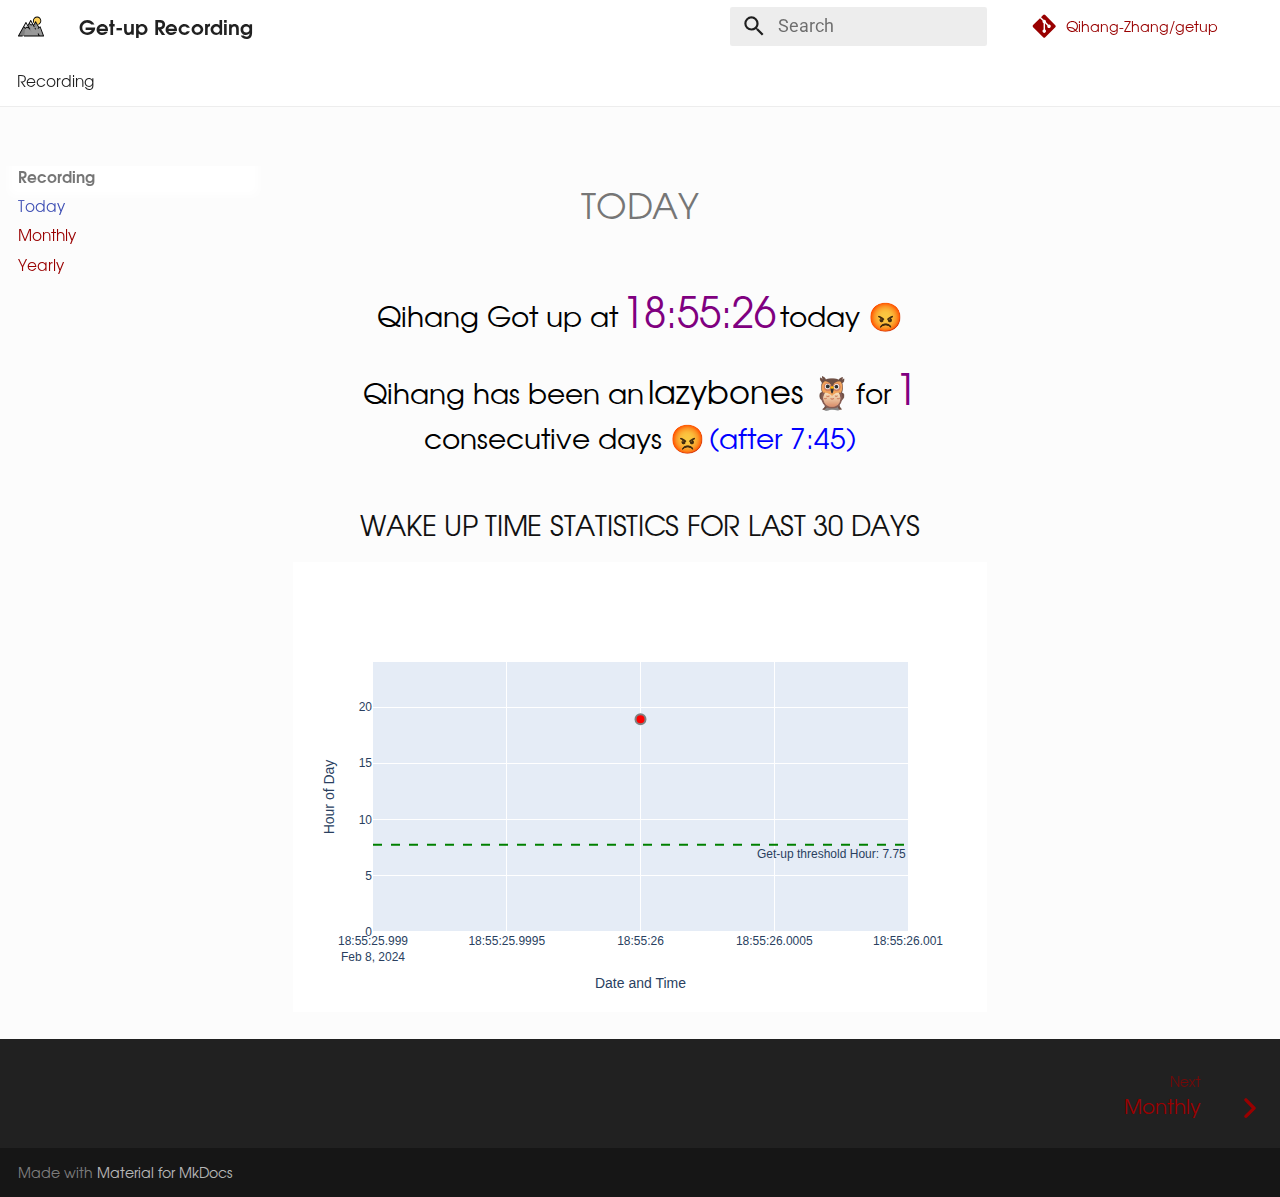
<file: index.html>
<!doctype html>
<html lang="en" class="no-js">
  <head>
    
      <meta charset="utf-8">
      <meta name="viewport" content="width=device-width,initial-scale=1">
      
      
      
        <link rel="canonical" href="https://qihang-zhang.github.io/getup/">
      
      
      
        <link rel="next" href="home/monthly_stats/">
      
      
      <link rel="icon" href="assets/landscape/M2.svg">
      <meta name="generator" content="mkdocs-1.5.3, mkdocs-material-9.5.3">
    
    
      
        <title>Today - Get-up Recording</title>
      
    
    
      <link rel="stylesheet" href="assets/stylesheets/main.50c56a3b.min.css">
      
        
        <link rel="stylesheet" href="assets/stylesheets/palette.06af60db.min.css">
      
      


    
    
      
    
    
      
        
        
        <link rel="preconnect" href="https://fonts.gstatic.com" crossorigin>
        <link rel="stylesheet" href="https://fonts.googleapis.com/css?family=Roboto:300,300i,400,400i,700,700i%7CRoboto+Mono:400,400i,700,700i&display=fallback">
        <style>:root{--md-text-font:"Roboto";--md-code-font:"Roboto Mono"}</style>
      
    
    
      <link rel="stylesheet" href="stylesheets/gothic.css">
    
    <script>__md_scope=new URL(".",location),__md_hash=e=>[...e].reduce((e,_)=>(e<<5)-e+_.charCodeAt(0),0),__md_get=(e,_=localStorage,t=__md_scope)=>JSON.parse(_.getItem(t.pathname+"."+e)),__md_set=(e,_,t=localStorage,a=__md_scope)=>{try{t.setItem(a.pathname+"."+e,JSON.stringify(_))}catch(e){}}</script>
    
      

    
    
    
  </head>
  
  
    
    
    
    
    
    <body dir="ltr" data-md-color-scheme="default" data-md-color-primary="white" data-md-color-accent="light-green">
  
    
    <input class="md-toggle" data-md-toggle="drawer" type="checkbox" id="__drawer" autocomplete="off">
    <input class="md-toggle" data-md-toggle="search" type="checkbox" id="__search" autocomplete="off">
    <label class="md-overlay" for="__drawer"></label>
    <div data-md-component="skip">
      
    </div>
    <div data-md-component="announce">
      
    </div>
    
    
      

<header class="md-header" data-md-component="header">
  <nav class="md-header__inner md-grid" aria-label="Header">
    <a href="https://qihang-zhang.github.io/getup/" title="Get-up Recording" class="md-header__button md-logo" aria-label="Get-up Recording" data-md-component="logo">
      
  <img src="assets/landscape/M1.svg" alt="logo">

    </a>
    <label class="md-header__button md-icon" for="__drawer">
      
      <svg xmlns="http://www.w3.org/2000/svg" viewBox="0 0 24 24"><path d="M3 6h18v2H3V6m0 5h18v2H3v-2m0 5h18v2H3v-2Z"/></svg>
    </label>
    <div class="md-header__title" data-md-component="header-title">
      <div class="md-header__ellipsis">
        <div class="md-header__topic">
          <span class="md-ellipsis">
            Get-up Recording
          </span>
        </div>
        <div class="md-header__topic" data-md-component="header-topic">
          <span class="md-ellipsis">
            
              Today
            
          </span>
        </div>
      </div>
    </div>
    
      
    
    
    
    
      <label class="md-header__button md-icon" for="__search">
        
        <svg xmlns="http://www.w3.org/2000/svg" viewBox="0 0 24 24"><path d="M9.5 3A6.5 6.5 0 0 1 16 9.5c0 1.61-.59 3.09-1.56 4.23l.27.27h.79l5 5-1.5 1.5-5-5v-.79l-.27-.27A6.516 6.516 0 0 1 9.5 16 6.5 6.5 0 0 1 3 9.5 6.5 6.5 0 0 1 9.5 3m0 2C7 5 5 7 5 9.5S7 14 9.5 14 14 12 14 9.5 12 5 9.5 5Z"/></svg>
      </label>
      <div class="md-search" data-md-component="search" role="dialog">
  <label class="md-search__overlay" for="__search"></label>
  <div class="md-search__inner" role="search">
    <form class="md-search__form" name="search">
      <input type="text" class="md-search__input" name="query" aria-label="Search" placeholder="Search" autocapitalize="off" autocorrect="off" autocomplete="off" spellcheck="false" data-md-component="search-query" required>
      <label class="md-search__icon md-icon" for="__search">
        
        <svg xmlns="http://www.w3.org/2000/svg" viewBox="0 0 24 24"><path d="M9.5 3A6.5 6.5 0 0 1 16 9.5c0 1.61-.59 3.09-1.56 4.23l.27.27h.79l5 5-1.5 1.5-5-5v-.79l-.27-.27A6.516 6.516 0 0 1 9.5 16 6.5 6.5 0 0 1 3 9.5 6.5 6.5 0 0 1 9.5 3m0 2C7 5 5 7 5 9.5S7 14 9.5 14 14 12 14 9.5 12 5 9.5 5Z"/></svg>
        
        <svg xmlns="http://www.w3.org/2000/svg" viewBox="0 0 320 512"><!--! Font Awesome Free 6.5.1 by @fontawesome - https://fontawesome.com License - https://fontawesome.com/license/free (Icons: CC BY 4.0, Fonts: SIL OFL 1.1, Code: MIT License) Copyright 2023 Fonticons, Inc.--><path d="M41.4 233.4c-12.5 12.5-12.5 32.8 0 45.3l160 160c12.5 12.5 32.8 12.5 45.3 0s12.5-32.8 0-45.3L109.3 256l137.3-137.4c12.5-12.5 12.5-32.8 0-45.3s-32.8-12.5-45.3 0l-160 160z"/></svg>
      </label>
      <nav class="md-search__options" aria-label="Search">
        
        <button type="reset" class="md-search__icon md-icon" title="Clear" aria-label="Clear" tabindex="-1">
          
          <svg xmlns="http://www.w3.org/2000/svg" viewBox="0 0 24 24"><path d="M19 6.41 17.59 5 12 10.59 6.41 5 5 6.41 10.59 12 5 17.59 6.41 19 12 13.41 17.59 19 19 17.59 13.41 12 19 6.41Z"/></svg>
        </button>
      </nav>
      
    </form>
    <div class="md-search__output">
      <div class="md-search__scrollwrap" data-md-scrollfix>
        <div class="md-search-result" data-md-component="search-result">
          <div class="md-search-result__meta">
            Initializing search
          </div>
          <ol class="md-search-result__list" role="presentation"></ol>
        </div>
      </div>
    </div>
  </div>
</div>
    
    
      <div class="md-header__source">
        <a href="https://github.com/Qihang-Zhang/getup" title="Go to repository" class="md-source" data-md-component="source">
  <div class="md-source__icon md-icon">
    
    <svg xmlns="http://www.w3.org/2000/svg" viewBox="0 0 448 512"><!--! Font Awesome Free 6.5.1 by @fontawesome - https://fontawesome.com License - https://fontawesome.com/license/free (Icons: CC BY 4.0, Fonts: SIL OFL 1.1, Code: MIT License) Copyright 2023 Fonticons, Inc.--><path d="M439.55 236.05 244 40.45a28.87 28.87 0 0 0-40.81 0l-40.66 40.63 51.52 51.52c27.06-9.14 52.68 16.77 43.39 43.68l49.66 49.66c34.23-11.8 61.18 31 35.47 56.69-26.49 26.49-70.21-2.87-56-37.34L240.22 199v121.85c25.3 12.54 22.26 41.85 9.08 55a34.34 34.34 0 0 1-48.55 0c-17.57-17.6-11.07-46.91 11.25-56v-123c-20.8-8.51-24.6-30.74-18.64-45L142.57 101 8.45 235.14a28.86 28.86 0 0 0 0 40.81l195.61 195.6a28.86 28.86 0 0 0 40.8 0l194.69-194.69a28.86 28.86 0 0 0 0-40.81z"/></svg>
  </div>
  <div class="md-source__repository">
    Qihang-Zhang/getup
  </div>
</a>
      </div>
    
  </nav>
  
</header>
    
    <div class="md-container" data-md-component="container">
      
      
        
          
            
<nav class="md-tabs" aria-label="Tabs" data-md-component="tabs">
  <div class="md-grid">
    <ul class="md-tabs__list">
      
        
  
  
    
  
  
    
    
      <li class="md-tabs__item md-tabs__item--active">
        <a href="." class="md-tabs__link">
          
  
  Recording

        </a>
      </li>
    
  

      
    </ul>
  </div>
</nav>
          
        
      
      <main class="md-main" data-md-component="main">
        <div class="md-main__inner md-grid">
          
            
              
              <div class="md-sidebar md-sidebar--primary" data-md-component="sidebar" data-md-type="navigation" >
                <div class="md-sidebar__scrollwrap">
                  <div class="md-sidebar__inner">
                    


  


<nav class="md-nav md-nav--primary md-nav--lifted" aria-label="Navigation" data-md-level="0">
  <label class="md-nav__title" for="__drawer">
    <a href="https://qihang-zhang.github.io/getup/" title="Get-up Recording" class="md-nav__button md-logo" aria-label="Get-up Recording" data-md-component="logo">
      
  <img src="assets/landscape/M1.svg" alt="logo">

    </a>
    Get-up Recording
  </label>
  
    <div class="md-nav__source">
      <a href="https://github.com/Qihang-Zhang/getup" title="Go to repository" class="md-source" data-md-component="source">
  <div class="md-source__icon md-icon">
    
    <svg xmlns="http://www.w3.org/2000/svg" viewBox="0 0 448 512"><!--! Font Awesome Free 6.5.1 by @fontawesome - https://fontawesome.com License - https://fontawesome.com/license/free (Icons: CC BY 4.0, Fonts: SIL OFL 1.1, Code: MIT License) Copyright 2023 Fonticons, Inc.--><path d="M439.55 236.05 244 40.45a28.87 28.87 0 0 0-40.81 0l-40.66 40.63 51.52 51.52c27.06-9.14 52.68 16.77 43.39 43.68l49.66 49.66c34.23-11.8 61.18 31 35.47 56.69-26.49 26.49-70.21-2.87-56-37.34L240.22 199v121.85c25.3 12.54 22.26 41.85 9.08 55a34.34 34.34 0 0 1-48.55 0c-17.57-17.6-11.07-46.91 11.25-56v-123c-20.8-8.51-24.6-30.74-18.64-45L142.57 101 8.45 235.14a28.86 28.86 0 0 0 0 40.81l195.61 195.6a28.86 28.86 0 0 0 40.8 0l194.69-194.69a28.86 28.86 0 0 0 0-40.81z"/></svg>
  </div>
  <div class="md-source__repository">
    Qihang-Zhang/getup
  </div>
</a>
    </div>
  
  <ul class="md-nav__list" data-md-scrollfix>
    
      
      
  
  
    
  
  
  
    
    
    
    
    
      
      
    
    <li class="md-nav__item md-nav__item--active md-nav__item--section md-nav__item--nested">
      
        
        
        
        <input class="md-nav__toggle md-toggle " type="checkbox" id="__nav_1" checked>
        
          
          <label class="md-nav__link" for="__nav_1" id="__nav_1_label" tabindex="">
            
  
  <span class="md-ellipsis">
    Recording
  </span>
  

            <span class="md-nav__icon md-icon"></span>
          </label>
        
        <nav class="md-nav" data-md-level="1" aria-labelledby="__nav_1_label" aria-expanded="true">
          <label class="md-nav__title" for="__nav_1">
            <span class="md-nav__icon md-icon"></span>
            Recording
          </label>
          <ul class="md-nav__list" data-md-scrollfix>
            
              
                
  
  
    
  
  
  
    <li class="md-nav__item md-nav__item--active">
      
      <input class="md-nav__toggle md-toggle" type="checkbox" id="__toc">
      
      
      
      <a href="." class="md-nav__link md-nav__link--active">
        
  
  <span class="md-ellipsis">
    Today
  </span>
  

      </a>
      
    </li>
  

              
            
              
                
  
  
  
  
    <li class="md-nav__item">
      <a href="home/monthly_stats/" class="md-nav__link">
        
  
  <span class="md-ellipsis">
    Monthly
  </span>
  

      </a>
    </li>
  

              
            
              
                
  
  
  
  
    <li class="md-nav__item">
      <a href="home/yearly_stats/" class="md-nav__link">
        
  
  <span class="md-ellipsis">
    Yearly
  </span>
  

      </a>
    </li>
  

              
            
          </ul>
        </nav>
      
    </li>
  

    
  </ul>
</nav>
                  </div>
                </div>
              </div>
            
            
              
              <div class="md-sidebar md-sidebar--secondary" data-md-component="sidebar" data-md-type="toc" >
                <div class="md-sidebar__scrollwrap">
                  <div class="md-sidebar__inner">
                    

<nav class="md-nav md-nav--secondary" aria-label="Table of contents">
  
  
  
  
</nav>
                  </div>
                </div>
              </div>
            
          
          
            <div class="md-content" data-md-component="content">
              <article class="md-content__inner md-typeset">
                
                  

  
  


  <h1>Today</h1>

<!DOCTYPE html>
<html lang="en">
<body>
    <center>
    <p>
        <span style="font-size: 28px; color: black;">Qihang Got up at</span>
        <span style="font-size: 40px; color: purple;"> 18:55:26</span>
        <span style="font-size: 28px; color: black;"> today 😡</span>
    </p>
    </center>
</body>
<body>
    <center>
    <p>
        <span style="font-size: 28px; color: black;">Qihang has been an</span>
        <span style="font-size: 32px; color: black;"> lazybones 🦉</span>
        <span style="font-size: 28px; color: black;"> for</span>
        <span style="font-size: 40px; color: purple;">  1</span>
        <span style="font-size: 28px; color: black;"> consecutive days 😡</span>
        <span style="font-size: 28px; color: blue;"> (after 7:45)</span>
    </p>
    </center>
</body>
<body>
    <center><h2>Wake Up Time Statistics for Last 30 days</h2></center>
    <div class="container">
        <div class="img">
            <div>                        <script type="text/javascript">window.PlotlyConfig = {MathJaxConfig: 'local'};</script>
        <script src="https://cdn.plot.ly/plotly-2.12.1.min.js"></script>                <div id="b1c7a1ea-a06d-4bb0-8bd8-afd895c8d890" class="plotly-graph-div" style="height:100%; width:100%;"></div>            <script type="text/javascript">                                    window.PLOTLYENV=window.PLOTLYENV || {};                                    if (document.getElementById("b1c7a1ea-a06d-4bb0-8bd8-afd895c8d890")) {                    Plotly.newPlot(                        "b1c7a1ea-a06d-4bb0-8bd8-afd895c8d890",                        [{"line":{"color":"grey","width":2},"marker":{"color":["red"],"line":{"width":2},"size":10},"mode":"lines+markers","x":["2024-02-08 18:55:26"],"y":[18.916666666666668],"type":"scatter"}],                        {"template":{"data":{"histogram2dcontour":[{"type":"histogram2dcontour","colorbar":{"outlinewidth":0,"ticks":""},"colorscale":[[0.0,"#0d0887"],[0.1111111111111111,"#46039f"],[0.2222222222222222,"#7201a8"],[0.3333333333333333,"#9c179e"],[0.4444444444444444,"#bd3786"],[0.5555555555555556,"#d8576b"],[0.6666666666666666,"#ed7953"],[0.7777777777777778,"#fb9f3a"],[0.8888888888888888,"#fdca26"],[1.0,"#f0f921"]]}],"choropleth":[{"type":"choropleth","colorbar":{"outlinewidth":0,"ticks":""}}],"histogram2d":[{"type":"histogram2d","colorbar":{"outlinewidth":0,"ticks":""},"colorscale":[[0.0,"#0d0887"],[0.1111111111111111,"#46039f"],[0.2222222222222222,"#7201a8"],[0.3333333333333333,"#9c179e"],[0.4444444444444444,"#bd3786"],[0.5555555555555556,"#d8576b"],[0.6666666666666666,"#ed7953"],[0.7777777777777778,"#fb9f3a"],[0.8888888888888888,"#fdca26"],[1.0,"#f0f921"]]}],"heatmap":[{"type":"heatmap","colorbar":{"outlinewidth":0,"ticks":""},"colorscale":[[0.0,"#0d0887"],[0.1111111111111111,"#46039f"],[0.2222222222222222,"#7201a8"],[0.3333333333333333,"#9c179e"],[0.4444444444444444,"#bd3786"],[0.5555555555555556,"#d8576b"],[0.6666666666666666,"#ed7953"],[0.7777777777777778,"#fb9f3a"],[0.8888888888888888,"#fdca26"],[1.0,"#f0f921"]]}],"heatmapgl":[{"type":"heatmapgl","colorbar":{"outlinewidth":0,"ticks":""},"colorscale":[[0.0,"#0d0887"],[0.1111111111111111,"#46039f"],[0.2222222222222222,"#7201a8"],[0.3333333333333333,"#9c179e"],[0.4444444444444444,"#bd3786"],[0.5555555555555556,"#d8576b"],[0.6666666666666666,"#ed7953"],[0.7777777777777778,"#fb9f3a"],[0.8888888888888888,"#fdca26"],[1.0,"#f0f921"]]}],"contourcarpet":[{"type":"contourcarpet","colorbar":{"outlinewidth":0,"ticks":""}}],"contour":[{"type":"contour","colorbar":{"outlinewidth":0,"ticks":""},"colorscale":[[0.0,"#0d0887"],[0.1111111111111111,"#46039f"],[0.2222222222222222,"#7201a8"],[0.3333333333333333,"#9c179e"],[0.4444444444444444,"#bd3786"],[0.5555555555555556,"#d8576b"],[0.6666666666666666,"#ed7953"],[0.7777777777777778,"#fb9f3a"],[0.8888888888888888,"#fdca26"],[1.0,"#f0f921"]]}],"surface":[{"type":"surface","colorbar":{"outlinewidth":0,"ticks":""},"colorscale":[[0.0,"#0d0887"],[0.1111111111111111,"#46039f"],[0.2222222222222222,"#7201a8"],[0.3333333333333333,"#9c179e"],[0.4444444444444444,"#bd3786"],[0.5555555555555556,"#d8576b"],[0.6666666666666666,"#ed7953"],[0.7777777777777778,"#fb9f3a"],[0.8888888888888888,"#fdca26"],[1.0,"#f0f921"]]}],"mesh3d":[{"type":"mesh3d","colorbar":{"outlinewidth":0,"ticks":""}}],"scatter":[{"fillpattern":{"fillmode":"overlay","size":10,"solidity":0.2},"type":"scatter"}],"parcoords":[{"type":"parcoords","line":{"colorbar":{"outlinewidth":0,"ticks":""}}}],"scatterpolargl":[{"type":"scatterpolargl","marker":{"colorbar":{"outlinewidth":0,"ticks":""}}}],"bar":[{"error_x":{"color":"#2a3f5f"},"error_y":{"color":"#2a3f5f"},"marker":{"line":{"color":"#E5ECF6","width":0.5},"pattern":{"fillmode":"overlay","size":10,"solidity":0.2}},"type":"bar"}],"scattergeo":[{"type":"scattergeo","marker":{"colorbar":{"outlinewidth":0,"ticks":""}}}],"scatterpolar":[{"type":"scatterpolar","marker":{"colorbar":{"outlinewidth":0,"ticks":""}}}],"histogram":[{"marker":{"pattern":{"fillmode":"overlay","size":10,"solidity":0.2}},"type":"histogram"}],"scattergl":[{"type":"scattergl","marker":{"colorbar":{"outlinewidth":0,"ticks":""}}}],"scatter3d":[{"type":"scatter3d","line":{"colorbar":{"outlinewidth":0,"ticks":""}},"marker":{"colorbar":{"outlinewidth":0,"ticks":""}}}],"scattermapbox":[{"type":"scattermapbox","marker":{"colorbar":{"outlinewidth":0,"ticks":""}}}],"scatterternary":[{"type":"scatterternary","marker":{"colorbar":{"outlinewidth":0,"ticks":""}}}],"scattercarpet":[{"type":"scattercarpet","marker":{"colorbar":{"outlinewidth":0,"ticks":""}}}],"carpet":[{"aaxis":{"endlinecolor":"#2a3f5f","gridcolor":"white","linecolor":"white","minorgridcolor":"white","startlinecolor":"#2a3f5f"},"baxis":{"endlinecolor":"#2a3f5f","gridcolor":"white","linecolor":"white","minorgridcolor":"white","startlinecolor":"#2a3f5f"},"type":"carpet"}],"table":[{"cells":{"fill":{"color":"#EBF0F8"},"line":{"color":"white"}},"header":{"fill":{"color":"#C8D4E3"},"line":{"color":"white"}},"type":"table"}],"barpolar":[{"marker":{"line":{"color":"#E5ECF6","width":0.5},"pattern":{"fillmode":"overlay","size":10,"solidity":0.2}},"type":"barpolar"}],"pie":[{"automargin":true,"type":"pie"}]},"layout":{"autotypenumbers":"strict","colorway":["#636efa","#EF553B","#00cc96","#ab63fa","#FFA15A","#19d3f3","#FF6692","#B6E880","#FF97FF","#FECB52"],"font":{"color":"#2a3f5f"},"hovermode":"closest","hoverlabel":{"align":"left"},"paper_bgcolor":"white","plot_bgcolor":"#E5ECF6","polar":{"bgcolor":"#E5ECF6","angularaxis":{"gridcolor":"white","linecolor":"white","ticks":""},"radialaxis":{"gridcolor":"white","linecolor":"white","ticks":""}},"ternary":{"bgcolor":"#E5ECF6","aaxis":{"gridcolor":"white","linecolor":"white","ticks":""},"baxis":{"gridcolor":"white","linecolor":"white","ticks":""},"caxis":{"gridcolor":"white","linecolor":"white","ticks":""}},"coloraxis":{"colorbar":{"outlinewidth":0,"ticks":""}},"colorscale":{"sequential":[[0.0,"#0d0887"],[0.1111111111111111,"#46039f"],[0.2222222222222222,"#7201a8"],[0.3333333333333333,"#9c179e"],[0.4444444444444444,"#bd3786"],[0.5555555555555556,"#d8576b"],[0.6666666666666666,"#ed7953"],[0.7777777777777778,"#fb9f3a"],[0.8888888888888888,"#fdca26"],[1.0,"#f0f921"]],"sequentialminus":[[0.0,"#0d0887"],[0.1111111111111111,"#46039f"],[0.2222222222222222,"#7201a8"],[0.3333333333333333,"#9c179e"],[0.4444444444444444,"#bd3786"],[0.5555555555555556,"#d8576b"],[0.6666666666666666,"#ed7953"],[0.7777777777777778,"#fb9f3a"],[0.8888888888888888,"#fdca26"],[1.0,"#f0f921"]],"diverging":[[0,"#8e0152"],[0.1,"#c51b7d"],[0.2,"#de77ae"],[0.3,"#f1b6da"],[0.4,"#fde0ef"],[0.5,"#f7f7f7"],[0.6,"#e6f5d0"],[0.7,"#b8e186"],[0.8,"#7fbc41"],[0.9,"#4d9221"],[1,"#276419"]]},"xaxis":{"gridcolor":"white","linecolor":"white","ticks":"","title":{"standoff":15},"zerolinecolor":"white","automargin":true,"zerolinewidth":2},"yaxis":{"gridcolor":"white","linecolor":"white","ticks":"","title":{"standoff":15},"zerolinecolor":"white","automargin":true,"zerolinewidth":2},"scene":{"xaxis":{"backgroundcolor":"#E5ECF6","gridcolor":"white","linecolor":"white","showbackground":true,"ticks":"","zerolinecolor":"white","gridwidth":2},"yaxis":{"backgroundcolor":"#E5ECF6","gridcolor":"white","linecolor":"white","showbackground":true,"ticks":"","zerolinecolor":"white","gridwidth":2},"zaxis":{"backgroundcolor":"#E5ECF6","gridcolor":"white","linecolor":"white","showbackground":true,"ticks":"","zerolinecolor":"white","gridwidth":2}},"shapedefaults":{"line":{"color":"#2a3f5f"}},"annotationdefaults":{"arrowcolor":"#2a3f5f","arrowhead":0,"arrowwidth":1},"geo":{"bgcolor":"white","landcolor":"#E5ECF6","subunitcolor":"white","showland":true,"showlakes":true,"lakecolor":"white"},"title":{"x":0.05},"mapbox":{"style":"light"}}},"shapes":[{"line":{"color":"green","dash":"dash","width":2},"type":"line","x0":0,"x1":1,"xref":"x domain","y0":7.75,"y1":7.75,"yref":"y"}],"annotations":[{"showarrow":false,"text":"Get-up threshold Hour: 7.75","x":1,"xanchor":"right","xref":"x domain","y":7.75,"yanchor":"top","yref":"y"}],"yaxis":{"title":{"text":"Hour of Day"},"range":[0,24]},"title":{"text":""},"xaxis":{"title":{"text":"Date and Time"}}},                        {"responsive": true}                    )                };                            </script>        </div>
        </div>
    </div>
</body>
</html>












                
              </article>
            </div>
          
          
<script>var target=document.getElementById(location.hash.slice(1));target&&target.name&&(target.checked=target.name.startsWith("__tabbed_"))</script>
        </div>
        
      </main>
      
        <footer class="md-footer">
  
    
      
      <nav class="md-footer__inner md-grid" aria-label="Footer" >
        
        
          
          <a href="home/monthly_stats/" class="md-footer__link md-footer__link--next" aria-label="Next: Monthly">
            <div class="md-footer__title">
              <span class="md-footer__direction">
                Next
              </span>
              <div class="md-ellipsis">
                Monthly
              </div>
            </div>
            <div class="md-footer__button md-icon">
              
              <svg xmlns="http://www.w3.org/2000/svg" viewBox="0 0 320 512"><!--! Font Awesome Free 6.5.1 by @fontawesome - https://fontawesome.com License - https://fontawesome.com/license/free (Icons: CC BY 4.0, Fonts: SIL OFL 1.1, Code: MIT License) Copyright 2023 Fonticons, Inc.--><path d="M278.6 233.4c12.5 12.5 12.5 32.8 0 45.3l-160 160c-12.5 12.5-32.8 12.5-45.3 0s-12.5-32.8 0-45.3L210.7 256 73.4 118.6c-12.5-12.5-12.5-32.8 0-45.3s32.8-12.5 45.3 0l160 160z"/></svg>
            </div>
          </a>
        
      </nav>
    
  
  <div class="md-footer-meta md-typeset">
    <div class="md-footer-meta__inner md-grid">
      <div class="md-copyright">
  
  
    Made with
    <a href="https://squidfunk.github.io/mkdocs-material/" target="_blank" rel="noopener">
      Material for MkDocs
    </a>
  
</div>
      
    </div>
  </div>
</footer>
      
    </div>
    <div class="md-dialog" data-md-component="dialog">
      <div class="md-dialog__inner md-typeset"></div>
    </div>
    
    
    <script id="__config" type="application/json">{"base": ".", "features": ["navigation.tabs", "header.autohide", "navigation.footer"], "search": "assets/javascripts/workers/search.f886a092.min.js", "translations": {"clipboard.copied": "Copied to clipboard", "clipboard.copy": "Copy to clipboard", "search.result.more.one": "1 more on this page", "search.result.more.other": "# more on this page", "search.result.none": "No matching documents", "search.result.one": "1 matching document", "search.result.other": "# matching documents", "search.result.placeholder": "Type to start searching", "search.result.term.missing": "Missing", "select.version": "Select version"}}</script>
    
    
      <script src="assets/javascripts/bundle.d7c377c4.min.js"></script>
      
    
  </body>
</html>
</file>
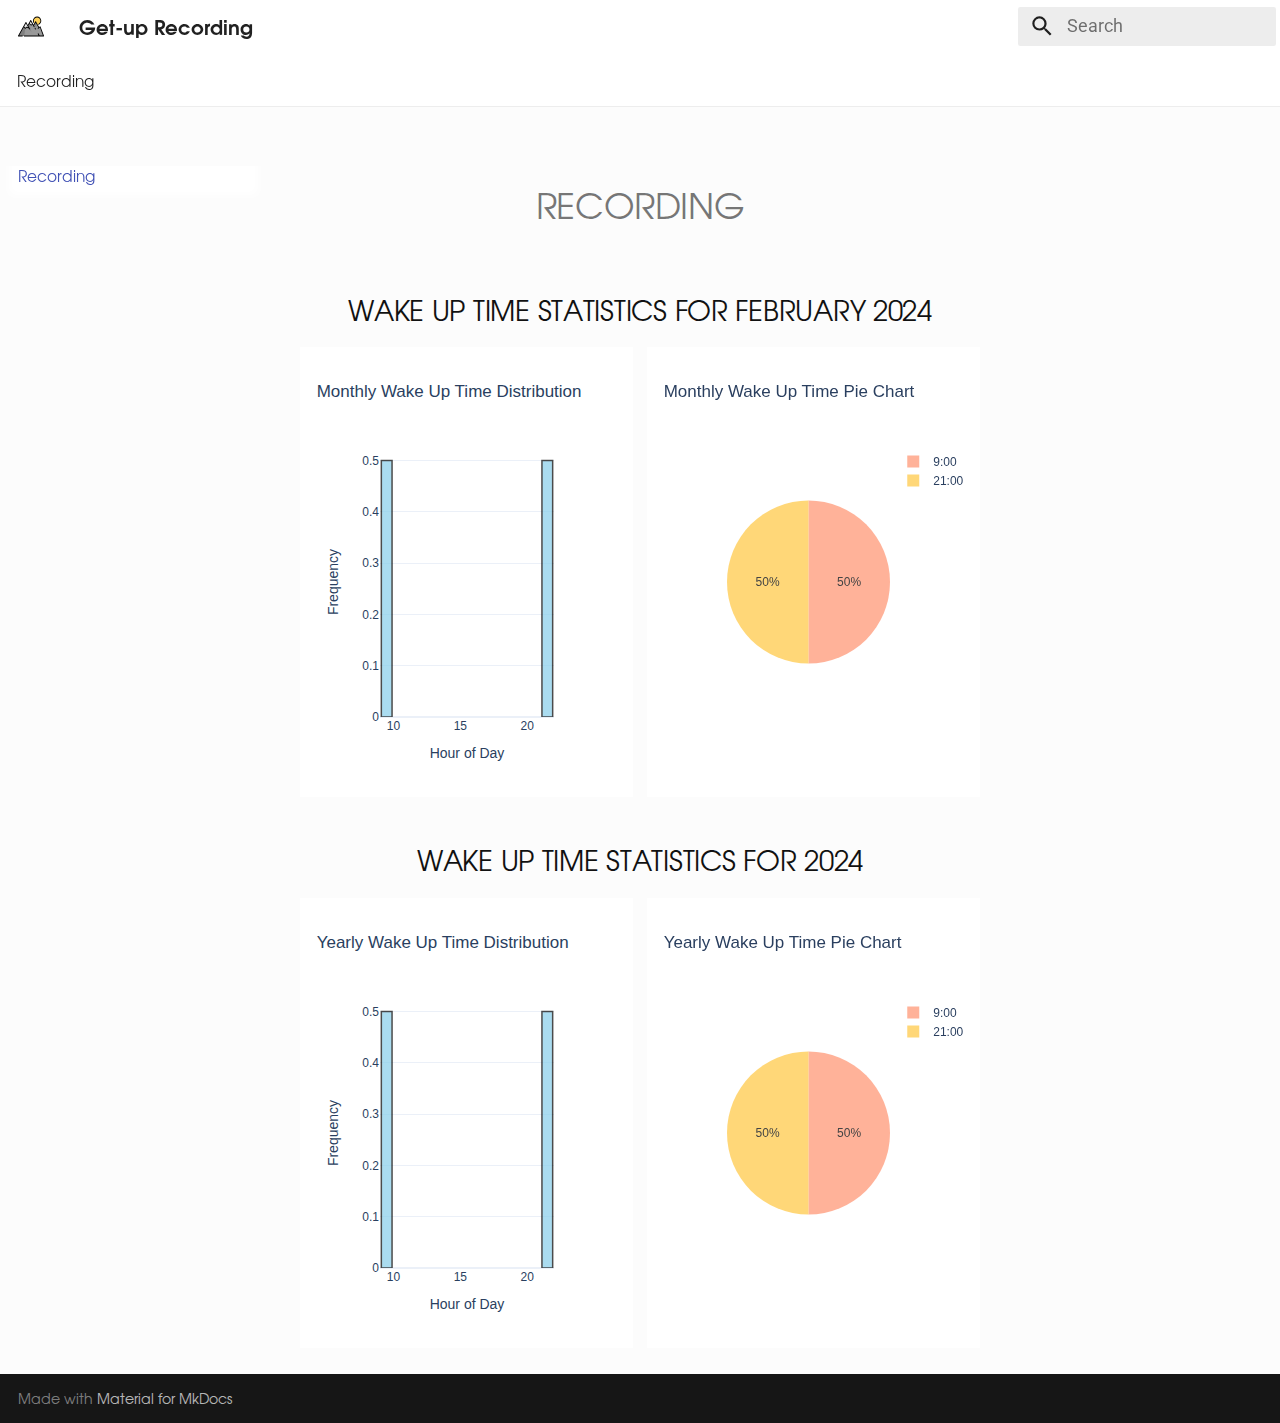
<file: site/index.html>
<!doctype html>
<html lang="en" class="no-js">
  <head>
    
      <meta charset="utf-8">
      <meta name="viewport" content="width=device-width,initial-scale=1">
      
      
      
        <link rel="canonical" href="https://qihang-zhang.github.io/getup/">
      
      
      
      
      <link rel="icon" href="assets/landscape/M2.svg">
      <meta name="generator" content="mkdocs-1.5.3, mkdocs-material-9.5.3">
    
    
      
        <title>Get-up Recording</title>
      
    
    
      <link rel="stylesheet" href="assets/stylesheets/main.50c56a3b.min.css">
      
        
        <link rel="stylesheet" href="assets/stylesheets/palette.06af60db.min.css">
      
      


    
    
      
    
    
      
        
        
        <link rel="preconnect" href="https://fonts.gstatic.com" crossorigin>
        <link rel="stylesheet" href="https://fonts.googleapis.com/css?family=Roboto:300,300i,400,400i,700,700i%7CRoboto+Mono:400,400i,700,700i&display=fallback">
        <style>:root{--md-text-font:"Roboto";--md-code-font:"Roboto Mono"}</style>
      
    
    
      <link rel="stylesheet" href="stylesheets/gothic.css">
    
    <script>__md_scope=new URL(".",location),__md_hash=e=>[...e].reduce((e,_)=>(e<<5)-e+_.charCodeAt(0),0),__md_get=(e,_=localStorage,t=__md_scope)=>JSON.parse(_.getItem(t.pathname+"."+e)),__md_set=(e,_,t=localStorage,a=__md_scope)=>{try{t.setItem(a.pathname+"."+e,JSON.stringify(_))}catch(e){}}</script>
    
      

    
    
    
  </head>
  
  
    
    
    
    
    
    <body dir="ltr" data-md-color-scheme="default" data-md-color-primary="white" data-md-color-accent="light-green">
  
    
    <input class="md-toggle" data-md-toggle="drawer" type="checkbox" id="__drawer" autocomplete="off">
    <input class="md-toggle" data-md-toggle="search" type="checkbox" id="__search" autocomplete="off">
    <label class="md-overlay" for="__drawer"></label>
    <div data-md-component="skip">
      
    </div>
    <div data-md-component="announce">
      
    </div>
    
    
      

<header class="md-header" data-md-component="header">
  <nav class="md-header__inner md-grid" aria-label="Header">
    <a href="https://qihang-zhang.github.io/getup/" title="Get-up Recording" class="md-header__button md-logo" aria-label="Get-up Recording" data-md-component="logo">
      
  <img src="assets/landscape/M1.svg" alt="logo">

    </a>
    <label class="md-header__button md-icon" for="__drawer">
      
      <svg xmlns="http://www.w3.org/2000/svg" viewBox="0 0 24 24"><path d="M3 6h18v2H3V6m0 5h18v2H3v-2m0 5h18v2H3v-2Z"/></svg>
    </label>
    <div class="md-header__title" data-md-component="header-title">
      <div class="md-header__ellipsis">
        <div class="md-header__topic">
          <span class="md-ellipsis">
            Get-up Recording
          </span>
        </div>
        <div class="md-header__topic" data-md-component="header-topic">
          <span class="md-ellipsis">
            
              Recording
            
          </span>
        </div>
      </div>
    </div>
    
      
    
    
    
    
      <label class="md-header__button md-icon" for="__search">
        
        <svg xmlns="http://www.w3.org/2000/svg" viewBox="0 0 24 24"><path d="M9.5 3A6.5 6.5 0 0 1 16 9.5c0 1.61-.59 3.09-1.56 4.23l.27.27h.79l5 5-1.5 1.5-5-5v-.79l-.27-.27A6.516 6.516 0 0 1 9.5 16 6.5 6.5 0 0 1 3 9.5 6.5 6.5 0 0 1 9.5 3m0 2C7 5 5 7 5 9.5S7 14 9.5 14 14 12 14 9.5 12 5 9.5 5Z"/></svg>
      </label>
      <div class="md-search" data-md-component="search" role="dialog">
  <label class="md-search__overlay" for="__search"></label>
  <div class="md-search__inner" role="search">
    <form class="md-search__form" name="search">
      <input type="text" class="md-search__input" name="query" aria-label="Search" placeholder="Search" autocapitalize="off" autocorrect="off" autocomplete="off" spellcheck="false" data-md-component="search-query" required>
      <label class="md-search__icon md-icon" for="__search">
        
        <svg xmlns="http://www.w3.org/2000/svg" viewBox="0 0 24 24"><path d="M9.5 3A6.5 6.5 0 0 1 16 9.5c0 1.61-.59 3.09-1.56 4.23l.27.27h.79l5 5-1.5 1.5-5-5v-.79l-.27-.27A6.516 6.516 0 0 1 9.5 16 6.5 6.5 0 0 1 3 9.5 6.5 6.5 0 0 1 9.5 3m0 2C7 5 5 7 5 9.5S7 14 9.5 14 14 12 14 9.5 12 5 9.5 5Z"/></svg>
        
        <svg xmlns="http://www.w3.org/2000/svg" viewBox="0 0 320 512"><!--! Font Awesome Free 6.5.1 by @fontawesome - https://fontawesome.com License - https://fontawesome.com/license/free (Icons: CC BY 4.0, Fonts: SIL OFL 1.1, Code: MIT License) Copyright 2023 Fonticons, Inc.--><path d="M41.4 233.4c-12.5 12.5-12.5 32.8 0 45.3l160 160c12.5 12.5 32.8 12.5 45.3 0s12.5-32.8 0-45.3L109.3 256l137.3-137.4c12.5-12.5 12.5-32.8 0-45.3s-32.8-12.5-45.3 0l-160 160z"/></svg>
      </label>
      <nav class="md-search__options" aria-label="Search">
        
        <button type="reset" class="md-search__icon md-icon" title="Clear" aria-label="Clear" tabindex="-1">
          
          <svg xmlns="http://www.w3.org/2000/svg" viewBox="0 0 24 24"><path d="M19 6.41 17.59 5 12 10.59 6.41 5 5 6.41 10.59 12 5 17.59 6.41 19 12 13.41 17.59 19 19 17.59 13.41 12 19 6.41Z"/></svg>
        </button>
      </nav>
      
    </form>
    <div class="md-search__output">
      <div class="md-search__scrollwrap" data-md-scrollfix>
        <div class="md-search-result" data-md-component="search-result">
          <div class="md-search-result__meta">
            Initializing search
          </div>
          <ol class="md-search-result__list" role="presentation"></ol>
        </div>
      </div>
    </div>
  </div>
</div>
    
    
  </nav>
  
</header>
    
    <div class="md-container" data-md-component="container">
      
      
        
          
            
<nav class="md-tabs" aria-label="Tabs" data-md-component="tabs">
  <div class="md-grid">
    <ul class="md-tabs__list">
      
        
  
  
    
  
  
    <li class="md-tabs__item md-tabs__item--active">
      <a href="." class="md-tabs__link">
        
  
    
  
  Recording

      </a>
    </li>
  

      
    </ul>
  </div>
</nav>
          
        
      
      <main class="md-main" data-md-component="main">
        <div class="md-main__inner md-grid">
          
            
              
              <div class="md-sidebar md-sidebar--primary" data-md-component="sidebar" data-md-type="navigation" >
                <div class="md-sidebar__scrollwrap">
                  <div class="md-sidebar__inner">
                    


  


<nav class="md-nav md-nav--primary md-nav--lifted" aria-label="Navigation" data-md-level="0">
  <label class="md-nav__title" for="__drawer">
    <a href="https://qihang-zhang.github.io/getup/" title="Get-up Recording" class="md-nav__button md-logo" aria-label="Get-up Recording" data-md-component="logo">
      
  <img src="assets/landscape/M1.svg" alt="logo">

    </a>
    Get-up Recording
  </label>
  
  <ul class="md-nav__list" data-md-scrollfix>
    
      
      
  
  
    
  
  
  
    <li class="md-nav__item md-nav__item--active">
      
      <input class="md-nav__toggle md-toggle" type="checkbox" id="__toc">
      
      
      
      <a href="." class="md-nav__link md-nav__link--active">
        
  
  <span class="md-ellipsis">
    Recording
  </span>
  

      </a>
      
    </li>
  

    
  </ul>
</nav>
                  </div>
                </div>
              </div>
            
            
              
              <div class="md-sidebar md-sidebar--secondary" data-md-component="sidebar" data-md-type="toc" >
                <div class="md-sidebar__scrollwrap">
                  <div class="md-sidebar__inner">
                    

<nav class="md-nav md-nav--secondary" aria-label="Table of contents">
  
  
  
  
</nav>
                  </div>
                </div>
              </div>
            
          
          
            <div class="md-content" data-md-component="content">
              <article class="md-content__inner md-typeset">
                
                  


  <h1>Recording</h1>

<!DOCTYPE html>
<html lang="en">
<head>
    <meta charset="UTF-8">
    <title>Wake Up Time Statistics</title>
    <style>
        .container {
            display: flex;
            justify-content: space-around;
            align-items: center;
        }
        .item {
            flex-basis: 48%;
        }
        img {
            max-width: 100%;
            height: auto;
        }
        .chart-container {
            text-align: center;
        }
    </style>
</head>
<body>
    <center><h2>Wake Up Time Statistics for February 2024</h2></center>
    <div class="container">
        <div class="item">
            <div>                        <script type="text/javascript">window.PlotlyConfig = {MathJaxConfig: 'local'};</script>
        <script src="https://cdn.plot.ly/plotly-2.12.1.min.js"></script>                <div id="673a6853-9b97-49b1-8386-0377eb806323" class="plotly-graph-div" style="height:100%; width:100%;"></div>            <script type="text/javascript">                                    window.PLOTLYENV=window.PLOTLYENV || {};                                    if (document.getElementById("673a6853-9b97-49b1-8386-0377eb806323")) {                    Plotly.newPlot(                        "673a6853-9b97-49b1-8386-0377eb806323",                        [{"histnorm":"probability","marker":{"color":"skyblue","line":{"color":"black","width":1.5}},"opacity":0.7,"x":[9.15,21.083333333333332],"xbins":{"end":24,"size":1,"start":0},"type":"histogram"}],                        {"template":{"data":{"barpolar":[{"marker":{"line":{"color":"white","width":0.5},"pattern":{"fillmode":"overlay","size":10,"solidity":0.2}},"type":"barpolar"}],"bar":[{"error_x":{"color":"#2a3f5f"},"error_y":{"color":"#2a3f5f"},"marker":{"line":{"color":"white","width":0.5},"pattern":{"fillmode":"overlay","size":10,"solidity":0.2}},"type":"bar"}],"carpet":[{"aaxis":{"endlinecolor":"#2a3f5f","gridcolor":"#C8D4E3","linecolor":"#C8D4E3","minorgridcolor":"#C8D4E3","startlinecolor":"#2a3f5f"},"baxis":{"endlinecolor":"#2a3f5f","gridcolor":"#C8D4E3","linecolor":"#C8D4E3","minorgridcolor":"#C8D4E3","startlinecolor":"#2a3f5f"},"type":"carpet"}],"choropleth":[{"colorbar":{"outlinewidth":0,"ticks":""},"type":"choropleth"}],"contourcarpet":[{"colorbar":{"outlinewidth":0,"ticks":""},"type":"contourcarpet"}],"contour":[{"colorbar":{"outlinewidth":0,"ticks":""},"colorscale":[[0.0,"#0d0887"],[0.1111111111111111,"#46039f"],[0.2222222222222222,"#7201a8"],[0.3333333333333333,"#9c179e"],[0.4444444444444444,"#bd3786"],[0.5555555555555556,"#d8576b"],[0.6666666666666666,"#ed7953"],[0.7777777777777778,"#fb9f3a"],[0.8888888888888888,"#fdca26"],[1.0,"#f0f921"]],"type":"contour"}],"heatmapgl":[{"colorbar":{"outlinewidth":0,"ticks":""},"colorscale":[[0.0,"#0d0887"],[0.1111111111111111,"#46039f"],[0.2222222222222222,"#7201a8"],[0.3333333333333333,"#9c179e"],[0.4444444444444444,"#bd3786"],[0.5555555555555556,"#d8576b"],[0.6666666666666666,"#ed7953"],[0.7777777777777778,"#fb9f3a"],[0.8888888888888888,"#fdca26"],[1.0,"#f0f921"]],"type":"heatmapgl"}],"heatmap":[{"colorbar":{"outlinewidth":0,"ticks":""},"colorscale":[[0.0,"#0d0887"],[0.1111111111111111,"#46039f"],[0.2222222222222222,"#7201a8"],[0.3333333333333333,"#9c179e"],[0.4444444444444444,"#bd3786"],[0.5555555555555556,"#d8576b"],[0.6666666666666666,"#ed7953"],[0.7777777777777778,"#fb9f3a"],[0.8888888888888888,"#fdca26"],[1.0,"#f0f921"]],"type":"heatmap"}],"histogram2dcontour":[{"colorbar":{"outlinewidth":0,"ticks":""},"colorscale":[[0.0,"#0d0887"],[0.1111111111111111,"#46039f"],[0.2222222222222222,"#7201a8"],[0.3333333333333333,"#9c179e"],[0.4444444444444444,"#bd3786"],[0.5555555555555556,"#d8576b"],[0.6666666666666666,"#ed7953"],[0.7777777777777778,"#fb9f3a"],[0.8888888888888888,"#fdca26"],[1.0,"#f0f921"]],"type":"histogram2dcontour"}],"histogram2d":[{"colorbar":{"outlinewidth":0,"ticks":""},"colorscale":[[0.0,"#0d0887"],[0.1111111111111111,"#46039f"],[0.2222222222222222,"#7201a8"],[0.3333333333333333,"#9c179e"],[0.4444444444444444,"#bd3786"],[0.5555555555555556,"#d8576b"],[0.6666666666666666,"#ed7953"],[0.7777777777777778,"#fb9f3a"],[0.8888888888888888,"#fdca26"],[1.0,"#f0f921"]],"type":"histogram2d"}],"histogram":[{"marker":{"pattern":{"fillmode":"overlay","size":10,"solidity":0.2}},"type":"histogram"}],"mesh3d":[{"colorbar":{"outlinewidth":0,"ticks":""},"type":"mesh3d"}],"parcoords":[{"line":{"colorbar":{"outlinewidth":0,"ticks":""}},"type":"parcoords"}],"pie":[{"automargin":true,"type":"pie"}],"scatter3d":[{"line":{"colorbar":{"outlinewidth":0,"ticks":""}},"marker":{"colorbar":{"outlinewidth":0,"ticks":""}},"type":"scatter3d"}],"scattercarpet":[{"marker":{"colorbar":{"outlinewidth":0,"ticks":""}},"type":"scattercarpet"}],"scattergeo":[{"marker":{"colorbar":{"outlinewidth":0,"ticks":""}},"type":"scattergeo"}],"scattergl":[{"marker":{"colorbar":{"outlinewidth":0,"ticks":""}},"type":"scattergl"}],"scattermapbox":[{"marker":{"colorbar":{"outlinewidth":0,"ticks":""}},"type":"scattermapbox"}],"scatterpolargl":[{"marker":{"colorbar":{"outlinewidth":0,"ticks":""}},"type":"scatterpolargl"}],"scatterpolar":[{"marker":{"colorbar":{"outlinewidth":0,"ticks":""}},"type":"scatterpolar"}],"scatter":[{"fillpattern":{"fillmode":"overlay","size":10,"solidity":0.2},"type":"scatter"}],"scatterternary":[{"marker":{"colorbar":{"outlinewidth":0,"ticks":""}},"type":"scatterternary"}],"surface":[{"colorbar":{"outlinewidth":0,"ticks":""},"colorscale":[[0.0,"#0d0887"],[0.1111111111111111,"#46039f"],[0.2222222222222222,"#7201a8"],[0.3333333333333333,"#9c179e"],[0.4444444444444444,"#bd3786"],[0.5555555555555556,"#d8576b"],[0.6666666666666666,"#ed7953"],[0.7777777777777778,"#fb9f3a"],[0.8888888888888888,"#fdca26"],[1.0,"#f0f921"]],"type":"surface"}],"table":[{"cells":{"fill":{"color":"#EBF0F8"},"line":{"color":"white"}},"header":{"fill":{"color":"#C8D4E3"},"line":{"color":"white"}},"type":"table"}]},"layout":{"annotationdefaults":{"arrowcolor":"#2a3f5f","arrowhead":0,"arrowwidth":1},"autotypenumbers":"strict","coloraxis":{"colorbar":{"outlinewidth":0,"ticks":""}},"colorscale":{"diverging":[[0,"#8e0152"],[0.1,"#c51b7d"],[0.2,"#de77ae"],[0.3,"#f1b6da"],[0.4,"#fde0ef"],[0.5,"#f7f7f7"],[0.6,"#e6f5d0"],[0.7,"#b8e186"],[0.8,"#7fbc41"],[0.9,"#4d9221"],[1,"#276419"]],"sequential":[[0.0,"#0d0887"],[0.1111111111111111,"#46039f"],[0.2222222222222222,"#7201a8"],[0.3333333333333333,"#9c179e"],[0.4444444444444444,"#bd3786"],[0.5555555555555556,"#d8576b"],[0.6666666666666666,"#ed7953"],[0.7777777777777778,"#fb9f3a"],[0.8888888888888888,"#fdca26"],[1.0,"#f0f921"]],"sequentialminus":[[0.0,"#0d0887"],[0.1111111111111111,"#46039f"],[0.2222222222222222,"#7201a8"],[0.3333333333333333,"#9c179e"],[0.4444444444444444,"#bd3786"],[0.5555555555555556,"#d8576b"],[0.6666666666666666,"#ed7953"],[0.7777777777777778,"#fb9f3a"],[0.8888888888888888,"#fdca26"],[1.0,"#f0f921"]]},"colorway":["#636efa","#EF553B","#00cc96","#ab63fa","#FFA15A","#19d3f3","#FF6692","#B6E880","#FF97FF","#FECB52"],"font":{"color":"#2a3f5f"},"geo":{"bgcolor":"white","lakecolor":"white","landcolor":"white","showlakes":true,"showland":true,"subunitcolor":"#C8D4E3"},"hoverlabel":{"align":"left"},"hovermode":"closest","mapbox":{"style":"light"},"paper_bgcolor":"white","plot_bgcolor":"white","polar":{"angularaxis":{"gridcolor":"#EBF0F8","linecolor":"#EBF0F8","ticks":""},"bgcolor":"white","radialaxis":{"gridcolor":"#EBF0F8","linecolor":"#EBF0F8","ticks":""}},"scene":{"xaxis":{"backgroundcolor":"white","gridcolor":"#DFE8F3","gridwidth":2,"linecolor":"#EBF0F8","showbackground":true,"ticks":"","zerolinecolor":"#EBF0F8"},"yaxis":{"backgroundcolor":"white","gridcolor":"#DFE8F3","gridwidth":2,"linecolor":"#EBF0F8","showbackground":true,"ticks":"","zerolinecolor":"#EBF0F8"},"zaxis":{"backgroundcolor":"white","gridcolor":"#DFE8F3","gridwidth":2,"linecolor":"#EBF0F8","showbackground":true,"ticks":"","zerolinecolor":"#EBF0F8"}},"shapedefaults":{"line":{"color":"#2a3f5f"}},"ternary":{"aaxis":{"gridcolor":"#DFE8F3","linecolor":"#A2B1C6","ticks":""},"baxis":{"gridcolor":"#DFE8F3","linecolor":"#A2B1C6","ticks":""},"bgcolor":"white","caxis":{"gridcolor":"#DFE8F3","linecolor":"#A2B1C6","ticks":""}},"title":{"x":0.05},"xaxis":{"automargin":true,"gridcolor":"#EBF0F8","linecolor":"#EBF0F8","ticks":"","title":{"standoff":15},"zerolinecolor":"#EBF0F8","zerolinewidth":2},"yaxis":{"automargin":true,"gridcolor":"#EBF0F8","linecolor":"#EBF0F8","ticks":"","title":{"standoff":15},"zerolinecolor":"#EBF0F8","zerolinewidth":2}}},"title":{"text":"Monthly Wake Up Time Distribution"},"xaxis":{"title":{"text":"Hour of Day"}},"yaxis":{"title":{"text":"Frequency"}},"bargap":0.2},                        {"responsive": true}                    )                };                            </script>        </div>
        </div>
        <div class="item chart-container">
            <div>                        <script type="text/javascript">window.PlotlyConfig = {MathJaxConfig: 'local'};</script>
        <script src="https://cdn.plot.ly/plotly-2.12.1.min.js"></script>                <div id="40383ea2-c28b-43d0-8199-389b0a458952" class="plotly-graph-div" style="height:100%; width:100%;"></div>            <script type="text/javascript">                                    window.PLOTLYENV=window.PLOTLYENV || {};                                    if (document.getElementById("40383ea2-c28b-43d0-8199-389b0a458952")) {                    Plotly.newPlot(                        "40383ea2-c28b-43d0-8199-389b0a458952",                        [{"labels":["9:00","21:00"],"marker":{"colors":["rgba(255, 159, 128, 0.8)","rgba(255, 205, 86, 0.8)","rgba(75, 192, 192, 0.8)","rgba(153, 102, 255, 0.8)","rgba(54, 162, 235, 0.8)","rgba(255, 99, 132, 0.8)","rgba(101, 143, 75, 0.8)","rgba(255, 159, 64, 0.8)","rgba(201, 203, 207, 0.8)"]},"values":[1,1],"type":"pie"}],                        {"template":{"data":{"histogram2dcontour":[{"type":"histogram2dcontour","colorbar":{"outlinewidth":0,"ticks":""},"colorscale":[[0.0,"#0d0887"],[0.1111111111111111,"#46039f"],[0.2222222222222222,"#7201a8"],[0.3333333333333333,"#9c179e"],[0.4444444444444444,"#bd3786"],[0.5555555555555556,"#d8576b"],[0.6666666666666666,"#ed7953"],[0.7777777777777778,"#fb9f3a"],[0.8888888888888888,"#fdca26"],[1.0,"#f0f921"]]}],"choropleth":[{"type":"choropleth","colorbar":{"outlinewidth":0,"ticks":""}}],"histogram2d":[{"type":"histogram2d","colorbar":{"outlinewidth":0,"ticks":""},"colorscale":[[0.0,"#0d0887"],[0.1111111111111111,"#46039f"],[0.2222222222222222,"#7201a8"],[0.3333333333333333,"#9c179e"],[0.4444444444444444,"#bd3786"],[0.5555555555555556,"#d8576b"],[0.6666666666666666,"#ed7953"],[0.7777777777777778,"#fb9f3a"],[0.8888888888888888,"#fdca26"],[1.0,"#f0f921"]]}],"heatmap":[{"type":"heatmap","colorbar":{"outlinewidth":0,"ticks":""},"colorscale":[[0.0,"#0d0887"],[0.1111111111111111,"#46039f"],[0.2222222222222222,"#7201a8"],[0.3333333333333333,"#9c179e"],[0.4444444444444444,"#bd3786"],[0.5555555555555556,"#d8576b"],[0.6666666666666666,"#ed7953"],[0.7777777777777778,"#fb9f3a"],[0.8888888888888888,"#fdca26"],[1.0,"#f0f921"]]}],"heatmapgl":[{"type":"heatmapgl","colorbar":{"outlinewidth":0,"ticks":""},"colorscale":[[0.0,"#0d0887"],[0.1111111111111111,"#46039f"],[0.2222222222222222,"#7201a8"],[0.3333333333333333,"#9c179e"],[0.4444444444444444,"#bd3786"],[0.5555555555555556,"#d8576b"],[0.6666666666666666,"#ed7953"],[0.7777777777777778,"#fb9f3a"],[0.8888888888888888,"#fdca26"],[1.0,"#f0f921"]]}],"contourcarpet":[{"type":"contourcarpet","colorbar":{"outlinewidth":0,"ticks":""}}],"contour":[{"type":"contour","colorbar":{"outlinewidth":0,"ticks":""},"colorscale":[[0.0,"#0d0887"],[0.1111111111111111,"#46039f"],[0.2222222222222222,"#7201a8"],[0.3333333333333333,"#9c179e"],[0.4444444444444444,"#bd3786"],[0.5555555555555556,"#d8576b"],[0.6666666666666666,"#ed7953"],[0.7777777777777778,"#fb9f3a"],[0.8888888888888888,"#fdca26"],[1.0,"#f0f921"]]}],"surface":[{"type":"surface","colorbar":{"outlinewidth":0,"ticks":""},"colorscale":[[0.0,"#0d0887"],[0.1111111111111111,"#46039f"],[0.2222222222222222,"#7201a8"],[0.3333333333333333,"#9c179e"],[0.4444444444444444,"#bd3786"],[0.5555555555555556,"#d8576b"],[0.6666666666666666,"#ed7953"],[0.7777777777777778,"#fb9f3a"],[0.8888888888888888,"#fdca26"],[1.0,"#f0f921"]]}],"mesh3d":[{"type":"mesh3d","colorbar":{"outlinewidth":0,"ticks":""}}],"scatter":[{"fillpattern":{"fillmode":"overlay","size":10,"solidity":0.2},"type":"scatter"}],"parcoords":[{"type":"parcoords","line":{"colorbar":{"outlinewidth":0,"ticks":""}}}],"scatterpolargl":[{"type":"scatterpolargl","marker":{"colorbar":{"outlinewidth":0,"ticks":""}}}],"bar":[{"error_x":{"color":"#2a3f5f"},"error_y":{"color":"#2a3f5f"},"marker":{"line":{"color":"#E5ECF6","width":0.5},"pattern":{"fillmode":"overlay","size":10,"solidity":0.2}},"type":"bar"}],"scattergeo":[{"type":"scattergeo","marker":{"colorbar":{"outlinewidth":0,"ticks":""}}}],"scatterpolar":[{"type":"scatterpolar","marker":{"colorbar":{"outlinewidth":0,"ticks":""}}}],"histogram":[{"marker":{"pattern":{"fillmode":"overlay","size":10,"solidity":0.2}},"type":"histogram"}],"scattergl":[{"type":"scattergl","marker":{"colorbar":{"outlinewidth":0,"ticks":""}}}],"scatter3d":[{"type":"scatter3d","line":{"colorbar":{"outlinewidth":0,"ticks":""}},"marker":{"colorbar":{"outlinewidth":0,"ticks":""}}}],"scattermapbox":[{"type":"scattermapbox","marker":{"colorbar":{"outlinewidth":0,"ticks":""}}}],"scatterternary":[{"type":"scatterternary","marker":{"colorbar":{"outlinewidth":0,"ticks":""}}}],"scattercarpet":[{"type":"scattercarpet","marker":{"colorbar":{"outlinewidth":0,"ticks":""}}}],"carpet":[{"aaxis":{"endlinecolor":"#2a3f5f","gridcolor":"white","linecolor":"white","minorgridcolor":"white","startlinecolor":"#2a3f5f"},"baxis":{"endlinecolor":"#2a3f5f","gridcolor":"white","linecolor":"white","minorgridcolor":"white","startlinecolor":"#2a3f5f"},"type":"carpet"}],"table":[{"cells":{"fill":{"color":"#EBF0F8"},"line":{"color":"white"}},"header":{"fill":{"color":"#C8D4E3"},"line":{"color":"white"}},"type":"table"}],"barpolar":[{"marker":{"line":{"color":"#E5ECF6","width":0.5},"pattern":{"fillmode":"overlay","size":10,"solidity":0.2}},"type":"barpolar"}],"pie":[{"automargin":true,"type":"pie"}]},"layout":{"autotypenumbers":"strict","colorway":["#636efa","#EF553B","#00cc96","#ab63fa","#FFA15A","#19d3f3","#FF6692","#B6E880","#FF97FF","#FECB52"],"font":{"color":"#2a3f5f"},"hovermode":"closest","hoverlabel":{"align":"left"},"paper_bgcolor":"white","plot_bgcolor":"#E5ECF6","polar":{"bgcolor":"#E5ECF6","angularaxis":{"gridcolor":"white","linecolor":"white","ticks":""},"radialaxis":{"gridcolor":"white","linecolor":"white","ticks":""}},"ternary":{"bgcolor":"#E5ECF6","aaxis":{"gridcolor":"white","linecolor":"white","ticks":""},"baxis":{"gridcolor":"white","linecolor":"white","ticks":""},"caxis":{"gridcolor":"white","linecolor":"white","ticks":""}},"coloraxis":{"colorbar":{"outlinewidth":0,"ticks":""}},"colorscale":{"sequential":[[0.0,"#0d0887"],[0.1111111111111111,"#46039f"],[0.2222222222222222,"#7201a8"],[0.3333333333333333,"#9c179e"],[0.4444444444444444,"#bd3786"],[0.5555555555555556,"#d8576b"],[0.6666666666666666,"#ed7953"],[0.7777777777777778,"#fb9f3a"],[0.8888888888888888,"#fdca26"],[1.0,"#f0f921"]],"sequentialminus":[[0.0,"#0d0887"],[0.1111111111111111,"#46039f"],[0.2222222222222222,"#7201a8"],[0.3333333333333333,"#9c179e"],[0.4444444444444444,"#bd3786"],[0.5555555555555556,"#d8576b"],[0.6666666666666666,"#ed7953"],[0.7777777777777778,"#fb9f3a"],[0.8888888888888888,"#fdca26"],[1.0,"#f0f921"]],"diverging":[[0,"#8e0152"],[0.1,"#c51b7d"],[0.2,"#de77ae"],[0.3,"#f1b6da"],[0.4,"#fde0ef"],[0.5,"#f7f7f7"],[0.6,"#e6f5d0"],[0.7,"#b8e186"],[0.8,"#7fbc41"],[0.9,"#4d9221"],[1,"#276419"]]},"xaxis":{"gridcolor":"white","linecolor":"white","ticks":"","title":{"standoff":15},"zerolinecolor":"white","automargin":true,"zerolinewidth":2},"yaxis":{"gridcolor":"white","linecolor":"white","ticks":"","title":{"standoff":15},"zerolinecolor":"white","automargin":true,"zerolinewidth":2},"scene":{"xaxis":{"backgroundcolor":"#E5ECF6","gridcolor":"white","linecolor":"white","showbackground":true,"ticks":"","zerolinecolor":"white","gridwidth":2},"yaxis":{"backgroundcolor":"#E5ECF6","gridcolor":"white","linecolor":"white","showbackground":true,"ticks":"","zerolinecolor":"white","gridwidth":2},"zaxis":{"backgroundcolor":"#E5ECF6","gridcolor":"white","linecolor":"white","showbackground":true,"ticks":"","zerolinecolor":"white","gridwidth":2}},"shapedefaults":{"line":{"color":"#2a3f5f"}},"annotationdefaults":{"arrowcolor":"#2a3f5f","arrowhead":0,"arrowwidth":1},"geo":{"bgcolor":"white","landcolor":"#E5ECF6","subunitcolor":"white","showland":true,"showlakes":true,"lakecolor":"white"},"title":{"x":0.05},"mapbox":{"style":"light"}}},"title":{"text":"Monthly Wake Up Time Pie Chart"}},                        {"responsive": true}                    )                };                            </script>        </div>
        </div>
    </div>
</body>
<body>
    <center><h2>Wake Up Time Statistics for 2024</h2></center>
    <div class="container">
        <div class="item">
            <div>                        <script type="text/javascript">window.PlotlyConfig = {MathJaxConfig: 'local'};</script>
        <script src="https://cdn.plot.ly/plotly-2.12.1.min.js"></script>                <div id="7250f412-e649-480d-8ca5-fb85ba2b4fd8" class="plotly-graph-div" style="height:100%; width:100%;"></div>            <script type="text/javascript">                                    window.PLOTLYENV=window.PLOTLYENV || {};                                    if (document.getElementById("7250f412-e649-480d-8ca5-fb85ba2b4fd8")) {                    Plotly.newPlot(                        "7250f412-e649-480d-8ca5-fb85ba2b4fd8",                        [{"histnorm":"probability","marker":{"color":"skyblue","line":{"color":"black","width":1.5}},"opacity":0.7,"x":[9.15,21.083333333333332],"xbins":{"end":24,"size":1,"start":0},"type":"histogram"}],                        {"template":{"data":{"barpolar":[{"marker":{"line":{"color":"white","width":0.5},"pattern":{"fillmode":"overlay","size":10,"solidity":0.2}},"type":"barpolar"}],"bar":[{"error_x":{"color":"#2a3f5f"},"error_y":{"color":"#2a3f5f"},"marker":{"line":{"color":"white","width":0.5},"pattern":{"fillmode":"overlay","size":10,"solidity":0.2}},"type":"bar"}],"carpet":[{"aaxis":{"endlinecolor":"#2a3f5f","gridcolor":"#C8D4E3","linecolor":"#C8D4E3","minorgridcolor":"#C8D4E3","startlinecolor":"#2a3f5f"},"baxis":{"endlinecolor":"#2a3f5f","gridcolor":"#C8D4E3","linecolor":"#C8D4E3","minorgridcolor":"#C8D4E3","startlinecolor":"#2a3f5f"},"type":"carpet"}],"choropleth":[{"colorbar":{"outlinewidth":0,"ticks":""},"type":"choropleth"}],"contourcarpet":[{"colorbar":{"outlinewidth":0,"ticks":""},"type":"contourcarpet"}],"contour":[{"colorbar":{"outlinewidth":0,"ticks":""},"colorscale":[[0.0,"#0d0887"],[0.1111111111111111,"#46039f"],[0.2222222222222222,"#7201a8"],[0.3333333333333333,"#9c179e"],[0.4444444444444444,"#bd3786"],[0.5555555555555556,"#d8576b"],[0.6666666666666666,"#ed7953"],[0.7777777777777778,"#fb9f3a"],[0.8888888888888888,"#fdca26"],[1.0,"#f0f921"]],"type":"contour"}],"heatmapgl":[{"colorbar":{"outlinewidth":0,"ticks":""},"colorscale":[[0.0,"#0d0887"],[0.1111111111111111,"#46039f"],[0.2222222222222222,"#7201a8"],[0.3333333333333333,"#9c179e"],[0.4444444444444444,"#bd3786"],[0.5555555555555556,"#d8576b"],[0.6666666666666666,"#ed7953"],[0.7777777777777778,"#fb9f3a"],[0.8888888888888888,"#fdca26"],[1.0,"#f0f921"]],"type":"heatmapgl"}],"heatmap":[{"colorbar":{"outlinewidth":0,"ticks":""},"colorscale":[[0.0,"#0d0887"],[0.1111111111111111,"#46039f"],[0.2222222222222222,"#7201a8"],[0.3333333333333333,"#9c179e"],[0.4444444444444444,"#bd3786"],[0.5555555555555556,"#d8576b"],[0.6666666666666666,"#ed7953"],[0.7777777777777778,"#fb9f3a"],[0.8888888888888888,"#fdca26"],[1.0,"#f0f921"]],"type":"heatmap"}],"histogram2dcontour":[{"colorbar":{"outlinewidth":0,"ticks":""},"colorscale":[[0.0,"#0d0887"],[0.1111111111111111,"#46039f"],[0.2222222222222222,"#7201a8"],[0.3333333333333333,"#9c179e"],[0.4444444444444444,"#bd3786"],[0.5555555555555556,"#d8576b"],[0.6666666666666666,"#ed7953"],[0.7777777777777778,"#fb9f3a"],[0.8888888888888888,"#fdca26"],[1.0,"#f0f921"]],"type":"histogram2dcontour"}],"histogram2d":[{"colorbar":{"outlinewidth":0,"ticks":""},"colorscale":[[0.0,"#0d0887"],[0.1111111111111111,"#46039f"],[0.2222222222222222,"#7201a8"],[0.3333333333333333,"#9c179e"],[0.4444444444444444,"#bd3786"],[0.5555555555555556,"#d8576b"],[0.6666666666666666,"#ed7953"],[0.7777777777777778,"#fb9f3a"],[0.8888888888888888,"#fdca26"],[1.0,"#f0f921"]],"type":"histogram2d"}],"histogram":[{"marker":{"pattern":{"fillmode":"overlay","size":10,"solidity":0.2}},"type":"histogram"}],"mesh3d":[{"colorbar":{"outlinewidth":0,"ticks":""},"type":"mesh3d"}],"parcoords":[{"line":{"colorbar":{"outlinewidth":0,"ticks":""}},"type":"parcoords"}],"pie":[{"automargin":true,"type":"pie"}],"scatter3d":[{"line":{"colorbar":{"outlinewidth":0,"ticks":""}},"marker":{"colorbar":{"outlinewidth":0,"ticks":""}},"type":"scatter3d"}],"scattercarpet":[{"marker":{"colorbar":{"outlinewidth":0,"ticks":""}},"type":"scattercarpet"}],"scattergeo":[{"marker":{"colorbar":{"outlinewidth":0,"ticks":""}},"type":"scattergeo"}],"scattergl":[{"marker":{"colorbar":{"outlinewidth":0,"ticks":""}},"type":"scattergl"}],"scattermapbox":[{"marker":{"colorbar":{"outlinewidth":0,"ticks":""}},"type":"scattermapbox"}],"scatterpolargl":[{"marker":{"colorbar":{"outlinewidth":0,"ticks":""}},"type":"scatterpolargl"}],"scatterpolar":[{"marker":{"colorbar":{"outlinewidth":0,"ticks":""}},"type":"scatterpolar"}],"scatter":[{"fillpattern":{"fillmode":"overlay","size":10,"solidity":0.2},"type":"scatter"}],"scatterternary":[{"marker":{"colorbar":{"outlinewidth":0,"ticks":""}},"type":"scatterternary"}],"surface":[{"colorbar":{"outlinewidth":0,"ticks":""},"colorscale":[[0.0,"#0d0887"],[0.1111111111111111,"#46039f"],[0.2222222222222222,"#7201a8"],[0.3333333333333333,"#9c179e"],[0.4444444444444444,"#bd3786"],[0.5555555555555556,"#d8576b"],[0.6666666666666666,"#ed7953"],[0.7777777777777778,"#fb9f3a"],[0.8888888888888888,"#fdca26"],[1.0,"#f0f921"]],"type":"surface"}],"table":[{"cells":{"fill":{"color":"#EBF0F8"},"line":{"color":"white"}},"header":{"fill":{"color":"#C8D4E3"},"line":{"color":"white"}},"type":"table"}]},"layout":{"annotationdefaults":{"arrowcolor":"#2a3f5f","arrowhead":0,"arrowwidth":1},"autotypenumbers":"strict","coloraxis":{"colorbar":{"outlinewidth":0,"ticks":""}},"colorscale":{"diverging":[[0,"#8e0152"],[0.1,"#c51b7d"],[0.2,"#de77ae"],[0.3,"#f1b6da"],[0.4,"#fde0ef"],[0.5,"#f7f7f7"],[0.6,"#e6f5d0"],[0.7,"#b8e186"],[0.8,"#7fbc41"],[0.9,"#4d9221"],[1,"#276419"]],"sequential":[[0.0,"#0d0887"],[0.1111111111111111,"#46039f"],[0.2222222222222222,"#7201a8"],[0.3333333333333333,"#9c179e"],[0.4444444444444444,"#bd3786"],[0.5555555555555556,"#d8576b"],[0.6666666666666666,"#ed7953"],[0.7777777777777778,"#fb9f3a"],[0.8888888888888888,"#fdca26"],[1.0,"#f0f921"]],"sequentialminus":[[0.0,"#0d0887"],[0.1111111111111111,"#46039f"],[0.2222222222222222,"#7201a8"],[0.3333333333333333,"#9c179e"],[0.4444444444444444,"#bd3786"],[0.5555555555555556,"#d8576b"],[0.6666666666666666,"#ed7953"],[0.7777777777777778,"#fb9f3a"],[0.8888888888888888,"#fdca26"],[1.0,"#f0f921"]]},"colorway":["#636efa","#EF553B","#00cc96","#ab63fa","#FFA15A","#19d3f3","#FF6692","#B6E880","#FF97FF","#FECB52"],"font":{"color":"#2a3f5f"},"geo":{"bgcolor":"white","lakecolor":"white","landcolor":"white","showlakes":true,"showland":true,"subunitcolor":"#C8D4E3"},"hoverlabel":{"align":"left"},"hovermode":"closest","mapbox":{"style":"light"},"paper_bgcolor":"white","plot_bgcolor":"white","polar":{"angularaxis":{"gridcolor":"#EBF0F8","linecolor":"#EBF0F8","ticks":""},"bgcolor":"white","radialaxis":{"gridcolor":"#EBF0F8","linecolor":"#EBF0F8","ticks":""}},"scene":{"xaxis":{"backgroundcolor":"white","gridcolor":"#DFE8F3","gridwidth":2,"linecolor":"#EBF0F8","showbackground":true,"ticks":"","zerolinecolor":"#EBF0F8"},"yaxis":{"backgroundcolor":"white","gridcolor":"#DFE8F3","gridwidth":2,"linecolor":"#EBF0F8","showbackground":true,"ticks":"","zerolinecolor":"#EBF0F8"},"zaxis":{"backgroundcolor":"white","gridcolor":"#DFE8F3","gridwidth":2,"linecolor":"#EBF0F8","showbackground":true,"ticks":"","zerolinecolor":"#EBF0F8"}},"shapedefaults":{"line":{"color":"#2a3f5f"}},"ternary":{"aaxis":{"gridcolor":"#DFE8F3","linecolor":"#A2B1C6","ticks":""},"baxis":{"gridcolor":"#DFE8F3","linecolor":"#A2B1C6","ticks":""},"bgcolor":"white","caxis":{"gridcolor":"#DFE8F3","linecolor":"#A2B1C6","ticks":""}},"title":{"x":0.05},"xaxis":{"automargin":true,"gridcolor":"#EBF0F8","linecolor":"#EBF0F8","ticks":"","title":{"standoff":15},"zerolinecolor":"#EBF0F8","zerolinewidth":2},"yaxis":{"automargin":true,"gridcolor":"#EBF0F8","linecolor":"#EBF0F8","ticks":"","title":{"standoff":15},"zerolinecolor":"#EBF0F8","zerolinewidth":2}}},"title":{"text":"Yearly Wake Up Time Distribution"},"xaxis":{"title":{"text":"Hour of Day"}},"yaxis":{"title":{"text":"Frequency"}},"bargap":0.2},                        {"responsive": true}                    )                };                            </script>        </div>
        </div>
        <div class="item chart-container">
            <div>                        <script type="text/javascript">window.PlotlyConfig = {MathJaxConfig: 'local'};</script>
        <script src="https://cdn.plot.ly/plotly-2.12.1.min.js"></script>                <div id="0185a513-fec9-443d-9467-5161b64b5331" class="plotly-graph-div" style="height:100%; width:100%;"></div>            <script type="text/javascript">                                    window.PLOTLYENV=window.PLOTLYENV || {};                                    if (document.getElementById("0185a513-fec9-443d-9467-5161b64b5331")) {                    Plotly.newPlot(                        "0185a513-fec9-443d-9467-5161b64b5331",                        [{"labels":["9:00","21:00"],"marker":{"colors":["rgba(255, 159, 128, 0.8)","rgba(255, 205, 86, 0.8)","rgba(75, 192, 192, 0.8)","rgba(153, 102, 255, 0.8)","rgba(54, 162, 235, 0.8)","rgba(255, 99, 132, 0.8)","rgba(101, 143, 75, 0.8)","rgba(255, 159, 64, 0.8)","rgba(201, 203, 207, 0.8)"]},"values":[1,1],"type":"pie"}],                        {"template":{"data":{"histogram2dcontour":[{"type":"histogram2dcontour","colorbar":{"outlinewidth":0,"ticks":""},"colorscale":[[0.0,"#0d0887"],[0.1111111111111111,"#46039f"],[0.2222222222222222,"#7201a8"],[0.3333333333333333,"#9c179e"],[0.4444444444444444,"#bd3786"],[0.5555555555555556,"#d8576b"],[0.6666666666666666,"#ed7953"],[0.7777777777777778,"#fb9f3a"],[0.8888888888888888,"#fdca26"],[1.0,"#f0f921"]]}],"choropleth":[{"type":"choropleth","colorbar":{"outlinewidth":0,"ticks":""}}],"histogram2d":[{"type":"histogram2d","colorbar":{"outlinewidth":0,"ticks":""},"colorscale":[[0.0,"#0d0887"],[0.1111111111111111,"#46039f"],[0.2222222222222222,"#7201a8"],[0.3333333333333333,"#9c179e"],[0.4444444444444444,"#bd3786"],[0.5555555555555556,"#d8576b"],[0.6666666666666666,"#ed7953"],[0.7777777777777778,"#fb9f3a"],[0.8888888888888888,"#fdca26"],[1.0,"#f0f921"]]}],"heatmap":[{"type":"heatmap","colorbar":{"outlinewidth":0,"ticks":""},"colorscale":[[0.0,"#0d0887"],[0.1111111111111111,"#46039f"],[0.2222222222222222,"#7201a8"],[0.3333333333333333,"#9c179e"],[0.4444444444444444,"#bd3786"],[0.5555555555555556,"#d8576b"],[0.6666666666666666,"#ed7953"],[0.7777777777777778,"#fb9f3a"],[0.8888888888888888,"#fdca26"],[1.0,"#f0f921"]]}],"heatmapgl":[{"type":"heatmapgl","colorbar":{"outlinewidth":0,"ticks":""},"colorscale":[[0.0,"#0d0887"],[0.1111111111111111,"#46039f"],[0.2222222222222222,"#7201a8"],[0.3333333333333333,"#9c179e"],[0.4444444444444444,"#bd3786"],[0.5555555555555556,"#d8576b"],[0.6666666666666666,"#ed7953"],[0.7777777777777778,"#fb9f3a"],[0.8888888888888888,"#fdca26"],[1.0,"#f0f921"]]}],"contourcarpet":[{"type":"contourcarpet","colorbar":{"outlinewidth":0,"ticks":""}}],"contour":[{"type":"contour","colorbar":{"outlinewidth":0,"ticks":""},"colorscale":[[0.0,"#0d0887"],[0.1111111111111111,"#46039f"],[0.2222222222222222,"#7201a8"],[0.3333333333333333,"#9c179e"],[0.4444444444444444,"#bd3786"],[0.5555555555555556,"#d8576b"],[0.6666666666666666,"#ed7953"],[0.7777777777777778,"#fb9f3a"],[0.8888888888888888,"#fdca26"],[1.0,"#f0f921"]]}],"surface":[{"type":"surface","colorbar":{"outlinewidth":0,"ticks":""},"colorscale":[[0.0,"#0d0887"],[0.1111111111111111,"#46039f"],[0.2222222222222222,"#7201a8"],[0.3333333333333333,"#9c179e"],[0.4444444444444444,"#bd3786"],[0.5555555555555556,"#d8576b"],[0.6666666666666666,"#ed7953"],[0.7777777777777778,"#fb9f3a"],[0.8888888888888888,"#fdca26"],[1.0,"#f0f921"]]}],"mesh3d":[{"type":"mesh3d","colorbar":{"outlinewidth":0,"ticks":""}}],"scatter":[{"fillpattern":{"fillmode":"overlay","size":10,"solidity":0.2},"type":"scatter"}],"parcoords":[{"type":"parcoords","line":{"colorbar":{"outlinewidth":0,"ticks":""}}}],"scatterpolargl":[{"type":"scatterpolargl","marker":{"colorbar":{"outlinewidth":0,"ticks":""}}}],"bar":[{"error_x":{"color":"#2a3f5f"},"error_y":{"color":"#2a3f5f"},"marker":{"line":{"color":"#E5ECF6","width":0.5},"pattern":{"fillmode":"overlay","size":10,"solidity":0.2}},"type":"bar"}],"scattergeo":[{"type":"scattergeo","marker":{"colorbar":{"outlinewidth":0,"ticks":""}}}],"scatterpolar":[{"type":"scatterpolar","marker":{"colorbar":{"outlinewidth":0,"ticks":""}}}],"histogram":[{"marker":{"pattern":{"fillmode":"overlay","size":10,"solidity":0.2}},"type":"histogram"}],"scattergl":[{"type":"scattergl","marker":{"colorbar":{"outlinewidth":0,"ticks":""}}}],"scatter3d":[{"type":"scatter3d","line":{"colorbar":{"outlinewidth":0,"ticks":""}},"marker":{"colorbar":{"outlinewidth":0,"ticks":""}}}],"scattermapbox":[{"type":"scattermapbox","marker":{"colorbar":{"outlinewidth":0,"ticks":""}}}],"scatterternary":[{"type":"scatterternary","marker":{"colorbar":{"outlinewidth":0,"ticks":""}}}],"scattercarpet":[{"type":"scattercarpet","marker":{"colorbar":{"outlinewidth":0,"ticks":""}}}],"carpet":[{"aaxis":{"endlinecolor":"#2a3f5f","gridcolor":"white","linecolor":"white","minorgridcolor":"white","startlinecolor":"#2a3f5f"},"baxis":{"endlinecolor":"#2a3f5f","gridcolor":"white","linecolor":"white","minorgridcolor":"white","startlinecolor":"#2a3f5f"},"type":"carpet"}],"table":[{"cells":{"fill":{"color":"#EBF0F8"},"line":{"color":"white"}},"header":{"fill":{"color":"#C8D4E3"},"line":{"color":"white"}},"type":"table"}],"barpolar":[{"marker":{"line":{"color":"#E5ECF6","width":0.5},"pattern":{"fillmode":"overlay","size":10,"solidity":0.2}},"type":"barpolar"}],"pie":[{"automargin":true,"type":"pie"}]},"layout":{"autotypenumbers":"strict","colorway":["#636efa","#EF553B","#00cc96","#ab63fa","#FFA15A","#19d3f3","#FF6692","#B6E880","#FF97FF","#FECB52"],"font":{"color":"#2a3f5f"},"hovermode":"closest","hoverlabel":{"align":"left"},"paper_bgcolor":"white","plot_bgcolor":"#E5ECF6","polar":{"bgcolor":"#E5ECF6","angularaxis":{"gridcolor":"white","linecolor":"white","ticks":""},"radialaxis":{"gridcolor":"white","linecolor":"white","ticks":""}},"ternary":{"bgcolor":"#E5ECF6","aaxis":{"gridcolor":"white","linecolor":"white","ticks":""},"baxis":{"gridcolor":"white","linecolor":"white","ticks":""},"caxis":{"gridcolor":"white","linecolor":"white","ticks":""}},"coloraxis":{"colorbar":{"outlinewidth":0,"ticks":""}},"colorscale":{"sequential":[[0.0,"#0d0887"],[0.1111111111111111,"#46039f"],[0.2222222222222222,"#7201a8"],[0.3333333333333333,"#9c179e"],[0.4444444444444444,"#bd3786"],[0.5555555555555556,"#d8576b"],[0.6666666666666666,"#ed7953"],[0.7777777777777778,"#fb9f3a"],[0.8888888888888888,"#fdca26"],[1.0,"#f0f921"]],"sequentialminus":[[0.0,"#0d0887"],[0.1111111111111111,"#46039f"],[0.2222222222222222,"#7201a8"],[0.3333333333333333,"#9c179e"],[0.4444444444444444,"#bd3786"],[0.5555555555555556,"#d8576b"],[0.6666666666666666,"#ed7953"],[0.7777777777777778,"#fb9f3a"],[0.8888888888888888,"#fdca26"],[1.0,"#f0f921"]],"diverging":[[0,"#8e0152"],[0.1,"#c51b7d"],[0.2,"#de77ae"],[0.3,"#f1b6da"],[0.4,"#fde0ef"],[0.5,"#f7f7f7"],[0.6,"#e6f5d0"],[0.7,"#b8e186"],[0.8,"#7fbc41"],[0.9,"#4d9221"],[1,"#276419"]]},"xaxis":{"gridcolor":"white","linecolor":"white","ticks":"","title":{"standoff":15},"zerolinecolor":"white","automargin":true,"zerolinewidth":2},"yaxis":{"gridcolor":"white","linecolor":"white","ticks":"","title":{"standoff":15},"zerolinecolor":"white","automargin":true,"zerolinewidth":2},"scene":{"xaxis":{"backgroundcolor":"#E5ECF6","gridcolor":"white","linecolor":"white","showbackground":true,"ticks":"","zerolinecolor":"white","gridwidth":2},"yaxis":{"backgroundcolor":"#E5ECF6","gridcolor":"white","linecolor":"white","showbackground":true,"ticks":"","zerolinecolor":"white","gridwidth":2},"zaxis":{"backgroundcolor":"#E5ECF6","gridcolor":"white","linecolor":"white","showbackground":true,"ticks":"","zerolinecolor":"white","gridwidth":2}},"shapedefaults":{"line":{"color":"#2a3f5f"}},"annotationdefaults":{"arrowcolor":"#2a3f5f","arrowhead":0,"arrowwidth":1},"geo":{"bgcolor":"white","landcolor":"#E5ECF6","subunitcolor":"white","showland":true,"showlakes":true,"lakecolor":"white"},"title":{"x":0.05},"mapbox":{"style":"light"}}},"title":{"text":"Yearly Wake Up Time Pie Chart"}},                        {"responsive": true}                    )                };                            </script>        </div>
        </div>
    </div>
</body>
</html>












                
              </article>
            </div>
          
          
<script>var target=document.getElementById(location.hash.slice(1));target&&target.name&&(target.checked=target.name.startsWith("__tabbed_"))</script>
        </div>
        
      </main>
      
        <footer class="md-footer">
  
    
  
  <div class="md-footer-meta md-typeset">
    <div class="md-footer-meta__inner md-grid">
      <div class="md-copyright">
  
  
    Made with
    <a href="https://squidfunk.github.io/mkdocs-material/" target="_blank" rel="noopener">
      Material for MkDocs
    </a>
  
</div>
      
    </div>
  </div>
</footer>
      
    </div>
    <div class="md-dialog" data-md-component="dialog">
      <div class="md-dialog__inner md-typeset"></div>
    </div>
    
    
    <script id="__config" type="application/json">{"base": ".", "features": ["navigation.tabs", "header.autohide", "navigation.footer"], "search": "assets/javascripts/workers/search.f886a092.min.js", "translations": {"clipboard.copied": "Copied to clipboard", "clipboard.copy": "Copy to clipboard", "search.result.more.one": "1 more on this page", "search.result.more.other": "# more on this page", "search.result.none": "No matching documents", "search.result.one": "1 matching document", "search.result.other": "# matching documents", "search.result.placeholder": "Type to start searching", "search.result.term.missing": "Missing", "select.version": "Select version"}}</script>
    
    
      <script src="assets/javascripts/bundle.d7c377c4.min.js"></script>
      
    
  </body>
</html>
</file>
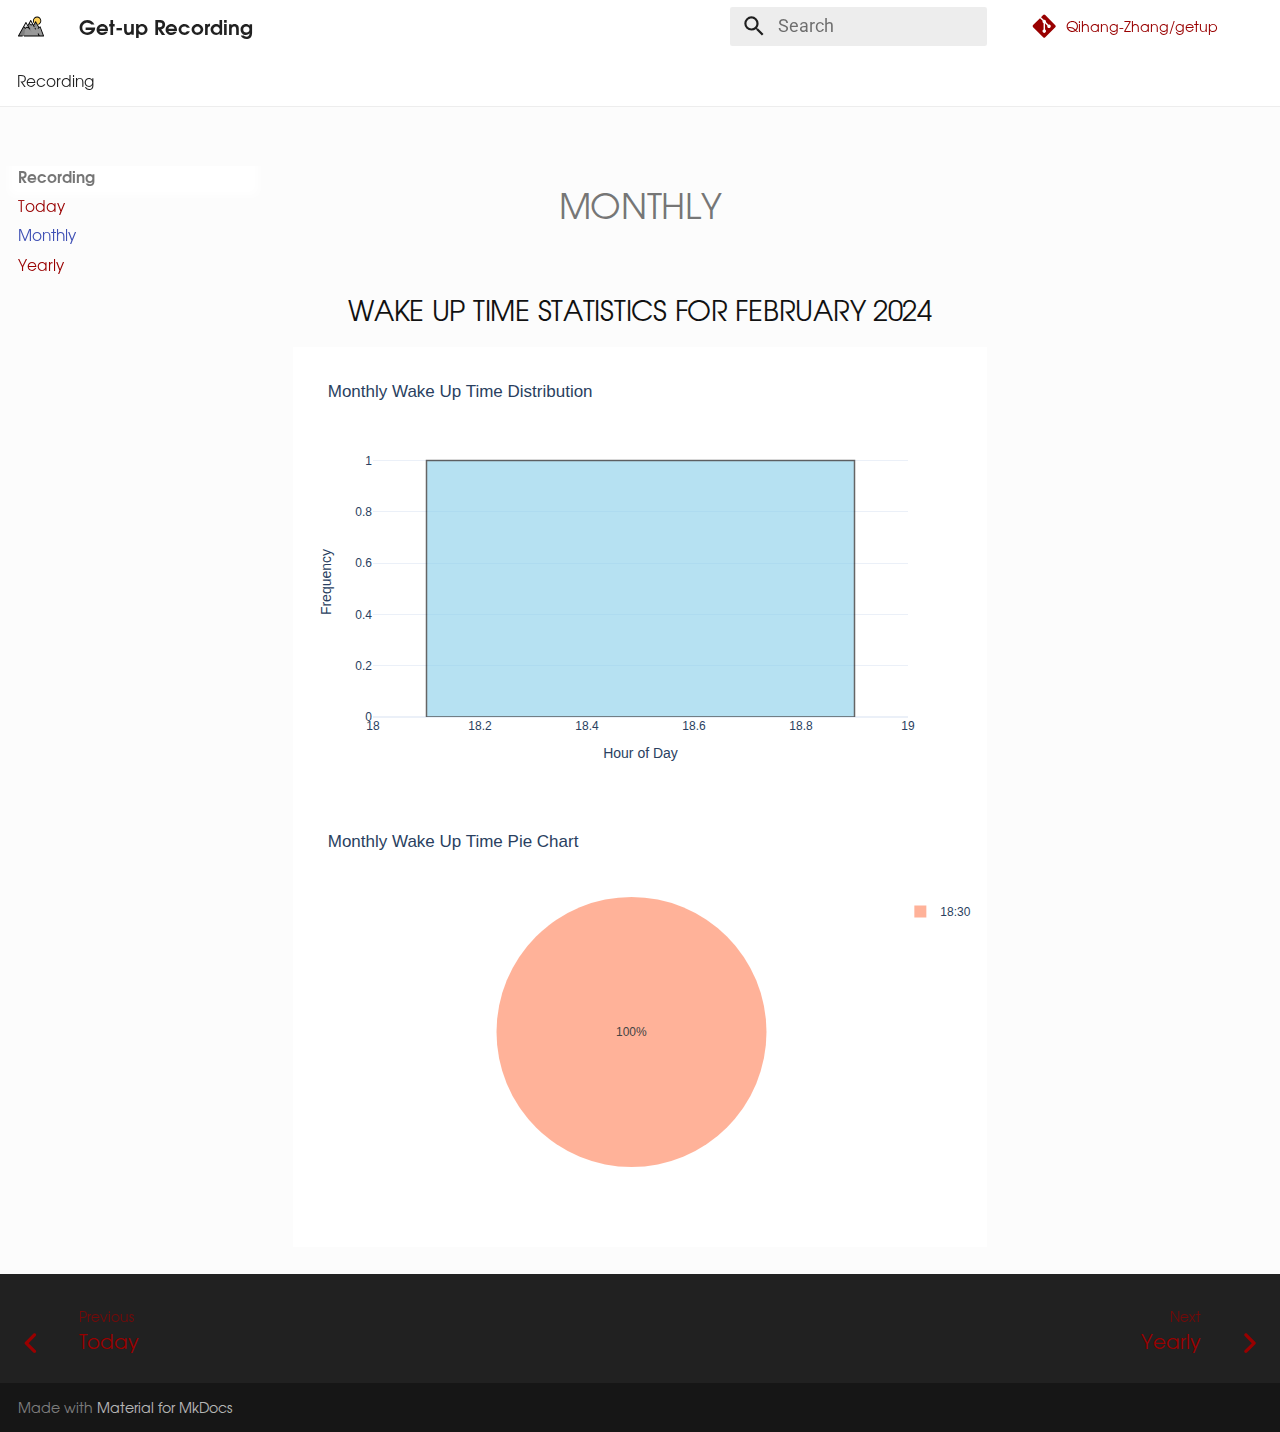
<file: home/monthly_stats/index.html>
<!doctype html>
<html lang="en" class="no-js">
  <head>
    
      <meta charset="utf-8">
      <meta name="viewport" content="width=device-width,initial-scale=1">
      
      
      
        <link rel="canonical" href="https://qihang-zhang.github.io/getup/home/monthly_stats/">
      
      
        <link rel="prev" href="../..">
      
      
        <link rel="next" href="../yearly_stats/">
      
      
      <link rel="icon" href="../../assets/landscape/M2.svg">
      <meta name="generator" content="mkdocs-1.5.3, mkdocs-material-9.5.3">
    
    
      
        <title>Monthly - Get-up Recording</title>
      
    
    
      <link rel="stylesheet" href="../../assets/stylesheets/main.50c56a3b.min.css">
      
        
        <link rel="stylesheet" href="../../assets/stylesheets/palette.06af60db.min.css">
      
      


    
    
      
    
    
      
        
        
        <link rel="preconnect" href="https://fonts.gstatic.com" crossorigin>
        <link rel="stylesheet" href="https://fonts.googleapis.com/css?family=Roboto:300,300i,400,400i,700,700i%7CRoboto+Mono:400,400i,700,700i&display=fallback">
        <style>:root{--md-text-font:"Roboto";--md-code-font:"Roboto Mono"}</style>
      
    
    
      <link rel="stylesheet" href="../../stylesheets/gothic.css">
    
    <script>__md_scope=new URL("../..",location),__md_hash=e=>[...e].reduce((e,_)=>(e<<5)-e+_.charCodeAt(0),0),__md_get=(e,_=localStorage,t=__md_scope)=>JSON.parse(_.getItem(t.pathname+"."+e)),__md_set=(e,_,t=localStorage,a=__md_scope)=>{try{t.setItem(a.pathname+"."+e,JSON.stringify(_))}catch(e){}}</script>
    
      

    
    
    
  </head>
  
  
    
    
    
    
    
    <body dir="ltr" data-md-color-scheme="default" data-md-color-primary="white" data-md-color-accent="light-green">
  
    
    <input class="md-toggle" data-md-toggle="drawer" type="checkbox" id="__drawer" autocomplete="off">
    <input class="md-toggle" data-md-toggle="search" type="checkbox" id="__search" autocomplete="off">
    <label class="md-overlay" for="__drawer"></label>
    <div data-md-component="skip">
      
    </div>
    <div data-md-component="announce">
      
    </div>
    
    
      

<header class="md-header" data-md-component="header">
  <nav class="md-header__inner md-grid" aria-label="Header">
    <a href="https://qihang-zhang.github.io/getup/" title="Get-up Recording" class="md-header__button md-logo" aria-label="Get-up Recording" data-md-component="logo">
      
  <img src="../../assets/landscape/M1.svg" alt="logo">

    </a>
    <label class="md-header__button md-icon" for="__drawer">
      
      <svg xmlns="http://www.w3.org/2000/svg" viewBox="0 0 24 24"><path d="M3 6h18v2H3V6m0 5h18v2H3v-2m0 5h18v2H3v-2Z"/></svg>
    </label>
    <div class="md-header__title" data-md-component="header-title">
      <div class="md-header__ellipsis">
        <div class="md-header__topic">
          <span class="md-ellipsis">
            Get-up Recording
          </span>
        </div>
        <div class="md-header__topic" data-md-component="header-topic">
          <span class="md-ellipsis">
            
              Monthly
            
          </span>
        </div>
      </div>
    </div>
    
      
    
    
    
    
      <label class="md-header__button md-icon" for="__search">
        
        <svg xmlns="http://www.w3.org/2000/svg" viewBox="0 0 24 24"><path d="M9.5 3A6.5 6.5 0 0 1 16 9.5c0 1.61-.59 3.09-1.56 4.23l.27.27h.79l5 5-1.5 1.5-5-5v-.79l-.27-.27A6.516 6.516 0 0 1 9.5 16 6.5 6.5 0 0 1 3 9.5 6.5 6.5 0 0 1 9.5 3m0 2C7 5 5 7 5 9.5S7 14 9.5 14 14 12 14 9.5 12 5 9.5 5Z"/></svg>
      </label>
      <div class="md-search" data-md-component="search" role="dialog">
  <label class="md-search__overlay" for="__search"></label>
  <div class="md-search__inner" role="search">
    <form class="md-search__form" name="search">
      <input type="text" class="md-search__input" name="query" aria-label="Search" placeholder="Search" autocapitalize="off" autocorrect="off" autocomplete="off" spellcheck="false" data-md-component="search-query" required>
      <label class="md-search__icon md-icon" for="__search">
        
        <svg xmlns="http://www.w3.org/2000/svg" viewBox="0 0 24 24"><path d="M9.5 3A6.5 6.5 0 0 1 16 9.5c0 1.61-.59 3.09-1.56 4.23l.27.27h.79l5 5-1.5 1.5-5-5v-.79l-.27-.27A6.516 6.516 0 0 1 9.5 16 6.5 6.5 0 0 1 3 9.5 6.5 6.5 0 0 1 9.5 3m0 2C7 5 5 7 5 9.5S7 14 9.5 14 14 12 14 9.5 12 5 9.5 5Z"/></svg>
        
        <svg xmlns="http://www.w3.org/2000/svg" viewBox="0 0 320 512"><!--! Font Awesome Free 6.5.1 by @fontawesome - https://fontawesome.com License - https://fontawesome.com/license/free (Icons: CC BY 4.0, Fonts: SIL OFL 1.1, Code: MIT License) Copyright 2023 Fonticons, Inc.--><path d="M41.4 233.4c-12.5 12.5-12.5 32.8 0 45.3l160 160c12.5 12.5 32.8 12.5 45.3 0s12.5-32.8 0-45.3L109.3 256l137.3-137.4c12.5-12.5 12.5-32.8 0-45.3s-32.8-12.5-45.3 0l-160 160z"/></svg>
      </label>
      <nav class="md-search__options" aria-label="Search">
        
        <button type="reset" class="md-search__icon md-icon" title="Clear" aria-label="Clear" tabindex="-1">
          
          <svg xmlns="http://www.w3.org/2000/svg" viewBox="0 0 24 24"><path d="M19 6.41 17.59 5 12 10.59 6.41 5 5 6.41 10.59 12 5 17.59 6.41 19 12 13.41 17.59 19 19 17.59 13.41 12 19 6.41Z"/></svg>
        </button>
      </nav>
      
    </form>
    <div class="md-search__output">
      <div class="md-search__scrollwrap" data-md-scrollfix>
        <div class="md-search-result" data-md-component="search-result">
          <div class="md-search-result__meta">
            Initializing search
          </div>
          <ol class="md-search-result__list" role="presentation"></ol>
        </div>
      </div>
    </div>
  </div>
</div>
    
    
      <div class="md-header__source">
        <a href="https://github.com/Qihang-Zhang/getup" title="Go to repository" class="md-source" data-md-component="source">
  <div class="md-source__icon md-icon">
    
    <svg xmlns="http://www.w3.org/2000/svg" viewBox="0 0 448 512"><!--! Font Awesome Free 6.5.1 by @fontawesome - https://fontawesome.com License - https://fontawesome.com/license/free (Icons: CC BY 4.0, Fonts: SIL OFL 1.1, Code: MIT License) Copyright 2023 Fonticons, Inc.--><path d="M439.55 236.05 244 40.45a28.87 28.87 0 0 0-40.81 0l-40.66 40.63 51.52 51.52c27.06-9.14 52.68 16.77 43.39 43.68l49.66 49.66c34.23-11.8 61.18 31 35.47 56.69-26.49 26.49-70.21-2.87-56-37.34L240.22 199v121.85c25.3 12.54 22.26 41.85 9.08 55a34.34 34.34 0 0 1-48.55 0c-17.57-17.6-11.07-46.91 11.25-56v-123c-20.8-8.51-24.6-30.74-18.64-45L142.57 101 8.45 235.14a28.86 28.86 0 0 0 0 40.81l195.61 195.6a28.86 28.86 0 0 0 40.8 0l194.69-194.69a28.86 28.86 0 0 0 0-40.81z"/></svg>
  </div>
  <div class="md-source__repository">
    Qihang-Zhang/getup
  </div>
</a>
      </div>
    
  </nav>
  
</header>
    
    <div class="md-container" data-md-component="container">
      
      
        
          
            
<nav class="md-tabs" aria-label="Tabs" data-md-component="tabs">
  <div class="md-grid">
    <ul class="md-tabs__list">
      
        
  
  
    
  
  
    
    
      <li class="md-tabs__item md-tabs__item--active">
        <a href="../.." class="md-tabs__link">
          
  
  Recording

        </a>
      </li>
    
  

      
    </ul>
  </div>
</nav>
          
        
      
      <main class="md-main" data-md-component="main">
        <div class="md-main__inner md-grid">
          
            
              
              <div class="md-sidebar md-sidebar--primary" data-md-component="sidebar" data-md-type="navigation" >
                <div class="md-sidebar__scrollwrap">
                  <div class="md-sidebar__inner">
                    


  


<nav class="md-nav md-nav--primary md-nav--lifted" aria-label="Navigation" data-md-level="0">
  <label class="md-nav__title" for="__drawer">
    <a href="https://qihang-zhang.github.io/getup/" title="Get-up Recording" class="md-nav__button md-logo" aria-label="Get-up Recording" data-md-component="logo">
      
  <img src="../../assets/landscape/M1.svg" alt="logo">

    </a>
    Get-up Recording
  </label>
  
    <div class="md-nav__source">
      <a href="https://github.com/Qihang-Zhang/getup" title="Go to repository" class="md-source" data-md-component="source">
  <div class="md-source__icon md-icon">
    
    <svg xmlns="http://www.w3.org/2000/svg" viewBox="0 0 448 512"><!--! Font Awesome Free 6.5.1 by @fontawesome - https://fontawesome.com License - https://fontawesome.com/license/free (Icons: CC BY 4.0, Fonts: SIL OFL 1.1, Code: MIT License) Copyright 2023 Fonticons, Inc.--><path d="M439.55 236.05 244 40.45a28.87 28.87 0 0 0-40.81 0l-40.66 40.63 51.52 51.52c27.06-9.14 52.68 16.77 43.39 43.68l49.66 49.66c34.23-11.8 61.18 31 35.47 56.69-26.49 26.49-70.21-2.87-56-37.34L240.22 199v121.85c25.3 12.54 22.26 41.85 9.08 55a34.34 34.34 0 0 1-48.55 0c-17.57-17.6-11.07-46.91 11.25-56v-123c-20.8-8.51-24.6-30.74-18.64-45L142.57 101 8.45 235.14a28.86 28.86 0 0 0 0 40.81l195.61 195.6a28.86 28.86 0 0 0 40.8 0l194.69-194.69a28.86 28.86 0 0 0 0-40.81z"/></svg>
  </div>
  <div class="md-source__repository">
    Qihang-Zhang/getup
  </div>
</a>
    </div>
  
  <ul class="md-nav__list" data-md-scrollfix>
    
      
      
  
  
    
  
  
  
    
    
    
    
    
      
      
    
    <li class="md-nav__item md-nav__item--active md-nav__item--section md-nav__item--nested">
      
        
        
        
        <input class="md-nav__toggle md-toggle " type="checkbox" id="__nav_1" checked>
        
          
          <label class="md-nav__link" for="__nav_1" id="__nav_1_label" tabindex="">
            
  
  <span class="md-ellipsis">
    Recording
  </span>
  

            <span class="md-nav__icon md-icon"></span>
          </label>
        
        <nav class="md-nav" data-md-level="1" aria-labelledby="__nav_1_label" aria-expanded="true">
          <label class="md-nav__title" for="__nav_1">
            <span class="md-nav__icon md-icon"></span>
            Recording
          </label>
          <ul class="md-nav__list" data-md-scrollfix>
            
              
                
  
  
  
  
    <li class="md-nav__item">
      <a href="../.." class="md-nav__link">
        
  
  <span class="md-ellipsis">
    Today
  </span>
  

      </a>
    </li>
  

              
            
              
                
  
  
    
  
  
  
    <li class="md-nav__item md-nav__item--active">
      
      <input class="md-nav__toggle md-toggle" type="checkbox" id="__toc">
      
      
      
      <a href="./" class="md-nav__link md-nav__link--active">
        
  
  <span class="md-ellipsis">
    Monthly
  </span>
  

      </a>
      
    </li>
  

              
            
              
                
  
  
  
  
    <li class="md-nav__item">
      <a href="../yearly_stats/" class="md-nav__link">
        
  
  <span class="md-ellipsis">
    Yearly
  </span>
  

      </a>
    </li>
  

              
            
          </ul>
        </nav>
      
    </li>
  

    
  </ul>
</nav>
                  </div>
                </div>
              </div>
            
            
              
              <div class="md-sidebar md-sidebar--secondary" data-md-component="sidebar" data-md-type="toc" >
                <div class="md-sidebar__scrollwrap">
                  <div class="md-sidebar__inner">
                    

<nav class="md-nav md-nav--secondary" aria-label="Table of contents">
  
  
  
  
</nav>
                  </div>
                </div>
              </div>
            
          
          
            <div class="md-content" data-md-component="content">
              <article class="md-content__inner md-typeset">
                
                  

  
  


  <h1>Monthly</h1>

<!DOCTYPE html>
<html lang="en">
<body>
    <center><h2>Wake Up Time Statistics for February 2024</h2></center>
    <div class="container">
        <div class="img">
            <div>                        <script type="text/javascript">window.PlotlyConfig = {MathJaxConfig: 'local'};</script>
        <script src="https://cdn.plot.ly/plotly-2.12.1.min.js"></script>                <div id="b32adae7-d28b-452d-b155-92791688f461" class="plotly-graph-div" style="height:100%; width:100%;"></div>            <script type="text/javascript">                                    window.PLOTLYENV=window.PLOTLYENV || {};                                    if (document.getElementById("b32adae7-d28b-452d-b155-92791688f461")) {                    Plotly.newPlot(                        "b32adae7-d28b-452d-b155-92791688f461",                        [{"histnorm":"probability","marker":{"color":"skyblue","line":{"color":"black","width":1.5}},"opacity":0.6,"x":[18.916666666666668],"xbins":{"end":24,"size":1,"start":0},"type":"histogram"}],                        {"template":{"data":{"barpolar":[{"marker":{"line":{"color":"white","width":0.5},"pattern":{"fillmode":"overlay","size":10,"solidity":0.2}},"type":"barpolar"}],"bar":[{"error_x":{"color":"#2a3f5f"},"error_y":{"color":"#2a3f5f"},"marker":{"line":{"color":"white","width":0.5},"pattern":{"fillmode":"overlay","size":10,"solidity":0.2}},"type":"bar"}],"carpet":[{"aaxis":{"endlinecolor":"#2a3f5f","gridcolor":"#C8D4E3","linecolor":"#C8D4E3","minorgridcolor":"#C8D4E3","startlinecolor":"#2a3f5f"},"baxis":{"endlinecolor":"#2a3f5f","gridcolor":"#C8D4E3","linecolor":"#C8D4E3","minorgridcolor":"#C8D4E3","startlinecolor":"#2a3f5f"},"type":"carpet"}],"choropleth":[{"colorbar":{"outlinewidth":0,"ticks":""},"type":"choropleth"}],"contourcarpet":[{"colorbar":{"outlinewidth":0,"ticks":""},"type":"contourcarpet"}],"contour":[{"colorbar":{"outlinewidth":0,"ticks":""},"colorscale":[[0.0,"#0d0887"],[0.1111111111111111,"#46039f"],[0.2222222222222222,"#7201a8"],[0.3333333333333333,"#9c179e"],[0.4444444444444444,"#bd3786"],[0.5555555555555556,"#d8576b"],[0.6666666666666666,"#ed7953"],[0.7777777777777778,"#fb9f3a"],[0.8888888888888888,"#fdca26"],[1.0,"#f0f921"]],"type":"contour"}],"heatmapgl":[{"colorbar":{"outlinewidth":0,"ticks":""},"colorscale":[[0.0,"#0d0887"],[0.1111111111111111,"#46039f"],[0.2222222222222222,"#7201a8"],[0.3333333333333333,"#9c179e"],[0.4444444444444444,"#bd3786"],[0.5555555555555556,"#d8576b"],[0.6666666666666666,"#ed7953"],[0.7777777777777778,"#fb9f3a"],[0.8888888888888888,"#fdca26"],[1.0,"#f0f921"]],"type":"heatmapgl"}],"heatmap":[{"colorbar":{"outlinewidth":0,"ticks":""},"colorscale":[[0.0,"#0d0887"],[0.1111111111111111,"#46039f"],[0.2222222222222222,"#7201a8"],[0.3333333333333333,"#9c179e"],[0.4444444444444444,"#bd3786"],[0.5555555555555556,"#d8576b"],[0.6666666666666666,"#ed7953"],[0.7777777777777778,"#fb9f3a"],[0.8888888888888888,"#fdca26"],[1.0,"#f0f921"]],"type":"heatmap"}],"histogram2dcontour":[{"colorbar":{"outlinewidth":0,"ticks":""},"colorscale":[[0.0,"#0d0887"],[0.1111111111111111,"#46039f"],[0.2222222222222222,"#7201a8"],[0.3333333333333333,"#9c179e"],[0.4444444444444444,"#bd3786"],[0.5555555555555556,"#d8576b"],[0.6666666666666666,"#ed7953"],[0.7777777777777778,"#fb9f3a"],[0.8888888888888888,"#fdca26"],[1.0,"#f0f921"]],"type":"histogram2dcontour"}],"histogram2d":[{"colorbar":{"outlinewidth":0,"ticks":""},"colorscale":[[0.0,"#0d0887"],[0.1111111111111111,"#46039f"],[0.2222222222222222,"#7201a8"],[0.3333333333333333,"#9c179e"],[0.4444444444444444,"#bd3786"],[0.5555555555555556,"#d8576b"],[0.6666666666666666,"#ed7953"],[0.7777777777777778,"#fb9f3a"],[0.8888888888888888,"#fdca26"],[1.0,"#f0f921"]],"type":"histogram2d"}],"histogram":[{"marker":{"pattern":{"fillmode":"overlay","size":10,"solidity":0.2}},"type":"histogram"}],"mesh3d":[{"colorbar":{"outlinewidth":0,"ticks":""},"type":"mesh3d"}],"parcoords":[{"line":{"colorbar":{"outlinewidth":0,"ticks":""}},"type":"parcoords"}],"pie":[{"automargin":true,"type":"pie"}],"scatter3d":[{"line":{"colorbar":{"outlinewidth":0,"ticks":""}},"marker":{"colorbar":{"outlinewidth":0,"ticks":""}},"type":"scatter3d"}],"scattercarpet":[{"marker":{"colorbar":{"outlinewidth":0,"ticks":""}},"type":"scattercarpet"}],"scattergeo":[{"marker":{"colorbar":{"outlinewidth":0,"ticks":""}},"type":"scattergeo"}],"scattergl":[{"marker":{"colorbar":{"outlinewidth":0,"ticks":""}},"type":"scattergl"}],"scattermapbox":[{"marker":{"colorbar":{"outlinewidth":0,"ticks":""}},"type":"scattermapbox"}],"scatterpolargl":[{"marker":{"colorbar":{"outlinewidth":0,"ticks":""}},"type":"scatterpolargl"}],"scatterpolar":[{"marker":{"colorbar":{"outlinewidth":0,"ticks":""}},"type":"scatterpolar"}],"scatter":[{"fillpattern":{"fillmode":"overlay","size":10,"solidity":0.2},"type":"scatter"}],"scatterternary":[{"marker":{"colorbar":{"outlinewidth":0,"ticks":""}},"type":"scatterternary"}],"surface":[{"colorbar":{"outlinewidth":0,"ticks":""},"colorscale":[[0.0,"#0d0887"],[0.1111111111111111,"#46039f"],[0.2222222222222222,"#7201a8"],[0.3333333333333333,"#9c179e"],[0.4444444444444444,"#bd3786"],[0.5555555555555556,"#d8576b"],[0.6666666666666666,"#ed7953"],[0.7777777777777778,"#fb9f3a"],[0.8888888888888888,"#fdca26"],[1.0,"#f0f921"]],"type":"surface"}],"table":[{"cells":{"fill":{"color":"#EBF0F8"},"line":{"color":"white"}},"header":{"fill":{"color":"#C8D4E3"},"line":{"color":"white"}},"type":"table"}]},"layout":{"annotationdefaults":{"arrowcolor":"#2a3f5f","arrowhead":0,"arrowwidth":1},"autotypenumbers":"strict","coloraxis":{"colorbar":{"outlinewidth":0,"ticks":""}},"colorscale":{"diverging":[[0,"#8e0152"],[0.1,"#c51b7d"],[0.2,"#de77ae"],[0.3,"#f1b6da"],[0.4,"#fde0ef"],[0.5,"#f7f7f7"],[0.6,"#e6f5d0"],[0.7,"#b8e186"],[0.8,"#7fbc41"],[0.9,"#4d9221"],[1,"#276419"]],"sequential":[[0.0,"#0d0887"],[0.1111111111111111,"#46039f"],[0.2222222222222222,"#7201a8"],[0.3333333333333333,"#9c179e"],[0.4444444444444444,"#bd3786"],[0.5555555555555556,"#d8576b"],[0.6666666666666666,"#ed7953"],[0.7777777777777778,"#fb9f3a"],[0.8888888888888888,"#fdca26"],[1.0,"#f0f921"]],"sequentialminus":[[0.0,"#0d0887"],[0.1111111111111111,"#46039f"],[0.2222222222222222,"#7201a8"],[0.3333333333333333,"#9c179e"],[0.4444444444444444,"#bd3786"],[0.5555555555555556,"#d8576b"],[0.6666666666666666,"#ed7953"],[0.7777777777777778,"#fb9f3a"],[0.8888888888888888,"#fdca26"],[1.0,"#f0f921"]]},"colorway":["#636efa","#EF553B","#00cc96","#ab63fa","#FFA15A","#19d3f3","#FF6692","#B6E880","#FF97FF","#FECB52"],"font":{"color":"#2a3f5f"},"geo":{"bgcolor":"white","lakecolor":"white","landcolor":"white","showlakes":true,"showland":true,"subunitcolor":"#C8D4E3"},"hoverlabel":{"align":"left"},"hovermode":"closest","mapbox":{"style":"light"},"paper_bgcolor":"white","plot_bgcolor":"white","polar":{"angularaxis":{"gridcolor":"#EBF0F8","linecolor":"#EBF0F8","ticks":""},"bgcolor":"white","radialaxis":{"gridcolor":"#EBF0F8","linecolor":"#EBF0F8","ticks":""}},"scene":{"xaxis":{"backgroundcolor":"white","gridcolor":"#DFE8F3","gridwidth":2,"linecolor":"#EBF0F8","showbackground":true,"ticks":"","zerolinecolor":"#EBF0F8"},"yaxis":{"backgroundcolor":"white","gridcolor":"#DFE8F3","gridwidth":2,"linecolor":"#EBF0F8","showbackground":true,"ticks":"","zerolinecolor":"#EBF0F8"},"zaxis":{"backgroundcolor":"white","gridcolor":"#DFE8F3","gridwidth":2,"linecolor":"#EBF0F8","showbackground":true,"ticks":"","zerolinecolor":"#EBF0F8"}},"shapedefaults":{"line":{"color":"#2a3f5f"}},"ternary":{"aaxis":{"gridcolor":"#DFE8F3","linecolor":"#A2B1C6","ticks":""},"baxis":{"gridcolor":"#DFE8F3","linecolor":"#A2B1C6","ticks":""},"bgcolor":"white","caxis":{"gridcolor":"#DFE8F3","linecolor":"#A2B1C6","ticks":""}},"title":{"x":0.05},"xaxis":{"automargin":true,"gridcolor":"#EBF0F8","linecolor":"#EBF0F8","ticks":"","title":{"standoff":15},"zerolinecolor":"#EBF0F8","zerolinewidth":2},"yaxis":{"automargin":true,"gridcolor":"#EBF0F8","linecolor":"#EBF0F8","ticks":"","title":{"standoff":15},"zerolinecolor":"#EBF0F8","zerolinewidth":2}}},"title":{"text":"Monthly Wake Up Time Distribution"},"xaxis":{"title":{"text":"Hour of Day"}},"yaxis":{"title":{"text":"Frequency"}},"bargap":0.2},                        {"responsive": true}                    )                };                            </script>        </div>
        </div>
        <div class="img">
            <div>                        <script type="text/javascript">window.PlotlyConfig = {MathJaxConfig: 'local'};</script>
        <script src="https://cdn.plot.ly/plotly-2.12.1.min.js"></script>                <div id="92c7a9b8-929a-48ba-a96d-fc9c5aedf861" class="plotly-graph-div" style="height:100%; width:100%;"></div>            <script type="text/javascript">                                    window.PLOTLYENV=window.PLOTLYENV || {};                                    if (document.getElementById("92c7a9b8-929a-48ba-a96d-fc9c5aedf861")) {                    Plotly.newPlot(                        "92c7a9b8-929a-48ba-a96d-fc9c5aedf861",                        [{"labels":["18:30"],"marker":{"colors":["rgba(255, 159, 128, 0.8)","rgba(255, 205, 86, 0.8)","rgba(75, 192, 192, 0.8)","rgba(153, 102, 255, 0.8)","rgba(54, 162, 235, 0.8)","rgba(255, 99, 132, 0.8)","rgba(101, 143, 75, 0.8)","rgba(255, 159, 64, 0.8)","rgba(201, 203, 207, 0.8)"]},"values":[1],"type":"pie"}],                        {"template":{"data":{"histogram2dcontour":[{"type":"histogram2dcontour","colorbar":{"outlinewidth":0,"ticks":""},"colorscale":[[0.0,"#0d0887"],[0.1111111111111111,"#46039f"],[0.2222222222222222,"#7201a8"],[0.3333333333333333,"#9c179e"],[0.4444444444444444,"#bd3786"],[0.5555555555555556,"#d8576b"],[0.6666666666666666,"#ed7953"],[0.7777777777777778,"#fb9f3a"],[0.8888888888888888,"#fdca26"],[1.0,"#f0f921"]]}],"choropleth":[{"type":"choropleth","colorbar":{"outlinewidth":0,"ticks":""}}],"histogram2d":[{"type":"histogram2d","colorbar":{"outlinewidth":0,"ticks":""},"colorscale":[[0.0,"#0d0887"],[0.1111111111111111,"#46039f"],[0.2222222222222222,"#7201a8"],[0.3333333333333333,"#9c179e"],[0.4444444444444444,"#bd3786"],[0.5555555555555556,"#d8576b"],[0.6666666666666666,"#ed7953"],[0.7777777777777778,"#fb9f3a"],[0.8888888888888888,"#fdca26"],[1.0,"#f0f921"]]}],"heatmap":[{"type":"heatmap","colorbar":{"outlinewidth":0,"ticks":""},"colorscale":[[0.0,"#0d0887"],[0.1111111111111111,"#46039f"],[0.2222222222222222,"#7201a8"],[0.3333333333333333,"#9c179e"],[0.4444444444444444,"#bd3786"],[0.5555555555555556,"#d8576b"],[0.6666666666666666,"#ed7953"],[0.7777777777777778,"#fb9f3a"],[0.8888888888888888,"#fdca26"],[1.0,"#f0f921"]]}],"heatmapgl":[{"type":"heatmapgl","colorbar":{"outlinewidth":0,"ticks":""},"colorscale":[[0.0,"#0d0887"],[0.1111111111111111,"#46039f"],[0.2222222222222222,"#7201a8"],[0.3333333333333333,"#9c179e"],[0.4444444444444444,"#bd3786"],[0.5555555555555556,"#d8576b"],[0.6666666666666666,"#ed7953"],[0.7777777777777778,"#fb9f3a"],[0.8888888888888888,"#fdca26"],[1.0,"#f0f921"]]}],"contourcarpet":[{"type":"contourcarpet","colorbar":{"outlinewidth":0,"ticks":""}}],"contour":[{"type":"contour","colorbar":{"outlinewidth":0,"ticks":""},"colorscale":[[0.0,"#0d0887"],[0.1111111111111111,"#46039f"],[0.2222222222222222,"#7201a8"],[0.3333333333333333,"#9c179e"],[0.4444444444444444,"#bd3786"],[0.5555555555555556,"#d8576b"],[0.6666666666666666,"#ed7953"],[0.7777777777777778,"#fb9f3a"],[0.8888888888888888,"#fdca26"],[1.0,"#f0f921"]]}],"surface":[{"type":"surface","colorbar":{"outlinewidth":0,"ticks":""},"colorscale":[[0.0,"#0d0887"],[0.1111111111111111,"#46039f"],[0.2222222222222222,"#7201a8"],[0.3333333333333333,"#9c179e"],[0.4444444444444444,"#bd3786"],[0.5555555555555556,"#d8576b"],[0.6666666666666666,"#ed7953"],[0.7777777777777778,"#fb9f3a"],[0.8888888888888888,"#fdca26"],[1.0,"#f0f921"]]}],"mesh3d":[{"type":"mesh3d","colorbar":{"outlinewidth":0,"ticks":""}}],"scatter":[{"fillpattern":{"fillmode":"overlay","size":10,"solidity":0.2},"type":"scatter"}],"parcoords":[{"type":"parcoords","line":{"colorbar":{"outlinewidth":0,"ticks":""}}}],"scatterpolargl":[{"type":"scatterpolargl","marker":{"colorbar":{"outlinewidth":0,"ticks":""}}}],"bar":[{"error_x":{"color":"#2a3f5f"},"error_y":{"color":"#2a3f5f"},"marker":{"line":{"color":"#E5ECF6","width":0.5},"pattern":{"fillmode":"overlay","size":10,"solidity":0.2}},"type":"bar"}],"scattergeo":[{"type":"scattergeo","marker":{"colorbar":{"outlinewidth":0,"ticks":""}}}],"scatterpolar":[{"type":"scatterpolar","marker":{"colorbar":{"outlinewidth":0,"ticks":""}}}],"histogram":[{"marker":{"pattern":{"fillmode":"overlay","size":10,"solidity":0.2}},"type":"histogram"}],"scattergl":[{"type":"scattergl","marker":{"colorbar":{"outlinewidth":0,"ticks":""}}}],"scatter3d":[{"type":"scatter3d","line":{"colorbar":{"outlinewidth":0,"ticks":""}},"marker":{"colorbar":{"outlinewidth":0,"ticks":""}}}],"scattermapbox":[{"type":"scattermapbox","marker":{"colorbar":{"outlinewidth":0,"ticks":""}}}],"scatterternary":[{"type":"scatterternary","marker":{"colorbar":{"outlinewidth":0,"ticks":""}}}],"scattercarpet":[{"type":"scattercarpet","marker":{"colorbar":{"outlinewidth":0,"ticks":""}}}],"carpet":[{"aaxis":{"endlinecolor":"#2a3f5f","gridcolor":"white","linecolor":"white","minorgridcolor":"white","startlinecolor":"#2a3f5f"},"baxis":{"endlinecolor":"#2a3f5f","gridcolor":"white","linecolor":"white","minorgridcolor":"white","startlinecolor":"#2a3f5f"},"type":"carpet"}],"table":[{"cells":{"fill":{"color":"#EBF0F8"},"line":{"color":"white"}},"header":{"fill":{"color":"#C8D4E3"},"line":{"color":"white"}},"type":"table"}],"barpolar":[{"marker":{"line":{"color":"#E5ECF6","width":0.5},"pattern":{"fillmode":"overlay","size":10,"solidity":0.2}},"type":"barpolar"}],"pie":[{"automargin":true,"type":"pie"}]},"layout":{"autotypenumbers":"strict","colorway":["#636efa","#EF553B","#00cc96","#ab63fa","#FFA15A","#19d3f3","#FF6692","#B6E880","#FF97FF","#FECB52"],"font":{"color":"#2a3f5f"},"hovermode":"closest","hoverlabel":{"align":"left"},"paper_bgcolor":"white","plot_bgcolor":"#E5ECF6","polar":{"bgcolor":"#E5ECF6","angularaxis":{"gridcolor":"white","linecolor":"white","ticks":""},"radialaxis":{"gridcolor":"white","linecolor":"white","ticks":""}},"ternary":{"bgcolor":"#E5ECF6","aaxis":{"gridcolor":"white","linecolor":"white","ticks":""},"baxis":{"gridcolor":"white","linecolor":"white","ticks":""},"caxis":{"gridcolor":"white","linecolor":"white","ticks":""}},"coloraxis":{"colorbar":{"outlinewidth":0,"ticks":""}},"colorscale":{"sequential":[[0.0,"#0d0887"],[0.1111111111111111,"#46039f"],[0.2222222222222222,"#7201a8"],[0.3333333333333333,"#9c179e"],[0.4444444444444444,"#bd3786"],[0.5555555555555556,"#d8576b"],[0.6666666666666666,"#ed7953"],[0.7777777777777778,"#fb9f3a"],[0.8888888888888888,"#fdca26"],[1.0,"#f0f921"]],"sequentialminus":[[0.0,"#0d0887"],[0.1111111111111111,"#46039f"],[0.2222222222222222,"#7201a8"],[0.3333333333333333,"#9c179e"],[0.4444444444444444,"#bd3786"],[0.5555555555555556,"#d8576b"],[0.6666666666666666,"#ed7953"],[0.7777777777777778,"#fb9f3a"],[0.8888888888888888,"#fdca26"],[1.0,"#f0f921"]],"diverging":[[0,"#8e0152"],[0.1,"#c51b7d"],[0.2,"#de77ae"],[0.3,"#f1b6da"],[0.4,"#fde0ef"],[0.5,"#f7f7f7"],[0.6,"#e6f5d0"],[0.7,"#b8e186"],[0.8,"#7fbc41"],[0.9,"#4d9221"],[1,"#276419"]]},"xaxis":{"gridcolor":"white","linecolor":"white","ticks":"","title":{"standoff":15},"zerolinecolor":"white","automargin":true,"zerolinewidth":2},"yaxis":{"gridcolor":"white","linecolor":"white","ticks":"","title":{"standoff":15},"zerolinecolor":"white","automargin":true,"zerolinewidth":2},"scene":{"xaxis":{"backgroundcolor":"#E5ECF6","gridcolor":"white","linecolor":"white","showbackground":true,"ticks":"","zerolinecolor":"white","gridwidth":2},"yaxis":{"backgroundcolor":"#E5ECF6","gridcolor":"white","linecolor":"white","showbackground":true,"ticks":"","zerolinecolor":"white","gridwidth":2},"zaxis":{"backgroundcolor":"#E5ECF6","gridcolor":"white","linecolor":"white","showbackground":true,"ticks":"","zerolinecolor":"white","gridwidth":2}},"shapedefaults":{"line":{"color":"#2a3f5f"}},"annotationdefaults":{"arrowcolor":"#2a3f5f","arrowhead":0,"arrowwidth":1},"geo":{"bgcolor":"white","landcolor":"#E5ECF6","subunitcolor":"white","showland":true,"showlakes":true,"lakecolor":"white"},"title":{"x":0.05},"mapbox":{"style":"light"}}},"title":{"text":"Monthly Wake Up Time Pie Chart"}},                        {"responsive": true}                    )                };                            </script>        </div>
        </div>
    </div>
</body>
</html>












                
              </article>
            </div>
          
          
<script>var target=document.getElementById(location.hash.slice(1));target&&target.name&&(target.checked=target.name.startsWith("__tabbed_"))</script>
        </div>
        
      </main>
      
        <footer class="md-footer">
  
    
      
      <nav class="md-footer__inner md-grid" aria-label="Footer" >
        
          
          <a href="../.." class="md-footer__link md-footer__link--prev" aria-label="Previous: Today">
            <div class="md-footer__button md-icon">
              
              <svg xmlns="http://www.w3.org/2000/svg" viewBox="0 0 320 512"><!--! Font Awesome Free 6.5.1 by @fontawesome - https://fontawesome.com License - https://fontawesome.com/license/free (Icons: CC BY 4.0, Fonts: SIL OFL 1.1, Code: MIT License) Copyright 2023 Fonticons, Inc.--><path d="M41.4 233.4c-12.5 12.5-12.5 32.8 0 45.3l160 160c12.5 12.5 32.8 12.5 45.3 0s12.5-32.8 0-45.3L109.3 256l137.3-137.4c12.5-12.5 12.5-32.8 0-45.3s-32.8-12.5-45.3 0l-160 160z"/></svg>
            </div>
            <div class="md-footer__title">
              <span class="md-footer__direction">
                Previous
              </span>
              <div class="md-ellipsis">
                Today
              </div>
            </div>
          </a>
        
        
          
          <a href="../yearly_stats/" class="md-footer__link md-footer__link--next" aria-label="Next: Yearly">
            <div class="md-footer__title">
              <span class="md-footer__direction">
                Next
              </span>
              <div class="md-ellipsis">
                Yearly
              </div>
            </div>
            <div class="md-footer__button md-icon">
              
              <svg xmlns="http://www.w3.org/2000/svg" viewBox="0 0 320 512"><!--! Font Awesome Free 6.5.1 by @fontawesome - https://fontawesome.com License - https://fontawesome.com/license/free (Icons: CC BY 4.0, Fonts: SIL OFL 1.1, Code: MIT License) Copyright 2023 Fonticons, Inc.--><path d="M278.6 233.4c12.5 12.5 12.5 32.8 0 45.3l-160 160c-12.5 12.5-32.8 12.5-45.3 0s-12.5-32.8 0-45.3L210.7 256 73.4 118.6c-12.5-12.5-12.5-32.8 0-45.3s32.8-12.5 45.3 0l160 160z"/></svg>
            </div>
          </a>
        
      </nav>
    
  
  <div class="md-footer-meta md-typeset">
    <div class="md-footer-meta__inner md-grid">
      <div class="md-copyright">
  
  
    Made with
    <a href="https://squidfunk.github.io/mkdocs-material/" target="_blank" rel="noopener">
      Material for MkDocs
    </a>
  
</div>
      
    </div>
  </div>
</footer>
      
    </div>
    <div class="md-dialog" data-md-component="dialog">
      <div class="md-dialog__inner md-typeset"></div>
    </div>
    
    
    <script id="__config" type="application/json">{"base": "../..", "features": ["navigation.tabs", "header.autohide", "navigation.footer"], "search": "../../assets/javascripts/workers/search.f886a092.min.js", "translations": {"clipboard.copied": "Copied to clipboard", "clipboard.copy": "Copy to clipboard", "search.result.more.one": "1 more on this page", "search.result.more.other": "# more on this page", "search.result.none": "No matching documents", "search.result.one": "1 matching document", "search.result.other": "# matching documents", "search.result.placeholder": "Type to start searching", "search.result.term.missing": "Missing", "select.version": "Select version"}}</script>
    
    
      <script src="../../assets/javascripts/bundle.d7c377c4.min.js"></script>
      
    
  </body>
</html>
</file>
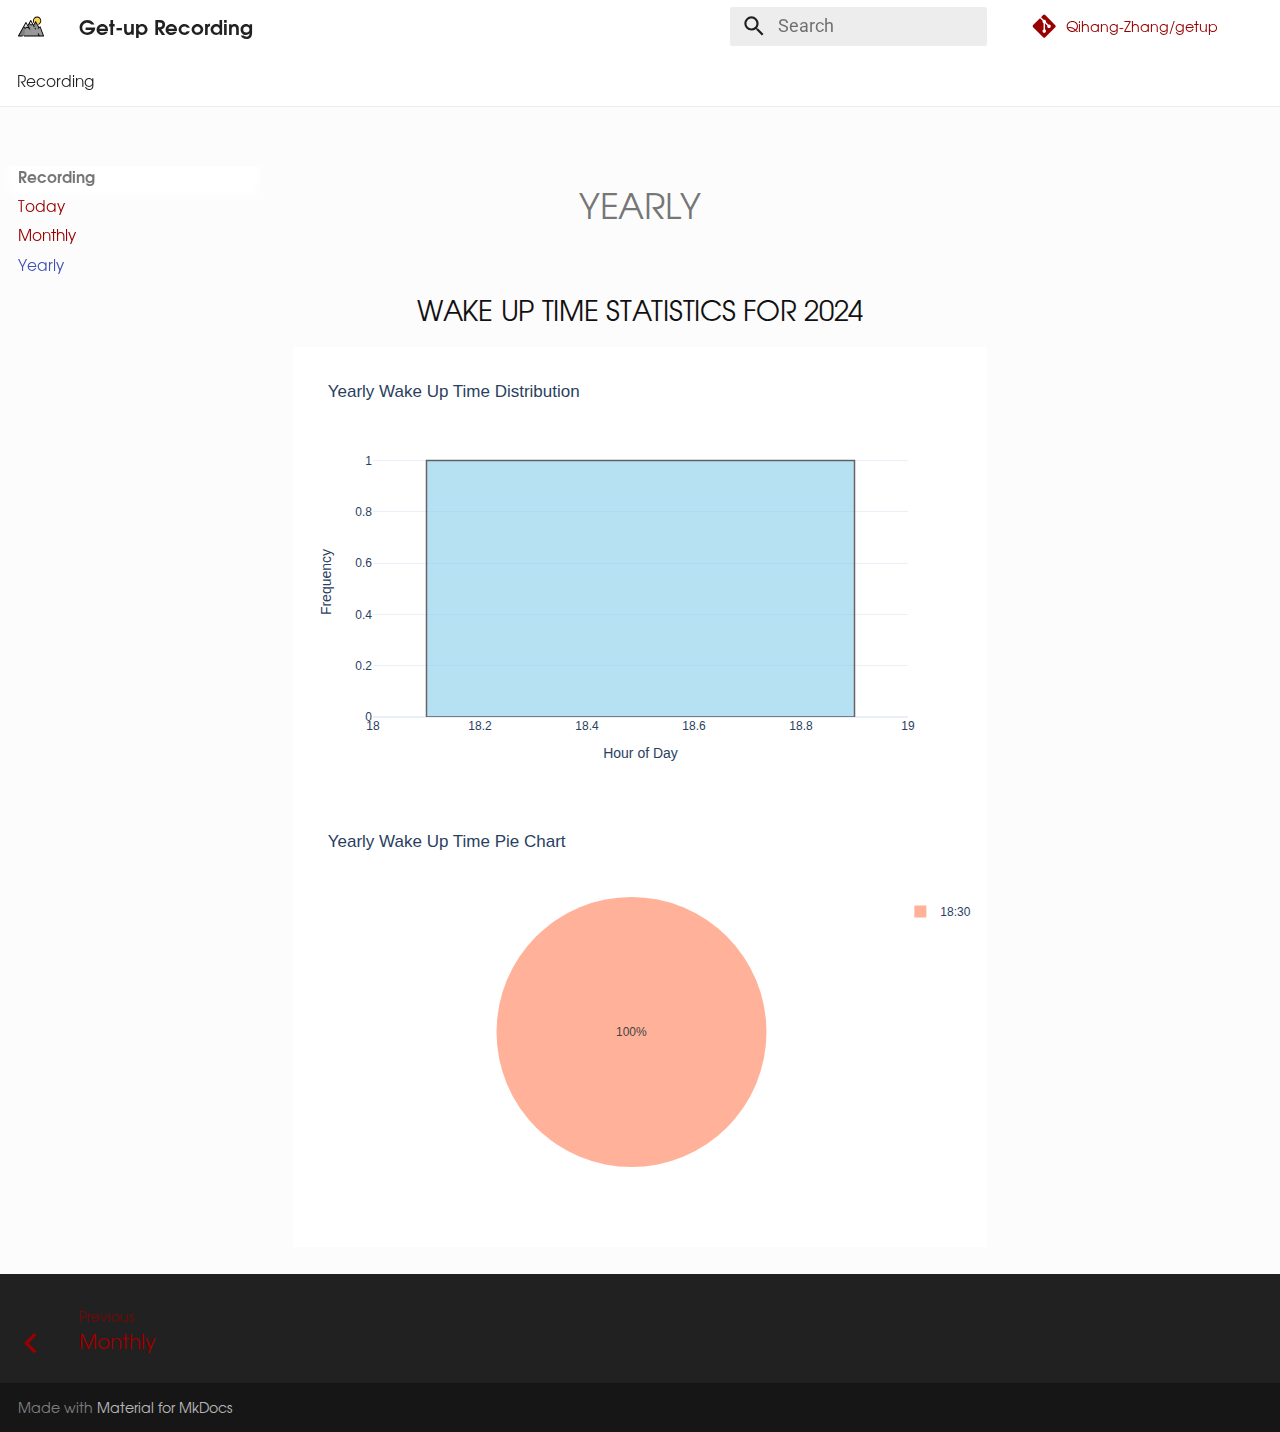
<file: home/yearly_stats/index.html>
<!doctype html>
<html lang="en" class="no-js">
  <head>
    
      <meta charset="utf-8">
      <meta name="viewport" content="width=device-width,initial-scale=1">
      
      
      
        <link rel="canonical" href="https://qihang-zhang.github.io/getup/home/yearly_stats/">
      
      
        <link rel="prev" href="../monthly_stats/">
      
      
      
      <link rel="icon" href="../../assets/landscape/M2.svg">
      <meta name="generator" content="mkdocs-1.5.3, mkdocs-material-9.5.3">
    
    
      
        <title>Yearly - Get-up Recording</title>
      
    
    
      <link rel="stylesheet" href="../../assets/stylesheets/main.50c56a3b.min.css">
      
        
        <link rel="stylesheet" href="../../assets/stylesheets/palette.06af60db.min.css">
      
      


    
    
      
    
    
      
        
        
        <link rel="preconnect" href="https://fonts.gstatic.com" crossorigin>
        <link rel="stylesheet" href="https://fonts.googleapis.com/css?family=Roboto:300,300i,400,400i,700,700i%7CRoboto+Mono:400,400i,700,700i&display=fallback">
        <style>:root{--md-text-font:"Roboto";--md-code-font:"Roboto Mono"}</style>
      
    
    
      <link rel="stylesheet" href="../../stylesheets/gothic.css">
    
    <script>__md_scope=new URL("../..",location),__md_hash=e=>[...e].reduce((e,_)=>(e<<5)-e+_.charCodeAt(0),0),__md_get=(e,_=localStorage,t=__md_scope)=>JSON.parse(_.getItem(t.pathname+"."+e)),__md_set=(e,_,t=localStorage,a=__md_scope)=>{try{t.setItem(a.pathname+"."+e,JSON.stringify(_))}catch(e){}}</script>
    
      

    
    
    
  </head>
  
  
    
    
    
    
    
    <body dir="ltr" data-md-color-scheme="default" data-md-color-primary="white" data-md-color-accent="light-green">
  
    
    <input class="md-toggle" data-md-toggle="drawer" type="checkbox" id="__drawer" autocomplete="off">
    <input class="md-toggle" data-md-toggle="search" type="checkbox" id="__search" autocomplete="off">
    <label class="md-overlay" for="__drawer"></label>
    <div data-md-component="skip">
      
    </div>
    <div data-md-component="announce">
      
    </div>
    
    
      

<header class="md-header" data-md-component="header">
  <nav class="md-header__inner md-grid" aria-label="Header">
    <a href="https://qihang-zhang.github.io/getup/" title="Get-up Recording" class="md-header__button md-logo" aria-label="Get-up Recording" data-md-component="logo">
      
  <img src="../../assets/landscape/M1.svg" alt="logo">

    </a>
    <label class="md-header__button md-icon" for="__drawer">
      
      <svg xmlns="http://www.w3.org/2000/svg" viewBox="0 0 24 24"><path d="M3 6h18v2H3V6m0 5h18v2H3v-2m0 5h18v2H3v-2Z"/></svg>
    </label>
    <div class="md-header__title" data-md-component="header-title">
      <div class="md-header__ellipsis">
        <div class="md-header__topic">
          <span class="md-ellipsis">
            Get-up Recording
          </span>
        </div>
        <div class="md-header__topic" data-md-component="header-topic">
          <span class="md-ellipsis">
            
              Yearly
            
          </span>
        </div>
      </div>
    </div>
    
      
    
    
    
    
      <label class="md-header__button md-icon" for="__search">
        
        <svg xmlns="http://www.w3.org/2000/svg" viewBox="0 0 24 24"><path d="M9.5 3A6.5 6.5 0 0 1 16 9.5c0 1.61-.59 3.09-1.56 4.23l.27.27h.79l5 5-1.5 1.5-5-5v-.79l-.27-.27A6.516 6.516 0 0 1 9.5 16 6.5 6.5 0 0 1 3 9.5 6.5 6.5 0 0 1 9.5 3m0 2C7 5 5 7 5 9.5S7 14 9.5 14 14 12 14 9.5 12 5 9.5 5Z"/></svg>
      </label>
      <div class="md-search" data-md-component="search" role="dialog">
  <label class="md-search__overlay" for="__search"></label>
  <div class="md-search__inner" role="search">
    <form class="md-search__form" name="search">
      <input type="text" class="md-search__input" name="query" aria-label="Search" placeholder="Search" autocapitalize="off" autocorrect="off" autocomplete="off" spellcheck="false" data-md-component="search-query" required>
      <label class="md-search__icon md-icon" for="__search">
        
        <svg xmlns="http://www.w3.org/2000/svg" viewBox="0 0 24 24"><path d="M9.5 3A6.5 6.5 0 0 1 16 9.5c0 1.61-.59 3.09-1.56 4.23l.27.27h.79l5 5-1.5 1.5-5-5v-.79l-.27-.27A6.516 6.516 0 0 1 9.5 16 6.5 6.5 0 0 1 3 9.5 6.5 6.5 0 0 1 9.5 3m0 2C7 5 5 7 5 9.5S7 14 9.5 14 14 12 14 9.5 12 5 9.5 5Z"/></svg>
        
        <svg xmlns="http://www.w3.org/2000/svg" viewBox="0 0 320 512"><!--! Font Awesome Free 6.5.1 by @fontawesome - https://fontawesome.com License - https://fontawesome.com/license/free (Icons: CC BY 4.0, Fonts: SIL OFL 1.1, Code: MIT License) Copyright 2023 Fonticons, Inc.--><path d="M41.4 233.4c-12.5 12.5-12.5 32.8 0 45.3l160 160c12.5 12.5 32.8 12.5 45.3 0s12.5-32.8 0-45.3L109.3 256l137.3-137.4c12.5-12.5 12.5-32.8 0-45.3s-32.8-12.5-45.3 0l-160 160z"/></svg>
      </label>
      <nav class="md-search__options" aria-label="Search">
        
        <button type="reset" class="md-search__icon md-icon" title="Clear" aria-label="Clear" tabindex="-1">
          
          <svg xmlns="http://www.w3.org/2000/svg" viewBox="0 0 24 24"><path d="M19 6.41 17.59 5 12 10.59 6.41 5 5 6.41 10.59 12 5 17.59 6.41 19 12 13.41 17.59 19 19 17.59 13.41 12 19 6.41Z"/></svg>
        </button>
      </nav>
      
    </form>
    <div class="md-search__output">
      <div class="md-search__scrollwrap" data-md-scrollfix>
        <div class="md-search-result" data-md-component="search-result">
          <div class="md-search-result__meta">
            Initializing search
          </div>
          <ol class="md-search-result__list" role="presentation"></ol>
        </div>
      </div>
    </div>
  </div>
</div>
    
    
      <div class="md-header__source">
        <a href="https://github.com/Qihang-Zhang/getup" title="Go to repository" class="md-source" data-md-component="source">
  <div class="md-source__icon md-icon">
    
    <svg xmlns="http://www.w3.org/2000/svg" viewBox="0 0 448 512"><!--! Font Awesome Free 6.5.1 by @fontawesome - https://fontawesome.com License - https://fontawesome.com/license/free (Icons: CC BY 4.0, Fonts: SIL OFL 1.1, Code: MIT License) Copyright 2023 Fonticons, Inc.--><path d="M439.55 236.05 244 40.45a28.87 28.87 0 0 0-40.81 0l-40.66 40.63 51.52 51.52c27.06-9.14 52.68 16.77 43.39 43.68l49.66 49.66c34.23-11.8 61.18 31 35.47 56.69-26.49 26.49-70.21-2.87-56-37.34L240.22 199v121.85c25.3 12.54 22.26 41.85 9.08 55a34.34 34.34 0 0 1-48.55 0c-17.57-17.6-11.07-46.91 11.25-56v-123c-20.8-8.51-24.6-30.74-18.64-45L142.57 101 8.45 235.14a28.86 28.86 0 0 0 0 40.81l195.61 195.6a28.86 28.86 0 0 0 40.8 0l194.69-194.69a28.86 28.86 0 0 0 0-40.81z"/></svg>
  </div>
  <div class="md-source__repository">
    Qihang-Zhang/getup
  </div>
</a>
      </div>
    
  </nav>
  
</header>
    
    <div class="md-container" data-md-component="container">
      
      
        
          
            
<nav class="md-tabs" aria-label="Tabs" data-md-component="tabs">
  <div class="md-grid">
    <ul class="md-tabs__list">
      
        
  
  
    
  
  
    
    
      <li class="md-tabs__item md-tabs__item--active">
        <a href="../.." class="md-tabs__link">
          
  
  Recording

        </a>
      </li>
    
  

      
    </ul>
  </div>
</nav>
          
        
      
      <main class="md-main" data-md-component="main">
        <div class="md-main__inner md-grid">
          
            
              
              <div class="md-sidebar md-sidebar--primary" data-md-component="sidebar" data-md-type="navigation" >
                <div class="md-sidebar__scrollwrap">
                  <div class="md-sidebar__inner">
                    


  


<nav class="md-nav md-nav--primary md-nav--lifted" aria-label="Navigation" data-md-level="0">
  <label class="md-nav__title" for="__drawer">
    <a href="https://qihang-zhang.github.io/getup/" title="Get-up Recording" class="md-nav__button md-logo" aria-label="Get-up Recording" data-md-component="logo">
      
  <img src="../../assets/landscape/M1.svg" alt="logo">

    </a>
    Get-up Recording
  </label>
  
    <div class="md-nav__source">
      <a href="https://github.com/Qihang-Zhang/getup" title="Go to repository" class="md-source" data-md-component="source">
  <div class="md-source__icon md-icon">
    
    <svg xmlns="http://www.w3.org/2000/svg" viewBox="0 0 448 512"><!--! Font Awesome Free 6.5.1 by @fontawesome - https://fontawesome.com License - https://fontawesome.com/license/free (Icons: CC BY 4.0, Fonts: SIL OFL 1.1, Code: MIT License) Copyright 2023 Fonticons, Inc.--><path d="M439.55 236.05 244 40.45a28.87 28.87 0 0 0-40.81 0l-40.66 40.63 51.52 51.52c27.06-9.14 52.68 16.77 43.39 43.68l49.66 49.66c34.23-11.8 61.18 31 35.47 56.69-26.49 26.49-70.21-2.87-56-37.34L240.22 199v121.85c25.3 12.54 22.26 41.85 9.08 55a34.34 34.34 0 0 1-48.55 0c-17.57-17.6-11.07-46.91 11.25-56v-123c-20.8-8.51-24.6-30.74-18.64-45L142.57 101 8.45 235.14a28.86 28.86 0 0 0 0 40.81l195.61 195.6a28.86 28.86 0 0 0 40.8 0l194.69-194.69a28.86 28.86 0 0 0 0-40.81z"/></svg>
  </div>
  <div class="md-source__repository">
    Qihang-Zhang/getup
  </div>
</a>
    </div>
  
  <ul class="md-nav__list" data-md-scrollfix>
    
      
      
  
  
    
  
  
  
    
    
    
    
    
      
      
    
    <li class="md-nav__item md-nav__item--active md-nav__item--section md-nav__item--nested">
      
        
        
        
        <input class="md-nav__toggle md-toggle " type="checkbox" id="__nav_1" checked>
        
          
          <label class="md-nav__link" for="__nav_1" id="__nav_1_label" tabindex="">
            
  
  <span class="md-ellipsis">
    Recording
  </span>
  

            <span class="md-nav__icon md-icon"></span>
          </label>
        
        <nav class="md-nav" data-md-level="1" aria-labelledby="__nav_1_label" aria-expanded="true">
          <label class="md-nav__title" for="__nav_1">
            <span class="md-nav__icon md-icon"></span>
            Recording
          </label>
          <ul class="md-nav__list" data-md-scrollfix>
            
              
                
  
  
  
  
    <li class="md-nav__item">
      <a href="../.." class="md-nav__link">
        
  
  <span class="md-ellipsis">
    Today
  </span>
  

      </a>
    </li>
  

              
            
              
                
  
  
  
  
    <li class="md-nav__item">
      <a href="../monthly_stats/" class="md-nav__link">
        
  
  <span class="md-ellipsis">
    Monthly
  </span>
  

      </a>
    </li>
  

              
            
              
                
  
  
    
  
  
  
    <li class="md-nav__item md-nav__item--active">
      
      <input class="md-nav__toggle md-toggle" type="checkbox" id="__toc">
      
      
      
      <a href="./" class="md-nav__link md-nav__link--active">
        
  
  <span class="md-ellipsis">
    Yearly
  </span>
  

      </a>
      
    </li>
  

              
            
          </ul>
        </nav>
      
    </li>
  

    
  </ul>
</nav>
                  </div>
                </div>
              </div>
            
            
              
              <div class="md-sidebar md-sidebar--secondary" data-md-component="sidebar" data-md-type="toc" >
                <div class="md-sidebar__scrollwrap">
                  <div class="md-sidebar__inner">
                    

<nav class="md-nav md-nav--secondary" aria-label="Table of contents">
  
  
  
  
</nav>
                  </div>
                </div>
              </div>
            
          
          
            <div class="md-content" data-md-component="content">
              <article class="md-content__inner md-typeset">
                
                  

  
  


  <h1>Yearly</h1>

<!DOCTYPE html>
<html lang="en">
<body>
    <center><h2>Wake Up Time Statistics for 2024</h2></center>
    <div class="container">
        <div class="img">
            <div>                        <script type="text/javascript">window.PlotlyConfig = {MathJaxConfig: 'local'};</script>
        <script src="https://cdn.plot.ly/plotly-2.12.1.min.js"></script>                <div id="ee67d687-925c-4275-9fc7-3dc3190f3d98" class="plotly-graph-div" style="height:100%; width:100%;"></div>            <script type="text/javascript">                                    window.PLOTLYENV=window.PLOTLYENV || {};                                    if (document.getElementById("ee67d687-925c-4275-9fc7-3dc3190f3d98")) {                    Plotly.newPlot(                        "ee67d687-925c-4275-9fc7-3dc3190f3d98",                        [{"histnorm":"probability","marker":{"color":"skyblue","line":{"color":"black","width":1.5}},"opacity":0.6,"x":[18.916666666666668],"xbins":{"end":24,"size":1,"start":0},"type":"histogram"}],                        {"template":{"data":{"barpolar":[{"marker":{"line":{"color":"white","width":0.5},"pattern":{"fillmode":"overlay","size":10,"solidity":0.2}},"type":"barpolar"}],"bar":[{"error_x":{"color":"#2a3f5f"},"error_y":{"color":"#2a3f5f"},"marker":{"line":{"color":"white","width":0.5},"pattern":{"fillmode":"overlay","size":10,"solidity":0.2}},"type":"bar"}],"carpet":[{"aaxis":{"endlinecolor":"#2a3f5f","gridcolor":"#C8D4E3","linecolor":"#C8D4E3","minorgridcolor":"#C8D4E3","startlinecolor":"#2a3f5f"},"baxis":{"endlinecolor":"#2a3f5f","gridcolor":"#C8D4E3","linecolor":"#C8D4E3","minorgridcolor":"#C8D4E3","startlinecolor":"#2a3f5f"},"type":"carpet"}],"choropleth":[{"colorbar":{"outlinewidth":0,"ticks":""},"type":"choropleth"}],"contourcarpet":[{"colorbar":{"outlinewidth":0,"ticks":""},"type":"contourcarpet"}],"contour":[{"colorbar":{"outlinewidth":0,"ticks":""},"colorscale":[[0.0,"#0d0887"],[0.1111111111111111,"#46039f"],[0.2222222222222222,"#7201a8"],[0.3333333333333333,"#9c179e"],[0.4444444444444444,"#bd3786"],[0.5555555555555556,"#d8576b"],[0.6666666666666666,"#ed7953"],[0.7777777777777778,"#fb9f3a"],[0.8888888888888888,"#fdca26"],[1.0,"#f0f921"]],"type":"contour"}],"heatmapgl":[{"colorbar":{"outlinewidth":0,"ticks":""},"colorscale":[[0.0,"#0d0887"],[0.1111111111111111,"#46039f"],[0.2222222222222222,"#7201a8"],[0.3333333333333333,"#9c179e"],[0.4444444444444444,"#bd3786"],[0.5555555555555556,"#d8576b"],[0.6666666666666666,"#ed7953"],[0.7777777777777778,"#fb9f3a"],[0.8888888888888888,"#fdca26"],[1.0,"#f0f921"]],"type":"heatmapgl"}],"heatmap":[{"colorbar":{"outlinewidth":0,"ticks":""},"colorscale":[[0.0,"#0d0887"],[0.1111111111111111,"#46039f"],[0.2222222222222222,"#7201a8"],[0.3333333333333333,"#9c179e"],[0.4444444444444444,"#bd3786"],[0.5555555555555556,"#d8576b"],[0.6666666666666666,"#ed7953"],[0.7777777777777778,"#fb9f3a"],[0.8888888888888888,"#fdca26"],[1.0,"#f0f921"]],"type":"heatmap"}],"histogram2dcontour":[{"colorbar":{"outlinewidth":0,"ticks":""},"colorscale":[[0.0,"#0d0887"],[0.1111111111111111,"#46039f"],[0.2222222222222222,"#7201a8"],[0.3333333333333333,"#9c179e"],[0.4444444444444444,"#bd3786"],[0.5555555555555556,"#d8576b"],[0.6666666666666666,"#ed7953"],[0.7777777777777778,"#fb9f3a"],[0.8888888888888888,"#fdca26"],[1.0,"#f0f921"]],"type":"histogram2dcontour"}],"histogram2d":[{"colorbar":{"outlinewidth":0,"ticks":""},"colorscale":[[0.0,"#0d0887"],[0.1111111111111111,"#46039f"],[0.2222222222222222,"#7201a8"],[0.3333333333333333,"#9c179e"],[0.4444444444444444,"#bd3786"],[0.5555555555555556,"#d8576b"],[0.6666666666666666,"#ed7953"],[0.7777777777777778,"#fb9f3a"],[0.8888888888888888,"#fdca26"],[1.0,"#f0f921"]],"type":"histogram2d"}],"histogram":[{"marker":{"pattern":{"fillmode":"overlay","size":10,"solidity":0.2}},"type":"histogram"}],"mesh3d":[{"colorbar":{"outlinewidth":0,"ticks":""},"type":"mesh3d"}],"parcoords":[{"line":{"colorbar":{"outlinewidth":0,"ticks":""}},"type":"parcoords"}],"pie":[{"automargin":true,"type":"pie"}],"scatter3d":[{"line":{"colorbar":{"outlinewidth":0,"ticks":""}},"marker":{"colorbar":{"outlinewidth":0,"ticks":""}},"type":"scatter3d"}],"scattercarpet":[{"marker":{"colorbar":{"outlinewidth":0,"ticks":""}},"type":"scattercarpet"}],"scattergeo":[{"marker":{"colorbar":{"outlinewidth":0,"ticks":""}},"type":"scattergeo"}],"scattergl":[{"marker":{"colorbar":{"outlinewidth":0,"ticks":""}},"type":"scattergl"}],"scattermapbox":[{"marker":{"colorbar":{"outlinewidth":0,"ticks":""}},"type":"scattermapbox"}],"scatterpolargl":[{"marker":{"colorbar":{"outlinewidth":0,"ticks":""}},"type":"scatterpolargl"}],"scatterpolar":[{"marker":{"colorbar":{"outlinewidth":0,"ticks":""}},"type":"scatterpolar"}],"scatter":[{"fillpattern":{"fillmode":"overlay","size":10,"solidity":0.2},"type":"scatter"}],"scatterternary":[{"marker":{"colorbar":{"outlinewidth":0,"ticks":""}},"type":"scatterternary"}],"surface":[{"colorbar":{"outlinewidth":0,"ticks":""},"colorscale":[[0.0,"#0d0887"],[0.1111111111111111,"#46039f"],[0.2222222222222222,"#7201a8"],[0.3333333333333333,"#9c179e"],[0.4444444444444444,"#bd3786"],[0.5555555555555556,"#d8576b"],[0.6666666666666666,"#ed7953"],[0.7777777777777778,"#fb9f3a"],[0.8888888888888888,"#fdca26"],[1.0,"#f0f921"]],"type":"surface"}],"table":[{"cells":{"fill":{"color":"#EBF0F8"},"line":{"color":"white"}},"header":{"fill":{"color":"#C8D4E3"},"line":{"color":"white"}},"type":"table"}]},"layout":{"annotationdefaults":{"arrowcolor":"#2a3f5f","arrowhead":0,"arrowwidth":1},"autotypenumbers":"strict","coloraxis":{"colorbar":{"outlinewidth":0,"ticks":""}},"colorscale":{"diverging":[[0,"#8e0152"],[0.1,"#c51b7d"],[0.2,"#de77ae"],[0.3,"#f1b6da"],[0.4,"#fde0ef"],[0.5,"#f7f7f7"],[0.6,"#e6f5d0"],[0.7,"#b8e186"],[0.8,"#7fbc41"],[0.9,"#4d9221"],[1,"#276419"]],"sequential":[[0.0,"#0d0887"],[0.1111111111111111,"#46039f"],[0.2222222222222222,"#7201a8"],[0.3333333333333333,"#9c179e"],[0.4444444444444444,"#bd3786"],[0.5555555555555556,"#d8576b"],[0.6666666666666666,"#ed7953"],[0.7777777777777778,"#fb9f3a"],[0.8888888888888888,"#fdca26"],[1.0,"#f0f921"]],"sequentialminus":[[0.0,"#0d0887"],[0.1111111111111111,"#46039f"],[0.2222222222222222,"#7201a8"],[0.3333333333333333,"#9c179e"],[0.4444444444444444,"#bd3786"],[0.5555555555555556,"#d8576b"],[0.6666666666666666,"#ed7953"],[0.7777777777777778,"#fb9f3a"],[0.8888888888888888,"#fdca26"],[1.0,"#f0f921"]]},"colorway":["#636efa","#EF553B","#00cc96","#ab63fa","#FFA15A","#19d3f3","#FF6692","#B6E880","#FF97FF","#FECB52"],"font":{"color":"#2a3f5f"},"geo":{"bgcolor":"white","lakecolor":"white","landcolor":"white","showlakes":true,"showland":true,"subunitcolor":"#C8D4E3"},"hoverlabel":{"align":"left"},"hovermode":"closest","mapbox":{"style":"light"},"paper_bgcolor":"white","plot_bgcolor":"white","polar":{"angularaxis":{"gridcolor":"#EBF0F8","linecolor":"#EBF0F8","ticks":""},"bgcolor":"white","radialaxis":{"gridcolor":"#EBF0F8","linecolor":"#EBF0F8","ticks":""}},"scene":{"xaxis":{"backgroundcolor":"white","gridcolor":"#DFE8F3","gridwidth":2,"linecolor":"#EBF0F8","showbackground":true,"ticks":"","zerolinecolor":"#EBF0F8"},"yaxis":{"backgroundcolor":"white","gridcolor":"#DFE8F3","gridwidth":2,"linecolor":"#EBF0F8","showbackground":true,"ticks":"","zerolinecolor":"#EBF0F8"},"zaxis":{"backgroundcolor":"white","gridcolor":"#DFE8F3","gridwidth":2,"linecolor":"#EBF0F8","showbackground":true,"ticks":"","zerolinecolor":"#EBF0F8"}},"shapedefaults":{"line":{"color":"#2a3f5f"}},"ternary":{"aaxis":{"gridcolor":"#DFE8F3","linecolor":"#A2B1C6","ticks":""},"baxis":{"gridcolor":"#DFE8F3","linecolor":"#A2B1C6","ticks":""},"bgcolor":"white","caxis":{"gridcolor":"#DFE8F3","linecolor":"#A2B1C6","ticks":""}},"title":{"x":0.05},"xaxis":{"automargin":true,"gridcolor":"#EBF0F8","linecolor":"#EBF0F8","ticks":"","title":{"standoff":15},"zerolinecolor":"#EBF0F8","zerolinewidth":2},"yaxis":{"automargin":true,"gridcolor":"#EBF0F8","linecolor":"#EBF0F8","ticks":"","title":{"standoff":15},"zerolinecolor":"#EBF0F8","zerolinewidth":2}}},"title":{"text":"Yearly Wake Up Time Distribution"},"xaxis":{"title":{"text":"Hour of Day"}},"yaxis":{"title":{"text":"Frequency"}},"bargap":0.2},                        {"responsive": true}                    )                };                            </script>        </div>
        </div>
        <div class="img">
            <div>                        <script type="text/javascript">window.PlotlyConfig = {MathJaxConfig: 'local'};</script>
        <script src="https://cdn.plot.ly/plotly-2.12.1.min.js"></script>                <div id="c96fb2b9-470e-486d-b042-2a787f198ae2" class="plotly-graph-div" style="height:100%; width:100%;"></div>            <script type="text/javascript">                                    window.PLOTLYENV=window.PLOTLYENV || {};                                    if (document.getElementById("c96fb2b9-470e-486d-b042-2a787f198ae2")) {                    Plotly.newPlot(                        "c96fb2b9-470e-486d-b042-2a787f198ae2",                        [{"labels":["18:30"],"marker":{"colors":["rgba(255, 159, 128, 0.8)","rgba(255, 205, 86, 0.8)","rgba(75, 192, 192, 0.8)","rgba(153, 102, 255, 0.8)","rgba(54, 162, 235, 0.8)","rgba(255, 99, 132, 0.8)","rgba(101, 143, 75, 0.8)","rgba(255, 159, 64, 0.8)","rgba(201, 203, 207, 0.8)"]},"values":[1],"type":"pie"}],                        {"template":{"data":{"histogram2dcontour":[{"type":"histogram2dcontour","colorbar":{"outlinewidth":0,"ticks":""},"colorscale":[[0.0,"#0d0887"],[0.1111111111111111,"#46039f"],[0.2222222222222222,"#7201a8"],[0.3333333333333333,"#9c179e"],[0.4444444444444444,"#bd3786"],[0.5555555555555556,"#d8576b"],[0.6666666666666666,"#ed7953"],[0.7777777777777778,"#fb9f3a"],[0.8888888888888888,"#fdca26"],[1.0,"#f0f921"]]}],"choropleth":[{"type":"choropleth","colorbar":{"outlinewidth":0,"ticks":""}}],"histogram2d":[{"type":"histogram2d","colorbar":{"outlinewidth":0,"ticks":""},"colorscale":[[0.0,"#0d0887"],[0.1111111111111111,"#46039f"],[0.2222222222222222,"#7201a8"],[0.3333333333333333,"#9c179e"],[0.4444444444444444,"#bd3786"],[0.5555555555555556,"#d8576b"],[0.6666666666666666,"#ed7953"],[0.7777777777777778,"#fb9f3a"],[0.8888888888888888,"#fdca26"],[1.0,"#f0f921"]]}],"heatmap":[{"type":"heatmap","colorbar":{"outlinewidth":0,"ticks":""},"colorscale":[[0.0,"#0d0887"],[0.1111111111111111,"#46039f"],[0.2222222222222222,"#7201a8"],[0.3333333333333333,"#9c179e"],[0.4444444444444444,"#bd3786"],[0.5555555555555556,"#d8576b"],[0.6666666666666666,"#ed7953"],[0.7777777777777778,"#fb9f3a"],[0.8888888888888888,"#fdca26"],[1.0,"#f0f921"]]}],"heatmapgl":[{"type":"heatmapgl","colorbar":{"outlinewidth":0,"ticks":""},"colorscale":[[0.0,"#0d0887"],[0.1111111111111111,"#46039f"],[0.2222222222222222,"#7201a8"],[0.3333333333333333,"#9c179e"],[0.4444444444444444,"#bd3786"],[0.5555555555555556,"#d8576b"],[0.6666666666666666,"#ed7953"],[0.7777777777777778,"#fb9f3a"],[0.8888888888888888,"#fdca26"],[1.0,"#f0f921"]]}],"contourcarpet":[{"type":"contourcarpet","colorbar":{"outlinewidth":0,"ticks":""}}],"contour":[{"type":"contour","colorbar":{"outlinewidth":0,"ticks":""},"colorscale":[[0.0,"#0d0887"],[0.1111111111111111,"#46039f"],[0.2222222222222222,"#7201a8"],[0.3333333333333333,"#9c179e"],[0.4444444444444444,"#bd3786"],[0.5555555555555556,"#d8576b"],[0.6666666666666666,"#ed7953"],[0.7777777777777778,"#fb9f3a"],[0.8888888888888888,"#fdca26"],[1.0,"#f0f921"]]}],"surface":[{"type":"surface","colorbar":{"outlinewidth":0,"ticks":""},"colorscale":[[0.0,"#0d0887"],[0.1111111111111111,"#46039f"],[0.2222222222222222,"#7201a8"],[0.3333333333333333,"#9c179e"],[0.4444444444444444,"#bd3786"],[0.5555555555555556,"#d8576b"],[0.6666666666666666,"#ed7953"],[0.7777777777777778,"#fb9f3a"],[0.8888888888888888,"#fdca26"],[1.0,"#f0f921"]]}],"mesh3d":[{"type":"mesh3d","colorbar":{"outlinewidth":0,"ticks":""}}],"scatter":[{"fillpattern":{"fillmode":"overlay","size":10,"solidity":0.2},"type":"scatter"}],"parcoords":[{"type":"parcoords","line":{"colorbar":{"outlinewidth":0,"ticks":""}}}],"scatterpolargl":[{"type":"scatterpolargl","marker":{"colorbar":{"outlinewidth":0,"ticks":""}}}],"bar":[{"error_x":{"color":"#2a3f5f"},"error_y":{"color":"#2a3f5f"},"marker":{"line":{"color":"#E5ECF6","width":0.5},"pattern":{"fillmode":"overlay","size":10,"solidity":0.2}},"type":"bar"}],"scattergeo":[{"type":"scattergeo","marker":{"colorbar":{"outlinewidth":0,"ticks":""}}}],"scatterpolar":[{"type":"scatterpolar","marker":{"colorbar":{"outlinewidth":0,"ticks":""}}}],"histogram":[{"marker":{"pattern":{"fillmode":"overlay","size":10,"solidity":0.2}},"type":"histogram"}],"scattergl":[{"type":"scattergl","marker":{"colorbar":{"outlinewidth":0,"ticks":""}}}],"scatter3d":[{"type":"scatter3d","line":{"colorbar":{"outlinewidth":0,"ticks":""}},"marker":{"colorbar":{"outlinewidth":0,"ticks":""}}}],"scattermapbox":[{"type":"scattermapbox","marker":{"colorbar":{"outlinewidth":0,"ticks":""}}}],"scatterternary":[{"type":"scatterternary","marker":{"colorbar":{"outlinewidth":0,"ticks":""}}}],"scattercarpet":[{"type":"scattercarpet","marker":{"colorbar":{"outlinewidth":0,"ticks":""}}}],"carpet":[{"aaxis":{"endlinecolor":"#2a3f5f","gridcolor":"white","linecolor":"white","minorgridcolor":"white","startlinecolor":"#2a3f5f"},"baxis":{"endlinecolor":"#2a3f5f","gridcolor":"white","linecolor":"white","minorgridcolor":"white","startlinecolor":"#2a3f5f"},"type":"carpet"}],"table":[{"cells":{"fill":{"color":"#EBF0F8"},"line":{"color":"white"}},"header":{"fill":{"color":"#C8D4E3"},"line":{"color":"white"}},"type":"table"}],"barpolar":[{"marker":{"line":{"color":"#E5ECF6","width":0.5},"pattern":{"fillmode":"overlay","size":10,"solidity":0.2}},"type":"barpolar"}],"pie":[{"automargin":true,"type":"pie"}]},"layout":{"autotypenumbers":"strict","colorway":["#636efa","#EF553B","#00cc96","#ab63fa","#FFA15A","#19d3f3","#FF6692","#B6E880","#FF97FF","#FECB52"],"font":{"color":"#2a3f5f"},"hovermode":"closest","hoverlabel":{"align":"left"},"paper_bgcolor":"white","plot_bgcolor":"#E5ECF6","polar":{"bgcolor":"#E5ECF6","angularaxis":{"gridcolor":"white","linecolor":"white","ticks":""},"radialaxis":{"gridcolor":"white","linecolor":"white","ticks":""}},"ternary":{"bgcolor":"#E5ECF6","aaxis":{"gridcolor":"white","linecolor":"white","ticks":""},"baxis":{"gridcolor":"white","linecolor":"white","ticks":""},"caxis":{"gridcolor":"white","linecolor":"white","ticks":""}},"coloraxis":{"colorbar":{"outlinewidth":0,"ticks":""}},"colorscale":{"sequential":[[0.0,"#0d0887"],[0.1111111111111111,"#46039f"],[0.2222222222222222,"#7201a8"],[0.3333333333333333,"#9c179e"],[0.4444444444444444,"#bd3786"],[0.5555555555555556,"#d8576b"],[0.6666666666666666,"#ed7953"],[0.7777777777777778,"#fb9f3a"],[0.8888888888888888,"#fdca26"],[1.0,"#f0f921"]],"sequentialminus":[[0.0,"#0d0887"],[0.1111111111111111,"#46039f"],[0.2222222222222222,"#7201a8"],[0.3333333333333333,"#9c179e"],[0.4444444444444444,"#bd3786"],[0.5555555555555556,"#d8576b"],[0.6666666666666666,"#ed7953"],[0.7777777777777778,"#fb9f3a"],[0.8888888888888888,"#fdca26"],[1.0,"#f0f921"]],"diverging":[[0,"#8e0152"],[0.1,"#c51b7d"],[0.2,"#de77ae"],[0.3,"#f1b6da"],[0.4,"#fde0ef"],[0.5,"#f7f7f7"],[0.6,"#e6f5d0"],[0.7,"#b8e186"],[0.8,"#7fbc41"],[0.9,"#4d9221"],[1,"#276419"]]},"xaxis":{"gridcolor":"white","linecolor":"white","ticks":"","title":{"standoff":15},"zerolinecolor":"white","automargin":true,"zerolinewidth":2},"yaxis":{"gridcolor":"white","linecolor":"white","ticks":"","title":{"standoff":15},"zerolinecolor":"white","automargin":true,"zerolinewidth":2},"scene":{"xaxis":{"backgroundcolor":"#E5ECF6","gridcolor":"white","linecolor":"white","showbackground":true,"ticks":"","zerolinecolor":"white","gridwidth":2},"yaxis":{"backgroundcolor":"#E5ECF6","gridcolor":"white","linecolor":"white","showbackground":true,"ticks":"","zerolinecolor":"white","gridwidth":2},"zaxis":{"backgroundcolor":"#E5ECF6","gridcolor":"white","linecolor":"white","showbackground":true,"ticks":"","zerolinecolor":"white","gridwidth":2}},"shapedefaults":{"line":{"color":"#2a3f5f"}},"annotationdefaults":{"arrowcolor":"#2a3f5f","arrowhead":0,"arrowwidth":1},"geo":{"bgcolor":"white","landcolor":"#E5ECF6","subunitcolor":"white","showland":true,"showlakes":true,"lakecolor":"white"},"title":{"x":0.05},"mapbox":{"style":"light"}}},"title":{"text":"Yearly Wake Up Time Pie Chart"}},                        {"responsive": true}                    )                };                            </script>        </div>
        </div>
    </div>
</body>
</html>












                
              </article>
            </div>
          
          
<script>var target=document.getElementById(location.hash.slice(1));target&&target.name&&(target.checked=target.name.startsWith("__tabbed_"))</script>
        </div>
        
      </main>
      
        <footer class="md-footer">
  
    
      
      <nav class="md-footer__inner md-grid" aria-label="Footer" >
        
          
          <a href="../monthly_stats/" class="md-footer__link md-footer__link--prev" aria-label="Previous: Monthly">
            <div class="md-footer__button md-icon">
              
              <svg xmlns="http://www.w3.org/2000/svg" viewBox="0 0 320 512"><!--! Font Awesome Free 6.5.1 by @fontawesome - https://fontawesome.com License - https://fontawesome.com/license/free (Icons: CC BY 4.0, Fonts: SIL OFL 1.1, Code: MIT License) Copyright 2023 Fonticons, Inc.--><path d="M41.4 233.4c-12.5 12.5-12.5 32.8 0 45.3l160 160c12.5 12.5 32.8 12.5 45.3 0s12.5-32.8 0-45.3L109.3 256l137.3-137.4c12.5-12.5 12.5-32.8 0-45.3s-32.8-12.5-45.3 0l-160 160z"/></svg>
            </div>
            <div class="md-footer__title">
              <span class="md-footer__direction">
                Previous
              </span>
              <div class="md-ellipsis">
                Monthly
              </div>
            </div>
          </a>
        
        
      </nav>
    
  
  <div class="md-footer-meta md-typeset">
    <div class="md-footer-meta__inner md-grid">
      <div class="md-copyright">
  
  
    Made with
    <a href="https://squidfunk.github.io/mkdocs-material/" target="_blank" rel="noopener">
      Material for MkDocs
    </a>
  
</div>
      
    </div>
  </div>
</footer>
      
    </div>
    <div class="md-dialog" data-md-component="dialog">
      <div class="md-dialog__inner md-typeset"></div>
    </div>
    
    
    <script id="__config" type="application/json">{"base": "../..", "features": ["navigation.tabs", "header.autohide", "navigation.footer"], "search": "../../assets/javascripts/workers/search.f886a092.min.js", "translations": {"clipboard.copied": "Copied to clipboard", "clipboard.copy": "Copy to clipboard", "search.result.more.one": "1 more on this page", "search.result.more.other": "# more on this page", "search.result.none": "No matching documents", "search.result.one": "1 matching document", "search.result.other": "# matching documents", "search.result.placeholder": "Type to start searching", "search.result.term.missing": "Missing", "select.version": "Select version"}}</script>
    
    
      <script src="../../assets/javascripts/bundle.d7c377c4.min.js"></script>
      
    
  </body>
</html>
</file>
<file: stylesheets/gothic.css>
.blog_level{
	width: 600px;
	height: 450px;
	margin: 50px auto;
}
.blog_level img{
	-webkit-filter: drop-shadow(10px 10px 10px rgba(0,0,0,.5)); /*考虑浏览器兼容性：兼容 Chrome, Safari, Opera */
	filter: drop-shadow(10px 10px 10px rgba(0,0,0,.5));
}

.blog_vertical{
	width: 450px;
	height: 700px;
	margin: 50px auto;
}
.blog_vertical img{
	-webkit-filter: drop-shadow(10px 10px 10px rgba(0,0,0,.5)); /*考虑浏览器兼容性：兼容 Chrome, Safari, Opera */
	filter: drop-shadow(10px 10px 10px rgba(0,0,0,.5));
}

@include-when-export url(https://fonts.googleapis.com/css?family=Didact+Gothic&display=swap&subset=cyrillic,cyrillic-ext,greek,greek-ext,latin-ext);

@font-face {
	font-family: 'TeXGyreAdventor';
	font-style: normal;
	font-weight: normal;
	src: url(./gothic/texgyreadventor-regular.woff) format('woff');
	unicode-range: U+0000-00FF, U+0131, U+0152-0153, U+02BB-02BC, U+02C6, U+02DA, U+02DC, U+2000-206F, U+2074, U+20AC, U+2122, U+2191, U+2193, U+2212, U+2215, U+FEFF, U+FFFD;
}
@font-face {
	font-family: 'TeXGyreAdventor';
	font-style: normal;
	font-weight: bold;
	src: url(./gothic/texgyreadventor-bold.woff) format('woff');
	unicode-range: U+0000-00FF, U+0131, U+0152-0153, U+02BB-02BC, U+02C6, U+02DA, U+02DC, U+2000-206F, U+2074, U+20AC, U+2122, U+2191, U+2193, U+2212, U+2215, U+FEFF, U+FFFD;
}
@font-face {
	font-family: 'TeXGyreAdventor';
	font-style: italic;
	font-weight: normal;
	src: url(./gothic/texgyreadventor-italic.woff) format('woff');
	unicode-range: U+0000-00FF, U+0131, U+0152-0153, U+02BB-02BC, U+02C6, U+02DA, U+02DC, U+2000-206F, U+2074, U+20AC, U+2122, U+2191, U+2193, U+2212, U+2215, U+FEFF, U+FFFD;
}
@font-face {
	font-family: 'TeXGyreAdventor';
	font-style: italic;
	font-weight: bold;
	src: url(./gothic/texgyreadventor-bolditalic.woff) format('woff');
	unicode-range: U+0000-00FF, U+0131, U+0152-0153, U+02BB-02BC, U+02C6, U+02DA, U+02DC, U+2000-206F, U+2074, U+20AC, U+2122, U+2191, U+2193, U+2212, U+2215, U+FEFF, U+FFFD;
}

/* cyrillic-ext */
@font-face {
  font-family: 'Didact Gothic';
  font-style: normal;
  font-weight: 400;
  font-display: swap;
  src: local('Didact Gothic Regular'), local('DidactGothic-Regular'), url(./gothic/didact-gothic-c-ext.woff2) format('woff2');
  unicode-range: U+0460-052F, U+1C80-1C88, U+20B4, U+2DE0-2DFF, U+A640-A69F, U+FE2E-FE2F;
}
/* cyrillic */
@font-face {
  font-family: 'Didact Gothic';
  font-style: normal;
  font-weight: 400;
  font-display: swap;
  src: local('Didact Gothic Regular'), local('DidactGothic-Regular'), url(./gothic/didact-gothic-c.woff2) format('woff2');
  unicode-range: U+0400-045F, U+0490-0491, U+04B0-04B1, U+2116;
}

:root {
	--window-border: none;
	--typora-center-window-title: true;
	--active-file-bg-color: #f3f3f3;
	--bg-color: #fcfcfc;
	--control-text-color: #777;
}

.mac-seamless-mode #typora-sidebar {
	top: 20px;
	padding-top: 0;
	height: auto;
}

html,
body,
#write{
	background: #fcfcfc;
	background: var(--bg-color);
	font-family: 'TeXGyreAdventor', "Century Gothic", "Didact Gothic", "Yu Gothic", 'Segoe UI Emoji', sans-serif;
	font-weight: 300;
	-webkit-font-smoothing: antialiased;
}
h1,
h2,
h3,
h4,
h5,
h6 {
	color: #111;
	font-family: 'TeXGyreAdventor', "Century Gothic", "Didact Gothic", "Yu Gothic", sans-serif;
}

html {
	font-size:22px;
}

#write {
	max-width: 914px;
	text-align: justify;
}

@media only screen and (min-width: 1400px) {
	#write {
		max-width: 1024px;
	}
}

#write>h1:first-child {
	margin-top: 2.75rem;
}
#write>h2:first-child {
	margin-top: 1.75rem;
}
#write>h3:first-child {
	margin-top: 1rem;
}
#write>h4:first-child {
	margin-top: 0.5rem;
}
h1 {
	font-weight: normal;
	line-height: 4rem;
	margin: 0 0 1.75rem;
	padding: 20px 30px;
	text-align: center;
	text-transform: uppercase;
	margin-top: 4rem;
}
h2 {
	font-weight: normal;
	line-height: 3rem;
	margin: 0 0 1.9375rem;
	padding: 0 30px;
	text-align: center;
	text-transform: uppercase;
	margin-top: 3rem
}
h3 {
	font-weight: normal;
}
h4 {
	font-weight: normal;
}
h5 {
	font-size: 1.125rem;
	font-weight: normal;
}
h6 {
	font-size: 1rem;
	font-weight: bold;
}
p {
	color: #111;
	font-size: 0.7rem;
	line-height: 1.75rem;
	margin: 0 0 1.25rem;
}
#write>h3.md-focus:before {
	left: -1.875rem;
	top: 0.5rem;
	padding: 2px;
}
#write>h4.md-focus:before {
	left: -1.875rem;
	top: 0.3125rem;
	padding: 2px;
}
#write>h5.md-focus:before {
	left: -1.875rem;
	top: 0.25rem;
	padding: 2px;
}
#write>h6.md-focus:before {
	left: -1.875rem;
	top: .125rem;
	padding: 2px;
}
@media screen and (max-width: 48em) {
	blockquote {
		margin-left: 1rem;
		margin-right: 0;
		padding: 0.5em;
	}
	.h1,
	h1 {
		font-size: 2.827rem;
	}
	.h2,
	h2 {
		font-size: 1.999rem;
	}
	.h3,
	h3 {
		font-size: 1.413rem;
	}
	.h4,
	h4 {
		font-size: 1.250rem;
	}
	.h5,
	h5 {
		font-size: 1.150rem;
	}
	.h6,
	h6 {
		font-size: 1rem;
	}
}
a,
.md-def-url {
	color: #990000;
	text-decoration: none;
}
a:hover {
	text-decoration: underline;
}
table {
	margin-bottom: 20px
}
table th,
table td {
	padding: 8px;
	line-height: 1.25rem;
	vertical-align: top;
	border-top: 1px solid #ddd
}
table th {
	font-weight: bold
}
table thead th {
	vertical-align: bottom
}
table caption+thead tr:first-child th,
table caption+thead tr:first-child td,
table colgroup+thead tr:first-child th,
table colgroup+thead tr:first-child td,
table thead:first-child tr:first-child th,
table thead:first-child tr:first-child td {
	border-top: 0
}
table tbody+tbody {
	border-top: 2px solid #ddd
}
code, .md-fences {
	padding: .5em;
	/*background: #f0f0f0;*/
	border: 1px solid #ccc;
	padding: .1em;
	font-size: 0.9em;
	margin-left: 0.2em;
	margin-right: 0.2em;
}
.md-fences {
	margin: 0 0 20px;
	font-size: 1em;
	padding: 0.3em 1em;
  	padding-top: 0.4em;
}
.task-list{
	padding-left: 0;
}

.task-list-item {
	padding-left:2.125rem;
}

input {
	border-style: ridge;
}

.task-list-item input {
	top: 3px;
}

.md-task-list-item input {
	margin-left: -1.5em;
}

.task-list-item input:before {
	content: "";
	display: inline-block;
	width: 1rem;
	height: 1rem;
	vertical-align: middle;
	text-align: center;
	border: 1px solid gray;
	background-color: #fdfdfd;
	margin-left: 0;
	-webkit-appearance: none;
	margin-top: -1rem;
}

.typora-node .task-list-item input:before {
	top: 0.3ex;
	position: absolute;
}

.task-list-item input:checked:before,
.task-list-item input[checked]:before{
	content: '\25FC';
	/*◘*/
	font-size: 0.8125rem;
	line-height: 0.9375rem;
}

/* Chrome 29+ */
.task-list-item input:before {
	margin-top: -0.2rem;
}

.task-list-item input:checked:before,
.task-list-item input[checked]:before {
	margin-top: -0.2rem;
}

.html-for-mac .task-list-item input:checked:before,
.html-for-mac .task-list-item input[checked]:before {
	margin-top: -0.8rem;
}

blockquote {
	margin: 0 0 1.11111rem;
	padding: 0.5rem 1.11111rem 0 1.05556rem;
	border-left: 1px solid gray;
}
blockquote,
blockquote p {
	line-height: 1.6;
	color: #6f6f6f;
}
#write pre.md-meta-block {
	min-height: 30px;
	background: #f8f8f8;
	padding: 1.5em;
	font-weight: 300;
	font-size: 1em;
	padding-bottom: 1.5em;
	padding-top: 3em;
    margin-top: -1.5em;
	color: #999;
	
	width: 100vw;
	max-width: calc(100% + 60px);
	margin-left: -30px;
	border-left: 30px #f8f8f8 solid;
	border-right: 30px #f8f8f8 solid;
}
.MathJax_Display {
	font-size: 0.9em;
	margin-top: 0.5em;
	margin-bottom: 0;
}
p.mathjax-block,
.mathjax-block {
	padding-bottom: 0;
}
.mathjax-block>.code-tooltip {
	bottom: 5px;
	box-shadow: none;
}
.md-image>.md-meta {
	padding-left: 0.5em;
	padding-right: 0.5em;
}
.md-image>img {
	margin-top: 2px;
}
.md-image>.md-meta:first-of-type:before {
	padding-left: 4px;
}

#typora-source {
	color: #555;
}

/** ui for windows **/
#md-searchpanel {
    border-bottom: 1px solid #ccc;
}

#md-searchpanel .btn {
    border: 1px solid #ccc;
}

#md-notification:before {
	top: 14px;
}

#md-notification {
	background: #eee;
}

.megamenu-menu-panel .btn {
	border: 1px solid #ccc;
}

#typora-sidebar {
	box-shadow: none;
}

.file-list-item ,
.show-folder-name .file-list-item {
	padding-top: 20px;
	padding-bottom: 20px;
	line-height: 20px;
}

.file-list-item-summary {
	height: 40px;
	line-height: 20px;
}

.ty-table-edit {
	background: #ededed;
}

.dropdown-menu .divider {
	border-color: #e5e5e5;
}
</file>
<file: site/stylesheets/gothic.css>
.blog_level{
	width: 600px;
	height: 450px;
	margin: 50px auto;
}
.blog_level img{
	-webkit-filter: drop-shadow(10px 10px 10px rgba(0,0,0,.5)); /*考虑浏览器兼容性：兼容 Chrome, Safari, Opera */
	filter: drop-shadow(10px 10px 10px rgba(0,0,0,.5));
}

.blog_vertical{
	width: 450px;
	height: 700px;
	margin: 50px auto;
}
.blog_vertical img{
	-webkit-filter: drop-shadow(10px 10px 10px rgba(0,0,0,.5)); /*考虑浏览器兼容性：兼容 Chrome, Safari, Opera */
	filter: drop-shadow(10px 10px 10px rgba(0,0,0,.5));
}

@include-when-export url(https://fonts.googleapis.com/css?family=Didact+Gothic&display=swap&subset=cyrillic,cyrillic-ext,greek,greek-ext,latin-ext);

@font-face {
	font-family: 'TeXGyreAdventor';
	font-style: normal;
	font-weight: normal;
	src: url(./gothic/texgyreadventor-regular.woff) format('woff');
	unicode-range: U+0000-00FF, U+0131, U+0152-0153, U+02BB-02BC, U+02C6, U+02DA, U+02DC, U+2000-206F, U+2074, U+20AC, U+2122, U+2191, U+2193, U+2212, U+2215, U+FEFF, U+FFFD;
}
@font-face {
	font-family: 'TeXGyreAdventor';
	font-style: normal;
	font-weight: bold;
	src: url(./gothic/texgyreadventor-bold.woff) format('woff');
	unicode-range: U+0000-00FF, U+0131, U+0152-0153, U+02BB-02BC, U+02C6, U+02DA, U+02DC, U+2000-206F, U+2074, U+20AC, U+2122, U+2191, U+2193, U+2212, U+2215, U+FEFF, U+FFFD;
}
@font-face {
	font-family: 'TeXGyreAdventor';
	font-style: italic;
	font-weight: normal;
	src: url(./gothic/texgyreadventor-italic.woff) format('woff');
	unicode-range: U+0000-00FF, U+0131, U+0152-0153, U+02BB-02BC, U+02C6, U+02DA, U+02DC, U+2000-206F, U+2074, U+20AC, U+2122, U+2191, U+2193, U+2212, U+2215, U+FEFF, U+FFFD;
}
@font-face {
	font-family: 'TeXGyreAdventor';
	font-style: italic;
	font-weight: bold;
	src: url(./gothic/texgyreadventor-bolditalic.woff) format('woff');
	unicode-range: U+0000-00FF, U+0131, U+0152-0153, U+02BB-02BC, U+02C6, U+02DA, U+02DC, U+2000-206F, U+2074, U+20AC, U+2122, U+2191, U+2193, U+2212, U+2215, U+FEFF, U+FFFD;
}

/* cyrillic-ext */
@font-face {
  font-family: 'Didact Gothic';
  font-style: normal;
  font-weight: 400;
  font-display: swap;
  src: local('Didact Gothic Regular'), local('DidactGothic-Regular'), url(./gothic/didact-gothic-c-ext.woff2) format('woff2');
  unicode-range: U+0460-052F, U+1C80-1C88, U+20B4, U+2DE0-2DFF, U+A640-A69F, U+FE2E-FE2F;
}
/* cyrillic */
@font-face {
  font-family: 'Didact Gothic';
  font-style: normal;
  font-weight: 400;
  font-display: swap;
  src: local('Didact Gothic Regular'), local('DidactGothic-Regular'), url(./gothic/didact-gothic-c.woff2) format('woff2');
  unicode-range: U+0400-045F, U+0490-0491, U+04B0-04B1, U+2116;
}

:root {
	--window-border: none;
	--typora-center-window-title: true;
	--active-file-bg-color: #f3f3f3;
	--bg-color: #fcfcfc;
	--control-text-color: #777;
}

.mac-seamless-mode #typora-sidebar {
	top: 20px;
	padding-top: 0;
	height: auto;
}

html,
body,
#write{
	background: #fcfcfc;
	background: var(--bg-color);
	font-family: 'TeXGyreAdventor', "Century Gothic", "Didact Gothic", "Yu Gothic", 'Segoe UI Emoji', sans-serif;
	font-weight: 300;
	-webkit-font-smoothing: antialiased;
}
h1,
h2,
h3,
h4,
h5,
h6 {
	color: #111;
	font-family: 'TeXGyreAdventor', "Century Gothic", "Didact Gothic", "Yu Gothic", sans-serif;
}

html {
	font-size:22px;
}

#write {
	max-width: 914px;
	text-align: justify;
}

@media only screen and (min-width: 1400px) {
	#write {
		max-width: 1024px;
	}
}

#write>h1:first-child {
	margin-top: 2.75rem;
}
#write>h2:first-child {
	margin-top: 1.75rem;
}
#write>h3:first-child {
	margin-top: 1rem;
}
#write>h4:first-child {
	margin-top: 0.5rem;
}
h1 {
	font-weight: normal;
	line-height: 4rem;
	margin: 0 0 1.75rem;
	padding: 20px 30px;
	text-align: center;
	text-transform: uppercase;
	margin-top: 4rem;
}
h2 {
	font-weight: normal;
	line-height: 3rem;
	margin: 0 0 1.9375rem;
	padding: 0 30px;
	text-align: center;
	text-transform: uppercase;
	margin-top: 3rem
}
h3 {
	font-weight: normal;
}
h4 {
	font-weight: normal;
}
h5 {
	font-size: 1.125rem;
	font-weight: normal;
}
h6 {
	font-size: 1rem;
	font-weight: bold;
}
p {
	color: #111;
	font-size: 0.7rem;
	line-height: 1.75rem;
	margin: 0 0 1.25rem;
}
#write>h3.md-focus:before {
	left: -1.875rem;
	top: 0.5rem;
	padding: 2px;
}
#write>h4.md-focus:before {
	left: -1.875rem;
	top: 0.3125rem;
	padding: 2px;
}
#write>h5.md-focus:before {
	left: -1.875rem;
	top: 0.25rem;
	padding: 2px;
}
#write>h6.md-focus:before {
	left: -1.875rem;
	top: .125rem;
	padding: 2px;
}
@media screen and (max-width: 48em) {
	blockquote {
		margin-left: 1rem;
		margin-right: 0;
		padding: 0.5em;
	}
	.h1,
	h1 {
		font-size: 2.827rem;
	}
	.h2,
	h2 {
		font-size: 1.999rem;
	}
	.h3,
	h3 {
		font-size: 1.413rem;
	}
	.h4,
	h4 {
		font-size: 1.250rem;
	}
	.h5,
	h5 {
		font-size: 1.150rem;
	}
	.h6,
	h6 {
		font-size: 1rem;
	}
}
a,
.md-def-url {
	color: #990000;
	text-decoration: none;
}
a:hover {
	text-decoration: underline;
}
table {
	margin-bottom: 20px
}
table th,
table td {
	padding: 8px;
	line-height: 1.25rem;
	vertical-align: top;
	border-top: 1px solid #ddd
}
table th {
	font-weight: bold
}
table thead th {
	vertical-align: bottom
}
table caption+thead tr:first-child th,
table caption+thead tr:first-child td,
table colgroup+thead tr:first-child th,
table colgroup+thead tr:first-child td,
table thead:first-child tr:first-child th,
table thead:first-child tr:first-child td {
	border-top: 0
}
table tbody+tbody {
	border-top: 2px solid #ddd
}
code, .md-fences {
	padding: .5em;
	/*background: #f0f0f0;*/
	border: 1px solid #ccc;
	padding: .1em;
	font-size: 0.9em;
	margin-left: 0.2em;
	margin-right: 0.2em;
}
.md-fences {
	margin: 0 0 20px;
	font-size: 1em;
	padding: 0.3em 1em;
  	padding-top: 0.4em;
}
.task-list{
	padding-left: 0;
}

.task-list-item {
	padding-left:2.125rem;
}

input {
	border-style: ridge;
}

.task-list-item input {
	top: 3px;
}

.md-task-list-item input {
	margin-left: -1.5em;
}

.task-list-item input:before {
	content: "";
	display: inline-block;
	width: 1rem;
	height: 1rem;
	vertical-align: middle;
	text-align: center;
	border: 1px solid gray;
	background-color: #fdfdfd;
	margin-left: 0;
	-webkit-appearance: none;
	margin-top: -1rem;
}

.typora-node .task-list-item input:before {
	top: 0.3ex;
	position: absolute;
}

.task-list-item input:checked:before,
.task-list-item input[checked]:before{
	content: '\25FC';
	/*◘*/
	font-size: 0.8125rem;
	line-height: 0.9375rem;
}

/* Chrome 29+ */
.task-list-item input:before {
	margin-top: -0.2rem;
}

.task-list-item input:checked:before,
.task-list-item input[checked]:before {
	margin-top: -0.2rem;
}

.html-for-mac .task-list-item input:checked:before,
.html-for-mac .task-list-item input[checked]:before {
	margin-top: -0.8rem;
}

blockquote {
	margin: 0 0 1.11111rem;
	padding: 0.5rem 1.11111rem 0 1.05556rem;
	border-left: 1px solid gray;
}
blockquote,
blockquote p {
	line-height: 1.6;
	color: #6f6f6f;
}
#write pre.md-meta-block {
	min-height: 30px;
	background: #f8f8f8;
	padding: 1.5em;
	font-weight: 300;
	font-size: 1em;
	padding-bottom: 1.5em;
	padding-top: 3em;
    margin-top: -1.5em;
	color: #999;
	
	width: 100vw;
	max-width: calc(100% + 60px);
	margin-left: -30px;
	border-left: 30px #f8f8f8 solid;
	border-right: 30px #f8f8f8 solid;
}
.MathJax_Display {
	font-size: 0.9em;
	margin-top: 0.5em;
	margin-bottom: 0;
}
p.mathjax-block,
.mathjax-block {
	padding-bottom: 0;
}
.mathjax-block>.code-tooltip {
	bottom: 5px;
	box-shadow: none;
}
.md-image>.md-meta {
	padding-left: 0.5em;
	padding-right: 0.5em;
}
.md-image>img {
	margin-top: 2px;
}
.md-image>.md-meta:first-of-type:before {
	padding-left: 4px;
}

#typora-source {
	color: #555;
}

/** ui for windows **/
#md-searchpanel {
    border-bottom: 1px solid #ccc;
}

#md-searchpanel .btn {
    border: 1px solid #ccc;
}

#md-notification:before {
	top: 14px;
}

#md-notification {
	background: #eee;
}

.megamenu-menu-panel .btn {
	border: 1px solid #ccc;
}

#typora-sidebar {
	box-shadow: none;
}

.file-list-item ,
.show-folder-name .file-list-item {
	padding-top: 20px;
	padding-bottom: 20px;
	line-height: 20px;
}

.file-list-item-summary {
	height: 40px;
	line-height: 20px;
}

.ty-table-edit {
	background: #ededed;
}

.dropdown-menu .divider {
	border-color: #e5e5e5;
}
</file>
<file: assets/stylesheets/main.50c56a3b.min.css>
@charset "UTF-8";html{-webkit-text-size-adjust:none;-moz-text-size-adjust:none;text-size-adjust:none;box-sizing:border-box}*,:after,:before{box-sizing:inherit}@media (prefers-reduced-motion){*,:after,:before{transition:none!important}}body{margin:0}a,button,input,label{-webkit-tap-highlight-color:transparent}a{color:inherit;text-decoration:none}hr{border:0;box-sizing:initial;display:block;height:.05rem;overflow:visible;padding:0}small{font-size:80%}sub,sup{line-height:1em}img{border-style:none}table{border-collapse:initial;border-spacing:0}td,th{font-weight:400;vertical-align:top}button{background:#0000;border:0;font-family:inherit;font-size:inherit;margin:0;padding:0}input{border:0;outline:none}:root{--md-primary-fg-color:#4051b5;--md-primary-fg-color--light:#5d6cc0;--md-primary-fg-color--dark:#303fa1;--md-primary-bg-color:#fff;--md-primary-bg-color--light:#ffffffb3;--md-accent-fg-color:#526cfe;--md-accent-fg-color--transparent:#526cfe1a;--md-accent-bg-color:#fff;--md-accent-bg-color--light:#ffffffb3}[data-md-color-scheme=default]{color-scheme:light}[data-md-color-scheme=default] img[src$="#gh-dark-mode-only"],[data-md-color-scheme=default] img[src$="#only-dark"]{display:none}:root,[data-md-color-scheme=default]{--md-hue:225deg;--md-default-fg-color:#000000de;--md-default-fg-color--light:#0000008a;--md-default-fg-color--lighter:#00000052;--md-default-fg-color--lightest:#00000012;--md-default-bg-color:#fff;--md-default-bg-color--light:#ffffffb3;--md-default-bg-color--lighter:#ffffff4d;--md-default-bg-color--lightest:#ffffff1f;--md-code-fg-color:#36464e;--md-code-bg-color:#f5f5f5;--md-code-hl-color:#4287ff;--md-code-hl-color--light:#4287ff1a;--md-code-hl-number-color:#d52a2a;--md-code-hl-special-color:#db1457;--md-code-hl-function-color:#a846b9;--md-code-hl-constant-color:#6e59d9;--md-code-hl-keyword-color:#3f6ec6;--md-code-hl-string-color:#1c7d4d;--md-code-hl-name-color:var(--md-code-fg-color);--md-code-hl-operator-color:var(--md-default-fg-color--light);--md-code-hl-punctuation-color:var(--md-default-fg-color--light);--md-code-hl-comment-color:var(--md-default-fg-color--light);--md-code-hl-generic-color:var(--md-default-fg-color--light);--md-code-hl-variable-color:var(--md-default-fg-color--light);--md-typeset-color:var(--md-default-fg-color);--md-typeset-a-color:var(--md-primary-fg-color);--md-typeset-del-color:#f5503d26;--md-typeset-ins-color:#0bd57026;--md-typeset-kbd-color:#fafafa;--md-typeset-kbd-accent-color:#fff;--md-typeset-kbd-border-color:#b8b8b8;--md-typeset-mark-color:#ffff0080;--md-typeset-table-color:#0000001f;--md-typeset-table-color--light:rgba(0,0,0,.035);--md-admonition-fg-color:var(--md-default-fg-color);--md-admonition-bg-color:var(--md-default-bg-color);--md-warning-fg-color:#000000de;--md-warning-bg-color:#ff9;--md-footer-fg-color:#fff;--md-footer-fg-color--light:#ffffffb3;--md-footer-fg-color--lighter:#ffffff73;--md-footer-bg-color:#000000de;--md-footer-bg-color--dark:#00000052;--md-shadow-z1:0 0.2rem 0.5rem #0000000d,0 0 0.05rem #0000001a;--md-shadow-z2:0 0.2rem 0.5rem #0000001a,0 0 0.05rem #00000040;--md-shadow-z3:0 0.2rem 0.5rem #0003,0 0 0.05rem #00000059}.md-icon svg{fill:currentcolor;display:block;height:1.2rem;width:1.2rem}body{-webkit-font-smoothing:antialiased;-moz-osx-font-smoothing:grayscale;--md-text-font-family:var(--md-text-font,_),-apple-system,BlinkMacSystemFont,Helvetica,Arial,sans-serif;--md-code-font-family:var(--md-code-font,_),SFMono-Regular,Consolas,Menlo,monospace}aside,body,input{font-feature-settings:"kern","liga";color:var(--md-typeset-color);font-family:var(--md-text-font-family)}code,kbd,pre{font-feature-settings:"kern";font-family:var(--md-code-font-family)}:root{--md-typeset-table-sort-icon:url('data:image/svg+xml;charset=utf-8,<svg xmlns="http://www.w3.org/2000/svg" viewBox="0 0 24 24"><path d="m18 21-4-4h3V7h-3l4-4 4 4h-3v10h3M2 19v-2h10v2M2 13v-2h7v2M2 7V5h4v2H2Z"/></svg>');--md-typeset-table-sort-icon--asc:url('data:image/svg+xml;charset=utf-8,<svg xmlns="http://www.w3.org/2000/svg" viewBox="0 0 24 24"><path d="M19 17h3l-4 4-4-4h3V3h2M2 17h10v2H2M6 5v2H2V5m0 6h7v2H2v-2Z"/></svg>');--md-typeset-table-sort-icon--desc:url('data:image/svg+xml;charset=utf-8,<svg xmlns="http://www.w3.org/2000/svg" viewBox="0 0 24 24"><path d="M19 7h3l-4-4-4 4h3v14h2M2 17h10v2H2M6 5v2H2V5m0 6h7v2H2v-2Z"/></svg>')}.md-typeset{-webkit-print-color-adjust:exact;color-adjust:exact;font-size:.8rem;line-height:1.6}@media print{.md-typeset{font-size:.68rem}}.md-typeset blockquote,.md-typeset dl,.md-typeset figure,.md-typeset ol,.md-typeset pre,.md-typeset ul{margin-bottom:1em;margin-top:1em}.md-typeset h1{color:var(--md-default-fg-color--light);font-size:2em;line-height:1.3;margin:0 0 1.25em}.md-typeset h1,.md-typeset h2{font-weight:300;letter-spacing:-.01em}.md-typeset h2{font-size:1.5625em;line-height:1.4;margin:1.6em 0 .64em}.md-typeset h3{font-size:1.25em;font-weight:400;letter-spacing:-.01em;line-height:1.5;margin:1.6em 0 .8em}.md-typeset h2+h3{margin-top:.8em}.md-typeset h4{font-weight:700;letter-spacing:-.01em;margin:1em 0}.md-typeset h5,.md-typeset h6{color:var(--md-default-fg-color--light);font-size:.8em;font-weight:700;letter-spacing:-.01em;margin:1.25em 0}.md-typeset h5{text-transform:uppercase}.md-typeset hr{border-bottom:.05rem solid var(--md-default-fg-color--lightest);display:flow-root;margin:1.5em 0}.md-typeset a{color:var(--md-typeset-a-color);word-break:break-word}.md-typeset a,.md-typeset a:before{transition:color 125ms}.md-typeset a:focus,.md-typeset a:hover{color:var(--md-accent-fg-color)}.md-typeset a:focus code,.md-typeset a:hover code{background-color:var(--md-accent-fg-color--transparent)}.md-typeset a code{color:currentcolor;transition:background-color 125ms}.md-typeset a.focus-visible{outline-color:var(--md-accent-fg-color);outline-offset:.2rem}.md-typeset code,.md-typeset kbd,.md-typeset pre{color:var(--md-code-fg-color);direction:ltr;font-variant-ligatures:none}@media print{.md-typeset code,.md-typeset kbd,.md-typeset pre{white-space:pre-wrap}}.md-typeset code{background-color:var(--md-code-bg-color);border-radius:.1rem;-webkit-box-decoration-break:clone;box-decoration-break:clone;font-size:.85em;padding:0 .2941176471em;word-break:break-word}.md-typeset code:not(.focus-visible){-webkit-tap-highlight-color:transparent;outline:none}.md-typeset pre{display:flow-root;line-height:1.4;position:relative}.md-typeset pre>code{-webkit-box-decoration-break:slice;box-decoration-break:slice;box-shadow:none;display:block;margin:0;outline-color:var(--md-accent-fg-color);overflow:auto;padding:.7720588235em 1.1764705882em;scrollbar-color:var(--md-default-fg-color--lighter) #0000;scrollbar-width:thin;touch-action:auto;word-break:normal}.md-typeset pre>code:hover{scrollbar-color:var(--md-accent-fg-color) #0000}.md-typeset pre>code::-webkit-scrollbar{height:.2rem;width:.2rem}.md-typeset pre>code::-webkit-scrollbar-thumb{background-color:var(--md-default-fg-color--lighter)}.md-typeset pre>code::-webkit-scrollbar-thumb:hover{background-color:var(--md-accent-fg-color)}.md-typeset kbd{background-color:var(--md-typeset-kbd-color);border-radius:.1rem;box-shadow:0 .1rem 0 .05rem var(--md-typeset-kbd-border-color),0 .1rem 0 var(--md-typeset-kbd-border-color),0 -.1rem .2rem var(--md-typeset-kbd-accent-color) inset;color:var(--md-default-fg-color);display:inline-block;font-size:.75em;padding:0 .6666666667em;vertical-align:text-top;word-break:break-word}.md-typeset mark{background-color:var(--md-typeset-mark-color);-webkit-box-decoration-break:clone;box-decoration-break:clone;color:inherit;word-break:break-word}.md-typeset abbr{border-bottom:.05rem dotted var(--md-default-fg-color--light);cursor:help;text-decoration:none}.md-typeset small{opacity:.75}[dir=ltr] .md-typeset sub,[dir=ltr] .md-typeset sup{margin-left:.078125em}[dir=rtl] .md-typeset sub,[dir=rtl] .md-typeset sup{margin-right:.078125em}[dir=ltr] .md-typeset blockquote{padding-left:.6rem}[dir=rtl] .md-typeset blockquote{padding-right:.6rem}[dir=ltr] .md-typeset blockquote{border-left:.2rem solid var(--md-default-fg-color--lighter)}[dir=rtl] .md-typeset blockquote{border-right:.2rem solid var(--md-default-fg-color--lighter)}.md-typeset blockquote{color:var(--md-default-fg-color--light);margin-left:0;margin-right:0}.md-typeset ul{list-style-type:disc}[dir=ltr] .md-typeset ol,[dir=ltr] .md-typeset ul{margin-left:.625em}[dir=rtl] .md-typeset ol,[dir=rtl] .md-typeset ul{margin-right:.625em}.md-typeset ol,.md-typeset ul{padding:0}.md-typeset ol:not([hidden]),.md-typeset ul:not([hidden]){display:flow-root}.md-typeset ol ol,.md-typeset ul ol{list-style-type:lower-alpha}.md-typeset ol ol ol,.md-typeset ul ol ol{list-style-type:lower-roman}[dir=ltr] .md-typeset ol li,[dir=ltr] .md-typeset ul li{margin-left:1.25em}[dir=rtl] .md-typeset ol li,[dir=rtl] .md-typeset ul li{margin-right:1.25em}.md-typeset ol li,.md-typeset ul li{margin-bottom:.5em}.md-typeset ol li blockquote,.md-typeset ol li p,.md-typeset ul li blockquote,.md-typeset ul li p{margin:.5em 0}.md-typeset ol li:last-child,.md-typeset ul li:last-child{margin-bottom:0}[dir=ltr] .md-typeset ol li ol,[dir=ltr] .md-typeset ol li ul,[dir=ltr] .md-typeset ul li ol,[dir=ltr] .md-typeset ul li ul{margin-left:.625em}[dir=rtl] .md-typeset ol li ol,[dir=rtl] .md-typeset ol li ul,[dir=rtl] .md-typeset ul li ol,[dir=rtl] .md-typeset ul li ul{margin-right:.625em}.md-typeset ol li ol,.md-typeset ol li ul,.md-typeset ul li ol,.md-typeset ul li ul{margin-bottom:.5em;margin-top:.5em}[dir=ltr] .md-typeset dd{margin-left:1.875em}[dir=rtl] .md-typeset dd{margin-right:1.875em}.md-typeset dd{margin-bottom:1.5em;margin-top:1em}.md-typeset img,.md-typeset svg,.md-typeset video{height:auto;max-width:100%}.md-typeset img[align=left]{margin:1em 1em 1em 0}.md-typeset img[align=right]{margin:1em 0 1em 1em}.md-typeset img[align]:only-child{margin-top:0}.md-typeset figure{display:flow-root;margin:1em auto;max-width:100%;text-align:center;width:-webkit-fit-content;width:-moz-fit-content;width:fit-content}.md-typeset figure img{display:block}.md-typeset figcaption{font-style:italic;margin:1em auto;max-width:24rem}.md-typeset iframe{max-width:100%}.md-typeset table:not([class]){background-color:var(--md-default-bg-color);border:.05rem solid var(--md-typeset-table-color);border-radius:.1rem;display:inline-block;font-size:.64rem;max-width:100%;overflow:auto;touch-action:auto}@media print{.md-typeset table:not([class]){display:table}}.md-typeset table:not([class])+*{margin-top:1.5em}.md-typeset table:not([class]) td>:first-child,.md-typeset table:not([class]) th>:first-child{margin-top:0}.md-typeset table:not([class]) td>:last-child,.md-typeset table:not([class]) th>:last-child{margin-bottom:0}.md-typeset table:not([class]) td:not([align]),.md-typeset table:not([class]) th:not([align]){text-align:left}[dir=rtl] .md-typeset table:not([class]) td:not([align]),[dir=rtl] .md-typeset table:not([class]) th:not([align]){text-align:right}.md-typeset table:not([class]) th{font-weight:700;min-width:5rem;padding:.9375em 1.25em;vertical-align:top}.md-typeset table:not([class]) td{border-top:.05rem solid var(--md-typeset-table-color);padding:.9375em 1.25em;vertical-align:top}.md-typeset table:not([class]) tbody tr{transition:background-color 125ms}.md-typeset table:not([class]) tbody tr:hover{background-color:var(--md-typeset-table-color--light);box-shadow:0 .05rem 0 var(--md-default-bg-color) inset}.md-typeset table:not([class]) a{word-break:normal}.md-typeset table th[role=columnheader]{cursor:pointer}[dir=ltr] .md-typeset table th[role=columnheader]:after{margin-left:.5em}[dir=rtl] .md-typeset table th[role=columnheader]:after{margin-right:.5em}.md-typeset table th[role=columnheader]:after{content:"";display:inline-block;height:1.2em;-webkit-mask-image:var(--md-typeset-table-sort-icon);mask-image:var(--md-typeset-table-sort-icon);-webkit-mask-repeat:no-repeat;mask-repeat:no-repeat;-webkit-mask-size:contain;mask-size:contain;transition:background-color 125ms;vertical-align:text-bottom;width:1.2em}.md-typeset table th[role=columnheader]:hover:after{background-color:var(--md-default-fg-color--lighter)}.md-typeset table th[role=columnheader][aria-sort=ascending]:after{background-color:var(--md-default-fg-color--light);-webkit-mask-image:var(--md-typeset-table-sort-icon--asc);mask-image:var(--md-typeset-table-sort-icon--asc)}.md-typeset table th[role=columnheader][aria-sort=descending]:after{background-color:var(--md-default-fg-color--light);-webkit-mask-image:var(--md-typeset-table-sort-icon--desc);mask-image:var(--md-typeset-table-sort-icon--desc)}.md-typeset__scrollwrap{margin:1em -.8rem;overflow-x:auto;touch-action:auto}.md-typeset__table{display:inline-block;margin-bottom:.5em;padding:0 .8rem}@media print{.md-typeset__table{display:block}}html .md-typeset__table table{display:table;margin:0;overflow:hidden;width:100%}@media screen and (max-width:44.984375em){.md-content__inner>pre{margin:1em -.8rem}.md-content__inner>pre code{border-radius:0}}.md-typeset .md-author{border-radius:100%;display:block;flex-shrink:0;height:1.6rem;overflow:hidden;position:relative;transition:color 125ms,transform 125ms;width:1.6rem}.md-typeset .md-author img{display:block}.md-typeset .md-author--more{background:var(--md-default-fg-color--lightest);color:var(--md-default-fg-color--lighter);font-size:.6rem;font-weight:700;line-height:1.6rem;text-align:center}.md-typeset .md-author--long{height:2.4rem;width:2.4rem}.md-typeset a.md-author{transform:scale(1)}.md-typeset a.md-author img{filter:grayscale(100%) opacity(75%);transition:filter 125ms}.md-typeset a.md-author:focus,.md-typeset a.md-author:hover{transform:scale(1.1);z-index:1}.md-typeset a.md-author:focus img,.md-typeset a.md-author:hover img{filter:grayscale(0)}.md-banner{background-color:var(--md-footer-bg-color);color:var(--md-footer-fg-color);overflow:auto}@media print{.md-banner{display:none}}.md-banner--warning{background-color:var(--md-warning-bg-color);color:var(--md-warning-fg-color)}.md-banner__inner{font-size:.7rem;margin:.6rem auto;padding:0 .8rem}[dir=ltr] .md-banner__button{float:right}[dir=rtl] .md-banner__button{float:left}.md-banner__button{color:inherit;cursor:pointer;transition:opacity .25s}.no-js .md-banner__button{display:none}.md-banner__button:hover{opacity:.7}html{font-size:125%;height:100%;overflow-x:hidden}@media screen and (min-width:100em){html{font-size:137.5%}}@media screen and (min-width:125em){html{font-size:150%}}body{background-color:var(--md-default-bg-color);display:flex;flex-direction:column;font-size:.5rem;min-height:100%;position:relative;width:100%}@media print{body{display:block}}@media screen and (max-width:59.984375em){body[data-md-scrolllock]{position:fixed}}.md-grid{margin-left:auto;margin-right:auto;max-width:61rem}.md-container{display:flex;flex-direction:column;flex-grow:1}@media print{.md-container{display:block}}.md-main{flex-grow:1}.md-main__inner{display:flex;height:100%;margin-top:1.5rem}.md-ellipsis{overflow:hidden;text-overflow:ellipsis}.md-toggle{display:none}.md-option{height:0;opacity:0;position:absolute;width:0}.md-option:checked+label:not([hidden]){display:block}.md-option.focus-visible+label{outline-color:var(--md-accent-fg-color);outline-style:auto}.md-skip{background-color:var(--md-default-fg-color);border-radius:.1rem;color:var(--md-default-bg-color);font-size:.64rem;margin:.5rem;opacity:0;outline-color:var(--md-accent-fg-color);padding:.3rem .5rem;position:fixed;transform:translateY(.4rem);z-index:-1}.md-skip:focus{opacity:1;transform:translateY(0);transition:transform .25s cubic-bezier(.4,0,.2,1),opacity 175ms 75ms;z-index:10}@page{margin:25mm}:root{--md-clipboard-icon:url('data:image/svg+xml;charset=utf-8,<svg xmlns="http://www.w3.org/2000/svg" viewBox="0 0 24 24"><path d="M19 21H8V7h11m0-2H8a2 2 0 0 0-2 2v14a2 2 0 0 0 2 2h11a2 2 0 0 0 2-2V7a2 2 0 0 0-2-2m-3-4H4a2 2 0 0 0-2 2v14h2V3h12V1Z"/></svg>')}.md-clipboard{border-radius:.1rem;color:var(--md-default-fg-color--lightest);cursor:pointer;height:1.5em;outline-color:var(--md-accent-fg-color);outline-offset:.1rem;position:absolute;right:.5em;top:.5em;transition:color .25s;width:1.5em;z-index:1}@media print{.md-clipboard{display:none}}.md-clipboard:not(.focus-visible){-webkit-tap-highlight-color:transparent;outline:none}:hover>.md-clipboard{color:var(--md-default-fg-color--light)}.md-clipboard:focus,.md-clipboard:hover{color:var(--md-accent-fg-color)}.md-clipboard:after{background-color:currentcolor;content:"";display:block;height:1.125em;margin:0 auto;-webkit-mask-image:var(--md-clipboard-icon);mask-image:var(--md-clipboard-icon);-webkit-mask-position:center;mask-position:center;-webkit-mask-repeat:no-repeat;mask-repeat:no-repeat;-webkit-mask-size:contain;mask-size:contain;width:1.125em}.md-clipboard--inline{cursor:pointer}.md-clipboard--inline code{transition:color .25s,background-color .25s}.md-clipboard--inline:focus code,.md-clipboard--inline:hover code{background-color:var(--md-accent-fg-color--transparent);color:var(--md-accent-fg-color)}@keyframes consent{0%{opacity:0;transform:translateY(100%)}to{opacity:1;transform:translateY(0)}}@keyframes overlay{0%{opacity:0}to{opacity:1}}.md-consent__overlay{animation:overlay .25s both;-webkit-backdrop-filter:blur(.1rem);backdrop-filter:blur(.1rem);background-color:#0000008a;height:100%;opacity:1;position:fixed;top:0;width:100%;z-index:5}.md-consent__inner{animation:consent .5s cubic-bezier(.1,.7,.1,1) both;background-color:var(--md-default-bg-color);border:0;border-radius:.1rem;bottom:0;box-shadow:0 0 .2rem #0000001a,0 .2rem .4rem #0003;max-height:100%;overflow:auto;padding:0;position:fixed;width:100%;z-index:5}.md-consent__form{padding:.8rem}.md-consent__settings{display:none;margin:1em 0}input:checked+.md-consent__settings{display:block}.md-consent__controls{margin-bottom:.8rem}.md-typeset .md-consent__controls .md-button{display:inline}@media screen and (max-width:44.984375em){.md-typeset .md-consent__controls .md-button{display:block;margin-top:.4rem;text-align:center;width:100%}}.md-consent label{cursor:pointer}.md-content{flex-grow:1;min-width:0}.md-content__inner{margin:0 .8rem 1.2rem;padding-top:.6rem}@media screen and (min-width:76.25em){[dir=ltr] .md-sidebar--primary:not([hidden])~.md-content>.md-content__inner{margin-left:1.2rem}[dir=ltr] .md-sidebar--secondary:not([hidden])~.md-content>.md-content__inner,[dir=rtl] .md-sidebar--primary:not([hidden])~.md-content>.md-content__inner{margin-right:1.2rem}[dir=rtl] .md-sidebar--secondary:not([hidden])~.md-content>.md-content__inner{margin-left:1.2rem}}.md-content__inner:before{content:"";display:block;height:.4rem}.md-content__inner>:last-child{margin-bottom:0}[dir=ltr] .md-content__button{float:right}[dir=rtl] .md-content__button{float:left}[dir=ltr] .md-content__button{margin-left:.4rem}[dir=rtl] .md-content__button{margin-right:.4rem}.md-content__button{margin:.4rem 0;padding:0}@media print{.md-content__button{display:none}}.md-typeset .md-content__button{color:var(--md-default-fg-color--lighter)}.md-content__button svg{display:inline;vertical-align:top}[dir=rtl] .md-content__button svg{transform:scaleX(-1)}[dir=ltr] .md-dialog{right:.8rem}[dir=rtl] .md-dialog{left:.8rem}.md-dialog{background-color:var(--md-default-fg-color);border-radius:.1rem;bottom:.8rem;box-shadow:var(--md-shadow-z3);min-width:11.1rem;opacity:0;padding:.4rem .6rem;pointer-events:none;position:fixed;transform:translateY(100%);transition:transform 0ms .4s,opacity .4s;z-index:4}@media print{.md-dialog{display:none}}.md-dialog--active{opacity:1;pointer-events:auto;transform:translateY(0);transition:transform .4s cubic-bezier(.075,.85,.175,1),opacity .4s}.md-dialog__inner{color:var(--md-default-bg-color);font-size:.7rem}.md-feedback{margin:2em 0 1em;text-align:center}.md-feedback fieldset{border:none;margin:0;padding:0}.md-feedback__title{font-weight:700;margin:1em auto}.md-feedback__inner{position:relative}.md-feedback__list{display:flex;flex-wrap:wrap;place-content:baseline center;position:relative}.md-feedback__list:hover .md-icon:not(:disabled){color:var(--md-default-fg-color--lighter)}:disabled .md-feedback__list{min-height:1.8rem}.md-feedback__icon{color:var(--md-default-fg-color--light);cursor:pointer;flex-shrink:0;margin:0 .1rem;transition:color 125ms}.md-feedback__icon:not(:disabled).md-icon:hover{color:var(--md-accent-fg-color)}.md-feedback__icon:disabled{color:var(--md-default-fg-color--lightest);pointer-events:none}.md-feedback__note{opacity:0;position:relative;transform:translateY(.4rem);transition:transform .4s cubic-bezier(.1,.7,.1,1),opacity .15s}.md-feedback__note>*{margin:0 auto;max-width:16rem}:disabled .md-feedback__note{opacity:1;transform:translateY(0)}.md-footer{background-color:var(--md-footer-bg-color);color:var(--md-footer-fg-color)}@media print{.md-footer{display:none}}.md-footer__inner{justify-content:space-between;overflow:auto;padding:.2rem}.md-footer__inner:not([hidden]){display:flex}.md-footer__link{align-items:end;display:flex;flex-grow:0.01;margin-bottom:.4rem;margin-top:1rem;max-width:100%;outline-color:var(--md-accent-fg-color);overflow:hidden;transition:opacity .25s}.md-footer__link:focus,.md-footer__link:hover{opacity:.7}[dir=rtl] .md-footer__link svg{transform:scaleX(-1)}@media screen and (max-width:44.984375em){.md-footer__link--prev{flex-shrink:0}.md-footer__link--prev .md-footer__title{display:none}}[dir=ltr] .md-footer__link--next{margin-left:auto}[dir=rtl] .md-footer__link--next{margin-right:auto}.md-footer__link--next{text-align:right}[dir=rtl] .md-footer__link--next{text-align:left}.md-footer__title{flex-grow:1;font-size:.9rem;margin-bottom:.7rem;max-width:calc(100% - 2.4rem);padding:0 1rem;white-space:nowrap}.md-footer__button{margin:.2rem;padding:.4rem}.md-footer__direction{font-size:.64rem;opacity:.7}.md-footer-meta{background-color:var(--md-footer-bg-color--dark)}.md-footer-meta__inner{display:flex;flex-wrap:wrap;justify-content:space-between;padding:.2rem}html .md-footer-meta.md-typeset a{color:var(--md-footer-fg-color--light)}html .md-footer-meta.md-typeset a:focus,html .md-footer-meta.md-typeset a:hover{color:var(--md-footer-fg-color)}.md-copyright{color:var(--md-footer-fg-color--lighter);font-size:.64rem;margin:auto .6rem;padding:.4rem 0;width:100%}@media screen and (min-width:45em){.md-copyright{width:auto}}.md-copyright__highlight{color:var(--md-footer-fg-color--light)}.md-social{display:inline-flex;gap:.2rem;margin:0 .4rem;padding:.2rem 0 .6rem}@media screen and (min-width:45em){.md-social{padding:.6rem 0}}.md-social__link{display:inline-block;height:1.6rem;text-align:center;width:1.6rem}.md-social__link:before{line-height:1.9}.md-social__link svg{fill:currentcolor;max-height:.8rem;vertical-align:-25%}.md-typeset .md-button{border:.1rem solid;border-radius:.1rem;color:var(--md-primary-fg-color);cursor:pointer;display:inline-block;font-weight:700;padding:.625em 2em;transition:color 125ms,background-color 125ms,border-color 125ms}.md-typeset .md-button--primary{background-color:var(--md-primary-fg-color);border-color:var(--md-primary-fg-color);color:var(--md-primary-bg-color)}.md-typeset .md-button:focus,.md-typeset .md-button:hover{background-color:var(--md-accent-fg-color);border-color:var(--md-accent-fg-color);color:var(--md-accent-bg-color)}[dir=ltr] .md-typeset .md-input{border-top-left-radius:.1rem}[dir=ltr] .md-typeset .md-input,[dir=rtl] .md-typeset .md-input{border-top-right-radius:.1rem}[dir=rtl] .md-typeset .md-input{border-top-left-radius:.1rem}.md-typeset .md-input{border-bottom:.1rem solid var(--md-default-fg-color--lighter);box-shadow:var(--md-shadow-z1);font-size:.8rem;height:1.8rem;padding:0 .6rem;transition:border .25s,box-shadow .25s}.md-typeset .md-input:focus,.md-typeset .md-input:hover{border-bottom-color:var(--md-accent-fg-color);box-shadow:var(--md-shadow-z2)}.md-typeset .md-input--stretch{width:100%}.md-header{background-color:var(--md-primary-fg-color);box-shadow:0 0 .2rem #0000,0 .2rem .4rem #0000;color:var(--md-primary-bg-color);display:block;left:0;position:sticky;right:0;top:0;z-index:4}@media print{.md-header{display:none}}.md-header[hidden]{transform:translateY(-100%);transition:transform .25s cubic-bezier(.8,0,.6,1),box-shadow .25s}.md-header--shadow{box-shadow:0 0 .2rem #0000001a,0 .2rem .4rem #0003;transition:transform .25s cubic-bezier(.1,.7,.1,1),box-shadow .25s}.md-header__inner{align-items:center;display:flex;padding:0 .2rem}.md-header__button{color:currentcolor;cursor:pointer;margin:.2rem;outline-color:var(--md-accent-fg-color);padding:.4rem;position:relative;transition:opacity .25s;vertical-align:middle;z-index:1}.md-header__button:hover{opacity:.7}.md-header__button:not([hidden]){display:inline-block}.md-header__button:not(.focus-visible){-webkit-tap-highlight-color:transparent;outline:none}.md-header__button.md-logo{margin:.2rem;padding:.4rem}@media screen and (max-width:76.234375em){.md-header__button.md-logo{display:none}}.md-header__button.md-logo img,.md-header__button.md-logo svg{fill:currentcolor;display:block;height:1.2rem;width:auto}@media screen and (min-width:60em){.md-header__button[for=__search]{display:none}}.no-js .md-header__button[for=__search]{display:none}[dir=rtl] .md-header__button[for=__search] svg{transform:scaleX(-1)}@media screen and (min-width:76.25em){.md-header__button[for=__drawer]{display:none}}.md-header__topic{display:flex;max-width:100%;position:absolute;transition:transform .4s cubic-bezier(.1,.7,.1,1),opacity .15s;white-space:nowrap}.md-header__topic+.md-header__topic{opacity:0;pointer-events:none;transform:translateX(1.25rem);transition:transform .4s cubic-bezier(1,.7,.1,.1),opacity .15s;z-index:-1}[dir=rtl] .md-header__topic+.md-header__topic{transform:translateX(-1.25rem)}.md-header__topic:first-child{font-weight:700}[dir=ltr] .md-header__title{margin-left:1rem;margin-right:.4rem}[dir=rtl] .md-header__title{margin-left:.4rem;margin-right:1rem}.md-header__title{flex-grow:1;font-size:.9rem;height:2.4rem;line-height:2.4rem}.md-header__title--active .md-header__topic{opacity:0;pointer-events:none;transform:translateX(-1.25rem);transition:transform .4s cubic-bezier(1,.7,.1,.1),opacity .15s;z-index:-1}[dir=rtl] .md-header__title--active .md-header__topic{transform:translateX(1.25rem)}.md-header__title--active .md-header__topic+.md-header__topic{opacity:1;pointer-events:auto;transform:translateX(0);transition:transform .4s cubic-bezier(.1,.7,.1,1),opacity .15s;z-index:0}.md-header__title>.md-header__ellipsis{height:100%;position:relative;width:100%}.md-header__option{display:flex;flex-shrink:0;max-width:100%;transition:max-width 0ms .25s,opacity .25s .25s;white-space:nowrap}[data-md-toggle=search]:checked~.md-header .md-header__option{max-width:0;opacity:0;transition:max-width 0ms,opacity 0ms}.md-header__option>input{bottom:0}.md-header__source{display:none}@media screen and (min-width:60em){[dir=ltr] .md-header__source{margin-left:1rem}[dir=rtl] .md-header__source{margin-right:1rem}.md-header__source{display:block;max-width:11.7rem;width:11.7rem}}@media screen and (min-width:76.25em){[dir=ltr] .md-header__source{margin-left:1.4rem}[dir=rtl] .md-header__source{margin-right:1.4rem}}.md-meta{color:var(--md-default-fg-color--light);font-size:.7rem;line-height:1.3}.md-meta__list{display:inline-flex;flex-wrap:wrap;list-style:none;margin:0;padding:0}.md-meta__item:not(:last-child):after{content:"·";margin-left:.2rem;margin-right:.2rem}.md-meta__link{color:var(--md-typeset-a-color)}.md-meta__link:focus,.md-meta__link:hover{color:var(--md-accent-fg-color)}.md-draft{background-color:#ff1744;border-radius:.125em;color:#fff;display:inline-block;font-weight:700;padding-left:.5714285714em;padding-right:.5714285714em}:root{--md-nav-icon--prev:url('data:image/svg+xml;charset=utf-8,<svg xmlns="http://www.w3.org/2000/svg" viewBox="0 0 24 24"><path d="M20 11v2H8l5.5 5.5-1.42 1.42L4.16 12l7.92-7.92L13.5 5.5 8 11h12Z"/></svg>');--md-nav-icon--next:url('data:image/svg+xml;charset=utf-8,<svg xmlns="http://www.w3.org/2000/svg" viewBox="0 0 24 24"><path d="M8.59 16.58 13.17 12 8.59 7.41 10 6l6 6-6 6-1.41-1.42Z"/></svg>');--md-toc-icon:url('data:image/svg+xml;charset=utf-8,<svg xmlns="http://www.w3.org/2000/svg" viewBox="0 0 24 24"><path d="M3 9h14V7H3v2m0 4h14v-2H3v2m0 4h14v-2H3v2m16 0h2v-2h-2v2m0-10v2h2V7h-2m0 6h2v-2h-2v2Z"/></svg>')}.md-nav{font-size:.7rem;line-height:1.3}.md-nav__title{color:var(--md-default-fg-color--light);display:block;font-weight:700;overflow:hidden;padding:0 .6rem;text-overflow:ellipsis}.md-nav__title .md-nav__button{display:none}.md-nav__title .md-nav__button img{height:100%;width:auto}.md-nav__title .md-nav__button.md-logo img,.md-nav__title .md-nav__button.md-logo svg{fill:currentcolor;display:block;height:2.4rem;max-width:100%;object-fit:contain;width:auto}.md-nav__list{list-style:none;margin:0;padding:0}.md-nav__link{align-items:flex-start;display:flex;gap:.4rem;margin-top:.625em;scroll-snap-align:start;transition:color 125ms}.md-nav__link--passed{color:var(--md-default-fg-color--light)}.md-nav__item .md-nav__link--active,.md-nav__item .md-nav__link--active code{color:var(--md-typeset-a-color)}.md-nav__link .md-ellipsis{position:relative}[dir=ltr] .md-nav__link .md-icon:last-child{margin-left:auto}[dir=rtl] .md-nav__link .md-icon:last-child{margin-right:auto}.md-nav__link svg{fill:currentcolor;flex-shrink:0;height:1.3em}.md-nav__link[for]:focus,.md-nav__link[for]:hover,.md-nav__link[href]:focus,.md-nav__link[href]:hover{color:var(--md-accent-fg-color);cursor:pointer}.md-nav__link.focus-visible{outline-color:var(--md-accent-fg-color);outline-offset:.2rem}.md-nav--primary .md-nav__link[for=__toc]{display:none}.md-nav--primary .md-nav__link[for=__toc] .md-icon:after{background-color:currentcolor;display:block;height:100%;-webkit-mask-image:var(--md-toc-icon);mask-image:var(--md-toc-icon);width:100%}.md-nav--primary .md-nav__link[for=__toc]~.md-nav{display:none}.md-nav__container>.md-nav__link{margin-top:0}.md-nav__container>.md-nav__link:first-child{flex-grow:1;min-width:0}.md-nav__icon{flex-shrink:0}.md-nav__source{display:none}@media screen and (max-width:76.234375em){.md-nav--primary,.md-nav--primary .md-nav{background-color:var(--md-default-bg-color);display:flex;flex-direction:column;height:100%;left:0;position:absolute;right:0;top:0;z-index:1}.md-nav--primary .md-nav__item,.md-nav--primary .md-nav__title{font-size:.8rem;line-height:1.5}.md-nav--primary .md-nav__title{background-color:var(--md-default-fg-color--lightest);color:var(--md-default-fg-color--light);cursor:pointer;height:5.6rem;line-height:2.4rem;padding:3rem .8rem .2rem;position:relative;white-space:nowrap}[dir=ltr] .md-nav--primary .md-nav__title .md-nav__icon{left:.4rem}[dir=rtl] .md-nav--primary .md-nav__title .md-nav__icon{right:.4rem}.md-nav--primary .md-nav__title .md-nav__icon{display:block;height:1.2rem;margin:.2rem;position:absolute;top:.4rem;width:1.2rem}.md-nav--primary .md-nav__title .md-nav__icon:after{background-color:currentcolor;content:"";display:block;height:100%;-webkit-mask-image:var(--md-nav-icon--prev);mask-image:var(--md-nav-icon--prev);-webkit-mask-position:center;mask-position:center;-webkit-mask-repeat:no-repeat;mask-repeat:no-repeat;-webkit-mask-size:contain;mask-size:contain;width:100%}.md-nav--primary .md-nav__title~.md-nav__list{background-color:var(--md-default-bg-color);box-shadow:0 .05rem 0 var(--md-default-fg-color--lightest) inset;overflow-y:auto;scroll-snap-type:y mandatory;touch-action:pan-y}.md-nav--primary .md-nav__title~.md-nav__list>:first-child{border-top:0}.md-nav--primary .md-nav__title[for=__drawer]{background-color:var(--md-primary-fg-color);color:var(--md-primary-bg-color);font-weight:700}.md-nav--primary .md-nav__title .md-logo{display:block;left:.2rem;margin:.2rem;padding:.4rem;position:absolute;right:.2rem;top:.2rem}.md-nav--primary .md-nav__list{flex:1}.md-nav--primary .md-nav__item{border-top:.05rem solid var(--md-default-fg-color--lightest)}.md-nav--primary .md-nav__item--active>.md-nav__link{color:var(--md-typeset-a-color)}.md-nav--primary .md-nav__item--active>.md-nav__link:focus,.md-nav--primary .md-nav__item--active>.md-nav__link:hover{color:var(--md-accent-fg-color)}.md-nav--primary .md-nav__link{margin-top:0;padding:.6rem .8rem}.md-nav--primary .md-nav__link svg{margin-top:.1em}.md-nav--primary .md-nav__link>.md-nav__link{padding:0}[dir=ltr] .md-nav--primary .md-nav__link .md-nav__icon{margin-right:-.2rem}[dir=rtl] .md-nav--primary .md-nav__link .md-nav__icon{margin-left:-.2rem}.md-nav--primary .md-nav__link .md-nav__icon{font-size:1.2rem;height:1.2rem;width:1.2rem}.md-nav--primary .md-nav__link .md-nav__icon:after{background-color:currentcolor;content:"";display:block;height:100%;-webkit-mask-image:var(--md-nav-icon--next);mask-image:var(--md-nav-icon--next);-webkit-mask-position:center;mask-position:center;-webkit-mask-repeat:no-repeat;mask-repeat:no-repeat;-webkit-mask-size:contain;mask-size:contain;width:100%}[dir=rtl] .md-nav--primary .md-nav__icon:after{transform:scale(-1)}.md-nav--primary .md-nav--secondary .md-nav{background-color:initial;position:static}[dir=ltr] .md-nav--primary .md-nav--secondary .md-nav .md-nav__link{padding-left:1.4rem}[dir=rtl] .md-nav--primary .md-nav--secondary .md-nav .md-nav__link{padding-right:1.4rem}[dir=ltr] .md-nav--primary .md-nav--secondary .md-nav .md-nav .md-nav__link{padding-left:2rem}[dir=rtl] .md-nav--primary .md-nav--secondary .md-nav .md-nav .md-nav__link{padding-right:2rem}[dir=ltr] .md-nav--primary .md-nav--secondary .md-nav .md-nav .md-nav .md-nav__link{padding-left:2.6rem}[dir=rtl] .md-nav--primary .md-nav--secondary .md-nav .md-nav .md-nav .md-nav__link{padding-right:2.6rem}[dir=ltr] .md-nav--primary .md-nav--secondary .md-nav .md-nav .md-nav .md-nav .md-nav__link{padding-left:3.2rem}[dir=rtl] .md-nav--primary .md-nav--secondary .md-nav .md-nav .md-nav .md-nav .md-nav__link{padding-right:3.2rem}.md-nav--secondary{background-color:initial}.md-nav__toggle~.md-nav{display:flex;opacity:0;transform:translateX(100%);transition:transform .25s cubic-bezier(.8,0,.6,1),opacity 125ms 50ms}[dir=rtl] .md-nav__toggle~.md-nav{transform:translateX(-100%)}.md-nav__toggle:checked~.md-nav{opacity:1;transform:translateX(0);transition:transform .25s cubic-bezier(.4,0,.2,1),opacity 125ms 125ms}.md-nav__toggle:checked~.md-nav>.md-nav__list{-webkit-backface-visibility:hidden;backface-visibility:hidden}}@media screen and (max-width:59.984375em){.md-nav--primary .md-nav__link[for=__toc]{display:flex}.md-nav--primary .md-nav__link[for=__toc] .md-icon:after{content:""}.md-nav--primary .md-nav__link[for=__toc]+.md-nav__link{display:none}.md-nav--primary .md-nav__link[for=__toc]~.md-nav{display:flex}.md-nav__source{background-color:var(--md-primary-fg-color--dark);color:var(--md-primary-bg-color);display:block;padding:0 .2rem}}@media screen and (min-width:60em) and (max-width:76.234375em){.md-nav--integrated .md-nav__link[for=__toc]{display:flex}.md-nav--integrated .md-nav__link[for=__toc] .md-icon:after{content:""}.md-nav--integrated .md-nav__link[for=__toc]+.md-nav__link{display:none}.md-nav--integrated .md-nav__link[for=__toc]~.md-nav{display:flex}}@media screen and (min-width:60em){.md-nav{margin-bottom:-.4rem}.md-nav--secondary .md-nav__title{background:var(--md-default-bg-color);box-shadow:0 0 .4rem .4rem var(--md-default-bg-color);position:sticky;top:0;z-index:1}.md-nav--secondary .md-nav__title[for=__toc]{scroll-snap-align:start}.md-nav--secondary .md-nav__title .md-nav__icon{display:none}[dir=ltr] .md-nav--secondary .md-nav__list{padding-left:.6rem}[dir=rtl] .md-nav--secondary .md-nav__list{padding-right:.6rem}.md-nav--secondary .md-nav__list{padding-bottom:.4rem}[dir=ltr] .md-nav--secondary .md-nav__item>.md-nav__link{margin-right:.4rem}[dir=rtl] .md-nav--secondary .md-nav__item>.md-nav__link{margin-left:.4rem}}@media screen and (min-width:76.25em){.md-nav{margin-bottom:-.4rem;transition:max-height .25s cubic-bezier(.86,0,.07,1)}.md-nav--primary .md-nav__title{background:var(--md-default-bg-color);box-shadow:0 0 .4rem .4rem var(--md-default-bg-color);position:sticky;top:0;z-index:1}.md-nav--primary .md-nav__title[for=__drawer]{scroll-snap-align:start}.md-nav--primary .md-nav__title .md-nav__icon{display:none}[dir=ltr] .md-nav--primary .md-nav__list{padding-left:.6rem}[dir=rtl] .md-nav--primary .md-nav__list{padding-right:.6rem}.md-nav--primary .md-nav__list{padding-bottom:.4rem}[dir=ltr] .md-nav--primary .md-nav__item>.md-nav__link{margin-right:.4rem}[dir=rtl] .md-nav--primary .md-nav__item>.md-nav__link{margin-left:.4rem}.md-nav__toggle~.md-nav{display:grid;grid-template-rows:0fr;opacity:0;transition:grid-template-rows .25s cubic-bezier(.86,0,.07,1),opacity .25s,visibility 0ms .25s;visibility:collapse}.md-nav__toggle~.md-nav>.md-nav__list{overflow:hidden}.md-nav__toggle.md-toggle--indeterminate~.md-nav,.md-nav__toggle:checked~.md-nav{grid-template-rows:1fr;opacity:1;transition:grid-template-rows .25s cubic-bezier(.86,0,.07,1),opacity .15s .1s,visibility 0ms;visibility:visible}.md-nav__toggle.md-toggle--indeterminate~.md-nav{transition:none}.md-nav__item--nested>.md-nav>.md-nav__title{display:none}.md-nav__item--section{display:block;margin:1.25em 0}.md-nav__item--section:last-child{margin-bottom:0}.md-nav__item--section>.md-nav__link{font-weight:700}.md-nav__item--section>.md-nav__link[for]{color:var(--md-default-fg-color--light)}.md-nav__item--section>.md-nav__link:not(.md-nav__container){pointer-events:none}.md-nav__item--section>.md-nav__link .md-icon,.md-nav__item--section>.md-nav__link>[for]{display:none}[dir=ltr] .md-nav__item--section>.md-nav{margin-left:-.6rem}[dir=rtl] .md-nav__item--section>.md-nav{margin-right:-.6rem}.md-nav__item--section>.md-nav{display:block;opacity:1;visibility:visible}.md-nav__item--section>.md-nav>.md-nav__list>.md-nav__item{padding:0}.md-nav__icon{border-radius:100%;height:.9rem;transition:background-color .25s;width:.9rem}.md-nav__icon:hover{background-color:var(--md-accent-fg-color--transparent)}.md-nav__icon:after{background-color:currentcolor;border-radius:100%;content:"";display:inline-block;height:100%;-webkit-mask-image:var(--md-nav-icon--next);mask-image:var(--md-nav-icon--next);-webkit-mask-position:center;mask-position:center;-webkit-mask-repeat:no-repeat;mask-repeat:no-repeat;-webkit-mask-size:contain;mask-size:contain;transition:transform .25s;vertical-align:-.1rem;width:100%}[dir=rtl] .md-nav__icon:after{transform:rotate(180deg)}.md-nav__item--nested .md-nav__toggle:checked~.md-nav__link .md-nav__icon:after,.md-nav__item--nested .md-toggle--indeterminate~.md-nav__link .md-nav__icon:after{transform:rotate(90deg)}.md-nav--lifted>.md-nav__list>.md-nav__item,.md-nav--lifted>.md-nav__title{display:none}.md-nav--lifted>.md-nav__list>.md-nav__item--active{display:block}.md-nav--lifted>.md-nav__list>.md-nav__item--active>.md-nav__link{background:var(--md-default-bg-color);box-shadow:0 0 .4rem .4rem var(--md-default-bg-color);margin-top:0;position:sticky;top:0;z-index:1}.md-nav--lifted>.md-nav__list>.md-nav__item--active>.md-nav__link:not(.md-nav__container){pointer-events:none}.md-nav--lifted>.md-nav__list>.md-nav__item--active.md-nav__item--section{margin:0}[dir=ltr] .md-nav--lifted>.md-nav__list>.md-nav__item>.md-nav{margin-left:-.6rem}[dir=rtl] .md-nav--lifted>.md-nav__list>.md-nav__item>.md-nav{margin-right:-.6rem}.md-nav--lifted>.md-nav__list>.md-nav__item>[for]{color:var(--md-default-fg-color--light)}.md-nav--lifted .md-nav[data-md-level="1"]{grid-template-rows:1fr;opacity:1;visibility:visible}.md-nav--integrated>.md-nav__list>.md-nav__item--active:not(.md-nav__item--nested){padding:0 .6rem}.md-nav--integrated>.md-nav__list>.md-nav__item--active:not(.md-nav__item--nested)>.md-nav__link{padding:0}[dir=ltr] .md-nav--integrated>.md-nav__list>.md-nav__item--active .md-nav--secondary{border-left:.05rem solid var(--md-primary-fg-color)}[dir=rtl] .md-nav--integrated>.md-nav__list>.md-nav__item--active .md-nav--secondary{border-right:.05rem solid var(--md-primary-fg-color)}.md-nav--integrated>.md-nav__list>.md-nav__item--active .md-nav--secondary{display:block;margin-bottom:1.25em;opacity:1;visibility:visible}.md-nav--integrated>.md-nav__list>.md-nav__item--active .md-nav--secondary>.md-nav__list{overflow:visible;padding-bottom:0}.md-nav--integrated>.md-nav__list>.md-nav__item--active .md-nav--secondary>.md-nav__title{display:none}}.md-pagination{font-size:.8rem;font-weight:700;gap:.4rem}.md-pagination,.md-pagination>*{align-items:center;display:flex;justify-content:center}.md-pagination>*{border-radius:.2rem;height:1.8rem;min-width:1.8rem;text-align:center}.md-pagination__current{background-color:var(--md-default-fg-color--lightest);color:var(--md-default-fg-color--light)}.md-pagination__link{transition:color 125ms,background-color 125ms}.md-pagination__link:focus,.md-pagination__link:hover{background-color:var(--md-accent-fg-color--transparent);color:var(--md-accent-fg-color)}.md-pagination__link:focus svg,.md-pagination__link:hover svg{color:var(--md-accent-fg-color)}.md-pagination__link.focus-visible{outline-color:var(--md-accent-fg-color);outline-offset:.2rem}.md-pagination__link svg{fill:currentcolor;color:var(--md-default-fg-color--lighter);display:block;max-height:100%;width:1.2rem}.md-post__back{border-bottom:.05rem solid var(--md-default-fg-color--lightest);margin-bottom:1.2rem;padding-bottom:1.2rem}@media screen and (max-width:76.234375em){.md-post__back{display:none}}[dir=rtl] .md-post__back svg{transform:scaleX(-1)}.md-post__authors{display:flex;flex-direction:column;gap:.6rem;margin:0 .6rem 1.2rem}.md-post .md-post__meta a{transition:color 125ms}.md-post .md-post__meta a:focus,.md-post .md-post__meta a:hover{color:var(--md-accent-fg-color)}.md-post__title{color:var(--md-default-fg-color--light);font-weight:700}.md-post--excerpt{margin-bottom:3.2rem}.md-post--excerpt .md-post__header{align-items:center;display:flex;gap:.6rem;min-height:1.6rem}.md-post--excerpt .md-post__authors{align-items:center;display:inline-flex;flex-direction:row;gap:.2rem;margin:0;min-height:2.4rem}[dir=ltr] .md-post--excerpt .md-post__meta .md-meta__list{margin-right:.4rem}[dir=rtl] .md-post--excerpt .md-post__meta .md-meta__list{margin-left:.4rem}.md-post--excerpt .md-post__content>:first-child{--md-scroll-margin:6rem;margin-top:0}.md-post>.md-nav--secondary{margin:1em 0}.md-profile{align-items:center;display:flex;font-size:.7rem;gap:.6rem;line-height:1.4;width:100%}.md-profile__description{flex-grow:1}.md-content--post{display:flex}@media screen and (max-width:76.234375em){.md-content--post{flex-flow:column-reverse}}.md-content--post>.md-content__inner{min-width:0}@media screen and (min-width:76.25em){[dir=ltr] .md-content--post>.md-content__inner{margin-left:1.2rem}[dir=rtl] .md-content--post>.md-content__inner{margin-right:1.2rem}}@media screen and (max-width:76.234375em){.md-sidebar.md-sidebar--post{padding:0;position:static;width:100%}.md-sidebar.md-sidebar--post .md-sidebar__scrollwrap{overflow:visible}.md-sidebar.md-sidebar--post .md-sidebar__inner{padding:0}.md-sidebar.md-sidebar--post .md-post__meta{margin-left:.6rem;margin-right:.6rem}.md-sidebar.md-sidebar--post .md-nav__item{border:none;display:inline}.md-sidebar.md-sidebar--post .md-nav__list{display:inline-flex;flex-wrap:wrap;gap:.6rem;padding-bottom:.6rem;padding-top:.6rem}.md-sidebar.md-sidebar--post .md-nav__link{padding:0}.md-sidebar.md-sidebar--post .md-nav{height:auto;margin-bottom:0;position:static}}:root{--md-progress-value:0;--md-progress-delay:400ms}.md-progress{background:var(--md-primary-bg-color);height:.075rem;opacity:min(clamp(0,var(--md-progress-value),1),clamp(0,100 - var(--md-progress-value),1));position:fixed;top:0;transform:scaleX(calc(var(--md-progress-value)*1%));transform-origin:left;transition:transform .5s cubic-bezier(.19,1,.22,1),opacity .25s var(--md-progress-delay);width:100%;z-index:4}:root{--md-search-result-icon:url('data:image/svg+xml;charset=utf-8,<svg xmlns="http://www.w3.org/2000/svg" viewBox="0 0 24 24"><path d="M14 2H6a2 2 0 0 0-2 2v16a2 2 0 0 0 2 2h7c-.41-.25-.8-.56-1.14-.9-.33-.33-.61-.7-.86-1.1H6V4h7v5h5v1.18c.71.16 1.39.43 2 .82V8l-6-6m6.31 16.9c1.33-2.11.69-4.9-1.4-6.22-2.11-1.33-4.91-.68-6.22 1.4-1.34 2.11-.69 4.89 1.4 6.22 1.46.93 3.32.93 4.79.02L22 23.39 23.39 22l-3.08-3.1m-3.81.1a2.5 2.5 0 0 1-2.5-2.5 2.5 2.5 0 0 1 2.5-2.5 2.5 2.5 0 0 1 2.5 2.5 2.5 2.5 0 0 1-2.5 2.5Z"/></svg>')}.md-search{position:relative}@media screen and (min-width:60em){.md-search{padding:.2rem 0}}.no-js .md-search{display:none}.md-search__overlay{opacity:0;z-index:1}@media screen and (max-width:59.984375em){[dir=ltr] .md-search__overlay{left:-2.2rem}[dir=rtl] .md-search__overlay{right:-2.2rem}.md-search__overlay{background-color:var(--md-default-bg-color);border-radius:1rem;height:2rem;overflow:hidden;pointer-events:none;position:absolute;top:-1rem;transform-origin:center;transition:transform .3s .1s,opacity .2s .2s;width:2rem}[data-md-toggle=search]:checked~.md-header .md-search__overlay{opacity:1;transition:transform .4s,opacity .1s}}@media screen and (min-width:60em){[dir=ltr] .md-search__overlay{left:0}[dir=rtl] .md-search__overlay{right:0}.md-search__overlay{background-color:#0000008a;cursor:pointer;height:0;position:fixed;top:0;transition:width 0ms .25s,height 0ms .25s,opacity .25s;width:0}[data-md-toggle=search]:checked~.md-header .md-search__overlay{height:200vh;opacity:1;transition:width 0ms,height 0ms,opacity .25s;width:100%}}@media screen and (max-width:29.984375em){[data-md-toggle=search]:checked~.md-header .md-search__overlay{transform:scale(45)}}@media screen and (min-width:30em) and (max-width:44.984375em){[data-md-toggle=search]:checked~.md-header .md-search__overlay{transform:scale(60)}}@media screen and (min-width:45em) and (max-width:59.984375em){[data-md-toggle=search]:checked~.md-header .md-search__overlay{transform:scale(75)}}.md-search__inner{-webkit-backface-visibility:hidden;backface-visibility:hidden}@media screen and (max-width:59.984375em){[dir=ltr] .md-search__inner{left:0}[dir=rtl] .md-search__inner{right:0}.md-search__inner{height:0;opacity:0;overflow:hidden;position:fixed;top:0;transform:translateX(5%);transition:width 0ms .3s,height 0ms .3s,transform .15s cubic-bezier(.4,0,.2,1) .15s,opacity .15s .15s;width:0;z-index:2}[dir=rtl] .md-search__inner{transform:translateX(-5%)}[data-md-toggle=search]:checked~.md-header .md-search__inner{height:100%;opacity:1;transform:translateX(0);transition:width 0ms 0ms,height 0ms 0ms,transform .15s cubic-bezier(.1,.7,.1,1) .15s,opacity .15s .15s;width:100%}}@media screen and (min-width:60em){[dir=ltr] .md-search__inner{float:right}[dir=rtl] .md-search__inner{float:left}.md-search__inner{padding:.1rem 0;position:relative;transition:width .25s cubic-bezier(.1,.7,.1,1);width:11.7rem}}@media screen and (min-width:60em) and (max-width:76.234375em){[data-md-toggle=search]:checked~.md-header .md-search__inner{width:23.4rem}}@media screen and (min-width:76.25em){[data-md-toggle=search]:checked~.md-header .md-search__inner{width:34.4rem}}.md-search__form{background-color:var(--md-default-bg-color);box-shadow:0 0 .6rem #0000;height:2.4rem;position:relative;transition:color .25s,background-color .25s;z-index:2}@media screen and (min-width:60em){.md-search__form{background-color:#00000042;border-radius:.1rem;height:1.8rem}.md-search__form:hover{background-color:#ffffff1f}}[data-md-toggle=search]:checked~.md-header .md-search__form{background-color:var(--md-default-bg-color);border-radius:.1rem .1rem 0 0;box-shadow:0 0 .6rem #00000012;color:var(--md-default-fg-color)}[dir=ltr] .md-search__input{padding-left:3.6rem;padding-right:2.2rem}[dir=rtl] .md-search__input{padding-left:2.2rem;padding-right:3.6rem}.md-search__input{background:#0000;font-size:.9rem;height:100%;position:relative;text-overflow:ellipsis;width:100%;z-index:2}.md-search__input::placeholder{transition:color .25s}.md-search__input::placeholder,.md-search__input~.md-search__icon{color:var(--md-default-fg-color--light)}.md-search__input::-ms-clear{display:none}@media screen and (max-width:59.984375em){.md-search__input{font-size:.9rem;height:2.4rem;width:100%}}@media screen and (min-width:60em){[dir=ltr] .md-search__input{padding-left:2.2rem}[dir=rtl] .md-search__input{padding-right:2.2rem}.md-search__input{color:inherit;font-size:.8rem}.md-search__input::placeholder{color:var(--md-primary-bg-color--light)}.md-search__input+.md-search__icon{color:var(--md-primary-bg-color)}[data-md-toggle=search]:checked~.md-header .md-search__input{text-overflow:clip}[data-md-toggle=search]:checked~.md-header .md-search__input+.md-search__icon{color:var(--md-default-fg-color--light)}[data-md-toggle=search]:checked~.md-header .md-search__input::placeholder{color:#0000}}.md-search__icon{cursor:pointer;display:inline-block;height:1.2rem;transition:color .25s,opacity .25s;width:1.2rem}.md-search__icon:hover{opacity:.7}[dir=ltr] .md-search__icon[for=__search]{left:.5rem}[dir=rtl] .md-search__icon[for=__search]{right:.5rem}.md-search__icon[for=__search]{position:absolute;top:.3rem;z-index:2}[dir=rtl] .md-search__icon[for=__search] svg{transform:scaleX(-1)}@media screen and (max-width:59.984375em){[dir=ltr] .md-search__icon[for=__search]{left:.8rem}[dir=rtl] .md-search__icon[for=__search]{right:.8rem}.md-search__icon[for=__search]{top:.6rem}.md-search__icon[for=__search] svg:first-child{display:none}}@media screen and (min-width:60em){.md-search__icon[for=__search]{pointer-events:none}.md-search__icon[for=__search] svg:last-child{display:none}}[dir=ltr] .md-search__options{right:.5rem}[dir=rtl] .md-search__options{left:.5rem}.md-search__options{pointer-events:none;position:absolute;top:.3rem;z-index:2}@media screen and (max-width:59.984375em){[dir=ltr] .md-search__options{right:.8rem}[dir=rtl] .md-search__options{left:.8rem}.md-search__options{top:.6rem}}[dir=ltr] .md-search__options>.md-icon{margin-left:.2rem}[dir=rtl] .md-search__options>.md-icon{margin-right:.2rem}.md-search__options>.md-icon{color:var(--md-default-fg-color--light);opacity:0;transform:scale(.75);transition:transform .15s cubic-bezier(.1,.7,.1,1),opacity .15s}.md-search__options>.md-icon:not(.focus-visible){-webkit-tap-highlight-color:transparent;outline:none}[data-md-toggle=search]:checked~.md-header .md-search__input:valid~.md-search__options>.md-icon{opacity:1;pointer-events:auto;transform:scale(1)}[data-md-toggle=search]:checked~.md-header .md-search__input:valid~.md-search__options>.md-icon:hover{opacity:.7}[dir=ltr] .md-search__suggest{padding-left:3.6rem;padding-right:2.2rem}[dir=rtl] .md-search__suggest{padding-left:2.2rem;padding-right:3.6rem}.md-search__suggest{align-items:center;color:var(--md-default-fg-color--lighter);display:flex;font-size:.9rem;height:100%;opacity:0;position:absolute;top:0;transition:opacity 50ms;white-space:nowrap;width:100%}@media screen and (min-width:60em){[dir=ltr] .md-search__suggest{padding-left:2.2rem}[dir=rtl] .md-search__suggest{padding-right:2.2rem}.md-search__suggest{font-size:.8rem}}[data-md-toggle=search]:checked~.md-header .md-search__suggest{opacity:1;transition:opacity .3s .1s}[dir=ltr] .md-search__output{border-bottom-left-radius:.1rem}[dir=ltr] .md-search__output,[dir=rtl] .md-search__output{border-bottom-right-radius:.1rem}[dir=rtl] .md-search__output{border-bottom-left-radius:.1rem}.md-search__output{overflow:hidden;position:absolute;width:100%;z-index:1}@media screen and (max-width:59.984375em){.md-search__output{bottom:0;top:2.4rem}}@media screen and (min-width:60em){.md-search__output{opacity:0;top:1.9rem;transition:opacity .4s}[data-md-toggle=search]:checked~.md-header .md-search__output{box-shadow:var(--md-shadow-z3);opacity:1}}.md-search__scrollwrap{-webkit-backface-visibility:hidden;backface-visibility:hidden;background-color:var(--md-default-bg-color);height:100%;overflow-y:auto;touch-action:pan-y}@media (-webkit-max-device-pixel-ratio:1),(max-resolution:1dppx){.md-search__scrollwrap{transform:translateZ(0)}}@media screen and (min-width:60em) and (max-width:76.234375em){.md-search__scrollwrap{width:23.4rem}}@media screen and (min-width:76.25em){.md-search__scrollwrap{width:34.4rem}}@media screen and (min-width:60em){.md-search__scrollwrap{max-height:0;scrollbar-color:var(--md-default-fg-color--lighter) #0000;scrollbar-width:thin}[data-md-toggle=search]:checked~.md-header .md-search__scrollwrap{max-height:75vh}.md-search__scrollwrap:hover{scrollbar-color:var(--md-accent-fg-color) #0000}.md-search__scrollwrap::-webkit-scrollbar{height:.2rem;width:.2rem}.md-search__scrollwrap::-webkit-scrollbar-thumb{background-color:var(--md-default-fg-color--lighter)}.md-search__scrollwrap::-webkit-scrollbar-thumb:hover{background-color:var(--md-accent-fg-color)}}.md-search-result{color:var(--md-default-fg-color);word-break:break-word}.md-search-result__meta{background-color:var(--md-default-fg-color--lightest);color:var(--md-default-fg-color--light);font-size:.64rem;line-height:1.8rem;padding:0 .8rem;scroll-snap-align:start}@media screen and (min-width:60em){[dir=ltr] .md-search-result__meta{padding-left:2.2rem}[dir=rtl] .md-search-result__meta{padding-right:2.2rem}}.md-search-result__list{list-style:none;margin:0;padding:0;-webkit-user-select:none;user-select:none}.md-search-result__item{box-shadow:0 -.05rem var(--md-default-fg-color--lightest)}.md-search-result__item:first-child{box-shadow:none}.md-search-result__link{display:block;outline:none;scroll-snap-align:start;transition:background-color .25s}.md-search-result__link:focus,.md-search-result__link:hover{background-color:var(--md-accent-fg-color--transparent)}.md-search-result__link:last-child p:last-child{margin-bottom:.6rem}.md-search-result__more>summary{cursor:pointer;display:block;outline:none;position:sticky;scroll-snap-align:start;top:0;z-index:1}.md-search-result__more>summary::marker{display:none}.md-search-result__more>summary::-webkit-details-marker{display:none}.md-search-result__more>summary>div{color:var(--md-typeset-a-color);font-size:.64rem;padding:.75em .8rem;transition:color .25s,background-color .25s}@media screen and (min-width:60em){[dir=ltr] .md-search-result__more>summary>div{padding-left:2.2rem}[dir=rtl] .md-search-result__more>summary>div{padding-right:2.2rem}}.md-search-result__more>summary:focus>div,.md-search-result__more>summary:hover>div{background-color:var(--md-accent-fg-color--transparent);color:var(--md-accent-fg-color)}.md-search-result__more[open]>summary{background-color:var(--md-default-bg-color)}.md-search-result__article{overflow:hidden;padding:0 .8rem;position:relative}@media screen and (min-width:60em){[dir=ltr] .md-search-result__article{padding-left:2.2rem}[dir=rtl] .md-search-result__article{padding-right:2.2rem}}[dir=ltr] .md-search-result__icon{left:0}[dir=rtl] .md-search-result__icon{right:0}.md-search-result__icon{color:var(--md-default-fg-color--light);height:1.2rem;margin:.5rem;position:absolute;width:1.2rem}@media screen and (max-width:59.984375em){.md-search-result__icon{display:none}}.md-search-result__icon:after{background-color:currentcolor;content:"";display:inline-block;height:100%;-webkit-mask-image:var(--md-search-result-icon);mask-image:var(--md-search-result-icon);-webkit-mask-position:center;mask-position:center;-webkit-mask-repeat:no-repeat;mask-repeat:no-repeat;-webkit-mask-size:contain;mask-size:contain;width:100%}[dir=rtl] .md-search-result__icon:after{transform:scaleX(-1)}.md-search-result .md-typeset{color:var(--md-default-fg-color--light);font-size:.64rem;line-height:1.6}.md-search-result .md-typeset h1{color:var(--md-default-fg-color);font-size:.8rem;font-weight:400;line-height:1.4;margin:.55rem 0}.md-search-result .md-typeset h1 mark{text-decoration:none}.md-search-result .md-typeset h2{color:var(--md-default-fg-color);font-size:.64rem;font-weight:700;line-height:1.6;margin:.5em 0}.md-search-result .md-typeset h2 mark{text-decoration:none}.md-search-result__terms{color:var(--md-default-fg-color);display:block;font-size:.64rem;font-style:italic;margin:.5em 0}.md-search-result mark{background-color:initial;color:var(--md-accent-fg-color);text-decoration:underline}.md-select{position:relative;z-index:1}.md-select__inner{background-color:var(--md-default-bg-color);border-radius:.1rem;box-shadow:var(--md-shadow-z2);color:var(--md-default-fg-color);left:50%;margin-top:.2rem;max-height:0;opacity:0;position:absolute;top:calc(100% - .2rem);transform:translate3d(-50%,.3rem,0);transition:transform .25s 375ms,opacity .25s .25s,max-height 0ms .5s}.md-select:focus-within .md-select__inner,.md-select:hover .md-select__inner{max-height:10rem;opacity:1;transform:translate3d(-50%,0,0);transition:transform .25s cubic-bezier(.1,.7,.1,1),opacity .25s,max-height 0ms}.md-select__inner:after{border-bottom:.2rem solid #0000;border-bottom-color:var(--md-default-bg-color);border-left:.2rem solid #0000;border-right:.2rem solid #0000;border-top:0;content:"";height:0;left:50%;margin-left:-.2rem;margin-top:-.2rem;position:absolute;top:0;width:0}.md-select__list{border-radius:.1rem;font-size:.8rem;list-style-type:none;margin:0;max-height:inherit;overflow:auto;padding:0}.md-select__item{line-height:1.8rem}[dir=ltr] .md-select__link{padding-left:.6rem;padding-right:1.2rem}[dir=rtl] .md-select__link{padding-left:1.2rem;padding-right:.6rem}.md-select__link{cursor:pointer;display:block;outline:none;scroll-snap-align:start;transition:background-color .25s,color .25s;width:100%}.md-select__link:focus,.md-select__link:hover{color:var(--md-accent-fg-color)}.md-select__link:focus{background-color:var(--md-default-fg-color--lightest)}.md-sidebar{align-self:flex-start;flex-shrink:0;padding:1.2rem 0;position:sticky;top:2.4rem;width:12.1rem}@media print{.md-sidebar{display:none}}@media screen and (max-width:76.234375em){[dir=ltr] .md-sidebar--primary{left:-12.1rem}[dir=rtl] .md-sidebar--primary{right:-12.1rem}.md-sidebar--primary{background-color:var(--md-default-bg-color);display:block;height:100%;position:fixed;top:0;transform:translateX(0);transition:transform .25s cubic-bezier(.4,0,.2,1),box-shadow .25s;width:12.1rem;z-index:5}[data-md-toggle=drawer]:checked~.md-container .md-sidebar--primary{box-shadow:var(--md-shadow-z3);transform:translateX(12.1rem)}[dir=rtl] [data-md-toggle=drawer]:checked~.md-container .md-sidebar--primary{transform:translateX(-12.1rem)}.md-sidebar--primary .md-sidebar__scrollwrap{bottom:0;left:0;margin:0;overflow:hidden;position:absolute;right:0;scroll-snap-type:none;top:0}}@media screen and (min-width:76.25em){.md-sidebar{height:0}.no-js .md-sidebar{height:auto}.md-header--lifted~.md-container .md-sidebar{top:4.8rem}}.md-sidebar--secondary{display:none;order:2}@media screen and (min-width:60em){.md-sidebar--secondary{height:0}.no-js .md-sidebar--secondary{height:auto}.md-sidebar--secondary:not([hidden]){display:block}.md-sidebar--secondary .md-sidebar__scrollwrap{touch-action:pan-y}}.md-sidebar__scrollwrap{scrollbar-gutter:stable;-webkit-backface-visibility:hidden;backface-visibility:hidden;margin:0 .2rem;overflow-y:auto;scrollbar-color:var(--md-default-fg-color--lighter) #0000;scrollbar-width:thin}.md-sidebar__scrollwrap::-webkit-scrollbar{height:.2rem;width:.2rem}.md-sidebar__scrollwrap:focus-within,.md-sidebar__scrollwrap:hover{scrollbar-color:var(--md-accent-fg-color) #0000}.md-sidebar__scrollwrap:focus-within::-webkit-scrollbar-thumb,.md-sidebar__scrollwrap:hover::-webkit-scrollbar-thumb{background-color:var(--md-default-fg-color--lighter)}.md-sidebar__scrollwrap:focus-within::-webkit-scrollbar-thumb:hover,.md-sidebar__scrollwrap:hover::-webkit-scrollbar-thumb:hover{background-color:var(--md-accent-fg-color)}@supports selector(::-webkit-scrollbar){.md-sidebar__scrollwrap{scrollbar-gutter:auto}[dir=ltr] .md-sidebar__inner{padding-right:calc(100% - 11.5rem)}[dir=rtl] .md-sidebar__inner{padding-left:calc(100% - 11.5rem)}}@media screen and (max-width:76.234375em){.md-overlay{background-color:#0000008a;height:0;opacity:0;position:fixed;top:0;transition:width 0ms .25s,height 0ms .25s,opacity .25s;width:0;z-index:5}[data-md-toggle=drawer]:checked~.md-overlay{height:100%;opacity:1;transition:width 0ms,height 0ms,opacity .25s;width:100%}}@keyframes facts{0%{height:0}to{height:.65rem}}@keyframes fact{0%{opacity:0;transform:translateY(100%)}50%{opacity:0}to{opacity:1;transform:translateY(0)}}:root{--md-source-forks-icon:url('data:image/svg+xml;charset=utf-8,<svg xmlns="http://www.w3.org/2000/svg" viewBox="0 0 16 16"><path d="M5 5.372v.878c0 .414.336.75.75.75h4.5a.75.75 0 0 0 .75-.75v-.878a2.25 2.25 0 1 1 1.5 0v.878a2.25 2.25 0 0 1-2.25 2.25h-1.5v2.128a2.251 2.251 0 1 1-1.5 0V8.5h-1.5A2.25 2.25 0 0 1 3.5 6.25v-.878a2.25 2.25 0 1 1 1.5 0ZM5 3.25a.75.75 0 1 0-1.5 0 .75.75 0 0 0 1.5 0Zm6.75.75a.75.75 0 1 0 0-1.5.75.75 0 0 0 0 1.5Zm-3 8.75a.75.75 0 1 0-1.5 0 .75.75 0 0 0 1.5 0Z"/></svg>');--md-source-repositories-icon:url('data:image/svg+xml;charset=utf-8,<svg xmlns="http://www.w3.org/2000/svg" viewBox="0 0 16 16"><path d="M2 2.5A2.5 2.5 0 0 1 4.5 0h8.75a.75.75 0 0 1 .75.75v12.5a.75.75 0 0 1-.75.75h-2.5a.75.75 0 0 1 0-1.5h1.75v-2h-8a1 1 0 0 0-.714 1.7.75.75 0 1 1-1.072 1.05A2.495 2.495 0 0 1 2 11.5Zm10.5-1h-8a1 1 0 0 0-1 1v6.708A2.486 2.486 0 0 1 4.5 9h8ZM5 12.25a.25.25 0 0 1 .25-.25h3.5a.25.25 0 0 1 .25.25v3.25a.25.25 0 0 1-.4.2l-1.45-1.087a.249.249 0 0 0-.3 0L5.4 15.7a.25.25 0 0 1-.4-.2Z"/></svg>');--md-source-stars-icon:url('data:image/svg+xml;charset=utf-8,<svg xmlns="http://www.w3.org/2000/svg" viewBox="0 0 16 16"><path d="M8 .25a.75.75 0 0 1 .673.418l1.882 3.815 4.21.612a.75.75 0 0 1 .416 1.279l-3.046 2.97.719 4.192a.751.751 0 0 1-1.088.791L8 12.347l-3.766 1.98a.75.75 0 0 1-1.088-.79l.72-4.194L.818 6.374a.75.75 0 0 1 .416-1.28l4.21-.611L7.327.668A.75.75 0 0 1 8 .25Zm0 2.445L6.615 5.5a.75.75 0 0 1-.564.41l-3.097.45 2.24 2.184a.75.75 0 0 1 .216.664l-.528 3.084 2.769-1.456a.75.75 0 0 1 .698 0l2.77 1.456-.53-3.084a.75.75 0 0 1 .216-.664l2.24-2.183-3.096-.45a.75.75 0 0 1-.564-.41L8 2.694Z"/></svg>');--md-source-version-icon:url('data:image/svg+xml;charset=utf-8,<svg xmlns="http://www.w3.org/2000/svg" viewBox="0 0 16 16"><path d="M1 7.775V2.75C1 1.784 1.784 1 2.75 1h5.025c.464 0 .91.184 1.238.513l6.25 6.25a1.75 1.75 0 0 1 0 2.474l-5.026 5.026a1.75 1.75 0 0 1-2.474 0l-6.25-6.25A1.752 1.752 0 0 1 1 7.775Zm1.5 0c0 .066.026.13.073.177l6.25 6.25a.25.25 0 0 0 .354 0l5.025-5.025a.25.25 0 0 0 0-.354l-6.25-6.25a.25.25 0 0 0-.177-.073H2.75a.25.25 0 0 0-.25.25ZM6 5a1 1 0 1 1 0 2 1 1 0 0 1 0-2Z"/></svg>')}.md-source{-webkit-backface-visibility:hidden;backface-visibility:hidden;display:block;font-size:.65rem;line-height:1.2;outline-color:var(--md-accent-fg-color);transition:opacity .25s;white-space:nowrap}.md-source:hover{opacity:.7}.md-source__icon{display:inline-block;height:2.4rem;vertical-align:middle;width:2rem}[dir=ltr] .md-source__icon svg{margin-left:.6rem}[dir=rtl] .md-source__icon svg{margin-right:.6rem}.md-source__icon svg{margin-top:.6rem}[dir=ltr] .md-source__icon+.md-source__repository{padding-left:2rem}[dir=rtl] .md-source__icon+.md-source__repository{padding-right:2rem}[dir=ltr] .md-source__icon+.md-source__repository{margin-left:-2rem}[dir=rtl] .md-source__icon+.md-source__repository{margin-right:-2rem}[dir=ltr] .md-source__repository{margin-left:.6rem}[dir=rtl] .md-source__repository{margin-right:.6rem}.md-source__repository{display:inline-block;max-width:calc(100% - 1.2rem);overflow:hidden;text-overflow:ellipsis;vertical-align:middle}.md-source__facts{display:flex;font-size:.55rem;gap:.4rem;list-style-type:none;margin:.1rem 0 0;opacity:.75;overflow:hidden;padding:0;width:100%}.md-source__repository--active .md-source__facts{animation:facts .25s ease-in}.md-source__fact{overflow:hidden;text-overflow:ellipsis}.md-source__repository--active .md-source__fact{animation:fact .4s ease-out}[dir=ltr] .md-source__fact:before{margin-right:.1rem}[dir=rtl] .md-source__fact:before{margin-left:.1rem}.md-source__fact:before{background-color:currentcolor;content:"";display:inline-block;height:.6rem;-webkit-mask-position:center;mask-position:center;-webkit-mask-repeat:no-repeat;mask-repeat:no-repeat;-webkit-mask-size:contain;mask-size:contain;vertical-align:text-top;width:.6rem}.md-source__fact:nth-child(1n+2){flex-shrink:0}.md-source__fact--version:before{-webkit-mask-image:var(--md-source-version-icon);mask-image:var(--md-source-version-icon)}.md-source__fact--stars:before{-webkit-mask-image:var(--md-source-stars-icon);mask-image:var(--md-source-stars-icon)}.md-source__fact--forks:before{-webkit-mask-image:var(--md-source-forks-icon);mask-image:var(--md-source-forks-icon)}.md-source__fact--repositories:before{-webkit-mask-image:var(--md-source-repositories-icon);mask-image:var(--md-source-repositories-icon)}.md-source-file{margin:1em 0}[dir=ltr] .md-source-file__fact{margin-right:.6rem}[dir=rtl] .md-source-file__fact{margin-left:.6rem}.md-source-file__fact{align-items:center;color:var(--md-default-fg-color--light);display:inline-flex;font-size:.68rem;gap:.3rem}.md-source-file__fact .md-icon{flex-shrink:0;margin-bottom:.05rem}[dir=ltr] .md-source-file__fact .md-author{float:left}[dir=rtl] .md-source-file__fact .md-author{float:right}.md-source-file__fact .md-author{margin-right:.2rem}.md-source-file__fact svg{width:.9rem}:root{--md-status:url('data:image/svg+xml;charset=utf-8,<svg xmlns="http://www.w3.org/2000/svg" viewBox="0 0 24 24"><path d="M11 9h2V7h-2m1 13c-4.41 0-8-3.59-8-8s3.59-8 8-8 8 3.59 8 8-3.59 8-8 8m0-18A10 10 0 0 0 2 12a10 10 0 0 0 10 10 10 10 0 0 0 10-10A10 10 0 0 0 12 2m-1 15h2v-6h-2v6Z"/></svg>');--md-status--new:url('data:image/svg+xml;charset=utf-8,<svg xmlns="http://www.w3.org/2000/svg" viewBox="0 0 24 24"><path d="m23 12-2.44-2.78.34-3.68-3.61-.82-1.89-3.18L12 3 8.6 1.54 6.71 4.72l-3.61.81.34 3.68L1 12l2.44 2.78-.34 3.69 3.61.82 1.89 3.18L12 21l3.4 1.46 1.89-3.18 3.61-.82-.34-3.68L23 12m-10 5h-2v-2h2v2m0-4h-2V7h2v6Z"/></svg>');--md-status--deprecated:url('data:image/svg+xml;charset=utf-8,<svg xmlns="http://www.w3.org/2000/svg" viewBox="0 0 24 24"><path d="M9 3v1H4v2h1v13a2 2 0 0 0 2 2h10a2 2 0 0 0 2-2V6h1V4h-5V3H9m0 5h2v9H9V8m4 0h2v9h-2V8Z"/></svg>');--md-status--encrypted:url('data:image/svg+xml;charset=utf-8,<svg xmlns="http://www.w3.org/2000/svg" viewBox="0 0 24 24"><path d="M12 1 3 5v6c0 5.55 3.84 10.74 9 12 5.16-1.26 9-6.45 9-12V5l-9-4m0 6c1.4 0 2.8 1.1 2.8 2.5V11c.6 0 1.2.6 1.2 1.3v3.5c0 .6-.6 1.2-1.3 1.2H9.2c-.6 0-1.2-.6-1.2-1.3v-3.5c0-.6.6-1.2 1.2-1.2V9.5C9.2 8.1 10.6 7 12 7m0 1.2c-.8 0-1.5.5-1.5 1.3V11h3V9.5c0-.8-.7-1.3-1.5-1.3Z"/></svg>')}.md-status:after{background-color:var(--md-default-fg-color--light);content:"";display:inline-block;height:1.125em;-webkit-mask-image:var(--md-status);mask-image:var(--md-status);-webkit-mask-position:center;mask-position:center;-webkit-mask-repeat:no-repeat;mask-repeat:no-repeat;-webkit-mask-size:contain;mask-size:contain;vertical-align:text-bottom;width:1.125em}.md-status:hover:after{background-color:currentcolor}.md-status--new:after{-webkit-mask-image:var(--md-status--new);mask-image:var(--md-status--new)}.md-status--deprecated:after{-webkit-mask-image:var(--md-status--deprecated);mask-image:var(--md-status--deprecated)}.md-status--encrypted:after{-webkit-mask-image:var(--md-status--encrypted);mask-image:var(--md-status--encrypted)}.md-tabs{background-color:var(--md-primary-fg-color);color:var(--md-primary-bg-color);display:block;line-height:1.3;overflow:auto;width:100%;z-index:3}@media print{.md-tabs{display:none}}@media screen and (max-width:76.234375em){.md-tabs{display:none}}.md-tabs[hidden]{pointer-events:none}[dir=ltr] .md-tabs__list{margin-left:.2rem}[dir=rtl] .md-tabs__list{margin-right:.2rem}.md-tabs__list{contain:content;display:flex;list-style:none;margin:0;overflow:auto;padding:0;scrollbar-width:none;white-space:nowrap}.md-tabs__list::-webkit-scrollbar{display:none}.md-tabs__item{height:2.4rem;padding-left:.6rem;padding-right:.6rem}.md-tabs__item--active .md-tabs__link{color:inherit;opacity:1}.md-tabs__link{-webkit-backface-visibility:hidden;backface-visibility:hidden;display:flex;font-size:.7rem;margin-top:.8rem;opacity:.7;outline-color:var(--md-accent-fg-color);outline-offset:.2rem;transition:transform .4s cubic-bezier(.1,.7,.1,1),opacity .25s}.md-tabs__link:focus,.md-tabs__link:hover{color:inherit;opacity:1}[dir=ltr] .md-tabs__link svg{margin-right:.4rem}[dir=rtl] .md-tabs__link svg{margin-left:.4rem}.md-tabs__link svg{fill:currentcolor;height:1.3em}.md-tabs__item:nth-child(2) .md-tabs__link{transition-delay:20ms}.md-tabs__item:nth-child(3) .md-tabs__link{transition-delay:40ms}.md-tabs__item:nth-child(4) .md-tabs__link{transition-delay:60ms}.md-tabs__item:nth-child(5) .md-tabs__link{transition-delay:80ms}.md-tabs__item:nth-child(6) .md-tabs__link{transition-delay:.1s}.md-tabs__item:nth-child(7) .md-tabs__link{transition-delay:.12s}.md-tabs__item:nth-child(8) .md-tabs__link{transition-delay:.14s}.md-tabs__item:nth-child(9) .md-tabs__link{transition-delay:.16s}.md-tabs__item:nth-child(10) .md-tabs__link{transition-delay:.18s}.md-tabs__item:nth-child(11) .md-tabs__link{transition-delay:.2s}.md-tabs__item:nth-child(12) .md-tabs__link{transition-delay:.22s}.md-tabs__item:nth-child(13) .md-tabs__link{transition-delay:.24s}.md-tabs__item:nth-child(14) .md-tabs__link{transition-delay:.26s}.md-tabs__item:nth-child(15) .md-tabs__link{transition-delay:.28s}.md-tabs__item:nth-child(16) .md-tabs__link{transition-delay:.3s}.md-tabs[hidden] .md-tabs__link{opacity:0;transform:translateY(50%);transition:transform 0ms .1s,opacity .1s}:root{--md-tag-icon:url('data:image/svg+xml;charset=utf-8,<svg xmlns="http://www.w3.org/2000/svg" viewBox="0 0 24 24"><path d="m5.41 21 .71-4h-4l.35-2h4l1.06-6h-4l.35-2h4l.71-4h2l-.71 4h6l.71-4h2l-.71 4h4l-.35 2h-4l-1.06 6h4l-.35 2h-4l-.71 4h-2l.71-4h-6l-.71 4h-2M9.53 9l-1.06 6h6l1.06-6h-6Z"/></svg>')}.md-typeset .md-tags:not([hidden]){display:inline-flex;flex-wrap:wrap;gap:.5em;margin-bottom:.75em;margin-top:-.125em}.md-typeset .md-tag{align-items:center;background:var(--md-default-fg-color--lightest);border-radius:2.4rem;display:inline-flex;font-size:.64rem;font-size:min(.8em,.64rem);font-weight:700;gap:.5em;letter-spacing:normal;line-height:1.6;padding:.3125em .78125em}.md-typeset .md-tag[href]{-webkit-tap-highlight-color:transparent;color:inherit;outline:none;transition:color 125ms,background-color 125ms}.md-typeset .md-tag[href]:focus,.md-typeset .md-tag[href]:hover{background-color:var(--md-accent-fg-color);color:var(--md-accent-bg-color)}[id]>.md-typeset .md-tag{vertical-align:text-top}.md-typeset .md-tag-icon:before{background-color:var(--md-default-fg-color--lighter);content:"";display:inline-block;height:1.2em;-webkit-mask-image:var(--md-tag-icon);mask-image:var(--md-tag-icon);-webkit-mask-position:center;mask-position:center;-webkit-mask-repeat:no-repeat;mask-repeat:no-repeat;-webkit-mask-size:contain;mask-size:contain;transition:background-color 125ms;vertical-align:text-bottom;width:1.2em}.md-typeset .md-tag-icon[href]:focus:before,.md-typeset .md-tag-icon[href]:hover:before{background-color:var(--md-accent-bg-color)}@keyframes pulse{0%{transform:scale(.95)}75%{transform:scale(1)}to{transform:scale(.95)}}:root{--md-annotation-bg-icon:url('data:image/svg+xml;charset=utf-8,<svg xmlns="http://www.w3.org/2000/svg" viewBox="0 0 24 24"><path d="M12 2A10 10 0 0 0 2 12a10 10 0 0 0 10 10 10 10 0 0 0 10-10A10 10 0 0 0 12 2Z"/></svg>');--md-annotation-icon:url('data:image/svg+xml;charset=utf-8,<svg xmlns="http://www.w3.org/2000/svg" viewBox="0 0 24 24"><path d="M17 13h-4v4h-2v-4H7v-2h4V7h2v4h4m-5-9A10 10 0 0 0 2 12a10 10 0 0 0 10 10 10 10 0 0 0 10-10A10 10 0 0 0 12 2Z"/></svg>');--md-tooltip-width:20rem}.md-tooltip{-webkit-backface-visibility:hidden;backface-visibility:hidden;background-color:var(--md-default-bg-color);border-radius:.1rem;box-shadow:var(--md-shadow-z2);color:var(--md-default-fg-color);font-family:var(--md-text-font-family);left:clamp(var(--md-tooltip-0,0rem) + .8rem,var(--md-tooltip-x),100vw + var(--md-tooltip-0,0rem) + .8rem - var(--md-tooltip-width) - 2 * .8rem);max-width:calc(100vw - 1.6rem);opacity:0;position:absolute;top:var(--md-tooltip-y);transform:translateY(-.4rem);transition:transform 0ms .25s,opacity .25s,z-index .25s;width:var(--md-tooltip-width);z-index:0}.md-tooltip--active{opacity:1;transform:translateY(0);transition:transform .25s cubic-bezier(.1,.7,.1,1),opacity .25s,z-index 0ms;z-index:2}.md-tooltip--inline{font-weight:700;-webkit-user-select:none;user-select:none;width:auto}.md-tooltip--inline:not(.md-tooltip--active){transform:translateY(.2rem) scale(.9)}.md-tooltip--inline .md-tooltip__inner{font-size:.5rem;padding:.2rem .4rem}[hidden]+.md-tooltip--inline{display:none}.focus-visible>.md-tooltip,.md-tooltip:target{outline:var(--md-accent-fg-color) auto}.md-tooltip__inner{font-size:.64rem;padding:.8rem}.md-tooltip__inner.md-typeset>:first-child{margin-top:0}.md-tooltip__inner.md-typeset>:last-child{margin-bottom:0}.md-annotation{font-weight:400;outline:none;vertical-align:text-bottom;white-space:normal}[dir=rtl] .md-annotation{direction:rtl}code .md-annotation{font-family:var(--md-code-font-family);font-size:inherit}.md-annotation:not([hidden]){display:inline-block;line-height:1.25}.md-annotation__index{border-radius:.01px;cursor:pointer;display:inline-block;margin-left:.4ch;margin-right:.4ch;outline:none;overflow:hidden;position:relative;-webkit-user-select:none;user-select:none;vertical-align:text-top;z-index:0}.md-annotation .md-annotation__index{transition:z-index .25s}@media screen{.md-annotation__index{width:2.2ch}[data-md-visible]>.md-annotation__index{animation:pulse 2s infinite}.md-annotation__index:before{background:var(--md-default-bg-color);-webkit-mask-image:var(--md-annotation-bg-icon);mask-image:var(--md-annotation-bg-icon)}.md-annotation__index:after,.md-annotation__index:before{content:"";height:2.2ch;-webkit-mask-position:center;mask-position:center;-webkit-mask-repeat:no-repeat;mask-repeat:no-repeat;-webkit-mask-size:contain;mask-size:contain;position:absolute;top:-.1ch;width:2.2ch;z-index:-1}.md-annotation__index:after{background-color:var(--md-default-fg-color--lighter);-webkit-mask-image:var(--md-annotation-icon);mask-image:var(--md-annotation-icon);transform:scale(1.0001);transition:background-color .25s,transform .25s}.md-tooltip--active+.md-annotation__index:after{transform:rotate(45deg)}.md-tooltip--active+.md-annotation__index:after,:hover>.md-annotation__index:after{background-color:var(--md-accent-fg-color)}}.md-tooltip--active+.md-annotation__index{animation-play-state:paused;transition-duration:0ms;z-index:2}.md-annotation__index [data-md-annotation-id]{display:inline-block}@media print{.md-annotation__index [data-md-annotation-id]{background:var(--md-default-fg-color--lighter);border-radius:2ch;color:var(--md-default-bg-color);font-weight:700;padding:0 .6ch;white-space:nowrap}.md-annotation__index [data-md-annotation-id]:after{content:attr(data-md-annotation-id)}}.md-typeset .md-annotation-list{counter-reset:xxx;list-style:none}.md-typeset .md-annotation-list li{position:relative}[dir=ltr] .md-typeset .md-annotation-list li:before{left:-2.125em}[dir=rtl] .md-typeset .md-annotation-list li:before{right:-2.125em}.md-typeset .md-annotation-list li:before{background:var(--md-default-fg-color--lighter);border-radius:2ch;color:var(--md-default-bg-color);content:counter(xxx);counter-increment:xxx;font-size:.8875em;font-weight:700;height:2ch;line-height:1.25;min-width:2ch;padding:0 .6ch;position:absolute;text-align:center;top:.25em}[dir=ltr] .md-top{margin-left:50%}[dir=rtl] .md-top{margin-right:50%}.md-top{background-color:var(--md-default-bg-color);border-radius:1.6rem;box-shadow:var(--md-shadow-z2);color:var(--md-default-fg-color--light);cursor:pointer;display:block;font-size:.7rem;outline:none;padding:.4rem .8rem;position:fixed;top:3.2rem;transform:translate(-50%);transition:color 125ms,background-color 125ms,transform 125ms cubic-bezier(.4,0,.2,1),opacity 125ms;z-index:2}@media print{.md-top{display:none}}[dir=rtl] .md-top{transform:translate(50%)}.md-top[hidden]{opacity:0;pointer-events:none;transform:translate(-50%,.2rem);transition-duration:0ms}[dir=rtl] .md-top[hidden]{transform:translate(50%,.2rem)}.md-top:focus,.md-top:hover{background-color:var(--md-accent-fg-color);color:var(--md-accent-bg-color)}.md-top svg{display:inline-block;vertical-align:-.5em}@keyframes hoverfix{0%{pointer-events:none}}:root{--md-version-icon:url('data:image/svg+xml;charset=utf-8,<svg xmlns="http://www.w3.org/2000/svg" viewBox="0 0 320 512"><!--! Font Awesome Free 6.5.1 by @fontawesome - https://fontawesome.com License - https://fontawesome.com/license/free (Icons: CC BY 4.0, Fonts: SIL OFL 1.1, Code: MIT License) Copyright 2023 Fonticons, Inc.--><path d="M137.4 374.6c12.5 12.5 32.8 12.5 45.3 0l128-128c9.2-9.2 11.9-22.9 6.9-34.9S301 191.9 288 191.9L32 192c-12.9 0-24.6 7.8-29.6 19.8s-2.2 25.7 6.9 34.9l128 128z"/></svg>')}.md-version{flex-shrink:0;font-size:.8rem;height:2.4rem}[dir=ltr] .md-version__current{margin-left:1.4rem;margin-right:.4rem}[dir=rtl] .md-version__current{margin-left:.4rem;margin-right:1.4rem}.md-version__current{color:inherit;cursor:pointer;outline:none;position:relative;top:.05rem}[dir=ltr] .md-version__current:after{margin-left:.4rem}[dir=rtl] .md-version__current:after{margin-right:.4rem}.md-version__current:after{background-color:currentcolor;content:"";display:inline-block;height:.6rem;-webkit-mask-image:var(--md-version-icon);mask-image:var(--md-version-icon);-webkit-mask-position:center;mask-position:center;-webkit-mask-repeat:no-repeat;mask-repeat:no-repeat;-webkit-mask-size:contain;mask-size:contain;width:.4rem}.md-version__list{background-color:var(--md-default-bg-color);border-radius:.1rem;box-shadow:var(--md-shadow-z2);color:var(--md-default-fg-color);list-style-type:none;margin:.2rem .8rem;max-height:0;opacity:0;overflow:auto;padding:0;position:absolute;scroll-snap-type:y mandatory;top:.15rem;transition:max-height 0ms .5s,opacity .25s .25s;z-index:3}.md-version:focus-within .md-version__list,.md-version:hover .md-version__list{max-height:10rem;opacity:1;transition:max-height 0ms,opacity .25s}@media (hover:none),(pointer:coarse){.md-version:hover .md-version__list{animation:hoverfix .25s forwards}.md-version:focus-within .md-version__list{animation:none}}.md-version__item{line-height:1.8rem}[dir=ltr] .md-version__link{padding-left:.6rem;padding-right:1.2rem}[dir=rtl] .md-version__link{padding-left:1.2rem;padding-right:.6rem}.md-version__link{cursor:pointer;display:block;outline:none;scroll-snap-align:start;transition:color .25s,background-color .25s;white-space:nowrap;width:100%}.md-version__link:focus,.md-version__link:hover{color:var(--md-accent-fg-color)}.md-version__link:focus{background-color:var(--md-default-fg-color--lightest)}:root{--md-admonition-icon--note:url('data:image/svg+xml;charset=utf-8,<svg xmlns="http://www.w3.org/2000/svg" viewBox="0 0 24 24"><path d="M12 2C6.47 2 2 6.47 2 12s4.47 10 10 10 10-4.47 10-10S17.53 2 12 2m3.1 5.07c.14 0 .28.05.4.16l1.27 1.27c.23.22.23.57 0 .78l-1 1-2.05-2.05 1-1c.1-.11.24-.16.38-.16m-1.97 1.74 2.06 2.06-6.06 6.06H7.07v-2.06l6.06-6.06Z"/></svg>');--md-admonition-icon--abstract:url('data:image/svg+xml;charset=utf-8,<svg xmlns="http://www.w3.org/2000/svg" viewBox="0 0 24 24"><path d="M17 9H7V7h10m0 6H7v-2h10m-3 6H7v-2h7M12 3a1 1 0 0 1 1 1 1 1 0 0 1-1 1 1 1 0 0 1-1-1 1 1 0 0 1 1-1m7 0h-4.18C14.4 1.84 13.3 1 12 1c-1.3 0-2.4.84-2.82 2H5a2 2 0 0 0-2 2v14a2 2 0 0 0 2 2h14a2 2 0 0 0 2-2V5a2 2 0 0 0-2-2Z"/></svg>');--md-admonition-icon--info:url('data:image/svg+xml;charset=utf-8,<svg xmlns="http://www.w3.org/2000/svg" viewBox="0 0 24 24"><path d="M13 9h-2V7h2m0 10h-2v-6h2m-1-9A10 10 0 0 0 2 12a10 10 0 0 0 10 10 10 10 0 0 0 10-10A10 10 0 0 0 12 2Z"/></svg>');--md-admonition-icon--tip:url('data:image/svg+xml;charset=utf-8,<svg xmlns="http://www.w3.org/2000/svg" viewBox="0 0 24 24"><path d="M17.66 11.2c-.23-.3-.51-.56-.77-.82-.67-.6-1.43-1.03-2.07-1.66C13.33 7.26 13 4.85 13.95 3c-.95.23-1.78.75-2.49 1.32-2.59 2.08-3.61 5.75-2.39 8.9.04.1.08.2.08.33 0 .22-.15.42-.35.5-.23.1-.47.04-.66-.12a.58.58 0 0 1-.14-.17c-1.13-1.43-1.31-3.48-.55-5.12C5.78 10 4.87 12.3 5 14.47c.06.5.12 1 .29 1.5.14.6.41 1.2.71 1.73 1.08 1.73 2.95 2.97 4.96 3.22 2.14.27 4.43-.12 6.07-1.6 1.83-1.66 2.47-4.32 1.53-6.6l-.13-.26c-.21-.46-.77-1.26-.77-1.26m-3.16 6.3c-.28.24-.74.5-1.1.6-1.12.4-2.24-.16-2.9-.82 1.19-.28 1.9-1.16 2.11-2.05.17-.8-.15-1.46-.28-2.23-.12-.74-.1-1.37.17-2.06.19.38.39.76.63 1.06.77 1 1.98 1.44 2.24 2.8.04.14.06.28.06.43.03.82-.33 1.72-.93 2.27Z"/></svg>');--md-admonition-icon--success:url('data:image/svg+xml;charset=utf-8,<svg xmlns="http://www.w3.org/2000/svg" viewBox="0 0 24 24"><path d="M21 7 9 19l-5.5-5.5 1.41-1.41L9 16.17 19.59 5.59 21 7Z"/></svg>');--md-admonition-icon--question:url('data:image/svg+xml;charset=utf-8,<svg xmlns="http://www.w3.org/2000/svg" viewBox="0 0 24 24"><path d="m15.07 11.25-.9.92C13.45 12.89 13 13.5 13 15h-2v-.5c0-1.11.45-2.11 1.17-2.83l1.24-1.26c.37-.36.59-.86.59-1.41a2 2 0 0 0-2-2 2 2 0 0 0-2 2H8a4 4 0 0 1 4-4 4 4 0 0 1 4 4 3.2 3.2 0 0 1-.93 2.25M13 19h-2v-2h2M12 2A10 10 0 0 0 2 12a10 10 0 0 0 10 10 10 10 0 0 0 10-10c0-5.53-4.5-10-10-10Z"/></svg>');--md-admonition-icon--warning:url('data:image/svg+xml;charset=utf-8,<svg xmlns="http://www.w3.org/2000/svg" viewBox="0 0 24 24"><path d="M13 14h-2V9h2m0 9h-2v-2h2M1 21h22L12 2 1 21Z"/></svg>');--md-admonition-icon--failure:url('data:image/svg+xml;charset=utf-8,<svg xmlns="http://www.w3.org/2000/svg" viewBox="0 0 24 24"><path d="M19 6.41 17.59 5 12 10.59 6.41 5 5 6.41 10.59 12 5 17.59 6.41 19 12 13.41 17.59 19 19 17.59 13.41 12 19 6.41Z"/></svg>');--md-admonition-icon--danger:url('data:image/svg+xml;charset=utf-8,<svg xmlns="http://www.w3.org/2000/svg" viewBox="0 0 24 24"><path d="m11.5 20 4.86-9.73H13V4l-5 9.73h3.5V20M12 2c2.75 0 5.1 1 7.05 2.95C21 6.9 22 9.25 22 12s-1 5.1-2.95 7.05C17.1 21 14.75 22 12 22s-5.1-1-7.05-2.95C3 17.1 2 14.75 2 12s1-5.1 2.95-7.05C6.9 3 9.25 2 12 2Z"/></svg>');--md-admonition-icon--bug:url('data:image/svg+xml;charset=utf-8,<svg xmlns="http://www.w3.org/2000/svg" viewBox="0 0 24 24"><path d="M11 13h2v1h-2v-1m10-8v6c0 5.5-3.8 10.7-9 12-5.2-1.3-9-6.5-9-12V5l9-4 9 4m-4 5h-2.2c-.2-.6-.6-1.1-1.1-1.5l1.2-1.2-.7-.7L12.8 8H12c-.2 0-.5 0-.7.1L9.9 6.6l-.8.8 1.2 1.2c-.5.3-.9.8-1.1 1.4H7v1h2v1H7v1h2v1H7v1h2.2c.4 1.2 1.5 2 2.8 2s2.4-.8 2.8-2H17v-1h-2v-1h2v-1h-2v-1h2v-1m-6 2h2v-1h-2v1Z"/></svg>');--md-admonition-icon--example:url('data:image/svg+xml;charset=utf-8,<svg xmlns="http://www.w3.org/2000/svg" viewBox="0 0 24 24"><path d="M7 2v2h1v14a4 4 0 0 0 4 4 4 4 0 0 0 4-4V4h1V2H7m4 14c-.6 0-1-.4-1-1s.4-1 1-1 1 .4 1 1-.4 1-1 1m2-4c-.6 0-1-.4-1-1s.4-1 1-1 1 .4 1 1-.4 1-1 1m1-5h-4V4h4v3Z"/></svg>');--md-admonition-icon--quote:url('data:image/svg+xml;charset=utf-8,<svg xmlns="http://www.w3.org/2000/svg" viewBox="0 0 24 24"><path d="M14 17h3l2-4V7h-6v6h3M6 17h3l2-4V7H5v6h3l-2 4Z"/></svg>')}.md-typeset .admonition,.md-typeset details{background-color:var(--md-admonition-bg-color);border:.075rem solid #448aff;border-radius:.2rem;box-shadow:var(--md-shadow-z1);color:var(--md-admonition-fg-color);display:flow-root;font-size:.64rem;margin:1.5625em 0;padding:0 .6rem;page-break-inside:avoid;transition:box-shadow 125ms}@media print{.md-typeset .admonition,.md-typeset details{box-shadow:none}}.md-typeset .admonition:focus-within,.md-typeset details:focus-within{box-shadow:0 0 0 .2rem #448aff1a}.md-typeset .admonition>*,.md-typeset details>*{box-sizing:border-box}.md-typeset .admonition .admonition,.md-typeset .admonition details,.md-typeset details .admonition,.md-typeset details details{margin-bottom:1em;margin-top:1em}.md-typeset .admonition .md-typeset__scrollwrap,.md-typeset details .md-typeset__scrollwrap{margin:1em -.6rem}.md-typeset .admonition .md-typeset__table,.md-typeset details .md-typeset__table{padding:0 .6rem}.md-typeset .admonition>.tabbed-set:only-child,.md-typeset details>.tabbed-set:only-child{margin-top:0}html .md-typeset .admonition>:last-child,html .md-typeset details>:last-child{margin-bottom:.6rem}[dir=ltr] .md-typeset .admonition-title,[dir=ltr] .md-typeset summary{padding-left:2rem;padding-right:.6rem}[dir=rtl] .md-typeset .admonition-title,[dir=rtl] .md-typeset summary{padding-left:.6rem;padding-right:2rem}[dir=ltr] .md-typeset .admonition-title,[dir=ltr] .md-typeset summary{border-left-width:.2rem}[dir=rtl] .md-typeset .admonition-title,[dir=rtl] .md-typeset summary{border-right-width:.2rem}[dir=ltr] .md-typeset .admonition-title,[dir=ltr] .md-typeset summary{border-top-left-radius:.1rem}[dir=ltr] .md-typeset .admonition-title,[dir=ltr] .md-typeset summary,[dir=rtl] .md-typeset .admonition-title,[dir=rtl] .md-typeset summary{border-top-right-radius:.1rem}[dir=rtl] .md-typeset .admonition-title,[dir=rtl] .md-typeset summary{border-top-left-radius:.1rem}.md-typeset .admonition-title,.md-typeset summary{background-color:#448aff1a;border:none;font-weight:700;margin:0 -.6rem;padding-bottom:.4rem;padding-top:.4rem;position:relative}html .md-typeset .admonition-title:last-child,html .md-typeset summary:last-child{margin-bottom:0}[dir=ltr] .md-typeset .admonition-title:before,[dir=ltr] .md-typeset summary:before{left:.6rem}[dir=rtl] .md-typeset .admonition-title:before,[dir=rtl] .md-typeset summary:before{right:.6rem}.md-typeset .admonition-title:before,.md-typeset summary:before{background-color:#448aff;content:"";height:1rem;-webkit-mask-image:var(--md-admonition-icon--note);mask-image:var(--md-admonition-icon--note);-webkit-mask-position:center;mask-position:center;-webkit-mask-repeat:no-repeat;mask-repeat:no-repeat;-webkit-mask-size:contain;mask-size:contain;position:absolute;top:.625em;width:1rem}.md-typeset .admonition-title code,.md-typeset summary code{box-shadow:0 0 0 .05rem var(--md-default-fg-color--lightest)}.md-typeset .admonition.note,.md-typeset details.note{border-color:#448aff}.md-typeset .admonition.note:focus-within,.md-typeset details.note:focus-within{box-shadow:0 0 0 .2rem #448aff1a}.md-typeset .note>.admonition-title,.md-typeset .note>summary{background-color:#448aff1a}.md-typeset .note>.admonition-title:before,.md-typeset .note>summary:before{background-color:#448aff;-webkit-mask-image:var(--md-admonition-icon--note);mask-image:var(--md-admonition-icon--note)}.md-typeset .note>.admonition-title:after,.md-typeset .note>summary:after{color:#448aff}.md-typeset .admonition.abstract,.md-typeset details.abstract{border-color:#00b0ff}.md-typeset .admonition.abstract:focus-within,.md-typeset details.abstract:focus-within{box-shadow:0 0 0 .2rem #00b0ff1a}.md-typeset .abstract>.admonition-title,.md-typeset .abstract>summary{background-color:#00b0ff1a}.md-typeset .abstract>.admonition-title:before,.md-typeset .abstract>summary:before{background-color:#00b0ff;-webkit-mask-image:var(--md-admonition-icon--abstract);mask-image:var(--md-admonition-icon--abstract)}.md-typeset .abstract>.admonition-title:after,.md-typeset .abstract>summary:after{color:#00b0ff}.md-typeset .admonition.info,.md-typeset details.info{border-color:#00b8d4}.md-typeset .admonition.info:focus-within,.md-typeset details.info:focus-within{box-shadow:0 0 0 .2rem #00b8d41a}.md-typeset .info>.admonition-title,.md-typeset .info>summary{background-color:#00b8d41a}.md-typeset .info>.admonition-title:before,.md-typeset .info>summary:before{background-color:#00b8d4;-webkit-mask-image:var(--md-admonition-icon--info);mask-image:var(--md-admonition-icon--info)}.md-typeset .info>.admonition-title:after,.md-typeset .info>summary:after{color:#00b8d4}.md-typeset .admonition.tip,.md-typeset details.tip{border-color:#00bfa5}.md-typeset .admonition.tip:focus-within,.md-typeset details.tip:focus-within{box-shadow:0 0 0 .2rem #00bfa51a}.md-typeset .tip>.admonition-title,.md-typeset .tip>summary{background-color:#00bfa51a}.md-typeset .tip>.admonition-title:before,.md-typeset .tip>summary:before{background-color:#00bfa5;-webkit-mask-image:var(--md-admonition-icon--tip);mask-image:var(--md-admonition-icon--tip)}.md-typeset .tip>.admonition-title:after,.md-typeset .tip>summary:after{color:#00bfa5}.md-typeset .admonition.success,.md-typeset details.success{border-color:#00c853}.md-typeset .admonition.success:focus-within,.md-typeset details.success:focus-within{box-shadow:0 0 0 .2rem #00c8531a}.md-typeset .success>.admonition-title,.md-typeset .success>summary{background-color:#00c8531a}.md-typeset .success>.admonition-title:before,.md-typeset .success>summary:before{background-color:#00c853;-webkit-mask-image:var(--md-admonition-icon--success);mask-image:var(--md-admonition-icon--success)}.md-typeset .success>.admonition-title:after,.md-typeset .success>summary:after{color:#00c853}.md-typeset .admonition.question,.md-typeset details.question{border-color:#64dd17}.md-typeset .admonition.question:focus-within,.md-typeset details.question:focus-within{box-shadow:0 0 0 .2rem #64dd171a}.md-typeset .question>.admonition-title,.md-typeset .question>summary{background-color:#64dd171a}.md-typeset .question>.admonition-title:before,.md-typeset .question>summary:before{background-color:#64dd17;-webkit-mask-image:var(--md-admonition-icon--question);mask-image:var(--md-admonition-icon--question)}.md-typeset .question>.admonition-title:after,.md-typeset .question>summary:after{color:#64dd17}.md-typeset .admonition.warning,.md-typeset details.warning{border-color:#ff9100}.md-typeset .admonition.warning:focus-within,.md-typeset details.warning:focus-within{box-shadow:0 0 0 .2rem #ff91001a}.md-typeset .warning>.admonition-title,.md-typeset .warning>summary{background-color:#ff91001a}.md-typeset .warning>.admonition-title:before,.md-typeset .warning>summary:before{background-color:#ff9100;-webkit-mask-image:var(--md-admonition-icon--warning);mask-image:var(--md-admonition-icon--warning)}.md-typeset .warning>.admonition-title:after,.md-typeset .warning>summary:after{color:#ff9100}.md-typeset .admonition.failure,.md-typeset details.failure{border-color:#ff5252}.md-typeset .admonition.failure:focus-within,.md-typeset details.failure:focus-within{box-shadow:0 0 0 .2rem #ff52521a}.md-typeset .failure>.admonition-title,.md-typeset .failure>summary{background-color:#ff52521a}.md-typeset .failure>.admonition-title:before,.md-typeset .failure>summary:before{background-color:#ff5252;-webkit-mask-image:var(--md-admonition-icon--failure);mask-image:var(--md-admonition-icon--failure)}.md-typeset .failure>.admonition-title:after,.md-typeset .failure>summary:after{color:#ff5252}.md-typeset .admonition.danger,.md-typeset details.danger{border-color:#ff1744}.md-typeset .admonition.danger:focus-within,.md-typeset details.danger:focus-within{box-shadow:0 0 0 .2rem #ff17441a}.md-typeset .danger>.admonition-title,.md-typeset .danger>summary{background-color:#ff17441a}.md-typeset .danger>.admonition-title:before,.md-typeset .danger>summary:before{background-color:#ff1744;-webkit-mask-image:var(--md-admonition-icon--danger);mask-image:var(--md-admonition-icon--danger)}.md-typeset .danger>.admonition-title:after,.md-typeset .danger>summary:after{color:#ff1744}.md-typeset .admonition.bug,.md-typeset details.bug{border-color:#f50057}.md-typeset .admonition.bug:focus-within,.md-typeset details.bug:focus-within{box-shadow:0 0 0 .2rem #f500571a}.md-typeset .bug>.admonition-title,.md-typeset .bug>summary{background-color:#f500571a}.md-typeset .bug>.admonition-title:before,.md-typeset .bug>summary:before{background-color:#f50057;-webkit-mask-image:var(--md-admonition-icon--bug);mask-image:var(--md-admonition-icon--bug)}.md-typeset .bug>.admonition-title:after,.md-typeset .bug>summary:after{color:#f50057}.md-typeset .admonition.example,.md-typeset details.example{border-color:#7c4dff}.md-typeset .admonition.example:focus-within,.md-typeset details.example:focus-within{box-shadow:0 0 0 .2rem #7c4dff1a}.md-typeset .example>.admonition-title,.md-typeset .example>summary{background-color:#7c4dff1a}.md-typeset .example>.admonition-title:before,.md-typeset .example>summary:before{background-color:#7c4dff;-webkit-mask-image:var(--md-admonition-icon--example);mask-image:var(--md-admonition-icon--example)}.md-typeset .example>.admonition-title:after,.md-typeset .example>summary:after{color:#7c4dff}.md-typeset .admonition.quote,.md-typeset details.quote{border-color:#9e9e9e}.md-typeset .admonition.quote:focus-within,.md-typeset details.quote:focus-within{box-shadow:0 0 0 .2rem #9e9e9e1a}.md-typeset .quote>.admonition-title,.md-typeset .quote>summary{background-color:#9e9e9e1a}.md-typeset .quote>.admonition-title:before,.md-typeset .quote>summary:before{background-color:#9e9e9e;-webkit-mask-image:var(--md-admonition-icon--quote);mask-image:var(--md-admonition-icon--quote)}.md-typeset .quote>.admonition-title:after,.md-typeset .quote>summary:after{color:#9e9e9e}:root{--md-footnotes-icon:url('data:image/svg+xml;charset=utf-8,<svg xmlns="http://www.w3.org/2000/svg" viewBox="0 0 24 24"><path d="M19 7v4H5.83l3.58-3.59L8 6l-6 6 6 6 1.41-1.42L5.83 13H21V7h-2Z"/></svg>')}.md-typeset .footnote{color:var(--md-default-fg-color--light);font-size:.64rem}[dir=ltr] .md-typeset .footnote>ol{margin-left:0}[dir=rtl] .md-typeset .footnote>ol{margin-right:0}.md-typeset .footnote>ol>li{transition:color 125ms}.md-typeset .footnote>ol>li:target{color:var(--md-default-fg-color)}.md-typeset .footnote>ol>li:focus-within .footnote-backref{opacity:1;transform:translateX(0);transition:none}.md-typeset .footnote>ol>li:hover .footnote-backref,.md-typeset .footnote>ol>li:target .footnote-backref{opacity:1;transform:translateX(0)}.md-typeset .footnote>ol>li>:first-child{margin-top:0}.md-typeset .footnote-ref{font-size:.75em;font-weight:700}html .md-typeset .footnote-ref{outline-offset:.1rem}.md-typeset [id^="fnref:"]:target>.footnote-ref{outline:auto}.md-typeset .footnote-backref{color:var(--md-typeset-a-color);display:inline-block;font-size:0;opacity:0;transform:translateX(.25rem);transition:color .25s,transform .25s .25s,opacity 125ms .25s;vertical-align:text-bottom}@media print{.md-typeset .footnote-backref{color:var(--md-typeset-a-color);opacity:1;transform:translateX(0)}}[dir=rtl] .md-typeset .footnote-backref{transform:translateX(-.25rem)}.md-typeset .footnote-backref:hover{color:var(--md-accent-fg-color)}.md-typeset .footnote-backref:before{background-color:currentcolor;content:"";display:inline-block;height:.8rem;-webkit-mask-image:var(--md-footnotes-icon);mask-image:var(--md-footnotes-icon);-webkit-mask-position:center;mask-position:center;-webkit-mask-repeat:no-repeat;mask-repeat:no-repeat;-webkit-mask-size:contain;mask-size:contain;width:.8rem}[dir=rtl] .md-typeset .footnote-backref:before svg{transform:scaleX(-1)}[dir=ltr] .md-typeset .headerlink{margin-left:.5rem}[dir=rtl] .md-typeset .headerlink{margin-right:.5rem}.md-typeset .headerlink{color:var(--md-default-fg-color--lighter);display:inline-block;opacity:0;transition:color .25s,opacity 125ms}@media print{.md-typeset .headerlink{display:none}}.md-typeset .headerlink:focus,.md-typeset :hover>.headerlink,.md-typeset :target>.headerlink{opacity:1;transition:color .25s,opacity 125ms}.md-typeset .headerlink:focus,.md-typeset .headerlink:hover,.md-typeset :target>.headerlink{color:var(--md-accent-fg-color)}.md-typeset :target{--md-scroll-margin:3.6rem;--md-scroll-offset:0rem;scroll-margin-top:calc(var(--md-scroll-margin) - var(--md-scroll-offset))}@media screen and (min-width:76.25em){.md-header--lifted~.md-container .md-typeset :target{--md-scroll-margin:6rem}}.md-typeset h1:target,.md-typeset h2:target,.md-typeset h3:target{--md-scroll-offset:0.2rem}.md-typeset h4:target{--md-scroll-offset:0.15rem}.md-typeset div.arithmatex{overflow:auto}@media screen and (max-width:44.984375em){.md-typeset div.arithmatex{margin:0 -.8rem}.md-typeset div.arithmatex>*{width:-webkit-min-content;width:min-content}}.md-typeset div.arithmatex>*{margin-left:auto!important;margin-right:auto!important;padding:0 .8rem;touch-action:auto}.md-typeset div.arithmatex>* mjx-container{margin:0!important}.md-typeset div.arithmatex mjx-assistive-mml{height:0}.md-typeset del.critic{background-color:var(--md-typeset-del-color)}.md-typeset del.critic,.md-typeset ins.critic{-webkit-box-decoration-break:clone;box-decoration-break:clone}.md-typeset ins.critic{background-color:var(--md-typeset-ins-color)}.md-typeset .critic.comment{-webkit-box-decoration-break:clone;box-decoration-break:clone;color:var(--md-code-hl-comment-color)}.md-typeset .critic.comment:before{content:"/* "}.md-typeset .critic.comment:after{content:" */"}.md-typeset .critic.block{box-shadow:none;display:block;margin:1em 0;overflow:auto;padding-left:.8rem;padding-right:.8rem}.md-typeset .critic.block>:first-child{margin-top:.5em}.md-typeset .critic.block>:last-child{margin-bottom:.5em}:root{--md-details-icon:url('data:image/svg+xml;charset=utf-8,<svg xmlns="http://www.w3.org/2000/svg" viewBox="0 0 24 24"><path d="M8.59 16.58 13.17 12 8.59 7.41 10 6l6 6-6 6-1.41-1.42Z"/></svg>')}.md-typeset details{display:flow-root;overflow:visible;padding-top:0}.md-typeset details[open]>summary:after{transform:rotate(90deg)}.md-typeset details:not([open]){box-shadow:none;padding-bottom:0}.md-typeset details:not([open])>summary{border-radius:.1rem}[dir=ltr] .md-typeset summary{padding-right:1.8rem}[dir=rtl] .md-typeset summary{padding-left:1.8rem}[dir=ltr] .md-typeset summary{border-top-left-radius:.1rem}[dir=ltr] .md-typeset summary,[dir=rtl] .md-typeset summary{border-top-right-radius:.1rem}[dir=rtl] .md-typeset summary{border-top-left-radius:.1rem}.md-typeset summary{cursor:pointer;display:block;min-height:1rem;overflow:hidden}.md-typeset summary.focus-visible{outline-color:var(--md-accent-fg-color);outline-offset:.2rem}.md-typeset summary:not(.focus-visible){-webkit-tap-highlight-color:transparent;outline:none}[dir=ltr] .md-typeset summary:after{right:.4rem}[dir=rtl] .md-typeset summary:after{left:.4rem}.md-typeset summary:after{background-color:currentcolor;content:"";height:1rem;-webkit-mask-image:var(--md-details-icon);mask-image:var(--md-details-icon);-webkit-mask-position:center;mask-position:center;-webkit-mask-repeat:no-repeat;mask-repeat:no-repeat;-webkit-mask-size:contain;mask-size:contain;position:absolute;top:.625em;transform:rotate(0deg);transition:transform .25s;width:1rem}[dir=rtl] .md-typeset summary:after{transform:rotate(180deg)}.md-typeset summary::marker{display:none}.md-typeset summary::-webkit-details-marker{display:none}.md-typeset .emojione,.md-typeset .gemoji,.md-typeset .twemoji{--md-icon-size:1.125em;display:inline-flex;height:var(--md-icon-size);vertical-align:text-top}.md-typeset .emojione svg,.md-typeset .gemoji svg,.md-typeset .twemoji svg{fill:currentcolor;max-height:100%;width:var(--md-icon-size)}.md-typeset .lg,.md-typeset .xl,.md-typeset .xxl,.md-typeset .xxxl{vertical-align:text-bottom}.md-typeset .middle{vertical-align:middle}.md-typeset .lg{--md-icon-size:1.5em}.md-typeset .xl{--md-icon-size:2.25em}.md-typeset .xxl{--md-icon-size:3em}.md-typeset .xxxl{--md-icon-size:4em}.highlight .o,.highlight .ow{color:var(--md-code-hl-operator-color)}.highlight .p{color:var(--md-code-hl-punctuation-color)}.highlight .cpf,.highlight .l,.highlight .s,.highlight .s1,.highlight .s2,.highlight .sb,.highlight .sc,.highlight .si,.highlight .ss{color:var(--md-code-hl-string-color)}.highlight .cp,.highlight .se,.highlight .sh,.highlight .sr,.highlight .sx{color:var(--md-code-hl-special-color)}.highlight .il,.highlight .m,.highlight .mb,.highlight .mf,.highlight .mh,.highlight .mi,.highlight .mo{color:var(--md-code-hl-number-color)}.highlight .k,.highlight .kd,.highlight .kn,.highlight .kp,.highlight .kr,.highlight .kt{color:var(--md-code-hl-keyword-color)}.highlight .kc,.highlight .n{color:var(--md-code-hl-name-color)}.highlight .bp,.highlight .nb,.highlight .no{color:var(--md-code-hl-constant-color)}.highlight .nc,.highlight .ne,.highlight .nf,.highlight .nn{color:var(--md-code-hl-function-color)}.highlight .nd,.highlight .ni,.highlight .nl,.highlight .nt{color:var(--md-code-hl-keyword-color)}.highlight .c,.highlight .c1,.highlight .ch,.highlight .cm,.highlight .cs,.highlight .sd{color:var(--md-code-hl-comment-color)}.highlight .na,.highlight .nv,.highlight .vc,.highlight .vg,.highlight .vi{color:var(--md-code-hl-variable-color)}.highlight .ge,.highlight .gh,.highlight .go,.highlight .gp,.highlight .gr,.highlight .gs,.highlight .gt,.highlight .gu{color:var(--md-code-hl-generic-color)}.highlight .gd,.highlight .gi{border-radius:.1rem;margin:0 -.125em;padding:0 .125em}.highlight .gd{background-color:var(--md-typeset-del-color)}.highlight .gi{background-color:var(--md-typeset-ins-color)}.highlight .hll{background-color:var(--md-code-hl-color--light);box-shadow:2px 0 0 0 var(--md-code-hl-color) inset;display:block;margin:0 -1.1764705882em;padding:0 1.1764705882em}.highlight span.filename{background-color:var(--md-code-bg-color);border-bottom:.05rem solid var(--md-default-fg-color--lightest);border-top-left-radius:.1rem;border-top-right-radius:.1rem;display:flow-root;font-size:.85em;font-weight:700;margin-top:1em;padding:.6617647059em 1.1764705882em;position:relative}.highlight span.filename+pre{margin-top:0}.highlight span.filename+pre>code{border-top-left-radius:0;border-top-right-radius:0}.highlight [data-linenos]:before{background-color:var(--md-code-bg-color);box-shadow:-.05rem 0 var(--md-default-fg-color--lightest) inset;color:var(--md-default-fg-color--light);content:attr(data-linenos);float:left;left:-1.1764705882em;margin-left:-1.1764705882em;margin-right:1.1764705882em;padding-left:1.1764705882em;position:sticky;-webkit-user-select:none;user-select:none;z-index:3}.highlight code a[id]{position:absolute;visibility:hidden}.highlight code[data-md-copying] .hll{display:contents}.highlight code[data-md-copying] .md-annotation{display:none}.highlighttable{display:flow-root}.highlighttable tbody,.highlighttable td{display:block;padding:0}.highlighttable tr{display:flex}.highlighttable pre{margin:0}.highlighttable th.filename{flex-grow:1;padding:0;text-align:left}.highlighttable th.filename span.filename{margin-top:0}.highlighttable .linenos{background-color:var(--md-code-bg-color);border-bottom-left-radius:.1rem;border-top-left-radius:.1rem;font-size:.85em;padding:.7720588235em 0 .7720588235em 1.1764705882em;-webkit-user-select:none;user-select:none}.highlighttable .linenodiv{box-shadow:-.05rem 0 var(--md-default-fg-color--lightest) inset;padding-right:.5882352941em}.highlighttable .linenodiv pre{color:var(--md-default-fg-color--light);text-align:right}.highlighttable .code{flex:1;min-width:0}.linenodiv a{color:inherit}.md-typeset .highlighttable{direction:ltr;margin:1em 0}.md-typeset .highlighttable>tbody>tr>.code>div>pre>code{border-bottom-left-radius:0;border-top-left-radius:0}.md-typeset .highlight+.result{border:.05rem solid var(--md-code-bg-color);border-bottom-left-radius:.1rem;border-bottom-right-radius:.1rem;border-top-width:.1rem;margin-top:-1.125em;overflow:visible;padding:0 1em}.md-typeset .highlight+.result:after{clear:both;content:"";display:block}@media screen and (max-width:44.984375em){.md-content__inner>.highlight{margin:1em -.8rem}.md-content__inner>.highlight>.filename,.md-content__inner>.highlight>.highlighttable>tbody>tr>.code>div>pre>code,.md-content__inner>.highlight>.highlighttable>tbody>tr>.filename span.filename,.md-content__inner>.highlight>.highlighttable>tbody>tr>.linenos,.md-content__inner>.highlight>pre>code{border-radius:0}.md-content__inner>.highlight+.result{border-left-width:0;border-radius:0;border-right-width:0;margin-left:-.8rem;margin-right:-.8rem}}.md-typeset .keys kbd:after,.md-typeset .keys kbd:before{-moz-osx-font-smoothing:initial;-webkit-font-smoothing:initial;color:inherit;margin:0;position:relative}.md-typeset .keys span{color:var(--md-default-fg-color--light);padding:0 .2em}.md-typeset .keys .key-alt:before,.md-typeset .keys .key-left-alt:before,.md-typeset .keys .key-right-alt:before{content:"⎇";padding-right:.4em}.md-typeset .keys .key-command:before,.md-typeset .keys .key-left-command:before,.md-typeset .keys .key-right-command:before{content:"⌘";padding-right:.4em}.md-typeset .keys .key-control:before,.md-typeset .keys .key-left-control:before,.md-typeset .keys .key-right-control:before{content:"⌃";padding-right:.4em}.md-typeset .keys .key-left-meta:before,.md-typeset .keys .key-meta:before,.md-typeset .keys .key-right-meta:before{content:"◆";padding-right:.4em}.md-typeset .keys .key-left-option:before,.md-typeset .keys .key-option:before,.md-typeset .keys .key-right-option:before{content:"⌥";padding-right:.4em}.md-typeset .keys .key-left-shift:before,.md-typeset .keys .key-right-shift:before,.md-typeset .keys .key-shift:before{content:"⇧";padding-right:.4em}.md-typeset .keys .key-left-super:before,.md-typeset .keys .key-right-super:before,.md-typeset .keys .key-super:before{content:"❖";padding-right:.4em}.md-typeset .keys .key-left-windows:before,.md-typeset .keys .key-right-windows:before,.md-typeset .keys .key-windows:before{content:"⊞";padding-right:.4em}.md-typeset .keys .key-arrow-down:before{content:"↓";padding-right:.4em}.md-typeset .keys .key-arrow-left:before{content:"←";padding-right:.4em}.md-typeset .keys .key-arrow-right:before{content:"→";padding-right:.4em}.md-typeset .keys .key-arrow-up:before{content:"↑";padding-right:.4em}.md-typeset .keys .key-backspace:before{content:"⌫";padding-right:.4em}.md-typeset .keys .key-backtab:before{content:"⇤";padding-right:.4em}.md-typeset .keys .key-caps-lock:before{content:"⇪";padding-right:.4em}.md-typeset .keys .key-clear:before{content:"⌧";padding-right:.4em}.md-typeset .keys .key-context-menu:before{content:"☰";padding-right:.4em}.md-typeset .keys .key-delete:before{content:"⌦";padding-right:.4em}.md-typeset .keys .key-eject:before{content:"⏏";padding-right:.4em}.md-typeset .keys .key-end:before{content:"⤓";padding-right:.4em}.md-typeset .keys .key-escape:before{content:"⎋";padding-right:.4em}.md-typeset .keys .key-home:before{content:"⤒";padding-right:.4em}.md-typeset .keys .key-insert:before{content:"⎀";padding-right:.4em}.md-typeset .keys .key-page-down:before{content:"⇟";padding-right:.4em}.md-typeset .keys .key-page-up:before{content:"⇞";padding-right:.4em}.md-typeset .keys .key-print-screen:before{content:"⎙";padding-right:.4em}.md-typeset .keys .key-tab:after{content:"⇥";padding-left:.4em}.md-typeset .keys .key-num-enter:after{content:"⌤";padding-left:.4em}.md-typeset .keys .key-enter:after{content:"⏎";padding-left:.4em}:root{--md-tabbed-icon--prev:url('data:image/svg+xml;charset=utf-8,<svg xmlns="http://www.w3.org/2000/svg" viewBox="0 0 24 24"><path d="M15.41 16.58 10.83 12l4.58-4.59L14 6l-6 6 6 6 1.41-1.42Z"/></svg>');--md-tabbed-icon--next:url('data:image/svg+xml;charset=utf-8,<svg xmlns="http://www.w3.org/2000/svg" viewBox="0 0 24 24"><path d="M8.59 16.58 13.17 12 8.59 7.41 10 6l6 6-6 6-1.41-1.42Z"/></svg>')}.md-typeset .tabbed-set{border-radius:.1rem;display:flex;flex-flow:column wrap;margin:1em 0;position:relative}.md-typeset .tabbed-set>input{height:0;opacity:0;position:absolute;width:0}.md-typeset .tabbed-set>input:target{--md-scroll-offset:0.625em}.md-typeset .tabbed-set>input.focus-visible~.tabbed-labels:before{background-color:var(--md-accent-fg-color)}.md-typeset .tabbed-labels{-ms-overflow-style:none;box-shadow:0 -.05rem var(--md-default-fg-color--lightest) inset;display:flex;max-width:100%;overflow:auto;scrollbar-width:none}@media print{.md-typeset .tabbed-labels{display:contents}}@media screen{.js .md-typeset .tabbed-labels{position:relative}.js .md-typeset .tabbed-labels:before{background:var(--md-default-fg-color);bottom:0;content:"";display:block;height:2px;left:0;position:absolute;transform:translateX(var(--md-indicator-x));transition:width 225ms,background-color .25s,transform .25s;transition-timing-function:cubic-bezier(.4,0,.2,1);width:var(--md-indicator-width)}}.md-typeset .tabbed-labels::-webkit-scrollbar{display:none}.md-typeset .tabbed-labels>label{border-bottom:.1rem solid #0000;border-radius:.1rem .1rem 0 0;color:var(--md-default-fg-color--light);cursor:pointer;flex-shrink:0;font-size:.64rem;font-weight:700;padding:.78125em 1.25em .625em;scroll-margin-inline-start:1rem;transition:background-color .25s,color .25s;white-space:nowrap;width:auto}@media print{.md-typeset .tabbed-labels>label:first-child{order:1}.md-typeset .tabbed-labels>label:nth-child(2){order:2}.md-typeset .tabbed-labels>label:nth-child(3){order:3}.md-typeset .tabbed-labels>label:nth-child(4){order:4}.md-typeset .tabbed-labels>label:nth-child(5){order:5}.md-typeset .tabbed-labels>label:nth-child(6){order:6}.md-typeset .tabbed-labels>label:nth-child(7){order:7}.md-typeset .tabbed-labels>label:nth-child(8){order:8}.md-typeset .tabbed-labels>label:nth-child(9){order:9}.md-typeset .tabbed-labels>label:nth-child(10){order:10}.md-typeset .tabbed-labels>label:nth-child(11){order:11}.md-typeset .tabbed-labels>label:nth-child(12){order:12}.md-typeset .tabbed-labels>label:nth-child(13){order:13}.md-typeset .tabbed-labels>label:nth-child(14){order:14}.md-typeset .tabbed-labels>label:nth-child(15){order:15}.md-typeset .tabbed-labels>label:nth-child(16){order:16}.md-typeset .tabbed-labels>label:nth-child(17){order:17}.md-typeset .tabbed-labels>label:nth-child(18){order:18}.md-typeset .tabbed-labels>label:nth-child(19){order:19}.md-typeset .tabbed-labels>label:nth-child(20){order:20}}.md-typeset .tabbed-labels>label:hover{color:var(--md-default-fg-color)}.md-typeset .tabbed-labels>label>[href]:first-child{color:inherit}.md-typeset .tabbed-labels--linked>label{padding:0}.md-typeset .tabbed-labels--linked>label>a{display:block;padding:.78125em 1.25em .625em}.md-typeset .tabbed-content{width:100%}@media print{.md-typeset .tabbed-content{display:contents}}.md-typeset .tabbed-block{display:none}@media print{.md-typeset .tabbed-block{display:block}.md-typeset .tabbed-block:first-child{order:1}.md-typeset .tabbed-block:nth-child(2){order:2}.md-typeset .tabbed-block:nth-child(3){order:3}.md-typeset .tabbed-block:nth-child(4){order:4}.md-typeset .tabbed-block:nth-child(5){order:5}.md-typeset .tabbed-block:nth-child(6){order:6}.md-typeset .tabbed-block:nth-child(7){order:7}.md-typeset .tabbed-block:nth-child(8){order:8}.md-typeset .tabbed-block:nth-child(9){order:9}.md-typeset .tabbed-block:nth-child(10){order:10}.md-typeset .tabbed-block:nth-child(11){order:11}.md-typeset .tabbed-block:nth-child(12){order:12}.md-typeset .tabbed-block:nth-child(13){order:13}.md-typeset .tabbed-block:nth-child(14){order:14}.md-typeset .tabbed-block:nth-child(15){order:15}.md-typeset .tabbed-block:nth-child(16){order:16}.md-typeset .tabbed-block:nth-child(17){order:17}.md-typeset .tabbed-block:nth-child(18){order:18}.md-typeset .tabbed-block:nth-child(19){order:19}.md-typeset .tabbed-block:nth-child(20){order:20}}.md-typeset .tabbed-block>.highlight:first-child>pre,.md-typeset .tabbed-block>pre:first-child{margin:0}.md-typeset .tabbed-block>.highlight:first-child>pre>code,.md-typeset .tabbed-block>pre:first-child>code{border-top-left-radius:0;border-top-right-radius:0}.md-typeset .tabbed-block>.highlight:first-child>.filename{border-top-left-radius:0;border-top-right-radius:0;margin:0}.md-typeset .tabbed-block>.highlight:first-child>.highlighttable{margin:0}.md-typeset .tabbed-block>.highlight:first-child>.highlighttable>tbody>tr>.filename span.filename,.md-typeset .tabbed-block>.highlight:first-child>.highlighttable>tbody>tr>.linenos{border-top-left-radius:0;border-top-right-radius:0;margin:0}.md-typeset .tabbed-block>.highlight:first-child>.highlighttable>tbody>tr>.code>div>pre>code{border-top-left-radius:0;border-top-right-radius:0}.md-typeset .tabbed-block>.highlight:first-child+.result{margin-top:-.125em}.md-typeset .tabbed-block>.tabbed-set{margin:0}.md-typeset .tabbed-button{align-self:center;border-radius:100%;color:var(--md-default-fg-color--light);cursor:pointer;display:block;height:.9rem;margin-top:.1rem;pointer-events:auto;transition:background-color .25s;width:.9rem}.md-typeset .tabbed-button:hover{background-color:var(--md-accent-fg-color--transparent);color:var(--md-accent-fg-color)}.md-typeset .tabbed-button:after{background-color:currentcolor;content:"";display:block;height:100%;-webkit-mask-image:var(--md-tabbed-icon--prev);mask-image:var(--md-tabbed-icon--prev);-webkit-mask-position:center;mask-position:center;-webkit-mask-repeat:no-repeat;mask-repeat:no-repeat;-webkit-mask-size:contain;mask-size:contain;transition:background-color .25s,transform .25s;width:100%}.md-typeset .tabbed-control{background:linear-gradient(to right,var(--md-default-bg-color) 60%,#0000);display:flex;height:1.9rem;justify-content:start;pointer-events:none;position:absolute;transition:opacity 125ms;width:1.2rem}[dir=rtl] .md-typeset .tabbed-control{transform:rotate(180deg)}.md-typeset .tabbed-control[hidden]{opacity:0}.md-typeset .tabbed-control--next{background:linear-gradient(to left,var(--md-default-bg-color) 60%,#0000);justify-content:end;right:0}.md-typeset .tabbed-control--next .tabbed-button:after{-webkit-mask-image:var(--md-tabbed-icon--next);mask-image:var(--md-tabbed-icon--next)}@media screen and (max-width:44.984375em){[dir=ltr] .md-content__inner>.tabbed-set .tabbed-labels{padding-left:.8rem}[dir=rtl] .md-content__inner>.tabbed-set .tabbed-labels{padding-right:.8rem}.md-content__inner>.tabbed-set .tabbed-labels{margin:0 -.8rem;max-width:100vw;scroll-padding-inline-start:.8rem}[dir=ltr] .md-content__inner>.tabbed-set .tabbed-labels:after{padding-right:.8rem}[dir=rtl] .md-content__inner>.tabbed-set .tabbed-labels:after{padding-left:.8rem}.md-content__inner>.tabbed-set .tabbed-labels:after{content:""}[dir=ltr] .md-content__inner>.tabbed-set .tabbed-labels~.tabbed-control--prev{padding-left:.8rem}[dir=rtl] .md-content__inner>.tabbed-set .tabbed-labels~.tabbed-control--prev{padding-right:.8rem}[dir=ltr] .md-content__inner>.tabbed-set .tabbed-labels~.tabbed-control--prev{margin-left:-.8rem}[dir=rtl] .md-content__inner>.tabbed-set .tabbed-labels~.tabbed-control--prev{margin-right:-.8rem}.md-content__inner>.tabbed-set .tabbed-labels~.tabbed-control--prev{width:2rem}[dir=ltr] .md-content__inner>.tabbed-set .tabbed-labels~.tabbed-control--next{padding-right:.8rem}[dir=rtl] .md-content__inner>.tabbed-set .tabbed-labels~.tabbed-control--next{padding-left:.8rem}[dir=ltr] .md-content__inner>.tabbed-set .tabbed-labels~.tabbed-control--next{margin-right:-.8rem}[dir=rtl] .md-content__inner>.tabbed-set .tabbed-labels~.tabbed-control--next{margin-left:-.8rem}.md-content__inner>.tabbed-set .tabbed-labels~.tabbed-control--next{width:2rem}}@media screen{.md-typeset .tabbed-set>input:first-child:checked~.tabbed-labels>:first-child,.md-typeset .tabbed-set>input:nth-child(10):checked~.tabbed-labels>:nth-child(10),.md-typeset .tabbed-set>input:nth-child(11):checked~.tabbed-labels>:nth-child(11),.md-typeset .tabbed-set>input:nth-child(12):checked~.tabbed-labels>:nth-child(12),.md-typeset .tabbed-set>input:nth-child(13):checked~.tabbed-labels>:nth-child(13),.md-typeset .tabbed-set>input:nth-child(14):checked~.tabbed-labels>:nth-child(14),.md-typeset .tabbed-set>input:nth-child(15):checked~.tabbed-labels>:nth-child(15),.md-typeset .tabbed-set>input:nth-child(16):checked~.tabbed-labels>:nth-child(16),.md-typeset .tabbed-set>input:nth-child(17):checked~.tabbed-labels>:nth-child(17),.md-typeset .tabbed-set>input:nth-child(18):checked~.tabbed-labels>:nth-child(18),.md-typeset .tabbed-set>input:nth-child(19):checked~.tabbed-labels>:nth-child(19),.md-typeset .tabbed-set>input:nth-child(2):checked~.tabbed-labels>:nth-child(2),.md-typeset .tabbed-set>input:nth-child(20):checked~.tabbed-labels>:nth-child(20),.md-typeset .tabbed-set>input:nth-child(3):checked~.tabbed-labels>:nth-child(3),.md-typeset .tabbed-set>input:nth-child(4):checked~.tabbed-labels>:nth-child(4),.md-typeset .tabbed-set>input:nth-child(5):checked~.tabbed-labels>:nth-child(5),.md-typeset .tabbed-set>input:nth-child(6):checked~.tabbed-labels>:nth-child(6),.md-typeset .tabbed-set>input:nth-child(7):checked~.tabbed-labels>:nth-child(7),.md-typeset .tabbed-set>input:nth-child(8):checked~.tabbed-labels>:nth-child(8),.md-typeset .tabbed-set>input:nth-child(9):checked~.tabbed-labels>:nth-child(9){color:var(--md-default-fg-color)}.md-typeset .no-js .tabbed-set>input:first-child:checked~.tabbed-labels>:first-child,.md-typeset .no-js .tabbed-set>input:nth-child(10):checked~.tabbed-labels>:nth-child(10),.md-typeset .no-js .tabbed-set>input:nth-child(11):checked~.tabbed-labels>:nth-child(11),.md-typeset .no-js .tabbed-set>input:nth-child(12):checked~.tabbed-labels>:nth-child(12),.md-typeset .no-js .tabbed-set>input:nth-child(13):checked~.tabbed-labels>:nth-child(13),.md-typeset .no-js .tabbed-set>input:nth-child(14):checked~.tabbed-labels>:nth-child(14),.md-typeset .no-js .tabbed-set>input:nth-child(15):checked~.tabbed-labels>:nth-child(15),.md-typeset .no-js .tabbed-set>input:nth-child(16):checked~.tabbed-labels>:nth-child(16),.md-typeset .no-js .tabbed-set>input:nth-child(17):checked~.tabbed-labels>:nth-child(17),.md-typeset .no-js .tabbed-set>input:nth-child(18):checked~.tabbed-labels>:nth-child(18),.md-typeset .no-js .tabbed-set>input:nth-child(19):checked~.tabbed-labels>:nth-child(19),.md-typeset .no-js .tabbed-set>input:nth-child(2):checked~.tabbed-labels>:nth-child(2),.md-typeset .no-js .tabbed-set>input:nth-child(20):checked~.tabbed-labels>:nth-child(20),.md-typeset .no-js .tabbed-set>input:nth-child(3):checked~.tabbed-labels>:nth-child(3),.md-typeset .no-js .tabbed-set>input:nth-child(4):checked~.tabbed-labels>:nth-child(4),.md-typeset .no-js .tabbed-set>input:nth-child(5):checked~.tabbed-labels>:nth-child(5),.md-typeset .no-js .tabbed-set>input:nth-child(6):checked~.tabbed-labels>:nth-child(6),.md-typeset .no-js .tabbed-set>input:nth-child(7):checked~.tabbed-labels>:nth-child(7),.md-typeset .no-js .tabbed-set>input:nth-child(8):checked~.tabbed-labels>:nth-child(8),.md-typeset .no-js .tabbed-set>input:nth-child(9):checked~.tabbed-labels>:nth-child(9),.no-js .md-typeset .tabbed-set>input:first-child:checked~.tabbed-labels>:first-child,.no-js .md-typeset .tabbed-set>input:nth-child(10):checked~.tabbed-labels>:nth-child(10),.no-js .md-typeset .tabbed-set>input:nth-child(11):checked~.tabbed-labels>:nth-child(11),.no-js .md-typeset .tabbed-set>input:nth-child(12):checked~.tabbed-labels>:nth-child(12),.no-js .md-typeset .tabbed-set>input:nth-child(13):checked~.tabbed-labels>:nth-child(13),.no-js .md-typeset .tabbed-set>input:nth-child(14):checked~.tabbed-labels>:nth-child(14),.no-js .md-typeset .tabbed-set>input:nth-child(15):checked~.tabbed-labels>:nth-child(15),.no-js .md-typeset .tabbed-set>input:nth-child(16):checked~.tabbed-labels>:nth-child(16),.no-js .md-typeset .tabbed-set>input:nth-child(17):checked~.tabbed-labels>:nth-child(17),.no-js .md-typeset .tabbed-set>input:nth-child(18):checked~.tabbed-labels>:nth-child(18),.no-js .md-typeset .tabbed-set>input:nth-child(19):checked~.tabbed-labels>:nth-child(19),.no-js .md-typeset .tabbed-set>input:nth-child(2):checked~.tabbed-labels>:nth-child(2),.no-js .md-typeset .tabbed-set>input:nth-child(20):checked~.tabbed-labels>:nth-child(20),.no-js .md-typeset .tabbed-set>input:nth-child(3):checked~.tabbed-labels>:nth-child(3),.no-js .md-typeset .tabbed-set>input:nth-child(4):checked~.tabbed-labels>:nth-child(4),.no-js .md-typeset .tabbed-set>input:nth-child(5):checked~.tabbed-labels>:nth-child(5),.no-js .md-typeset .tabbed-set>input:nth-child(6):checked~.tabbed-labels>:nth-child(6),.no-js .md-typeset .tabbed-set>input:nth-child(7):checked~.tabbed-labels>:nth-child(7),.no-js .md-typeset .tabbed-set>input:nth-child(8):checked~.tabbed-labels>:nth-child(8),.no-js .md-typeset .tabbed-set>input:nth-child(9):checked~.tabbed-labels>:nth-child(9){border-color:var(--md-default-fg-color)}}.md-typeset .tabbed-set>input:first-child.focus-visible~.tabbed-labels>:first-child,.md-typeset .tabbed-set>input:nth-child(10).focus-visible~.tabbed-labels>:nth-child(10),.md-typeset .tabbed-set>input:nth-child(11).focus-visible~.tabbed-labels>:nth-child(11),.md-typeset .tabbed-set>input:nth-child(12).focus-visible~.tabbed-labels>:nth-child(12),.md-typeset .tabbed-set>input:nth-child(13).focus-visible~.tabbed-labels>:nth-child(13),.md-typeset .tabbed-set>input:nth-child(14).focus-visible~.tabbed-labels>:nth-child(14),.md-typeset .tabbed-set>input:nth-child(15).focus-visible~.tabbed-labels>:nth-child(15),.md-typeset .tabbed-set>input:nth-child(16).focus-visible~.tabbed-labels>:nth-child(16),.md-typeset .tabbed-set>input:nth-child(17).focus-visible~.tabbed-labels>:nth-child(17),.md-typeset .tabbed-set>input:nth-child(18).focus-visible~.tabbed-labels>:nth-child(18),.md-typeset .tabbed-set>input:nth-child(19).focus-visible~.tabbed-labels>:nth-child(19),.md-typeset .tabbed-set>input:nth-child(2).focus-visible~.tabbed-labels>:nth-child(2),.md-typeset .tabbed-set>input:nth-child(20).focus-visible~.tabbed-labels>:nth-child(20),.md-typeset .tabbed-set>input:nth-child(3).focus-visible~.tabbed-labels>:nth-child(3),.md-typeset .tabbed-set>input:nth-child(4).focus-visible~.tabbed-labels>:nth-child(4),.md-typeset .tabbed-set>input:nth-child(5).focus-visible~.tabbed-labels>:nth-child(5),.md-typeset .tabbed-set>input:nth-child(6).focus-visible~.tabbed-labels>:nth-child(6),.md-typeset .tabbed-set>input:nth-child(7).focus-visible~.tabbed-labels>:nth-child(7),.md-typeset .tabbed-set>input:nth-child(8).focus-visible~.tabbed-labels>:nth-child(8),.md-typeset .tabbed-set>input:nth-child(9).focus-visible~.tabbed-labels>:nth-child(9){color:var(--md-accent-fg-color)}.md-typeset .tabbed-set>input:first-child:checked~.tabbed-content>:first-child,.md-typeset .tabbed-set>input:nth-child(10):checked~.tabbed-content>:nth-child(10),.md-typeset .tabbed-set>input:nth-child(11):checked~.tabbed-content>:nth-child(11),.md-typeset .tabbed-set>input:nth-child(12):checked~.tabbed-content>:nth-child(12),.md-typeset .tabbed-set>input:nth-child(13):checked~.tabbed-content>:nth-child(13),.md-typeset .tabbed-set>input:nth-child(14):checked~.tabbed-content>:nth-child(14),.md-typeset .tabbed-set>input:nth-child(15):checked~.tabbed-content>:nth-child(15),.md-typeset .tabbed-set>input:nth-child(16):checked~.tabbed-content>:nth-child(16),.md-typeset .tabbed-set>input:nth-child(17):checked~.tabbed-content>:nth-child(17),.md-typeset .tabbed-set>input:nth-child(18):checked~.tabbed-content>:nth-child(18),.md-typeset .tabbed-set>input:nth-child(19):checked~.tabbed-content>:nth-child(19),.md-typeset .tabbed-set>input:nth-child(2):checked~.tabbed-content>:nth-child(2),.md-typeset .tabbed-set>input:nth-child(20):checked~.tabbed-content>:nth-child(20),.md-typeset .tabbed-set>input:nth-child(3):checked~.tabbed-content>:nth-child(3),.md-typeset .tabbed-set>input:nth-child(4):checked~.tabbed-content>:nth-child(4),.md-typeset .tabbed-set>input:nth-child(5):checked~.tabbed-content>:nth-child(5),.md-typeset .tabbed-set>input:nth-child(6):checked~.tabbed-content>:nth-child(6),.md-typeset .tabbed-set>input:nth-child(7):checked~.tabbed-content>:nth-child(7),.md-typeset .tabbed-set>input:nth-child(8):checked~.tabbed-content>:nth-child(8),.md-typeset .tabbed-set>input:nth-child(9):checked~.tabbed-content>:nth-child(9){display:block}:root{--md-tasklist-icon:url('data:image/svg+xml;charset=utf-8,<svg xmlns="http://www.w3.org/2000/svg" viewBox="0 0 24 24"><path d="M1 12C1 5.925 5.925 1 12 1s11 4.925 11 11-4.925 11-11 11S1 18.075 1 12Zm16.28-2.72a.751.751 0 0 0-.018-1.042.751.751 0 0 0-1.042-.018l-5.97 5.97-2.47-2.47a.751.751 0 0 0-1.042.018.751.751 0 0 0-.018 1.042l3 3a.75.75 0 0 0 1.06 0Z"/></svg>');--md-tasklist-icon--checked:url('data:image/svg+xml;charset=utf-8,<svg xmlns="http://www.w3.org/2000/svg" viewBox="0 0 24 24"><path d="M1 12C1 5.925 5.925 1 12 1s11 4.925 11 11-4.925 11-11 11S1 18.075 1 12Zm16.28-2.72a.751.751 0 0 0-.018-1.042.751.751 0 0 0-1.042-.018l-5.97 5.97-2.47-2.47a.751.751 0 0 0-1.042.018.751.751 0 0 0-.018 1.042l3 3a.75.75 0 0 0 1.06 0Z"/></svg>')}.md-typeset .task-list-item{list-style-type:none;position:relative}[dir=ltr] .md-typeset .task-list-item [type=checkbox]{left:-2em}[dir=rtl] .md-typeset .task-list-item [type=checkbox]{right:-2em}.md-typeset .task-list-item [type=checkbox]{position:absolute;top:.45em}.md-typeset .task-list-control [type=checkbox]{opacity:0;z-index:-1}[dir=ltr] .md-typeset .task-list-indicator:before{left:-1.5em}[dir=rtl] .md-typeset .task-list-indicator:before{right:-1.5em}.md-typeset .task-list-indicator:before{background-color:var(--md-default-fg-color--lightest);content:"";height:1.25em;-webkit-mask-image:var(--md-tasklist-icon);mask-image:var(--md-tasklist-icon);-webkit-mask-position:center;mask-position:center;-webkit-mask-repeat:no-repeat;mask-repeat:no-repeat;-webkit-mask-size:contain;mask-size:contain;position:absolute;top:.15em;width:1.25em}.md-typeset [type=checkbox]:checked+.task-list-indicator:before{background-color:#00e676;-webkit-mask-image:var(--md-tasklist-icon--checked);mask-image:var(--md-tasklist-icon--checked)}:root>*{--md-mermaid-font-family:var(--md-text-font-family),sans-serif;--md-mermaid-edge-color:var(--md-code-fg-color);--md-mermaid-node-bg-color:var(--md-accent-fg-color--transparent);--md-mermaid-node-fg-color:var(--md-accent-fg-color);--md-mermaid-label-bg-color:var(--md-default-bg-color);--md-mermaid-label-fg-color:var(--md-code-fg-color);--md-mermaid-sequence-actor-bg-color:var(--md-mermaid-label-bg-color);--md-mermaid-sequence-actor-fg-color:var(--md-mermaid-label-fg-color);--md-mermaid-sequence-actor-border-color:var(--md-mermaid-node-fg-color);--md-mermaid-sequence-actor-line-color:var(--md-default-fg-color--lighter);--md-mermaid-sequence-actorman-bg-color:var(--md-mermaid-label-bg-color);--md-mermaid-sequence-actorman-line-color:var(--md-mermaid-node-fg-color);--md-mermaid-sequence-box-bg-color:var(--md-mermaid-node-bg-color);--md-mermaid-sequence-box-fg-color:var(--md-mermaid-edge-color);--md-mermaid-sequence-label-bg-color:var(--md-mermaid-node-bg-color);--md-mermaid-sequence-label-fg-color:var(--md-mermaid-node-fg-color);--md-mermaid-sequence-loop-bg-color:var(--md-mermaid-node-bg-color);--md-mermaid-sequence-loop-fg-color:var(--md-mermaid-edge-color);--md-mermaid-sequence-loop-border-color:var(--md-mermaid-node-fg-color);--md-mermaid-sequence-message-fg-color:var(--md-mermaid-edge-color);--md-mermaid-sequence-message-line-color:var(--md-mermaid-edge-color);--md-mermaid-sequence-note-bg-color:var(--md-mermaid-label-bg-color);--md-mermaid-sequence-note-fg-color:var(--md-mermaid-edge-color);--md-mermaid-sequence-note-border-color:var(--md-mermaid-label-fg-color);--md-mermaid-sequence-number-bg-color:var(--md-mermaid-node-fg-color);--md-mermaid-sequence-number-fg-color:var(--md-accent-bg-color)}.mermaid{line-height:normal;margin:1em 0}.md-typeset .grid{grid-gap:.4rem;display:grid;grid-template-columns:repeat(auto-fit,minmax(min(100%,16rem),1fr));margin:1em 0}.md-typeset .grid.cards>ol,.md-typeset .grid.cards>ul{display:contents}.md-typeset .grid.cards>ol>li,.md-typeset .grid.cards>ul>li,.md-typeset .grid>.card{border:.05rem solid var(--md-default-fg-color--lightest);border-radius:.1rem;display:block;margin:0;padding:.8rem;transition:border .25s,box-shadow .25s}.md-typeset .grid.cards>ol>li:focus-within,.md-typeset .grid.cards>ol>li:hover,.md-typeset .grid.cards>ul>li:focus-within,.md-typeset .grid.cards>ul>li:hover,.md-typeset .grid>.card:focus-within,.md-typeset .grid>.card:hover{border-color:#0000;box-shadow:var(--md-shadow-z2)}.md-typeset .grid.cards>ol>li>hr,.md-typeset .grid.cards>ul>li>hr,.md-typeset .grid>.card>hr{margin-bottom:1em;margin-top:1em}.md-typeset .grid.cards>ol>li>:first-child,.md-typeset .grid.cards>ul>li>:first-child,.md-typeset .grid>.card>:first-child{margin-top:0}.md-typeset .grid.cards>ol>li>:last-child,.md-typeset .grid.cards>ul>li>:last-child,.md-typeset .grid>.card>:last-child{margin-bottom:0}.md-typeset .grid>*,.md-typeset .grid>.admonition,.md-typeset .grid>.highlight>*,.md-typeset .grid>.highlighttable,.md-typeset .grid>.md-typeset details,.md-typeset .grid>details,.md-typeset .grid>pre{margin-bottom:0;margin-top:0}.md-typeset .grid>.highlight>pre:only-child,.md-typeset .grid>.highlight>pre>code,.md-typeset .grid>.highlighttable,.md-typeset .grid>.highlighttable>tbody,.md-typeset .grid>.highlighttable>tbody>tr,.md-typeset .grid>.highlighttable>tbody>tr>.code,.md-typeset .grid>.highlighttable>tbody>tr>.code>.highlight,.md-typeset .grid>.highlighttable>tbody>tr>.code>.highlight>pre,.md-typeset .grid>.highlighttable>tbody>tr>.code>.highlight>pre>code{height:100%}.md-typeset .grid>.tabbed-set{margin-bottom:0;margin-top:0}@media screen and (min-width:45em){[dir=ltr] .md-typeset .inline{float:left}[dir=rtl] .md-typeset .inline{float:right}[dir=ltr] .md-typeset .inline{margin-right:.8rem}[dir=rtl] .md-typeset .inline{margin-left:.8rem}.md-typeset .inline{margin-bottom:.8rem;margin-top:0;width:11.7rem}[dir=ltr] .md-typeset .inline.end{float:right}[dir=rtl] .md-typeset .inline.end{float:left}[dir=ltr] .md-typeset .inline.end{margin-left:.8rem;margin-right:0}[dir=rtl] .md-typeset .inline.end{margin-left:0;margin-right:.8rem}}
</file>
<file: assets/stylesheets/palette.06af60db.min.css>
@media screen{[data-md-color-scheme=slate]{--md-default-fg-color:hsla(var(--md-hue),15%,90%,0.82);--md-default-fg-color--light:hsla(var(--md-hue),15%,90%,0.56);--md-default-fg-color--lighter:hsla(var(--md-hue),15%,90%,0.32);--md-default-fg-color--lightest:hsla(var(--md-hue),15%,90%,0.12);--md-default-bg-color:hsla(var(--md-hue),15%,14%,1);--md-default-bg-color--light:hsla(var(--md-hue),15%,14%,0.54);--md-default-bg-color--lighter:hsla(var(--md-hue),15%,14%,0.26);--md-default-bg-color--lightest:hsla(var(--md-hue),15%,14%,0.07);--md-code-fg-color:hsla(var(--md-hue),18%,86%,0.82);--md-code-bg-color:hsla(var(--md-hue),15%,18%,1);--md-code-hl-color:#2977ff;--md-code-hl-color--light:#2977ff1a;--md-code-hl-number-color:#e6695b;--md-code-hl-special-color:#f06090;--md-code-hl-function-color:#c973d9;--md-code-hl-constant-color:#9383e2;--md-code-hl-keyword-color:#6791e0;--md-code-hl-string-color:#2fb170;--md-code-hl-name-color:var(--md-code-fg-color);--md-code-hl-operator-color:var(--md-default-fg-color--light);--md-code-hl-punctuation-color:var(--md-default-fg-color--light);--md-code-hl-comment-color:var(--md-default-fg-color--light);--md-code-hl-generic-color:var(--md-default-fg-color--light);--md-code-hl-variable-color:var(--md-default-fg-color--light);--md-typeset-color:var(--md-default-fg-color);--md-typeset-a-color:var(--md-primary-fg-color);--md-typeset-kbd-color:hsla(var(--md-hue),15%,90%,0.12);--md-typeset-kbd-accent-color:hsla(var(--md-hue),15%,90%,0.2);--md-typeset-kbd-border-color:hsla(var(--md-hue),15%,14%,1);--md-typeset-mark-color:#4287ff4d;--md-typeset-table-color:hsla(var(--md-hue),15%,95%,0.12);--md-typeset-table-color--light:hsla(var(--md-hue),15%,95%,0.035);--md-admonition-fg-color:var(--md-default-fg-color);--md-admonition-bg-color:var(--md-default-bg-color);--md-footer-bg-color:hsla(var(--md-hue),15%,10%,0.87);--md-footer-bg-color--dark:hsla(var(--md-hue),15%,8%,1);--md-shadow-z1:0 0.2rem 0.5rem #0000000d,0 0 0.05rem #0000001a;--md-shadow-z2:0 0.2rem 0.5rem #00000040,0 0 0.05rem #00000040;--md-shadow-z3:0 0.2rem 0.5rem #0006,0 0 0.05rem #00000059;color-scheme:dark}[data-md-color-scheme=slate] img[src$="#gh-light-mode-only"],[data-md-color-scheme=slate] img[src$="#only-light"]{display:none}[data-md-color-scheme=slate][data-md-color-primary=pink]{--md-typeset-a-color:#ed5487}[data-md-color-scheme=slate][data-md-color-primary=purple]{--md-typeset-a-color:#c46fd3}[data-md-color-scheme=slate][data-md-color-primary=deep-purple]{--md-typeset-a-color:#a47bea}[data-md-color-scheme=slate][data-md-color-primary=indigo]{--md-typeset-a-color:#5488e8}[data-md-color-scheme=slate][data-md-color-primary=teal]{--md-typeset-a-color:#00ccb8}[data-md-color-scheme=slate][data-md-color-primary=green]{--md-typeset-a-color:#71c174}[data-md-color-scheme=slate][data-md-color-primary=deep-orange]{--md-typeset-a-color:#ff764d}[data-md-color-scheme=slate][data-md-color-primary=brown]{--md-typeset-a-color:#c1775c}[data-md-color-scheme=slate][data-md-color-primary=black],[data-md-color-scheme=slate][data-md-color-primary=blue-grey],[data-md-color-scheme=slate][data-md-color-primary=grey],[data-md-color-scheme=slate][data-md-color-primary=white]{--md-typeset-a-color:#5e8bde}[data-md-color-switching] *,[data-md-color-switching] :after,[data-md-color-switching] :before{transition-duration:0ms!important}}[data-md-color-accent=red]{--md-accent-fg-color:#ff1947;--md-accent-fg-color--transparent:#ff19471a;--md-accent-bg-color:#fff;--md-accent-bg-color--light:#ffffffb3}[data-md-color-accent=pink]{--md-accent-fg-color:#f50056;--md-accent-fg-color--transparent:#f500561a;--md-accent-bg-color:#fff;--md-accent-bg-color--light:#ffffffb3}[data-md-color-accent=purple]{--md-accent-fg-color:#df41fb;--md-accent-fg-color--transparent:#df41fb1a;--md-accent-bg-color:#fff;--md-accent-bg-color--light:#ffffffb3}[data-md-color-accent=deep-purple]{--md-accent-fg-color:#7c4dff;--md-accent-fg-color--transparent:#7c4dff1a;--md-accent-bg-color:#fff;--md-accent-bg-color--light:#ffffffb3}[data-md-color-accent=indigo]{--md-accent-fg-color:#526cfe;--md-accent-fg-color--transparent:#526cfe1a;--md-accent-bg-color:#fff;--md-accent-bg-color--light:#ffffffb3}[data-md-color-accent=blue]{--md-accent-fg-color:#4287ff;--md-accent-fg-color--transparent:#4287ff1a;--md-accent-bg-color:#fff;--md-accent-bg-color--light:#ffffffb3}[data-md-color-accent=light-blue]{--md-accent-fg-color:#0091eb;--md-accent-fg-color--transparent:#0091eb1a;--md-accent-bg-color:#fff;--md-accent-bg-color--light:#ffffffb3}[data-md-color-accent=cyan]{--md-accent-fg-color:#00bad6;--md-accent-fg-color--transparent:#00bad61a;--md-accent-bg-color:#fff;--md-accent-bg-color--light:#ffffffb3}[data-md-color-accent=teal]{--md-accent-fg-color:#00bda4;--md-accent-fg-color--transparent:#00bda41a;--md-accent-bg-color:#fff;--md-accent-bg-color--light:#ffffffb3}[data-md-color-accent=green]{--md-accent-fg-color:#00c753;--md-accent-fg-color--transparent:#00c7531a;--md-accent-bg-color:#fff;--md-accent-bg-color--light:#ffffffb3}[data-md-color-accent=light-green]{--md-accent-fg-color:#63de17;--md-accent-fg-color--transparent:#63de171a;--md-accent-bg-color:#fff;--md-accent-bg-color--light:#ffffffb3}[data-md-color-accent=lime]{--md-accent-fg-color:#b0eb00;--md-accent-fg-color--transparent:#b0eb001a;--md-accent-bg-color:#000000de;--md-accent-bg-color--light:#0000008a}[data-md-color-accent=yellow]{--md-accent-fg-color:#ffd500;--md-accent-fg-color--transparent:#ffd5001a;--md-accent-bg-color:#000000de;--md-accent-bg-color--light:#0000008a}[data-md-color-accent=amber]{--md-accent-fg-color:#fa0;--md-accent-fg-color--transparent:#ffaa001a;--md-accent-bg-color:#000000de;--md-accent-bg-color--light:#0000008a}[data-md-color-accent=orange]{--md-accent-fg-color:#ff9100;--md-accent-fg-color--transparent:#ff91001a;--md-accent-bg-color:#000000de;--md-accent-bg-color--light:#0000008a}[data-md-color-accent=deep-orange]{--md-accent-fg-color:#ff6e42;--md-accent-fg-color--transparent:#ff6e421a;--md-accent-bg-color:#fff;--md-accent-bg-color--light:#ffffffb3}[data-md-color-primary=red]{--md-primary-fg-color:#ef5552;--md-primary-fg-color--light:#e57171;--md-primary-fg-color--dark:#e53734;--md-primary-bg-color:#fff;--md-primary-bg-color--light:#ffffffb3}[data-md-color-primary=pink]{--md-primary-fg-color:#e92063;--md-primary-fg-color--light:#ec417a;--md-primary-fg-color--dark:#c3185d;--md-primary-bg-color:#fff;--md-primary-bg-color--light:#ffffffb3}[data-md-color-primary=purple]{--md-primary-fg-color:#ab47bd;--md-primary-fg-color--light:#bb69c9;--md-primary-fg-color--dark:#8c24a8;--md-primary-bg-color:#fff;--md-primary-bg-color--light:#ffffffb3}[data-md-color-primary=deep-purple]{--md-primary-fg-color:#7e56c2;--md-primary-fg-color--light:#9574cd;--md-primary-fg-color--dark:#673ab6;--md-primary-bg-color:#fff;--md-primary-bg-color--light:#ffffffb3}[data-md-color-primary=indigo]{--md-primary-fg-color:#4051b5;--md-primary-fg-color--light:#5d6cc0;--md-primary-fg-color--dark:#303fa1;--md-primary-bg-color:#fff;--md-primary-bg-color--light:#ffffffb3}[data-md-color-primary=blue]{--md-primary-fg-color:#2094f3;--md-primary-fg-color--light:#42a5f5;--md-primary-fg-color--dark:#1975d2;--md-primary-bg-color:#fff;--md-primary-bg-color--light:#ffffffb3}[data-md-color-primary=light-blue]{--md-primary-fg-color:#02a6f2;--md-primary-fg-color--light:#28b5f6;--md-primary-fg-color--dark:#0287cf;--md-primary-bg-color:#fff;--md-primary-bg-color--light:#ffffffb3}[data-md-color-primary=cyan]{--md-primary-fg-color:#00bdd6;--md-primary-fg-color--light:#25c5da;--md-primary-fg-color--dark:#0097a8;--md-primary-bg-color:#fff;--md-primary-bg-color--light:#ffffffb3}[data-md-color-primary=teal]{--md-primary-fg-color:#009485;--md-primary-fg-color--light:#26a699;--md-primary-fg-color--dark:#007a6c;--md-primary-bg-color:#fff;--md-primary-bg-color--light:#ffffffb3}[data-md-color-primary=green]{--md-primary-fg-color:#4cae4f;--md-primary-fg-color--light:#68bb6c;--md-primary-fg-color--dark:#398e3d;--md-primary-bg-color:#fff;--md-primary-bg-color--light:#ffffffb3}[data-md-color-primary=light-green]{--md-primary-fg-color:#8bc34b;--md-primary-fg-color--light:#9ccc66;--md-primary-fg-color--dark:#689f38;--md-primary-bg-color:#fff;--md-primary-bg-color--light:#ffffffb3}[data-md-color-primary=lime]{--md-primary-fg-color:#cbdc38;--md-primary-fg-color--light:#d3e156;--md-primary-fg-color--dark:#b0b52c;--md-primary-bg-color:#000000de;--md-primary-bg-color--light:#0000008a}[data-md-color-primary=yellow]{--md-primary-fg-color:#ffec3d;--md-primary-fg-color--light:#ffee57;--md-primary-fg-color--dark:#fbc02d;--md-primary-bg-color:#000000de;--md-primary-bg-color--light:#0000008a}[data-md-color-primary=amber]{--md-primary-fg-color:#ffc105;--md-primary-fg-color--light:#ffc929;--md-primary-fg-color--dark:#ffa200;--md-primary-bg-color:#000000de;--md-primary-bg-color--light:#0000008a}[data-md-color-primary=orange]{--md-primary-fg-color:#ffa724;--md-primary-fg-color--light:#ffa724;--md-primary-fg-color--dark:#fa8900;--md-primary-bg-color:#000000de;--md-primary-bg-color--light:#0000008a}[data-md-color-primary=deep-orange]{--md-primary-fg-color:#ff6e42;--md-primary-fg-color--light:#ff8a66;--md-primary-fg-color--dark:#f4511f;--md-primary-bg-color:#fff;--md-primary-bg-color--light:#ffffffb3}[data-md-color-primary=brown]{--md-primary-fg-color:#795649;--md-primary-fg-color--light:#8d6e62;--md-primary-fg-color--dark:#5d4037;--md-primary-bg-color:#fff;--md-primary-bg-color--light:#ffffffb3}[data-md-color-primary=grey]{--md-primary-fg-color:#757575;--md-primary-fg-color--light:#9e9e9e;--md-primary-fg-color--dark:#616161;--md-primary-bg-color:#fff;--md-primary-bg-color--light:#ffffffb3;--md-typeset-a-color:#4051b5}[data-md-color-primary=blue-grey]{--md-primary-fg-color:#546d78;--md-primary-fg-color--light:#607c8a;--md-primary-fg-color--dark:#455a63;--md-primary-bg-color:#fff;--md-primary-bg-color--light:#ffffffb3;--md-typeset-a-color:#4051b5}[data-md-color-primary=light-green]:not([data-md-color-scheme=slate]){--md-typeset-a-color:#72ad2e}[data-md-color-primary=lime]:not([data-md-color-scheme=slate]){--md-typeset-a-color:#8b990a}[data-md-color-primary=yellow]:not([data-md-color-scheme=slate]){--md-typeset-a-color:#b8a500}[data-md-color-primary=amber]:not([data-md-color-scheme=slate]){--md-typeset-a-color:#d19d00}[data-md-color-primary=orange]:not([data-md-color-scheme=slate]){--md-typeset-a-color:#e68a00}[data-md-color-primary=white]{--md-primary-fg-color:hsla(var(--md-hue),0%,100%,1);--md-primary-fg-color--light:hsla(var(--md-hue),0%,100%,0.7);--md-primary-fg-color--dark:hsla(var(--md-hue),0%,0%,0.07);--md-primary-bg-color:hsla(var(--md-hue),0%,0%,0.87);--md-primary-bg-color--light:hsla(var(--md-hue),0%,0%,0.54);--md-typeset-a-color:#4051b5}[data-md-color-primary=white] .md-button{color:var(--md-typeset-a-color)}[data-md-color-primary=white] .md-button--primary{background-color:var(--md-typeset-a-color);border-color:var(--md-typeset-a-color);color:hsla(var(--md-hue),0%,100%,1)}@media screen and (min-width:60em){[data-md-color-primary=white] .md-search__form{background-color:hsla(var(--md-hue),0%,0%,.07)}[data-md-color-primary=white] .md-search__form:hover{background-color:hsla(var(--md-hue),0%,0%,.32)}[data-md-color-primary=white] .md-search__input+.md-search__icon{color:hsla(var(--md-hue),0%,0%,.87)}}@media screen and (min-width:76.25em){[data-md-color-primary=white] .md-tabs{border-bottom:.05rem solid #00000012}}[data-md-color-primary=black]{--md-primary-fg-color:hsla(var(--md-hue),15%,9%,1);--md-primary-fg-color--light:hsla(var(--md-hue),15%,9%,0.54);--md-primary-fg-color--dark:hsla(var(--md-hue),15%,9%,1);--md-primary-bg-color:hsla(var(--md-hue),15%,100%,1);--md-primary-bg-color--light:hsla(var(--md-hue),15%,100%,0.7);--md-typeset-a-color:#4051b5}[data-md-color-primary=black] .md-button{color:var(--md-typeset-a-color)}[data-md-color-primary=black] .md-button--primary{background-color:var(--md-typeset-a-color);border-color:var(--md-typeset-a-color);color:hsla(var(--md-hue),0%,100%,1)}[data-md-color-primary=black] .md-header{background-color:hsla(var(--md-hue),15%,9%,1)}@media screen and (max-width:59.984375em){[data-md-color-primary=black] .md-nav__source{background-color:hsla(var(--md-hue),15%,11%,.87)}}@media screen and (max-width:76.234375em){html [data-md-color-primary=black] .md-nav--primary .md-nav__title[for=__drawer]{background-color:hsla(var(--md-hue),15%,9%,1)}}@media screen and (min-width:76.25em){[data-md-color-primary=black] .md-tabs{background-color:hsla(var(--md-hue),15%,9%,1)}}
</file>
<file: site/assets/stylesheets/main.50c56a3b.min.css>
@charset "UTF-8";html{-webkit-text-size-adjust:none;-moz-text-size-adjust:none;text-size-adjust:none;box-sizing:border-box}*,:after,:before{box-sizing:inherit}@media (prefers-reduced-motion){*,:after,:before{transition:none!important}}body{margin:0}a,button,input,label{-webkit-tap-highlight-color:transparent}a{color:inherit;text-decoration:none}hr{border:0;box-sizing:initial;display:block;height:.05rem;overflow:visible;padding:0}small{font-size:80%}sub,sup{line-height:1em}img{border-style:none}table{border-collapse:initial;border-spacing:0}td,th{font-weight:400;vertical-align:top}button{background:#0000;border:0;font-family:inherit;font-size:inherit;margin:0;padding:0}input{border:0;outline:none}:root{--md-primary-fg-color:#4051b5;--md-primary-fg-color--light:#5d6cc0;--md-primary-fg-color--dark:#303fa1;--md-primary-bg-color:#fff;--md-primary-bg-color--light:#ffffffb3;--md-accent-fg-color:#526cfe;--md-accent-fg-color--transparent:#526cfe1a;--md-accent-bg-color:#fff;--md-accent-bg-color--light:#ffffffb3}[data-md-color-scheme=default]{color-scheme:light}[data-md-color-scheme=default] img[src$="#gh-dark-mode-only"],[data-md-color-scheme=default] img[src$="#only-dark"]{display:none}:root,[data-md-color-scheme=default]{--md-hue:225deg;--md-default-fg-color:#000000de;--md-default-fg-color--light:#0000008a;--md-default-fg-color--lighter:#00000052;--md-default-fg-color--lightest:#00000012;--md-default-bg-color:#fff;--md-default-bg-color--light:#ffffffb3;--md-default-bg-color--lighter:#ffffff4d;--md-default-bg-color--lightest:#ffffff1f;--md-code-fg-color:#36464e;--md-code-bg-color:#f5f5f5;--md-code-hl-color:#4287ff;--md-code-hl-color--light:#4287ff1a;--md-code-hl-number-color:#d52a2a;--md-code-hl-special-color:#db1457;--md-code-hl-function-color:#a846b9;--md-code-hl-constant-color:#6e59d9;--md-code-hl-keyword-color:#3f6ec6;--md-code-hl-string-color:#1c7d4d;--md-code-hl-name-color:var(--md-code-fg-color);--md-code-hl-operator-color:var(--md-default-fg-color--light);--md-code-hl-punctuation-color:var(--md-default-fg-color--light);--md-code-hl-comment-color:var(--md-default-fg-color--light);--md-code-hl-generic-color:var(--md-default-fg-color--light);--md-code-hl-variable-color:var(--md-default-fg-color--light);--md-typeset-color:var(--md-default-fg-color);--md-typeset-a-color:var(--md-primary-fg-color);--md-typeset-del-color:#f5503d26;--md-typeset-ins-color:#0bd57026;--md-typeset-kbd-color:#fafafa;--md-typeset-kbd-accent-color:#fff;--md-typeset-kbd-border-color:#b8b8b8;--md-typeset-mark-color:#ffff0080;--md-typeset-table-color:#0000001f;--md-typeset-table-color--light:rgba(0,0,0,.035);--md-admonition-fg-color:var(--md-default-fg-color);--md-admonition-bg-color:var(--md-default-bg-color);--md-warning-fg-color:#000000de;--md-warning-bg-color:#ff9;--md-footer-fg-color:#fff;--md-footer-fg-color--light:#ffffffb3;--md-footer-fg-color--lighter:#ffffff73;--md-footer-bg-color:#000000de;--md-footer-bg-color--dark:#00000052;--md-shadow-z1:0 0.2rem 0.5rem #0000000d,0 0 0.05rem #0000001a;--md-shadow-z2:0 0.2rem 0.5rem #0000001a,0 0 0.05rem #00000040;--md-shadow-z3:0 0.2rem 0.5rem #0003,0 0 0.05rem #00000059}.md-icon svg{fill:currentcolor;display:block;height:1.2rem;width:1.2rem}body{-webkit-font-smoothing:antialiased;-moz-osx-font-smoothing:grayscale;--md-text-font-family:var(--md-text-font,_),-apple-system,BlinkMacSystemFont,Helvetica,Arial,sans-serif;--md-code-font-family:var(--md-code-font,_),SFMono-Regular,Consolas,Menlo,monospace}aside,body,input{font-feature-settings:"kern","liga";color:var(--md-typeset-color);font-family:var(--md-text-font-family)}code,kbd,pre{font-feature-settings:"kern";font-family:var(--md-code-font-family)}:root{--md-typeset-table-sort-icon:url('data:image/svg+xml;charset=utf-8,<svg xmlns="http://www.w3.org/2000/svg" viewBox="0 0 24 24"><path d="m18 21-4-4h3V7h-3l4-4 4 4h-3v10h3M2 19v-2h10v2M2 13v-2h7v2M2 7V5h4v2H2Z"/></svg>');--md-typeset-table-sort-icon--asc:url('data:image/svg+xml;charset=utf-8,<svg xmlns="http://www.w3.org/2000/svg" viewBox="0 0 24 24"><path d="M19 17h3l-4 4-4-4h3V3h2M2 17h10v2H2M6 5v2H2V5m0 6h7v2H2v-2Z"/></svg>');--md-typeset-table-sort-icon--desc:url('data:image/svg+xml;charset=utf-8,<svg xmlns="http://www.w3.org/2000/svg" viewBox="0 0 24 24"><path d="M19 7h3l-4-4-4 4h3v14h2M2 17h10v2H2M6 5v2H2V5m0 6h7v2H2v-2Z"/></svg>')}.md-typeset{-webkit-print-color-adjust:exact;color-adjust:exact;font-size:.8rem;line-height:1.6}@media print{.md-typeset{font-size:.68rem}}.md-typeset blockquote,.md-typeset dl,.md-typeset figure,.md-typeset ol,.md-typeset pre,.md-typeset ul{margin-bottom:1em;margin-top:1em}.md-typeset h1{color:var(--md-default-fg-color--light);font-size:2em;line-height:1.3;margin:0 0 1.25em}.md-typeset h1,.md-typeset h2{font-weight:300;letter-spacing:-.01em}.md-typeset h2{font-size:1.5625em;line-height:1.4;margin:1.6em 0 .64em}.md-typeset h3{font-size:1.25em;font-weight:400;letter-spacing:-.01em;line-height:1.5;margin:1.6em 0 .8em}.md-typeset h2+h3{margin-top:.8em}.md-typeset h4{font-weight:700;letter-spacing:-.01em;margin:1em 0}.md-typeset h5,.md-typeset h6{color:var(--md-default-fg-color--light);font-size:.8em;font-weight:700;letter-spacing:-.01em;margin:1.25em 0}.md-typeset h5{text-transform:uppercase}.md-typeset hr{border-bottom:.05rem solid var(--md-default-fg-color--lightest);display:flow-root;margin:1.5em 0}.md-typeset a{color:var(--md-typeset-a-color);word-break:break-word}.md-typeset a,.md-typeset a:before{transition:color 125ms}.md-typeset a:focus,.md-typeset a:hover{color:var(--md-accent-fg-color)}.md-typeset a:focus code,.md-typeset a:hover code{background-color:var(--md-accent-fg-color--transparent)}.md-typeset a code{color:currentcolor;transition:background-color 125ms}.md-typeset a.focus-visible{outline-color:var(--md-accent-fg-color);outline-offset:.2rem}.md-typeset code,.md-typeset kbd,.md-typeset pre{color:var(--md-code-fg-color);direction:ltr;font-variant-ligatures:none}@media print{.md-typeset code,.md-typeset kbd,.md-typeset pre{white-space:pre-wrap}}.md-typeset code{background-color:var(--md-code-bg-color);border-radius:.1rem;-webkit-box-decoration-break:clone;box-decoration-break:clone;font-size:.85em;padding:0 .2941176471em;word-break:break-word}.md-typeset code:not(.focus-visible){-webkit-tap-highlight-color:transparent;outline:none}.md-typeset pre{display:flow-root;line-height:1.4;position:relative}.md-typeset pre>code{-webkit-box-decoration-break:slice;box-decoration-break:slice;box-shadow:none;display:block;margin:0;outline-color:var(--md-accent-fg-color);overflow:auto;padding:.7720588235em 1.1764705882em;scrollbar-color:var(--md-default-fg-color--lighter) #0000;scrollbar-width:thin;touch-action:auto;word-break:normal}.md-typeset pre>code:hover{scrollbar-color:var(--md-accent-fg-color) #0000}.md-typeset pre>code::-webkit-scrollbar{height:.2rem;width:.2rem}.md-typeset pre>code::-webkit-scrollbar-thumb{background-color:var(--md-default-fg-color--lighter)}.md-typeset pre>code::-webkit-scrollbar-thumb:hover{background-color:var(--md-accent-fg-color)}.md-typeset kbd{background-color:var(--md-typeset-kbd-color);border-radius:.1rem;box-shadow:0 .1rem 0 .05rem var(--md-typeset-kbd-border-color),0 .1rem 0 var(--md-typeset-kbd-border-color),0 -.1rem .2rem var(--md-typeset-kbd-accent-color) inset;color:var(--md-default-fg-color);display:inline-block;font-size:.75em;padding:0 .6666666667em;vertical-align:text-top;word-break:break-word}.md-typeset mark{background-color:var(--md-typeset-mark-color);-webkit-box-decoration-break:clone;box-decoration-break:clone;color:inherit;word-break:break-word}.md-typeset abbr{border-bottom:.05rem dotted var(--md-default-fg-color--light);cursor:help;text-decoration:none}.md-typeset small{opacity:.75}[dir=ltr] .md-typeset sub,[dir=ltr] .md-typeset sup{margin-left:.078125em}[dir=rtl] .md-typeset sub,[dir=rtl] .md-typeset sup{margin-right:.078125em}[dir=ltr] .md-typeset blockquote{padding-left:.6rem}[dir=rtl] .md-typeset blockquote{padding-right:.6rem}[dir=ltr] .md-typeset blockquote{border-left:.2rem solid var(--md-default-fg-color--lighter)}[dir=rtl] .md-typeset blockquote{border-right:.2rem solid var(--md-default-fg-color--lighter)}.md-typeset blockquote{color:var(--md-default-fg-color--light);margin-left:0;margin-right:0}.md-typeset ul{list-style-type:disc}[dir=ltr] .md-typeset ol,[dir=ltr] .md-typeset ul{margin-left:.625em}[dir=rtl] .md-typeset ol,[dir=rtl] .md-typeset ul{margin-right:.625em}.md-typeset ol,.md-typeset ul{padding:0}.md-typeset ol:not([hidden]),.md-typeset ul:not([hidden]){display:flow-root}.md-typeset ol ol,.md-typeset ul ol{list-style-type:lower-alpha}.md-typeset ol ol ol,.md-typeset ul ol ol{list-style-type:lower-roman}[dir=ltr] .md-typeset ol li,[dir=ltr] .md-typeset ul li{margin-left:1.25em}[dir=rtl] .md-typeset ol li,[dir=rtl] .md-typeset ul li{margin-right:1.25em}.md-typeset ol li,.md-typeset ul li{margin-bottom:.5em}.md-typeset ol li blockquote,.md-typeset ol li p,.md-typeset ul li blockquote,.md-typeset ul li p{margin:.5em 0}.md-typeset ol li:last-child,.md-typeset ul li:last-child{margin-bottom:0}[dir=ltr] .md-typeset ol li ol,[dir=ltr] .md-typeset ol li ul,[dir=ltr] .md-typeset ul li ol,[dir=ltr] .md-typeset ul li ul{margin-left:.625em}[dir=rtl] .md-typeset ol li ol,[dir=rtl] .md-typeset ol li ul,[dir=rtl] .md-typeset ul li ol,[dir=rtl] .md-typeset ul li ul{margin-right:.625em}.md-typeset ol li ol,.md-typeset ol li ul,.md-typeset ul li ol,.md-typeset ul li ul{margin-bottom:.5em;margin-top:.5em}[dir=ltr] .md-typeset dd{margin-left:1.875em}[dir=rtl] .md-typeset dd{margin-right:1.875em}.md-typeset dd{margin-bottom:1.5em;margin-top:1em}.md-typeset img,.md-typeset svg,.md-typeset video{height:auto;max-width:100%}.md-typeset img[align=left]{margin:1em 1em 1em 0}.md-typeset img[align=right]{margin:1em 0 1em 1em}.md-typeset img[align]:only-child{margin-top:0}.md-typeset figure{display:flow-root;margin:1em auto;max-width:100%;text-align:center;width:-webkit-fit-content;width:-moz-fit-content;width:fit-content}.md-typeset figure img{display:block}.md-typeset figcaption{font-style:italic;margin:1em auto;max-width:24rem}.md-typeset iframe{max-width:100%}.md-typeset table:not([class]){background-color:var(--md-default-bg-color);border:.05rem solid var(--md-typeset-table-color);border-radius:.1rem;display:inline-block;font-size:.64rem;max-width:100%;overflow:auto;touch-action:auto}@media print{.md-typeset table:not([class]){display:table}}.md-typeset table:not([class])+*{margin-top:1.5em}.md-typeset table:not([class]) td>:first-child,.md-typeset table:not([class]) th>:first-child{margin-top:0}.md-typeset table:not([class]) td>:last-child,.md-typeset table:not([class]) th>:last-child{margin-bottom:0}.md-typeset table:not([class]) td:not([align]),.md-typeset table:not([class]) th:not([align]){text-align:left}[dir=rtl] .md-typeset table:not([class]) td:not([align]),[dir=rtl] .md-typeset table:not([class]) th:not([align]){text-align:right}.md-typeset table:not([class]) th{font-weight:700;min-width:5rem;padding:.9375em 1.25em;vertical-align:top}.md-typeset table:not([class]) td{border-top:.05rem solid var(--md-typeset-table-color);padding:.9375em 1.25em;vertical-align:top}.md-typeset table:not([class]) tbody tr{transition:background-color 125ms}.md-typeset table:not([class]) tbody tr:hover{background-color:var(--md-typeset-table-color--light);box-shadow:0 .05rem 0 var(--md-default-bg-color) inset}.md-typeset table:not([class]) a{word-break:normal}.md-typeset table th[role=columnheader]{cursor:pointer}[dir=ltr] .md-typeset table th[role=columnheader]:after{margin-left:.5em}[dir=rtl] .md-typeset table th[role=columnheader]:after{margin-right:.5em}.md-typeset table th[role=columnheader]:after{content:"";display:inline-block;height:1.2em;-webkit-mask-image:var(--md-typeset-table-sort-icon);mask-image:var(--md-typeset-table-sort-icon);-webkit-mask-repeat:no-repeat;mask-repeat:no-repeat;-webkit-mask-size:contain;mask-size:contain;transition:background-color 125ms;vertical-align:text-bottom;width:1.2em}.md-typeset table th[role=columnheader]:hover:after{background-color:var(--md-default-fg-color--lighter)}.md-typeset table th[role=columnheader][aria-sort=ascending]:after{background-color:var(--md-default-fg-color--light);-webkit-mask-image:var(--md-typeset-table-sort-icon--asc);mask-image:var(--md-typeset-table-sort-icon--asc)}.md-typeset table th[role=columnheader][aria-sort=descending]:after{background-color:var(--md-default-fg-color--light);-webkit-mask-image:var(--md-typeset-table-sort-icon--desc);mask-image:var(--md-typeset-table-sort-icon--desc)}.md-typeset__scrollwrap{margin:1em -.8rem;overflow-x:auto;touch-action:auto}.md-typeset__table{display:inline-block;margin-bottom:.5em;padding:0 .8rem}@media print{.md-typeset__table{display:block}}html .md-typeset__table table{display:table;margin:0;overflow:hidden;width:100%}@media screen and (max-width:44.984375em){.md-content__inner>pre{margin:1em -.8rem}.md-content__inner>pre code{border-radius:0}}.md-typeset .md-author{border-radius:100%;display:block;flex-shrink:0;height:1.6rem;overflow:hidden;position:relative;transition:color 125ms,transform 125ms;width:1.6rem}.md-typeset .md-author img{display:block}.md-typeset .md-author--more{background:var(--md-default-fg-color--lightest);color:var(--md-default-fg-color--lighter);font-size:.6rem;font-weight:700;line-height:1.6rem;text-align:center}.md-typeset .md-author--long{height:2.4rem;width:2.4rem}.md-typeset a.md-author{transform:scale(1)}.md-typeset a.md-author img{filter:grayscale(100%) opacity(75%);transition:filter 125ms}.md-typeset a.md-author:focus,.md-typeset a.md-author:hover{transform:scale(1.1);z-index:1}.md-typeset a.md-author:focus img,.md-typeset a.md-author:hover img{filter:grayscale(0)}.md-banner{background-color:var(--md-footer-bg-color);color:var(--md-footer-fg-color);overflow:auto}@media print{.md-banner{display:none}}.md-banner--warning{background-color:var(--md-warning-bg-color);color:var(--md-warning-fg-color)}.md-banner__inner{font-size:.7rem;margin:.6rem auto;padding:0 .8rem}[dir=ltr] .md-banner__button{float:right}[dir=rtl] .md-banner__button{float:left}.md-banner__button{color:inherit;cursor:pointer;transition:opacity .25s}.no-js .md-banner__button{display:none}.md-banner__button:hover{opacity:.7}html{font-size:125%;height:100%;overflow-x:hidden}@media screen and (min-width:100em){html{font-size:137.5%}}@media screen and (min-width:125em){html{font-size:150%}}body{background-color:var(--md-default-bg-color);display:flex;flex-direction:column;font-size:.5rem;min-height:100%;position:relative;width:100%}@media print{body{display:block}}@media screen and (max-width:59.984375em){body[data-md-scrolllock]{position:fixed}}.md-grid{margin-left:auto;margin-right:auto;max-width:61rem}.md-container{display:flex;flex-direction:column;flex-grow:1}@media print{.md-container{display:block}}.md-main{flex-grow:1}.md-main__inner{display:flex;height:100%;margin-top:1.5rem}.md-ellipsis{overflow:hidden;text-overflow:ellipsis}.md-toggle{display:none}.md-option{height:0;opacity:0;position:absolute;width:0}.md-option:checked+label:not([hidden]){display:block}.md-option.focus-visible+label{outline-color:var(--md-accent-fg-color);outline-style:auto}.md-skip{background-color:var(--md-default-fg-color);border-radius:.1rem;color:var(--md-default-bg-color);font-size:.64rem;margin:.5rem;opacity:0;outline-color:var(--md-accent-fg-color);padding:.3rem .5rem;position:fixed;transform:translateY(.4rem);z-index:-1}.md-skip:focus{opacity:1;transform:translateY(0);transition:transform .25s cubic-bezier(.4,0,.2,1),opacity 175ms 75ms;z-index:10}@page{margin:25mm}:root{--md-clipboard-icon:url('data:image/svg+xml;charset=utf-8,<svg xmlns="http://www.w3.org/2000/svg" viewBox="0 0 24 24"><path d="M19 21H8V7h11m0-2H8a2 2 0 0 0-2 2v14a2 2 0 0 0 2 2h11a2 2 0 0 0 2-2V7a2 2 0 0 0-2-2m-3-4H4a2 2 0 0 0-2 2v14h2V3h12V1Z"/></svg>')}.md-clipboard{border-radius:.1rem;color:var(--md-default-fg-color--lightest);cursor:pointer;height:1.5em;outline-color:var(--md-accent-fg-color);outline-offset:.1rem;position:absolute;right:.5em;top:.5em;transition:color .25s;width:1.5em;z-index:1}@media print{.md-clipboard{display:none}}.md-clipboard:not(.focus-visible){-webkit-tap-highlight-color:transparent;outline:none}:hover>.md-clipboard{color:var(--md-default-fg-color--light)}.md-clipboard:focus,.md-clipboard:hover{color:var(--md-accent-fg-color)}.md-clipboard:after{background-color:currentcolor;content:"";display:block;height:1.125em;margin:0 auto;-webkit-mask-image:var(--md-clipboard-icon);mask-image:var(--md-clipboard-icon);-webkit-mask-position:center;mask-position:center;-webkit-mask-repeat:no-repeat;mask-repeat:no-repeat;-webkit-mask-size:contain;mask-size:contain;width:1.125em}.md-clipboard--inline{cursor:pointer}.md-clipboard--inline code{transition:color .25s,background-color .25s}.md-clipboard--inline:focus code,.md-clipboard--inline:hover code{background-color:var(--md-accent-fg-color--transparent);color:var(--md-accent-fg-color)}@keyframes consent{0%{opacity:0;transform:translateY(100%)}to{opacity:1;transform:translateY(0)}}@keyframes overlay{0%{opacity:0}to{opacity:1}}.md-consent__overlay{animation:overlay .25s both;-webkit-backdrop-filter:blur(.1rem);backdrop-filter:blur(.1rem);background-color:#0000008a;height:100%;opacity:1;position:fixed;top:0;width:100%;z-index:5}.md-consent__inner{animation:consent .5s cubic-bezier(.1,.7,.1,1) both;background-color:var(--md-default-bg-color);border:0;border-radius:.1rem;bottom:0;box-shadow:0 0 .2rem #0000001a,0 .2rem .4rem #0003;max-height:100%;overflow:auto;padding:0;position:fixed;width:100%;z-index:5}.md-consent__form{padding:.8rem}.md-consent__settings{display:none;margin:1em 0}input:checked+.md-consent__settings{display:block}.md-consent__controls{margin-bottom:.8rem}.md-typeset .md-consent__controls .md-button{display:inline}@media screen and (max-width:44.984375em){.md-typeset .md-consent__controls .md-button{display:block;margin-top:.4rem;text-align:center;width:100%}}.md-consent label{cursor:pointer}.md-content{flex-grow:1;min-width:0}.md-content__inner{margin:0 .8rem 1.2rem;padding-top:.6rem}@media screen and (min-width:76.25em){[dir=ltr] .md-sidebar--primary:not([hidden])~.md-content>.md-content__inner{margin-left:1.2rem}[dir=ltr] .md-sidebar--secondary:not([hidden])~.md-content>.md-content__inner,[dir=rtl] .md-sidebar--primary:not([hidden])~.md-content>.md-content__inner{margin-right:1.2rem}[dir=rtl] .md-sidebar--secondary:not([hidden])~.md-content>.md-content__inner{margin-left:1.2rem}}.md-content__inner:before{content:"";display:block;height:.4rem}.md-content__inner>:last-child{margin-bottom:0}[dir=ltr] .md-content__button{float:right}[dir=rtl] .md-content__button{float:left}[dir=ltr] .md-content__button{margin-left:.4rem}[dir=rtl] .md-content__button{margin-right:.4rem}.md-content__button{margin:.4rem 0;padding:0}@media print{.md-content__button{display:none}}.md-typeset .md-content__button{color:var(--md-default-fg-color--lighter)}.md-content__button svg{display:inline;vertical-align:top}[dir=rtl] .md-content__button svg{transform:scaleX(-1)}[dir=ltr] .md-dialog{right:.8rem}[dir=rtl] .md-dialog{left:.8rem}.md-dialog{background-color:var(--md-default-fg-color);border-radius:.1rem;bottom:.8rem;box-shadow:var(--md-shadow-z3);min-width:11.1rem;opacity:0;padding:.4rem .6rem;pointer-events:none;position:fixed;transform:translateY(100%);transition:transform 0ms .4s,opacity .4s;z-index:4}@media print{.md-dialog{display:none}}.md-dialog--active{opacity:1;pointer-events:auto;transform:translateY(0);transition:transform .4s cubic-bezier(.075,.85,.175,1),opacity .4s}.md-dialog__inner{color:var(--md-default-bg-color);font-size:.7rem}.md-feedback{margin:2em 0 1em;text-align:center}.md-feedback fieldset{border:none;margin:0;padding:0}.md-feedback__title{font-weight:700;margin:1em auto}.md-feedback__inner{position:relative}.md-feedback__list{display:flex;flex-wrap:wrap;place-content:baseline center;position:relative}.md-feedback__list:hover .md-icon:not(:disabled){color:var(--md-default-fg-color--lighter)}:disabled .md-feedback__list{min-height:1.8rem}.md-feedback__icon{color:var(--md-default-fg-color--light);cursor:pointer;flex-shrink:0;margin:0 .1rem;transition:color 125ms}.md-feedback__icon:not(:disabled).md-icon:hover{color:var(--md-accent-fg-color)}.md-feedback__icon:disabled{color:var(--md-default-fg-color--lightest);pointer-events:none}.md-feedback__note{opacity:0;position:relative;transform:translateY(.4rem);transition:transform .4s cubic-bezier(.1,.7,.1,1),opacity .15s}.md-feedback__note>*{margin:0 auto;max-width:16rem}:disabled .md-feedback__note{opacity:1;transform:translateY(0)}.md-footer{background-color:var(--md-footer-bg-color);color:var(--md-footer-fg-color)}@media print{.md-footer{display:none}}.md-footer__inner{justify-content:space-between;overflow:auto;padding:.2rem}.md-footer__inner:not([hidden]){display:flex}.md-footer__link{align-items:end;display:flex;flex-grow:0.01;margin-bottom:.4rem;margin-top:1rem;max-width:100%;outline-color:var(--md-accent-fg-color);overflow:hidden;transition:opacity .25s}.md-footer__link:focus,.md-footer__link:hover{opacity:.7}[dir=rtl] .md-footer__link svg{transform:scaleX(-1)}@media screen and (max-width:44.984375em){.md-footer__link--prev{flex-shrink:0}.md-footer__link--prev .md-footer__title{display:none}}[dir=ltr] .md-footer__link--next{margin-left:auto}[dir=rtl] .md-footer__link--next{margin-right:auto}.md-footer__link--next{text-align:right}[dir=rtl] .md-footer__link--next{text-align:left}.md-footer__title{flex-grow:1;font-size:.9rem;margin-bottom:.7rem;max-width:calc(100% - 2.4rem);padding:0 1rem;white-space:nowrap}.md-footer__button{margin:.2rem;padding:.4rem}.md-footer__direction{font-size:.64rem;opacity:.7}.md-footer-meta{background-color:var(--md-footer-bg-color--dark)}.md-footer-meta__inner{display:flex;flex-wrap:wrap;justify-content:space-between;padding:.2rem}html .md-footer-meta.md-typeset a{color:var(--md-footer-fg-color--light)}html .md-footer-meta.md-typeset a:focus,html .md-footer-meta.md-typeset a:hover{color:var(--md-footer-fg-color)}.md-copyright{color:var(--md-footer-fg-color--lighter);font-size:.64rem;margin:auto .6rem;padding:.4rem 0;width:100%}@media screen and (min-width:45em){.md-copyright{width:auto}}.md-copyright__highlight{color:var(--md-footer-fg-color--light)}.md-social{display:inline-flex;gap:.2rem;margin:0 .4rem;padding:.2rem 0 .6rem}@media screen and (min-width:45em){.md-social{padding:.6rem 0}}.md-social__link{display:inline-block;height:1.6rem;text-align:center;width:1.6rem}.md-social__link:before{line-height:1.9}.md-social__link svg{fill:currentcolor;max-height:.8rem;vertical-align:-25%}.md-typeset .md-button{border:.1rem solid;border-radius:.1rem;color:var(--md-primary-fg-color);cursor:pointer;display:inline-block;font-weight:700;padding:.625em 2em;transition:color 125ms,background-color 125ms,border-color 125ms}.md-typeset .md-button--primary{background-color:var(--md-primary-fg-color);border-color:var(--md-primary-fg-color);color:var(--md-primary-bg-color)}.md-typeset .md-button:focus,.md-typeset .md-button:hover{background-color:var(--md-accent-fg-color);border-color:var(--md-accent-fg-color);color:var(--md-accent-bg-color)}[dir=ltr] .md-typeset .md-input{border-top-left-radius:.1rem}[dir=ltr] .md-typeset .md-input,[dir=rtl] .md-typeset .md-input{border-top-right-radius:.1rem}[dir=rtl] .md-typeset .md-input{border-top-left-radius:.1rem}.md-typeset .md-input{border-bottom:.1rem solid var(--md-default-fg-color--lighter);box-shadow:var(--md-shadow-z1);font-size:.8rem;height:1.8rem;padding:0 .6rem;transition:border .25s,box-shadow .25s}.md-typeset .md-input:focus,.md-typeset .md-input:hover{border-bottom-color:var(--md-accent-fg-color);box-shadow:var(--md-shadow-z2)}.md-typeset .md-input--stretch{width:100%}.md-header{background-color:var(--md-primary-fg-color);box-shadow:0 0 .2rem #0000,0 .2rem .4rem #0000;color:var(--md-primary-bg-color);display:block;left:0;position:sticky;right:0;top:0;z-index:4}@media print{.md-header{display:none}}.md-header[hidden]{transform:translateY(-100%);transition:transform .25s cubic-bezier(.8,0,.6,1),box-shadow .25s}.md-header--shadow{box-shadow:0 0 .2rem #0000001a,0 .2rem .4rem #0003;transition:transform .25s cubic-bezier(.1,.7,.1,1),box-shadow .25s}.md-header__inner{align-items:center;display:flex;padding:0 .2rem}.md-header__button{color:currentcolor;cursor:pointer;margin:.2rem;outline-color:var(--md-accent-fg-color);padding:.4rem;position:relative;transition:opacity .25s;vertical-align:middle;z-index:1}.md-header__button:hover{opacity:.7}.md-header__button:not([hidden]){display:inline-block}.md-header__button:not(.focus-visible){-webkit-tap-highlight-color:transparent;outline:none}.md-header__button.md-logo{margin:.2rem;padding:.4rem}@media screen and (max-width:76.234375em){.md-header__button.md-logo{display:none}}.md-header__button.md-logo img,.md-header__button.md-logo svg{fill:currentcolor;display:block;height:1.2rem;width:auto}@media screen and (min-width:60em){.md-header__button[for=__search]{display:none}}.no-js .md-header__button[for=__search]{display:none}[dir=rtl] .md-header__button[for=__search] svg{transform:scaleX(-1)}@media screen and (min-width:76.25em){.md-header__button[for=__drawer]{display:none}}.md-header__topic{display:flex;max-width:100%;position:absolute;transition:transform .4s cubic-bezier(.1,.7,.1,1),opacity .15s;white-space:nowrap}.md-header__topic+.md-header__topic{opacity:0;pointer-events:none;transform:translateX(1.25rem);transition:transform .4s cubic-bezier(1,.7,.1,.1),opacity .15s;z-index:-1}[dir=rtl] .md-header__topic+.md-header__topic{transform:translateX(-1.25rem)}.md-header__topic:first-child{font-weight:700}[dir=ltr] .md-header__title{margin-left:1rem;margin-right:.4rem}[dir=rtl] .md-header__title{margin-left:.4rem;margin-right:1rem}.md-header__title{flex-grow:1;font-size:.9rem;height:2.4rem;line-height:2.4rem}.md-header__title--active .md-header__topic{opacity:0;pointer-events:none;transform:translateX(-1.25rem);transition:transform .4s cubic-bezier(1,.7,.1,.1),opacity .15s;z-index:-1}[dir=rtl] .md-header__title--active .md-header__topic{transform:translateX(1.25rem)}.md-header__title--active .md-header__topic+.md-header__topic{opacity:1;pointer-events:auto;transform:translateX(0);transition:transform .4s cubic-bezier(.1,.7,.1,1),opacity .15s;z-index:0}.md-header__title>.md-header__ellipsis{height:100%;position:relative;width:100%}.md-header__option{display:flex;flex-shrink:0;max-width:100%;transition:max-width 0ms .25s,opacity .25s .25s;white-space:nowrap}[data-md-toggle=search]:checked~.md-header .md-header__option{max-width:0;opacity:0;transition:max-width 0ms,opacity 0ms}.md-header__option>input{bottom:0}.md-header__source{display:none}@media screen and (min-width:60em){[dir=ltr] .md-header__source{margin-left:1rem}[dir=rtl] .md-header__source{margin-right:1rem}.md-header__source{display:block;max-width:11.7rem;width:11.7rem}}@media screen and (min-width:76.25em){[dir=ltr] .md-header__source{margin-left:1.4rem}[dir=rtl] .md-header__source{margin-right:1.4rem}}.md-meta{color:var(--md-default-fg-color--light);font-size:.7rem;line-height:1.3}.md-meta__list{display:inline-flex;flex-wrap:wrap;list-style:none;margin:0;padding:0}.md-meta__item:not(:last-child):after{content:"·";margin-left:.2rem;margin-right:.2rem}.md-meta__link{color:var(--md-typeset-a-color)}.md-meta__link:focus,.md-meta__link:hover{color:var(--md-accent-fg-color)}.md-draft{background-color:#ff1744;border-radius:.125em;color:#fff;display:inline-block;font-weight:700;padding-left:.5714285714em;padding-right:.5714285714em}:root{--md-nav-icon--prev:url('data:image/svg+xml;charset=utf-8,<svg xmlns="http://www.w3.org/2000/svg" viewBox="0 0 24 24"><path d="M20 11v2H8l5.5 5.5-1.42 1.42L4.16 12l7.92-7.92L13.5 5.5 8 11h12Z"/></svg>');--md-nav-icon--next:url('data:image/svg+xml;charset=utf-8,<svg xmlns="http://www.w3.org/2000/svg" viewBox="0 0 24 24"><path d="M8.59 16.58 13.17 12 8.59 7.41 10 6l6 6-6 6-1.41-1.42Z"/></svg>');--md-toc-icon:url('data:image/svg+xml;charset=utf-8,<svg xmlns="http://www.w3.org/2000/svg" viewBox="0 0 24 24"><path d="M3 9h14V7H3v2m0 4h14v-2H3v2m0 4h14v-2H3v2m16 0h2v-2h-2v2m0-10v2h2V7h-2m0 6h2v-2h-2v2Z"/></svg>')}.md-nav{font-size:.7rem;line-height:1.3}.md-nav__title{color:var(--md-default-fg-color--light);display:block;font-weight:700;overflow:hidden;padding:0 .6rem;text-overflow:ellipsis}.md-nav__title .md-nav__button{display:none}.md-nav__title .md-nav__button img{height:100%;width:auto}.md-nav__title .md-nav__button.md-logo img,.md-nav__title .md-nav__button.md-logo svg{fill:currentcolor;display:block;height:2.4rem;max-width:100%;object-fit:contain;width:auto}.md-nav__list{list-style:none;margin:0;padding:0}.md-nav__link{align-items:flex-start;display:flex;gap:.4rem;margin-top:.625em;scroll-snap-align:start;transition:color 125ms}.md-nav__link--passed{color:var(--md-default-fg-color--light)}.md-nav__item .md-nav__link--active,.md-nav__item .md-nav__link--active code{color:var(--md-typeset-a-color)}.md-nav__link .md-ellipsis{position:relative}[dir=ltr] .md-nav__link .md-icon:last-child{margin-left:auto}[dir=rtl] .md-nav__link .md-icon:last-child{margin-right:auto}.md-nav__link svg{fill:currentcolor;flex-shrink:0;height:1.3em}.md-nav__link[for]:focus,.md-nav__link[for]:hover,.md-nav__link[href]:focus,.md-nav__link[href]:hover{color:var(--md-accent-fg-color);cursor:pointer}.md-nav__link.focus-visible{outline-color:var(--md-accent-fg-color);outline-offset:.2rem}.md-nav--primary .md-nav__link[for=__toc]{display:none}.md-nav--primary .md-nav__link[for=__toc] .md-icon:after{background-color:currentcolor;display:block;height:100%;-webkit-mask-image:var(--md-toc-icon);mask-image:var(--md-toc-icon);width:100%}.md-nav--primary .md-nav__link[for=__toc]~.md-nav{display:none}.md-nav__container>.md-nav__link{margin-top:0}.md-nav__container>.md-nav__link:first-child{flex-grow:1;min-width:0}.md-nav__icon{flex-shrink:0}.md-nav__source{display:none}@media screen and (max-width:76.234375em){.md-nav--primary,.md-nav--primary .md-nav{background-color:var(--md-default-bg-color);display:flex;flex-direction:column;height:100%;left:0;position:absolute;right:0;top:0;z-index:1}.md-nav--primary .md-nav__item,.md-nav--primary .md-nav__title{font-size:.8rem;line-height:1.5}.md-nav--primary .md-nav__title{background-color:var(--md-default-fg-color--lightest);color:var(--md-default-fg-color--light);cursor:pointer;height:5.6rem;line-height:2.4rem;padding:3rem .8rem .2rem;position:relative;white-space:nowrap}[dir=ltr] .md-nav--primary .md-nav__title .md-nav__icon{left:.4rem}[dir=rtl] .md-nav--primary .md-nav__title .md-nav__icon{right:.4rem}.md-nav--primary .md-nav__title .md-nav__icon{display:block;height:1.2rem;margin:.2rem;position:absolute;top:.4rem;width:1.2rem}.md-nav--primary .md-nav__title .md-nav__icon:after{background-color:currentcolor;content:"";display:block;height:100%;-webkit-mask-image:var(--md-nav-icon--prev);mask-image:var(--md-nav-icon--prev);-webkit-mask-position:center;mask-position:center;-webkit-mask-repeat:no-repeat;mask-repeat:no-repeat;-webkit-mask-size:contain;mask-size:contain;width:100%}.md-nav--primary .md-nav__title~.md-nav__list{background-color:var(--md-default-bg-color);box-shadow:0 .05rem 0 var(--md-default-fg-color--lightest) inset;overflow-y:auto;scroll-snap-type:y mandatory;touch-action:pan-y}.md-nav--primary .md-nav__title~.md-nav__list>:first-child{border-top:0}.md-nav--primary .md-nav__title[for=__drawer]{background-color:var(--md-primary-fg-color);color:var(--md-primary-bg-color);font-weight:700}.md-nav--primary .md-nav__title .md-logo{display:block;left:.2rem;margin:.2rem;padding:.4rem;position:absolute;right:.2rem;top:.2rem}.md-nav--primary .md-nav__list{flex:1}.md-nav--primary .md-nav__item{border-top:.05rem solid var(--md-default-fg-color--lightest)}.md-nav--primary .md-nav__item--active>.md-nav__link{color:var(--md-typeset-a-color)}.md-nav--primary .md-nav__item--active>.md-nav__link:focus,.md-nav--primary .md-nav__item--active>.md-nav__link:hover{color:var(--md-accent-fg-color)}.md-nav--primary .md-nav__link{margin-top:0;padding:.6rem .8rem}.md-nav--primary .md-nav__link svg{margin-top:.1em}.md-nav--primary .md-nav__link>.md-nav__link{padding:0}[dir=ltr] .md-nav--primary .md-nav__link .md-nav__icon{margin-right:-.2rem}[dir=rtl] .md-nav--primary .md-nav__link .md-nav__icon{margin-left:-.2rem}.md-nav--primary .md-nav__link .md-nav__icon{font-size:1.2rem;height:1.2rem;width:1.2rem}.md-nav--primary .md-nav__link .md-nav__icon:after{background-color:currentcolor;content:"";display:block;height:100%;-webkit-mask-image:var(--md-nav-icon--next);mask-image:var(--md-nav-icon--next);-webkit-mask-position:center;mask-position:center;-webkit-mask-repeat:no-repeat;mask-repeat:no-repeat;-webkit-mask-size:contain;mask-size:contain;width:100%}[dir=rtl] .md-nav--primary .md-nav__icon:after{transform:scale(-1)}.md-nav--primary .md-nav--secondary .md-nav{background-color:initial;position:static}[dir=ltr] .md-nav--primary .md-nav--secondary .md-nav .md-nav__link{padding-left:1.4rem}[dir=rtl] .md-nav--primary .md-nav--secondary .md-nav .md-nav__link{padding-right:1.4rem}[dir=ltr] .md-nav--primary .md-nav--secondary .md-nav .md-nav .md-nav__link{padding-left:2rem}[dir=rtl] .md-nav--primary .md-nav--secondary .md-nav .md-nav .md-nav__link{padding-right:2rem}[dir=ltr] .md-nav--primary .md-nav--secondary .md-nav .md-nav .md-nav .md-nav__link{padding-left:2.6rem}[dir=rtl] .md-nav--primary .md-nav--secondary .md-nav .md-nav .md-nav .md-nav__link{padding-right:2.6rem}[dir=ltr] .md-nav--primary .md-nav--secondary .md-nav .md-nav .md-nav .md-nav .md-nav__link{padding-left:3.2rem}[dir=rtl] .md-nav--primary .md-nav--secondary .md-nav .md-nav .md-nav .md-nav .md-nav__link{padding-right:3.2rem}.md-nav--secondary{background-color:initial}.md-nav__toggle~.md-nav{display:flex;opacity:0;transform:translateX(100%);transition:transform .25s cubic-bezier(.8,0,.6,1),opacity 125ms 50ms}[dir=rtl] .md-nav__toggle~.md-nav{transform:translateX(-100%)}.md-nav__toggle:checked~.md-nav{opacity:1;transform:translateX(0);transition:transform .25s cubic-bezier(.4,0,.2,1),opacity 125ms 125ms}.md-nav__toggle:checked~.md-nav>.md-nav__list{-webkit-backface-visibility:hidden;backface-visibility:hidden}}@media screen and (max-width:59.984375em){.md-nav--primary .md-nav__link[for=__toc]{display:flex}.md-nav--primary .md-nav__link[for=__toc] .md-icon:after{content:""}.md-nav--primary .md-nav__link[for=__toc]+.md-nav__link{display:none}.md-nav--primary .md-nav__link[for=__toc]~.md-nav{display:flex}.md-nav__source{background-color:var(--md-primary-fg-color--dark);color:var(--md-primary-bg-color);display:block;padding:0 .2rem}}@media screen and (min-width:60em) and (max-width:76.234375em){.md-nav--integrated .md-nav__link[for=__toc]{display:flex}.md-nav--integrated .md-nav__link[for=__toc] .md-icon:after{content:""}.md-nav--integrated .md-nav__link[for=__toc]+.md-nav__link{display:none}.md-nav--integrated .md-nav__link[for=__toc]~.md-nav{display:flex}}@media screen and (min-width:60em){.md-nav{margin-bottom:-.4rem}.md-nav--secondary .md-nav__title{background:var(--md-default-bg-color);box-shadow:0 0 .4rem .4rem var(--md-default-bg-color);position:sticky;top:0;z-index:1}.md-nav--secondary .md-nav__title[for=__toc]{scroll-snap-align:start}.md-nav--secondary .md-nav__title .md-nav__icon{display:none}[dir=ltr] .md-nav--secondary .md-nav__list{padding-left:.6rem}[dir=rtl] .md-nav--secondary .md-nav__list{padding-right:.6rem}.md-nav--secondary .md-nav__list{padding-bottom:.4rem}[dir=ltr] .md-nav--secondary .md-nav__item>.md-nav__link{margin-right:.4rem}[dir=rtl] .md-nav--secondary .md-nav__item>.md-nav__link{margin-left:.4rem}}@media screen and (min-width:76.25em){.md-nav{margin-bottom:-.4rem;transition:max-height .25s cubic-bezier(.86,0,.07,1)}.md-nav--primary .md-nav__title{background:var(--md-default-bg-color);box-shadow:0 0 .4rem .4rem var(--md-default-bg-color);position:sticky;top:0;z-index:1}.md-nav--primary .md-nav__title[for=__drawer]{scroll-snap-align:start}.md-nav--primary .md-nav__title .md-nav__icon{display:none}[dir=ltr] .md-nav--primary .md-nav__list{padding-left:.6rem}[dir=rtl] .md-nav--primary .md-nav__list{padding-right:.6rem}.md-nav--primary .md-nav__list{padding-bottom:.4rem}[dir=ltr] .md-nav--primary .md-nav__item>.md-nav__link{margin-right:.4rem}[dir=rtl] .md-nav--primary .md-nav__item>.md-nav__link{margin-left:.4rem}.md-nav__toggle~.md-nav{display:grid;grid-template-rows:0fr;opacity:0;transition:grid-template-rows .25s cubic-bezier(.86,0,.07,1),opacity .25s,visibility 0ms .25s;visibility:collapse}.md-nav__toggle~.md-nav>.md-nav__list{overflow:hidden}.md-nav__toggle.md-toggle--indeterminate~.md-nav,.md-nav__toggle:checked~.md-nav{grid-template-rows:1fr;opacity:1;transition:grid-template-rows .25s cubic-bezier(.86,0,.07,1),opacity .15s .1s,visibility 0ms;visibility:visible}.md-nav__toggle.md-toggle--indeterminate~.md-nav{transition:none}.md-nav__item--nested>.md-nav>.md-nav__title{display:none}.md-nav__item--section{display:block;margin:1.25em 0}.md-nav__item--section:last-child{margin-bottom:0}.md-nav__item--section>.md-nav__link{font-weight:700}.md-nav__item--section>.md-nav__link[for]{color:var(--md-default-fg-color--light)}.md-nav__item--section>.md-nav__link:not(.md-nav__container){pointer-events:none}.md-nav__item--section>.md-nav__link .md-icon,.md-nav__item--section>.md-nav__link>[for]{display:none}[dir=ltr] .md-nav__item--section>.md-nav{margin-left:-.6rem}[dir=rtl] .md-nav__item--section>.md-nav{margin-right:-.6rem}.md-nav__item--section>.md-nav{display:block;opacity:1;visibility:visible}.md-nav__item--section>.md-nav>.md-nav__list>.md-nav__item{padding:0}.md-nav__icon{border-radius:100%;height:.9rem;transition:background-color .25s;width:.9rem}.md-nav__icon:hover{background-color:var(--md-accent-fg-color--transparent)}.md-nav__icon:after{background-color:currentcolor;border-radius:100%;content:"";display:inline-block;height:100%;-webkit-mask-image:var(--md-nav-icon--next);mask-image:var(--md-nav-icon--next);-webkit-mask-position:center;mask-position:center;-webkit-mask-repeat:no-repeat;mask-repeat:no-repeat;-webkit-mask-size:contain;mask-size:contain;transition:transform .25s;vertical-align:-.1rem;width:100%}[dir=rtl] .md-nav__icon:after{transform:rotate(180deg)}.md-nav__item--nested .md-nav__toggle:checked~.md-nav__link .md-nav__icon:after,.md-nav__item--nested .md-toggle--indeterminate~.md-nav__link .md-nav__icon:after{transform:rotate(90deg)}.md-nav--lifted>.md-nav__list>.md-nav__item,.md-nav--lifted>.md-nav__title{display:none}.md-nav--lifted>.md-nav__list>.md-nav__item--active{display:block}.md-nav--lifted>.md-nav__list>.md-nav__item--active>.md-nav__link{background:var(--md-default-bg-color);box-shadow:0 0 .4rem .4rem var(--md-default-bg-color);margin-top:0;position:sticky;top:0;z-index:1}.md-nav--lifted>.md-nav__list>.md-nav__item--active>.md-nav__link:not(.md-nav__container){pointer-events:none}.md-nav--lifted>.md-nav__list>.md-nav__item--active.md-nav__item--section{margin:0}[dir=ltr] .md-nav--lifted>.md-nav__list>.md-nav__item>.md-nav{margin-left:-.6rem}[dir=rtl] .md-nav--lifted>.md-nav__list>.md-nav__item>.md-nav{margin-right:-.6rem}.md-nav--lifted>.md-nav__list>.md-nav__item>[for]{color:var(--md-default-fg-color--light)}.md-nav--lifted .md-nav[data-md-level="1"]{grid-template-rows:1fr;opacity:1;visibility:visible}.md-nav--integrated>.md-nav__list>.md-nav__item--active:not(.md-nav__item--nested){padding:0 .6rem}.md-nav--integrated>.md-nav__list>.md-nav__item--active:not(.md-nav__item--nested)>.md-nav__link{padding:0}[dir=ltr] .md-nav--integrated>.md-nav__list>.md-nav__item--active .md-nav--secondary{border-left:.05rem solid var(--md-primary-fg-color)}[dir=rtl] .md-nav--integrated>.md-nav__list>.md-nav__item--active .md-nav--secondary{border-right:.05rem solid var(--md-primary-fg-color)}.md-nav--integrated>.md-nav__list>.md-nav__item--active .md-nav--secondary{display:block;margin-bottom:1.25em;opacity:1;visibility:visible}.md-nav--integrated>.md-nav__list>.md-nav__item--active .md-nav--secondary>.md-nav__list{overflow:visible;padding-bottom:0}.md-nav--integrated>.md-nav__list>.md-nav__item--active .md-nav--secondary>.md-nav__title{display:none}}.md-pagination{font-size:.8rem;font-weight:700;gap:.4rem}.md-pagination,.md-pagination>*{align-items:center;display:flex;justify-content:center}.md-pagination>*{border-radius:.2rem;height:1.8rem;min-width:1.8rem;text-align:center}.md-pagination__current{background-color:var(--md-default-fg-color--lightest);color:var(--md-default-fg-color--light)}.md-pagination__link{transition:color 125ms,background-color 125ms}.md-pagination__link:focus,.md-pagination__link:hover{background-color:var(--md-accent-fg-color--transparent);color:var(--md-accent-fg-color)}.md-pagination__link:focus svg,.md-pagination__link:hover svg{color:var(--md-accent-fg-color)}.md-pagination__link.focus-visible{outline-color:var(--md-accent-fg-color);outline-offset:.2rem}.md-pagination__link svg{fill:currentcolor;color:var(--md-default-fg-color--lighter);display:block;max-height:100%;width:1.2rem}.md-post__back{border-bottom:.05rem solid var(--md-default-fg-color--lightest);margin-bottom:1.2rem;padding-bottom:1.2rem}@media screen and (max-width:76.234375em){.md-post__back{display:none}}[dir=rtl] .md-post__back svg{transform:scaleX(-1)}.md-post__authors{display:flex;flex-direction:column;gap:.6rem;margin:0 .6rem 1.2rem}.md-post .md-post__meta a{transition:color 125ms}.md-post .md-post__meta a:focus,.md-post .md-post__meta a:hover{color:var(--md-accent-fg-color)}.md-post__title{color:var(--md-default-fg-color--light);font-weight:700}.md-post--excerpt{margin-bottom:3.2rem}.md-post--excerpt .md-post__header{align-items:center;display:flex;gap:.6rem;min-height:1.6rem}.md-post--excerpt .md-post__authors{align-items:center;display:inline-flex;flex-direction:row;gap:.2rem;margin:0;min-height:2.4rem}[dir=ltr] .md-post--excerpt .md-post__meta .md-meta__list{margin-right:.4rem}[dir=rtl] .md-post--excerpt .md-post__meta .md-meta__list{margin-left:.4rem}.md-post--excerpt .md-post__content>:first-child{--md-scroll-margin:6rem;margin-top:0}.md-post>.md-nav--secondary{margin:1em 0}.md-profile{align-items:center;display:flex;font-size:.7rem;gap:.6rem;line-height:1.4;width:100%}.md-profile__description{flex-grow:1}.md-content--post{display:flex}@media screen and (max-width:76.234375em){.md-content--post{flex-flow:column-reverse}}.md-content--post>.md-content__inner{min-width:0}@media screen and (min-width:76.25em){[dir=ltr] .md-content--post>.md-content__inner{margin-left:1.2rem}[dir=rtl] .md-content--post>.md-content__inner{margin-right:1.2rem}}@media screen and (max-width:76.234375em){.md-sidebar.md-sidebar--post{padding:0;position:static;width:100%}.md-sidebar.md-sidebar--post .md-sidebar__scrollwrap{overflow:visible}.md-sidebar.md-sidebar--post .md-sidebar__inner{padding:0}.md-sidebar.md-sidebar--post .md-post__meta{margin-left:.6rem;margin-right:.6rem}.md-sidebar.md-sidebar--post .md-nav__item{border:none;display:inline}.md-sidebar.md-sidebar--post .md-nav__list{display:inline-flex;flex-wrap:wrap;gap:.6rem;padding-bottom:.6rem;padding-top:.6rem}.md-sidebar.md-sidebar--post .md-nav__link{padding:0}.md-sidebar.md-sidebar--post .md-nav{height:auto;margin-bottom:0;position:static}}:root{--md-progress-value:0;--md-progress-delay:400ms}.md-progress{background:var(--md-primary-bg-color);height:.075rem;opacity:min(clamp(0,var(--md-progress-value),1),clamp(0,100 - var(--md-progress-value),1));position:fixed;top:0;transform:scaleX(calc(var(--md-progress-value)*1%));transform-origin:left;transition:transform .5s cubic-bezier(.19,1,.22,1),opacity .25s var(--md-progress-delay);width:100%;z-index:4}:root{--md-search-result-icon:url('data:image/svg+xml;charset=utf-8,<svg xmlns="http://www.w3.org/2000/svg" viewBox="0 0 24 24"><path d="M14 2H6a2 2 0 0 0-2 2v16a2 2 0 0 0 2 2h7c-.41-.25-.8-.56-1.14-.9-.33-.33-.61-.7-.86-1.1H6V4h7v5h5v1.18c.71.16 1.39.43 2 .82V8l-6-6m6.31 16.9c1.33-2.11.69-4.9-1.4-6.22-2.11-1.33-4.91-.68-6.22 1.4-1.34 2.11-.69 4.89 1.4 6.22 1.46.93 3.32.93 4.79.02L22 23.39 23.39 22l-3.08-3.1m-3.81.1a2.5 2.5 0 0 1-2.5-2.5 2.5 2.5 0 0 1 2.5-2.5 2.5 2.5 0 0 1 2.5 2.5 2.5 2.5 0 0 1-2.5 2.5Z"/></svg>')}.md-search{position:relative}@media screen and (min-width:60em){.md-search{padding:.2rem 0}}.no-js .md-search{display:none}.md-search__overlay{opacity:0;z-index:1}@media screen and (max-width:59.984375em){[dir=ltr] .md-search__overlay{left:-2.2rem}[dir=rtl] .md-search__overlay{right:-2.2rem}.md-search__overlay{background-color:var(--md-default-bg-color);border-radius:1rem;height:2rem;overflow:hidden;pointer-events:none;position:absolute;top:-1rem;transform-origin:center;transition:transform .3s .1s,opacity .2s .2s;width:2rem}[data-md-toggle=search]:checked~.md-header .md-search__overlay{opacity:1;transition:transform .4s,opacity .1s}}@media screen and (min-width:60em){[dir=ltr] .md-search__overlay{left:0}[dir=rtl] .md-search__overlay{right:0}.md-search__overlay{background-color:#0000008a;cursor:pointer;height:0;position:fixed;top:0;transition:width 0ms .25s,height 0ms .25s,opacity .25s;width:0}[data-md-toggle=search]:checked~.md-header .md-search__overlay{height:200vh;opacity:1;transition:width 0ms,height 0ms,opacity .25s;width:100%}}@media screen and (max-width:29.984375em){[data-md-toggle=search]:checked~.md-header .md-search__overlay{transform:scale(45)}}@media screen and (min-width:30em) and (max-width:44.984375em){[data-md-toggle=search]:checked~.md-header .md-search__overlay{transform:scale(60)}}@media screen and (min-width:45em) and (max-width:59.984375em){[data-md-toggle=search]:checked~.md-header .md-search__overlay{transform:scale(75)}}.md-search__inner{-webkit-backface-visibility:hidden;backface-visibility:hidden}@media screen and (max-width:59.984375em){[dir=ltr] .md-search__inner{left:0}[dir=rtl] .md-search__inner{right:0}.md-search__inner{height:0;opacity:0;overflow:hidden;position:fixed;top:0;transform:translateX(5%);transition:width 0ms .3s,height 0ms .3s,transform .15s cubic-bezier(.4,0,.2,1) .15s,opacity .15s .15s;width:0;z-index:2}[dir=rtl] .md-search__inner{transform:translateX(-5%)}[data-md-toggle=search]:checked~.md-header .md-search__inner{height:100%;opacity:1;transform:translateX(0);transition:width 0ms 0ms,height 0ms 0ms,transform .15s cubic-bezier(.1,.7,.1,1) .15s,opacity .15s .15s;width:100%}}@media screen and (min-width:60em){[dir=ltr] .md-search__inner{float:right}[dir=rtl] .md-search__inner{float:left}.md-search__inner{padding:.1rem 0;position:relative;transition:width .25s cubic-bezier(.1,.7,.1,1);width:11.7rem}}@media screen and (min-width:60em) and (max-width:76.234375em){[data-md-toggle=search]:checked~.md-header .md-search__inner{width:23.4rem}}@media screen and (min-width:76.25em){[data-md-toggle=search]:checked~.md-header .md-search__inner{width:34.4rem}}.md-search__form{background-color:var(--md-default-bg-color);box-shadow:0 0 .6rem #0000;height:2.4rem;position:relative;transition:color .25s,background-color .25s;z-index:2}@media screen and (min-width:60em){.md-search__form{background-color:#00000042;border-radius:.1rem;height:1.8rem}.md-search__form:hover{background-color:#ffffff1f}}[data-md-toggle=search]:checked~.md-header .md-search__form{background-color:var(--md-default-bg-color);border-radius:.1rem .1rem 0 0;box-shadow:0 0 .6rem #00000012;color:var(--md-default-fg-color)}[dir=ltr] .md-search__input{padding-left:3.6rem;padding-right:2.2rem}[dir=rtl] .md-search__input{padding-left:2.2rem;padding-right:3.6rem}.md-search__input{background:#0000;font-size:.9rem;height:100%;position:relative;text-overflow:ellipsis;width:100%;z-index:2}.md-search__input::placeholder{transition:color .25s}.md-search__input::placeholder,.md-search__input~.md-search__icon{color:var(--md-default-fg-color--light)}.md-search__input::-ms-clear{display:none}@media screen and (max-width:59.984375em){.md-search__input{font-size:.9rem;height:2.4rem;width:100%}}@media screen and (min-width:60em){[dir=ltr] .md-search__input{padding-left:2.2rem}[dir=rtl] .md-search__input{padding-right:2.2rem}.md-search__input{color:inherit;font-size:.8rem}.md-search__input::placeholder{color:var(--md-primary-bg-color--light)}.md-search__input+.md-search__icon{color:var(--md-primary-bg-color)}[data-md-toggle=search]:checked~.md-header .md-search__input{text-overflow:clip}[data-md-toggle=search]:checked~.md-header .md-search__input+.md-search__icon{color:var(--md-default-fg-color--light)}[data-md-toggle=search]:checked~.md-header .md-search__input::placeholder{color:#0000}}.md-search__icon{cursor:pointer;display:inline-block;height:1.2rem;transition:color .25s,opacity .25s;width:1.2rem}.md-search__icon:hover{opacity:.7}[dir=ltr] .md-search__icon[for=__search]{left:.5rem}[dir=rtl] .md-search__icon[for=__search]{right:.5rem}.md-search__icon[for=__search]{position:absolute;top:.3rem;z-index:2}[dir=rtl] .md-search__icon[for=__search] svg{transform:scaleX(-1)}@media screen and (max-width:59.984375em){[dir=ltr] .md-search__icon[for=__search]{left:.8rem}[dir=rtl] .md-search__icon[for=__search]{right:.8rem}.md-search__icon[for=__search]{top:.6rem}.md-search__icon[for=__search] svg:first-child{display:none}}@media screen and (min-width:60em){.md-search__icon[for=__search]{pointer-events:none}.md-search__icon[for=__search] svg:last-child{display:none}}[dir=ltr] .md-search__options{right:.5rem}[dir=rtl] .md-search__options{left:.5rem}.md-search__options{pointer-events:none;position:absolute;top:.3rem;z-index:2}@media screen and (max-width:59.984375em){[dir=ltr] .md-search__options{right:.8rem}[dir=rtl] .md-search__options{left:.8rem}.md-search__options{top:.6rem}}[dir=ltr] .md-search__options>.md-icon{margin-left:.2rem}[dir=rtl] .md-search__options>.md-icon{margin-right:.2rem}.md-search__options>.md-icon{color:var(--md-default-fg-color--light);opacity:0;transform:scale(.75);transition:transform .15s cubic-bezier(.1,.7,.1,1),opacity .15s}.md-search__options>.md-icon:not(.focus-visible){-webkit-tap-highlight-color:transparent;outline:none}[data-md-toggle=search]:checked~.md-header .md-search__input:valid~.md-search__options>.md-icon{opacity:1;pointer-events:auto;transform:scale(1)}[data-md-toggle=search]:checked~.md-header .md-search__input:valid~.md-search__options>.md-icon:hover{opacity:.7}[dir=ltr] .md-search__suggest{padding-left:3.6rem;padding-right:2.2rem}[dir=rtl] .md-search__suggest{padding-left:2.2rem;padding-right:3.6rem}.md-search__suggest{align-items:center;color:var(--md-default-fg-color--lighter);display:flex;font-size:.9rem;height:100%;opacity:0;position:absolute;top:0;transition:opacity 50ms;white-space:nowrap;width:100%}@media screen and (min-width:60em){[dir=ltr] .md-search__suggest{padding-left:2.2rem}[dir=rtl] .md-search__suggest{padding-right:2.2rem}.md-search__suggest{font-size:.8rem}}[data-md-toggle=search]:checked~.md-header .md-search__suggest{opacity:1;transition:opacity .3s .1s}[dir=ltr] .md-search__output{border-bottom-left-radius:.1rem}[dir=ltr] .md-search__output,[dir=rtl] .md-search__output{border-bottom-right-radius:.1rem}[dir=rtl] .md-search__output{border-bottom-left-radius:.1rem}.md-search__output{overflow:hidden;position:absolute;width:100%;z-index:1}@media screen and (max-width:59.984375em){.md-search__output{bottom:0;top:2.4rem}}@media screen and (min-width:60em){.md-search__output{opacity:0;top:1.9rem;transition:opacity .4s}[data-md-toggle=search]:checked~.md-header .md-search__output{box-shadow:var(--md-shadow-z3);opacity:1}}.md-search__scrollwrap{-webkit-backface-visibility:hidden;backface-visibility:hidden;background-color:var(--md-default-bg-color);height:100%;overflow-y:auto;touch-action:pan-y}@media (-webkit-max-device-pixel-ratio:1),(max-resolution:1dppx){.md-search__scrollwrap{transform:translateZ(0)}}@media screen and (min-width:60em) and (max-width:76.234375em){.md-search__scrollwrap{width:23.4rem}}@media screen and (min-width:76.25em){.md-search__scrollwrap{width:34.4rem}}@media screen and (min-width:60em){.md-search__scrollwrap{max-height:0;scrollbar-color:var(--md-default-fg-color--lighter) #0000;scrollbar-width:thin}[data-md-toggle=search]:checked~.md-header .md-search__scrollwrap{max-height:75vh}.md-search__scrollwrap:hover{scrollbar-color:var(--md-accent-fg-color) #0000}.md-search__scrollwrap::-webkit-scrollbar{height:.2rem;width:.2rem}.md-search__scrollwrap::-webkit-scrollbar-thumb{background-color:var(--md-default-fg-color--lighter)}.md-search__scrollwrap::-webkit-scrollbar-thumb:hover{background-color:var(--md-accent-fg-color)}}.md-search-result{color:var(--md-default-fg-color);word-break:break-word}.md-search-result__meta{background-color:var(--md-default-fg-color--lightest);color:var(--md-default-fg-color--light);font-size:.64rem;line-height:1.8rem;padding:0 .8rem;scroll-snap-align:start}@media screen and (min-width:60em){[dir=ltr] .md-search-result__meta{padding-left:2.2rem}[dir=rtl] .md-search-result__meta{padding-right:2.2rem}}.md-search-result__list{list-style:none;margin:0;padding:0;-webkit-user-select:none;user-select:none}.md-search-result__item{box-shadow:0 -.05rem var(--md-default-fg-color--lightest)}.md-search-result__item:first-child{box-shadow:none}.md-search-result__link{display:block;outline:none;scroll-snap-align:start;transition:background-color .25s}.md-search-result__link:focus,.md-search-result__link:hover{background-color:var(--md-accent-fg-color--transparent)}.md-search-result__link:last-child p:last-child{margin-bottom:.6rem}.md-search-result__more>summary{cursor:pointer;display:block;outline:none;position:sticky;scroll-snap-align:start;top:0;z-index:1}.md-search-result__more>summary::marker{display:none}.md-search-result__more>summary::-webkit-details-marker{display:none}.md-search-result__more>summary>div{color:var(--md-typeset-a-color);font-size:.64rem;padding:.75em .8rem;transition:color .25s,background-color .25s}@media screen and (min-width:60em){[dir=ltr] .md-search-result__more>summary>div{padding-left:2.2rem}[dir=rtl] .md-search-result__more>summary>div{padding-right:2.2rem}}.md-search-result__more>summary:focus>div,.md-search-result__more>summary:hover>div{background-color:var(--md-accent-fg-color--transparent);color:var(--md-accent-fg-color)}.md-search-result__more[open]>summary{background-color:var(--md-default-bg-color)}.md-search-result__article{overflow:hidden;padding:0 .8rem;position:relative}@media screen and (min-width:60em){[dir=ltr] .md-search-result__article{padding-left:2.2rem}[dir=rtl] .md-search-result__article{padding-right:2.2rem}}[dir=ltr] .md-search-result__icon{left:0}[dir=rtl] .md-search-result__icon{right:0}.md-search-result__icon{color:var(--md-default-fg-color--light);height:1.2rem;margin:.5rem;position:absolute;width:1.2rem}@media screen and (max-width:59.984375em){.md-search-result__icon{display:none}}.md-search-result__icon:after{background-color:currentcolor;content:"";display:inline-block;height:100%;-webkit-mask-image:var(--md-search-result-icon);mask-image:var(--md-search-result-icon);-webkit-mask-position:center;mask-position:center;-webkit-mask-repeat:no-repeat;mask-repeat:no-repeat;-webkit-mask-size:contain;mask-size:contain;width:100%}[dir=rtl] .md-search-result__icon:after{transform:scaleX(-1)}.md-search-result .md-typeset{color:var(--md-default-fg-color--light);font-size:.64rem;line-height:1.6}.md-search-result .md-typeset h1{color:var(--md-default-fg-color);font-size:.8rem;font-weight:400;line-height:1.4;margin:.55rem 0}.md-search-result .md-typeset h1 mark{text-decoration:none}.md-search-result .md-typeset h2{color:var(--md-default-fg-color);font-size:.64rem;font-weight:700;line-height:1.6;margin:.5em 0}.md-search-result .md-typeset h2 mark{text-decoration:none}.md-search-result__terms{color:var(--md-default-fg-color);display:block;font-size:.64rem;font-style:italic;margin:.5em 0}.md-search-result mark{background-color:initial;color:var(--md-accent-fg-color);text-decoration:underline}.md-select{position:relative;z-index:1}.md-select__inner{background-color:var(--md-default-bg-color);border-radius:.1rem;box-shadow:var(--md-shadow-z2);color:var(--md-default-fg-color);left:50%;margin-top:.2rem;max-height:0;opacity:0;position:absolute;top:calc(100% - .2rem);transform:translate3d(-50%,.3rem,0);transition:transform .25s 375ms,opacity .25s .25s,max-height 0ms .5s}.md-select:focus-within .md-select__inner,.md-select:hover .md-select__inner{max-height:10rem;opacity:1;transform:translate3d(-50%,0,0);transition:transform .25s cubic-bezier(.1,.7,.1,1),opacity .25s,max-height 0ms}.md-select__inner:after{border-bottom:.2rem solid #0000;border-bottom-color:var(--md-default-bg-color);border-left:.2rem solid #0000;border-right:.2rem solid #0000;border-top:0;content:"";height:0;left:50%;margin-left:-.2rem;margin-top:-.2rem;position:absolute;top:0;width:0}.md-select__list{border-radius:.1rem;font-size:.8rem;list-style-type:none;margin:0;max-height:inherit;overflow:auto;padding:0}.md-select__item{line-height:1.8rem}[dir=ltr] .md-select__link{padding-left:.6rem;padding-right:1.2rem}[dir=rtl] .md-select__link{padding-left:1.2rem;padding-right:.6rem}.md-select__link{cursor:pointer;display:block;outline:none;scroll-snap-align:start;transition:background-color .25s,color .25s;width:100%}.md-select__link:focus,.md-select__link:hover{color:var(--md-accent-fg-color)}.md-select__link:focus{background-color:var(--md-default-fg-color--lightest)}.md-sidebar{align-self:flex-start;flex-shrink:0;padding:1.2rem 0;position:sticky;top:2.4rem;width:12.1rem}@media print{.md-sidebar{display:none}}@media screen and (max-width:76.234375em){[dir=ltr] .md-sidebar--primary{left:-12.1rem}[dir=rtl] .md-sidebar--primary{right:-12.1rem}.md-sidebar--primary{background-color:var(--md-default-bg-color);display:block;height:100%;position:fixed;top:0;transform:translateX(0);transition:transform .25s cubic-bezier(.4,0,.2,1),box-shadow .25s;width:12.1rem;z-index:5}[data-md-toggle=drawer]:checked~.md-container .md-sidebar--primary{box-shadow:var(--md-shadow-z3);transform:translateX(12.1rem)}[dir=rtl] [data-md-toggle=drawer]:checked~.md-container .md-sidebar--primary{transform:translateX(-12.1rem)}.md-sidebar--primary .md-sidebar__scrollwrap{bottom:0;left:0;margin:0;overflow:hidden;position:absolute;right:0;scroll-snap-type:none;top:0}}@media screen and (min-width:76.25em){.md-sidebar{height:0}.no-js .md-sidebar{height:auto}.md-header--lifted~.md-container .md-sidebar{top:4.8rem}}.md-sidebar--secondary{display:none;order:2}@media screen and (min-width:60em){.md-sidebar--secondary{height:0}.no-js .md-sidebar--secondary{height:auto}.md-sidebar--secondary:not([hidden]){display:block}.md-sidebar--secondary .md-sidebar__scrollwrap{touch-action:pan-y}}.md-sidebar__scrollwrap{scrollbar-gutter:stable;-webkit-backface-visibility:hidden;backface-visibility:hidden;margin:0 .2rem;overflow-y:auto;scrollbar-color:var(--md-default-fg-color--lighter) #0000;scrollbar-width:thin}.md-sidebar__scrollwrap::-webkit-scrollbar{height:.2rem;width:.2rem}.md-sidebar__scrollwrap:focus-within,.md-sidebar__scrollwrap:hover{scrollbar-color:var(--md-accent-fg-color) #0000}.md-sidebar__scrollwrap:focus-within::-webkit-scrollbar-thumb,.md-sidebar__scrollwrap:hover::-webkit-scrollbar-thumb{background-color:var(--md-default-fg-color--lighter)}.md-sidebar__scrollwrap:focus-within::-webkit-scrollbar-thumb:hover,.md-sidebar__scrollwrap:hover::-webkit-scrollbar-thumb:hover{background-color:var(--md-accent-fg-color)}@supports selector(::-webkit-scrollbar){.md-sidebar__scrollwrap{scrollbar-gutter:auto}[dir=ltr] .md-sidebar__inner{padding-right:calc(100% - 11.5rem)}[dir=rtl] .md-sidebar__inner{padding-left:calc(100% - 11.5rem)}}@media screen and (max-width:76.234375em){.md-overlay{background-color:#0000008a;height:0;opacity:0;position:fixed;top:0;transition:width 0ms .25s,height 0ms .25s,opacity .25s;width:0;z-index:5}[data-md-toggle=drawer]:checked~.md-overlay{height:100%;opacity:1;transition:width 0ms,height 0ms,opacity .25s;width:100%}}@keyframes facts{0%{height:0}to{height:.65rem}}@keyframes fact{0%{opacity:0;transform:translateY(100%)}50%{opacity:0}to{opacity:1;transform:translateY(0)}}:root{--md-source-forks-icon:url('data:image/svg+xml;charset=utf-8,<svg xmlns="http://www.w3.org/2000/svg" viewBox="0 0 16 16"><path d="M5 5.372v.878c0 .414.336.75.75.75h4.5a.75.75 0 0 0 .75-.75v-.878a2.25 2.25 0 1 1 1.5 0v.878a2.25 2.25 0 0 1-2.25 2.25h-1.5v2.128a2.251 2.251 0 1 1-1.5 0V8.5h-1.5A2.25 2.25 0 0 1 3.5 6.25v-.878a2.25 2.25 0 1 1 1.5 0ZM5 3.25a.75.75 0 1 0-1.5 0 .75.75 0 0 0 1.5 0Zm6.75.75a.75.75 0 1 0 0-1.5.75.75 0 0 0 0 1.5Zm-3 8.75a.75.75 0 1 0-1.5 0 .75.75 0 0 0 1.5 0Z"/></svg>');--md-source-repositories-icon:url('data:image/svg+xml;charset=utf-8,<svg xmlns="http://www.w3.org/2000/svg" viewBox="0 0 16 16"><path d="M2 2.5A2.5 2.5 0 0 1 4.5 0h8.75a.75.75 0 0 1 .75.75v12.5a.75.75 0 0 1-.75.75h-2.5a.75.75 0 0 1 0-1.5h1.75v-2h-8a1 1 0 0 0-.714 1.7.75.75 0 1 1-1.072 1.05A2.495 2.495 0 0 1 2 11.5Zm10.5-1h-8a1 1 0 0 0-1 1v6.708A2.486 2.486 0 0 1 4.5 9h8ZM5 12.25a.25.25 0 0 1 .25-.25h3.5a.25.25 0 0 1 .25.25v3.25a.25.25 0 0 1-.4.2l-1.45-1.087a.249.249 0 0 0-.3 0L5.4 15.7a.25.25 0 0 1-.4-.2Z"/></svg>');--md-source-stars-icon:url('data:image/svg+xml;charset=utf-8,<svg xmlns="http://www.w3.org/2000/svg" viewBox="0 0 16 16"><path d="M8 .25a.75.75 0 0 1 .673.418l1.882 3.815 4.21.612a.75.75 0 0 1 .416 1.279l-3.046 2.97.719 4.192a.751.751 0 0 1-1.088.791L8 12.347l-3.766 1.98a.75.75 0 0 1-1.088-.79l.72-4.194L.818 6.374a.75.75 0 0 1 .416-1.28l4.21-.611L7.327.668A.75.75 0 0 1 8 .25Zm0 2.445L6.615 5.5a.75.75 0 0 1-.564.41l-3.097.45 2.24 2.184a.75.75 0 0 1 .216.664l-.528 3.084 2.769-1.456a.75.75 0 0 1 .698 0l2.77 1.456-.53-3.084a.75.75 0 0 1 .216-.664l2.24-2.183-3.096-.45a.75.75 0 0 1-.564-.41L8 2.694Z"/></svg>');--md-source-version-icon:url('data:image/svg+xml;charset=utf-8,<svg xmlns="http://www.w3.org/2000/svg" viewBox="0 0 16 16"><path d="M1 7.775V2.75C1 1.784 1.784 1 2.75 1h5.025c.464 0 .91.184 1.238.513l6.25 6.25a1.75 1.75 0 0 1 0 2.474l-5.026 5.026a1.75 1.75 0 0 1-2.474 0l-6.25-6.25A1.752 1.752 0 0 1 1 7.775Zm1.5 0c0 .066.026.13.073.177l6.25 6.25a.25.25 0 0 0 .354 0l5.025-5.025a.25.25 0 0 0 0-.354l-6.25-6.25a.25.25 0 0 0-.177-.073H2.75a.25.25 0 0 0-.25.25ZM6 5a1 1 0 1 1 0 2 1 1 0 0 1 0-2Z"/></svg>')}.md-source{-webkit-backface-visibility:hidden;backface-visibility:hidden;display:block;font-size:.65rem;line-height:1.2;outline-color:var(--md-accent-fg-color);transition:opacity .25s;white-space:nowrap}.md-source:hover{opacity:.7}.md-source__icon{display:inline-block;height:2.4rem;vertical-align:middle;width:2rem}[dir=ltr] .md-source__icon svg{margin-left:.6rem}[dir=rtl] .md-source__icon svg{margin-right:.6rem}.md-source__icon svg{margin-top:.6rem}[dir=ltr] .md-source__icon+.md-source__repository{padding-left:2rem}[dir=rtl] .md-source__icon+.md-source__repository{padding-right:2rem}[dir=ltr] .md-source__icon+.md-source__repository{margin-left:-2rem}[dir=rtl] .md-source__icon+.md-source__repository{margin-right:-2rem}[dir=ltr] .md-source__repository{margin-left:.6rem}[dir=rtl] .md-source__repository{margin-right:.6rem}.md-source__repository{display:inline-block;max-width:calc(100% - 1.2rem);overflow:hidden;text-overflow:ellipsis;vertical-align:middle}.md-source__facts{display:flex;font-size:.55rem;gap:.4rem;list-style-type:none;margin:.1rem 0 0;opacity:.75;overflow:hidden;padding:0;width:100%}.md-source__repository--active .md-source__facts{animation:facts .25s ease-in}.md-source__fact{overflow:hidden;text-overflow:ellipsis}.md-source__repository--active .md-source__fact{animation:fact .4s ease-out}[dir=ltr] .md-source__fact:before{margin-right:.1rem}[dir=rtl] .md-source__fact:before{margin-left:.1rem}.md-source__fact:before{background-color:currentcolor;content:"";display:inline-block;height:.6rem;-webkit-mask-position:center;mask-position:center;-webkit-mask-repeat:no-repeat;mask-repeat:no-repeat;-webkit-mask-size:contain;mask-size:contain;vertical-align:text-top;width:.6rem}.md-source__fact:nth-child(1n+2){flex-shrink:0}.md-source__fact--version:before{-webkit-mask-image:var(--md-source-version-icon);mask-image:var(--md-source-version-icon)}.md-source__fact--stars:before{-webkit-mask-image:var(--md-source-stars-icon);mask-image:var(--md-source-stars-icon)}.md-source__fact--forks:before{-webkit-mask-image:var(--md-source-forks-icon);mask-image:var(--md-source-forks-icon)}.md-source__fact--repositories:before{-webkit-mask-image:var(--md-source-repositories-icon);mask-image:var(--md-source-repositories-icon)}.md-source-file{margin:1em 0}[dir=ltr] .md-source-file__fact{margin-right:.6rem}[dir=rtl] .md-source-file__fact{margin-left:.6rem}.md-source-file__fact{align-items:center;color:var(--md-default-fg-color--light);display:inline-flex;font-size:.68rem;gap:.3rem}.md-source-file__fact .md-icon{flex-shrink:0;margin-bottom:.05rem}[dir=ltr] .md-source-file__fact .md-author{float:left}[dir=rtl] .md-source-file__fact .md-author{float:right}.md-source-file__fact .md-author{margin-right:.2rem}.md-source-file__fact svg{width:.9rem}:root{--md-status:url('data:image/svg+xml;charset=utf-8,<svg xmlns="http://www.w3.org/2000/svg" viewBox="0 0 24 24"><path d="M11 9h2V7h-2m1 13c-4.41 0-8-3.59-8-8s3.59-8 8-8 8 3.59 8 8-3.59 8-8 8m0-18A10 10 0 0 0 2 12a10 10 0 0 0 10 10 10 10 0 0 0 10-10A10 10 0 0 0 12 2m-1 15h2v-6h-2v6Z"/></svg>');--md-status--new:url('data:image/svg+xml;charset=utf-8,<svg xmlns="http://www.w3.org/2000/svg" viewBox="0 0 24 24"><path d="m23 12-2.44-2.78.34-3.68-3.61-.82-1.89-3.18L12 3 8.6 1.54 6.71 4.72l-3.61.81.34 3.68L1 12l2.44 2.78-.34 3.69 3.61.82 1.89 3.18L12 21l3.4 1.46 1.89-3.18 3.61-.82-.34-3.68L23 12m-10 5h-2v-2h2v2m0-4h-2V7h2v6Z"/></svg>');--md-status--deprecated:url('data:image/svg+xml;charset=utf-8,<svg xmlns="http://www.w3.org/2000/svg" viewBox="0 0 24 24"><path d="M9 3v1H4v2h1v13a2 2 0 0 0 2 2h10a2 2 0 0 0 2-2V6h1V4h-5V3H9m0 5h2v9H9V8m4 0h2v9h-2V8Z"/></svg>');--md-status--encrypted:url('data:image/svg+xml;charset=utf-8,<svg xmlns="http://www.w3.org/2000/svg" viewBox="0 0 24 24"><path d="M12 1 3 5v6c0 5.55 3.84 10.74 9 12 5.16-1.26 9-6.45 9-12V5l-9-4m0 6c1.4 0 2.8 1.1 2.8 2.5V11c.6 0 1.2.6 1.2 1.3v3.5c0 .6-.6 1.2-1.3 1.2H9.2c-.6 0-1.2-.6-1.2-1.3v-3.5c0-.6.6-1.2 1.2-1.2V9.5C9.2 8.1 10.6 7 12 7m0 1.2c-.8 0-1.5.5-1.5 1.3V11h3V9.5c0-.8-.7-1.3-1.5-1.3Z"/></svg>')}.md-status:after{background-color:var(--md-default-fg-color--light);content:"";display:inline-block;height:1.125em;-webkit-mask-image:var(--md-status);mask-image:var(--md-status);-webkit-mask-position:center;mask-position:center;-webkit-mask-repeat:no-repeat;mask-repeat:no-repeat;-webkit-mask-size:contain;mask-size:contain;vertical-align:text-bottom;width:1.125em}.md-status:hover:after{background-color:currentcolor}.md-status--new:after{-webkit-mask-image:var(--md-status--new);mask-image:var(--md-status--new)}.md-status--deprecated:after{-webkit-mask-image:var(--md-status--deprecated);mask-image:var(--md-status--deprecated)}.md-status--encrypted:after{-webkit-mask-image:var(--md-status--encrypted);mask-image:var(--md-status--encrypted)}.md-tabs{background-color:var(--md-primary-fg-color);color:var(--md-primary-bg-color);display:block;line-height:1.3;overflow:auto;width:100%;z-index:3}@media print{.md-tabs{display:none}}@media screen and (max-width:76.234375em){.md-tabs{display:none}}.md-tabs[hidden]{pointer-events:none}[dir=ltr] .md-tabs__list{margin-left:.2rem}[dir=rtl] .md-tabs__list{margin-right:.2rem}.md-tabs__list{contain:content;display:flex;list-style:none;margin:0;overflow:auto;padding:0;scrollbar-width:none;white-space:nowrap}.md-tabs__list::-webkit-scrollbar{display:none}.md-tabs__item{height:2.4rem;padding-left:.6rem;padding-right:.6rem}.md-tabs__item--active .md-tabs__link{color:inherit;opacity:1}.md-tabs__link{-webkit-backface-visibility:hidden;backface-visibility:hidden;display:flex;font-size:.7rem;margin-top:.8rem;opacity:.7;outline-color:var(--md-accent-fg-color);outline-offset:.2rem;transition:transform .4s cubic-bezier(.1,.7,.1,1),opacity .25s}.md-tabs__link:focus,.md-tabs__link:hover{color:inherit;opacity:1}[dir=ltr] .md-tabs__link svg{margin-right:.4rem}[dir=rtl] .md-tabs__link svg{margin-left:.4rem}.md-tabs__link svg{fill:currentcolor;height:1.3em}.md-tabs__item:nth-child(2) .md-tabs__link{transition-delay:20ms}.md-tabs__item:nth-child(3) .md-tabs__link{transition-delay:40ms}.md-tabs__item:nth-child(4) .md-tabs__link{transition-delay:60ms}.md-tabs__item:nth-child(5) .md-tabs__link{transition-delay:80ms}.md-tabs__item:nth-child(6) .md-tabs__link{transition-delay:.1s}.md-tabs__item:nth-child(7) .md-tabs__link{transition-delay:.12s}.md-tabs__item:nth-child(8) .md-tabs__link{transition-delay:.14s}.md-tabs__item:nth-child(9) .md-tabs__link{transition-delay:.16s}.md-tabs__item:nth-child(10) .md-tabs__link{transition-delay:.18s}.md-tabs__item:nth-child(11) .md-tabs__link{transition-delay:.2s}.md-tabs__item:nth-child(12) .md-tabs__link{transition-delay:.22s}.md-tabs__item:nth-child(13) .md-tabs__link{transition-delay:.24s}.md-tabs__item:nth-child(14) .md-tabs__link{transition-delay:.26s}.md-tabs__item:nth-child(15) .md-tabs__link{transition-delay:.28s}.md-tabs__item:nth-child(16) .md-tabs__link{transition-delay:.3s}.md-tabs[hidden] .md-tabs__link{opacity:0;transform:translateY(50%);transition:transform 0ms .1s,opacity .1s}:root{--md-tag-icon:url('data:image/svg+xml;charset=utf-8,<svg xmlns="http://www.w3.org/2000/svg" viewBox="0 0 24 24"><path d="m5.41 21 .71-4h-4l.35-2h4l1.06-6h-4l.35-2h4l.71-4h2l-.71 4h6l.71-4h2l-.71 4h4l-.35 2h-4l-1.06 6h4l-.35 2h-4l-.71 4h-2l.71-4h-6l-.71 4h-2M9.53 9l-1.06 6h6l1.06-6h-6Z"/></svg>')}.md-typeset .md-tags:not([hidden]){display:inline-flex;flex-wrap:wrap;gap:.5em;margin-bottom:.75em;margin-top:-.125em}.md-typeset .md-tag{align-items:center;background:var(--md-default-fg-color--lightest);border-radius:2.4rem;display:inline-flex;font-size:.64rem;font-size:min(.8em,.64rem);font-weight:700;gap:.5em;letter-spacing:normal;line-height:1.6;padding:.3125em .78125em}.md-typeset .md-tag[href]{-webkit-tap-highlight-color:transparent;color:inherit;outline:none;transition:color 125ms,background-color 125ms}.md-typeset .md-tag[href]:focus,.md-typeset .md-tag[href]:hover{background-color:var(--md-accent-fg-color);color:var(--md-accent-bg-color)}[id]>.md-typeset .md-tag{vertical-align:text-top}.md-typeset .md-tag-icon:before{background-color:var(--md-default-fg-color--lighter);content:"";display:inline-block;height:1.2em;-webkit-mask-image:var(--md-tag-icon);mask-image:var(--md-tag-icon);-webkit-mask-position:center;mask-position:center;-webkit-mask-repeat:no-repeat;mask-repeat:no-repeat;-webkit-mask-size:contain;mask-size:contain;transition:background-color 125ms;vertical-align:text-bottom;width:1.2em}.md-typeset .md-tag-icon[href]:focus:before,.md-typeset .md-tag-icon[href]:hover:before{background-color:var(--md-accent-bg-color)}@keyframes pulse{0%{transform:scale(.95)}75%{transform:scale(1)}to{transform:scale(.95)}}:root{--md-annotation-bg-icon:url('data:image/svg+xml;charset=utf-8,<svg xmlns="http://www.w3.org/2000/svg" viewBox="0 0 24 24"><path d="M12 2A10 10 0 0 0 2 12a10 10 0 0 0 10 10 10 10 0 0 0 10-10A10 10 0 0 0 12 2Z"/></svg>');--md-annotation-icon:url('data:image/svg+xml;charset=utf-8,<svg xmlns="http://www.w3.org/2000/svg" viewBox="0 0 24 24"><path d="M17 13h-4v4h-2v-4H7v-2h4V7h2v4h4m-5-9A10 10 0 0 0 2 12a10 10 0 0 0 10 10 10 10 0 0 0 10-10A10 10 0 0 0 12 2Z"/></svg>');--md-tooltip-width:20rem}.md-tooltip{-webkit-backface-visibility:hidden;backface-visibility:hidden;background-color:var(--md-default-bg-color);border-radius:.1rem;box-shadow:var(--md-shadow-z2);color:var(--md-default-fg-color);font-family:var(--md-text-font-family);left:clamp(var(--md-tooltip-0,0rem) + .8rem,var(--md-tooltip-x),100vw + var(--md-tooltip-0,0rem) + .8rem - var(--md-tooltip-width) - 2 * .8rem);max-width:calc(100vw - 1.6rem);opacity:0;position:absolute;top:var(--md-tooltip-y);transform:translateY(-.4rem);transition:transform 0ms .25s,opacity .25s,z-index .25s;width:var(--md-tooltip-width);z-index:0}.md-tooltip--active{opacity:1;transform:translateY(0);transition:transform .25s cubic-bezier(.1,.7,.1,1),opacity .25s,z-index 0ms;z-index:2}.md-tooltip--inline{font-weight:700;-webkit-user-select:none;user-select:none;width:auto}.md-tooltip--inline:not(.md-tooltip--active){transform:translateY(.2rem) scale(.9)}.md-tooltip--inline .md-tooltip__inner{font-size:.5rem;padding:.2rem .4rem}[hidden]+.md-tooltip--inline{display:none}.focus-visible>.md-tooltip,.md-tooltip:target{outline:var(--md-accent-fg-color) auto}.md-tooltip__inner{font-size:.64rem;padding:.8rem}.md-tooltip__inner.md-typeset>:first-child{margin-top:0}.md-tooltip__inner.md-typeset>:last-child{margin-bottom:0}.md-annotation{font-weight:400;outline:none;vertical-align:text-bottom;white-space:normal}[dir=rtl] .md-annotation{direction:rtl}code .md-annotation{font-family:var(--md-code-font-family);font-size:inherit}.md-annotation:not([hidden]){display:inline-block;line-height:1.25}.md-annotation__index{border-radius:.01px;cursor:pointer;display:inline-block;margin-left:.4ch;margin-right:.4ch;outline:none;overflow:hidden;position:relative;-webkit-user-select:none;user-select:none;vertical-align:text-top;z-index:0}.md-annotation .md-annotation__index{transition:z-index .25s}@media screen{.md-annotation__index{width:2.2ch}[data-md-visible]>.md-annotation__index{animation:pulse 2s infinite}.md-annotation__index:before{background:var(--md-default-bg-color);-webkit-mask-image:var(--md-annotation-bg-icon);mask-image:var(--md-annotation-bg-icon)}.md-annotation__index:after,.md-annotation__index:before{content:"";height:2.2ch;-webkit-mask-position:center;mask-position:center;-webkit-mask-repeat:no-repeat;mask-repeat:no-repeat;-webkit-mask-size:contain;mask-size:contain;position:absolute;top:-.1ch;width:2.2ch;z-index:-1}.md-annotation__index:after{background-color:var(--md-default-fg-color--lighter);-webkit-mask-image:var(--md-annotation-icon);mask-image:var(--md-annotation-icon);transform:scale(1.0001);transition:background-color .25s,transform .25s}.md-tooltip--active+.md-annotation__index:after{transform:rotate(45deg)}.md-tooltip--active+.md-annotation__index:after,:hover>.md-annotation__index:after{background-color:var(--md-accent-fg-color)}}.md-tooltip--active+.md-annotation__index{animation-play-state:paused;transition-duration:0ms;z-index:2}.md-annotation__index [data-md-annotation-id]{display:inline-block}@media print{.md-annotation__index [data-md-annotation-id]{background:var(--md-default-fg-color--lighter);border-radius:2ch;color:var(--md-default-bg-color);font-weight:700;padding:0 .6ch;white-space:nowrap}.md-annotation__index [data-md-annotation-id]:after{content:attr(data-md-annotation-id)}}.md-typeset .md-annotation-list{counter-reset:xxx;list-style:none}.md-typeset .md-annotation-list li{position:relative}[dir=ltr] .md-typeset .md-annotation-list li:before{left:-2.125em}[dir=rtl] .md-typeset .md-annotation-list li:before{right:-2.125em}.md-typeset .md-annotation-list li:before{background:var(--md-default-fg-color--lighter);border-radius:2ch;color:var(--md-default-bg-color);content:counter(xxx);counter-increment:xxx;font-size:.8875em;font-weight:700;height:2ch;line-height:1.25;min-width:2ch;padding:0 .6ch;position:absolute;text-align:center;top:.25em}[dir=ltr] .md-top{margin-left:50%}[dir=rtl] .md-top{margin-right:50%}.md-top{background-color:var(--md-default-bg-color);border-radius:1.6rem;box-shadow:var(--md-shadow-z2);color:var(--md-default-fg-color--light);cursor:pointer;display:block;font-size:.7rem;outline:none;padding:.4rem .8rem;position:fixed;top:3.2rem;transform:translate(-50%);transition:color 125ms,background-color 125ms,transform 125ms cubic-bezier(.4,0,.2,1),opacity 125ms;z-index:2}@media print{.md-top{display:none}}[dir=rtl] .md-top{transform:translate(50%)}.md-top[hidden]{opacity:0;pointer-events:none;transform:translate(-50%,.2rem);transition-duration:0ms}[dir=rtl] .md-top[hidden]{transform:translate(50%,.2rem)}.md-top:focus,.md-top:hover{background-color:var(--md-accent-fg-color);color:var(--md-accent-bg-color)}.md-top svg{display:inline-block;vertical-align:-.5em}@keyframes hoverfix{0%{pointer-events:none}}:root{--md-version-icon:url('data:image/svg+xml;charset=utf-8,<svg xmlns="http://www.w3.org/2000/svg" viewBox="0 0 320 512"><!--! Font Awesome Free 6.5.1 by @fontawesome - https://fontawesome.com License - https://fontawesome.com/license/free (Icons: CC BY 4.0, Fonts: SIL OFL 1.1, Code: MIT License) Copyright 2023 Fonticons, Inc.--><path d="M137.4 374.6c12.5 12.5 32.8 12.5 45.3 0l128-128c9.2-9.2 11.9-22.9 6.9-34.9S301 191.9 288 191.9L32 192c-12.9 0-24.6 7.8-29.6 19.8s-2.2 25.7 6.9 34.9l128 128z"/></svg>')}.md-version{flex-shrink:0;font-size:.8rem;height:2.4rem}[dir=ltr] .md-version__current{margin-left:1.4rem;margin-right:.4rem}[dir=rtl] .md-version__current{margin-left:.4rem;margin-right:1.4rem}.md-version__current{color:inherit;cursor:pointer;outline:none;position:relative;top:.05rem}[dir=ltr] .md-version__current:after{margin-left:.4rem}[dir=rtl] .md-version__current:after{margin-right:.4rem}.md-version__current:after{background-color:currentcolor;content:"";display:inline-block;height:.6rem;-webkit-mask-image:var(--md-version-icon);mask-image:var(--md-version-icon);-webkit-mask-position:center;mask-position:center;-webkit-mask-repeat:no-repeat;mask-repeat:no-repeat;-webkit-mask-size:contain;mask-size:contain;width:.4rem}.md-version__list{background-color:var(--md-default-bg-color);border-radius:.1rem;box-shadow:var(--md-shadow-z2);color:var(--md-default-fg-color);list-style-type:none;margin:.2rem .8rem;max-height:0;opacity:0;overflow:auto;padding:0;position:absolute;scroll-snap-type:y mandatory;top:.15rem;transition:max-height 0ms .5s,opacity .25s .25s;z-index:3}.md-version:focus-within .md-version__list,.md-version:hover .md-version__list{max-height:10rem;opacity:1;transition:max-height 0ms,opacity .25s}@media (hover:none),(pointer:coarse){.md-version:hover .md-version__list{animation:hoverfix .25s forwards}.md-version:focus-within .md-version__list{animation:none}}.md-version__item{line-height:1.8rem}[dir=ltr] .md-version__link{padding-left:.6rem;padding-right:1.2rem}[dir=rtl] .md-version__link{padding-left:1.2rem;padding-right:.6rem}.md-version__link{cursor:pointer;display:block;outline:none;scroll-snap-align:start;transition:color .25s,background-color .25s;white-space:nowrap;width:100%}.md-version__link:focus,.md-version__link:hover{color:var(--md-accent-fg-color)}.md-version__link:focus{background-color:var(--md-default-fg-color--lightest)}:root{--md-admonition-icon--note:url('data:image/svg+xml;charset=utf-8,<svg xmlns="http://www.w3.org/2000/svg" viewBox="0 0 24 24"><path d="M12 2C6.47 2 2 6.47 2 12s4.47 10 10 10 10-4.47 10-10S17.53 2 12 2m3.1 5.07c.14 0 .28.05.4.16l1.27 1.27c.23.22.23.57 0 .78l-1 1-2.05-2.05 1-1c.1-.11.24-.16.38-.16m-1.97 1.74 2.06 2.06-6.06 6.06H7.07v-2.06l6.06-6.06Z"/></svg>');--md-admonition-icon--abstract:url('data:image/svg+xml;charset=utf-8,<svg xmlns="http://www.w3.org/2000/svg" viewBox="0 0 24 24"><path d="M17 9H7V7h10m0 6H7v-2h10m-3 6H7v-2h7M12 3a1 1 0 0 1 1 1 1 1 0 0 1-1 1 1 1 0 0 1-1-1 1 1 0 0 1 1-1m7 0h-4.18C14.4 1.84 13.3 1 12 1c-1.3 0-2.4.84-2.82 2H5a2 2 0 0 0-2 2v14a2 2 0 0 0 2 2h14a2 2 0 0 0 2-2V5a2 2 0 0 0-2-2Z"/></svg>');--md-admonition-icon--info:url('data:image/svg+xml;charset=utf-8,<svg xmlns="http://www.w3.org/2000/svg" viewBox="0 0 24 24"><path d="M13 9h-2V7h2m0 10h-2v-6h2m-1-9A10 10 0 0 0 2 12a10 10 0 0 0 10 10 10 10 0 0 0 10-10A10 10 0 0 0 12 2Z"/></svg>');--md-admonition-icon--tip:url('data:image/svg+xml;charset=utf-8,<svg xmlns="http://www.w3.org/2000/svg" viewBox="0 0 24 24"><path d="M17.66 11.2c-.23-.3-.51-.56-.77-.82-.67-.6-1.43-1.03-2.07-1.66C13.33 7.26 13 4.85 13.95 3c-.95.23-1.78.75-2.49 1.32-2.59 2.08-3.61 5.75-2.39 8.9.04.1.08.2.08.33 0 .22-.15.42-.35.5-.23.1-.47.04-.66-.12a.58.58 0 0 1-.14-.17c-1.13-1.43-1.31-3.48-.55-5.12C5.78 10 4.87 12.3 5 14.47c.06.5.12 1 .29 1.5.14.6.41 1.2.71 1.73 1.08 1.73 2.95 2.97 4.96 3.22 2.14.27 4.43-.12 6.07-1.6 1.83-1.66 2.47-4.32 1.53-6.6l-.13-.26c-.21-.46-.77-1.26-.77-1.26m-3.16 6.3c-.28.24-.74.5-1.1.6-1.12.4-2.24-.16-2.9-.82 1.19-.28 1.9-1.16 2.11-2.05.17-.8-.15-1.46-.28-2.23-.12-.74-.1-1.37.17-2.06.19.38.39.76.63 1.06.77 1 1.98 1.44 2.24 2.8.04.14.06.28.06.43.03.82-.33 1.72-.93 2.27Z"/></svg>');--md-admonition-icon--success:url('data:image/svg+xml;charset=utf-8,<svg xmlns="http://www.w3.org/2000/svg" viewBox="0 0 24 24"><path d="M21 7 9 19l-5.5-5.5 1.41-1.41L9 16.17 19.59 5.59 21 7Z"/></svg>');--md-admonition-icon--question:url('data:image/svg+xml;charset=utf-8,<svg xmlns="http://www.w3.org/2000/svg" viewBox="0 0 24 24"><path d="m15.07 11.25-.9.92C13.45 12.89 13 13.5 13 15h-2v-.5c0-1.11.45-2.11 1.17-2.83l1.24-1.26c.37-.36.59-.86.59-1.41a2 2 0 0 0-2-2 2 2 0 0 0-2 2H8a4 4 0 0 1 4-4 4 4 0 0 1 4 4 3.2 3.2 0 0 1-.93 2.25M13 19h-2v-2h2M12 2A10 10 0 0 0 2 12a10 10 0 0 0 10 10 10 10 0 0 0 10-10c0-5.53-4.5-10-10-10Z"/></svg>');--md-admonition-icon--warning:url('data:image/svg+xml;charset=utf-8,<svg xmlns="http://www.w3.org/2000/svg" viewBox="0 0 24 24"><path d="M13 14h-2V9h2m0 9h-2v-2h2M1 21h22L12 2 1 21Z"/></svg>');--md-admonition-icon--failure:url('data:image/svg+xml;charset=utf-8,<svg xmlns="http://www.w3.org/2000/svg" viewBox="0 0 24 24"><path d="M19 6.41 17.59 5 12 10.59 6.41 5 5 6.41 10.59 12 5 17.59 6.41 19 12 13.41 17.59 19 19 17.59 13.41 12 19 6.41Z"/></svg>');--md-admonition-icon--danger:url('data:image/svg+xml;charset=utf-8,<svg xmlns="http://www.w3.org/2000/svg" viewBox="0 0 24 24"><path d="m11.5 20 4.86-9.73H13V4l-5 9.73h3.5V20M12 2c2.75 0 5.1 1 7.05 2.95C21 6.9 22 9.25 22 12s-1 5.1-2.95 7.05C17.1 21 14.75 22 12 22s-5.1-1-7.05-2.95C3 17.1 2 14.75 2 12s1-5.1 2.95-7.05C6.9 3 9.25 2 12 2Z"/></svg>');--md-admonition-icon--bug:url('data:image/svg+xml;charset=utf-8,<svg xmlns="http://www.w3.org/2000/svg" viewBox="0 0 24 24"><path d="M11 13h2v1h-2v-1m10-8v6c0 5.5-3.8 10.7-9 12-5.2-1.3-9-6.5-9-12V5l9-4 9 4m-4 5h-2.2c-.2-.6-.6-1.1-1.1-1.5l1.2-1.2-.7-.7L12.8 8H12c-.2 0-.5 0-.7.1L9.9 6.6l-.8.8 1.2 1.2c-.5.3-.9.8-1.1 1.4H7v1h2v1H7v1h2v1H7v1h2.2c.4 1.2 1.5 2 2.8 2s2.4-.8 2.8-2H17v-1h-2v-1h2v-1h-2v-1h2v-1m-6 2h2v-1h-2v1Z"/></svg>');--md-admonition-icon--example:url('data:image/svg+xml;charset=utf-8,<svg xmlns="http://www.w3.org/2000/svg" viewBox="0 0 24 24"><path d="M7 2v2h1v14a4 4 0 0 0 4 4 4 4 0 0 0 4-4V4h1V2H7m4 14c-.6 0-1-.4-1-1s.4-1 1-1 1 .4 1 1-.4 1-1 1m2-4c-.6 0-1-.4-1-1s.4-1 1-1 1 .4 1 1-.4 1-1 1m1-5h-4V4h4v3Z"/></svg>');--md-admonition-icon--quote:url('data:image/svg+xml;charset=utf-8,<svg xmlns="http://www.w3.org/2000/svg" viewBox="0 0 24 24"><path d="M14 17h3l2-4V7h-6v6h3M6 17h3l2-4V7H5v6h3l-2 4Z"/></svg>')}.md-typeset .admonition,.md-typeset details{background-color:var(--md-admonition-bg-color);border:.075rem solid #448aff;border-radius:.2rem;box-shadow:var(--md-shadow-z1);color:var(--md-admonition-fg-color);display:flow-root;font-size:.64rem;margin:1.5625em 0;padding:0 .6rem;page-break-inside:avoid;transition:box-shadow 125ms}@media print{.md-typeset .admonition,.md-typeset details{box-shadow:none}}.md-typeset .admonition:focus-within,.md-typeset details:focus-within{box-shadow:0 0 0 .2rem #448aff1a}.md-typeset .admonition>*,.md-typeset details>*{box-sizing:border-box}.md-typeset .admonition .admonition,.md-typeset .admonition details,.md-typeset details .admonition,.md-typeset details details{margin-bottom:1em;margin-top:1em}.md-typeset .admonition .md-typeset__scrollwrap,.md-typeset details .md-typeset__scrollwrap{margin:1em -.6rem}.md-typeset .admonition .md-typeset__table,.md-typeset details .md-typeset__table{padding:0 .6rem}.md-typeset .admonition>.tabbed-set:only-child,.md-typeset details>.tabbed-set:only-child{margin-top:0}html .md-typeset .admonition>:last-child,html .md-typeset details>:last-child{margin-bottom:.6rem}[dir=ltr] .md-typeset .admonition-title,[dir=ltr] .md-typeset summary{padding-left:2rem;padding-right:.6rem}[dir=rtl] .md-typeset .admonition-title,[dir=rtl] .md-typeset summary{padding-left:.6rem;padding-right:2rem}[dir=ltr] .md-typeset .admonition-title,[dir=ltr] .md-typeset summary{border-left-width:.2rem}[dir=rtl] .md-typeset .admonition-title,[dir=rtl] .md-typeset summary{border-right-width:.2rem}[dir=ltr] .md-typeset .admonition-title,[dir=ltr] .md-typeset summary{border-top-left-radius:.1rem}[dir=ltr] .md-typeset .admonition-title,[dir=ltr] .md-typeset summary,[dir=rtl] .md-typeset .admonition-title,[dir=rtl] .md-typeset summary{border-top-right-radius:.1rem}[dir=rtl] .md-typeset .admonition-title,[dir=rtl] .md-typeset summary{border-top-left-radius:.1rem}.md-typeset .admonition-title,.md-typeset summary{background-color:#448aff1a;border:none;font-weight:700;margin:0 -.6rem;padding-bottom:.4rem;padding-top:.4rem;position:relative}html .md-typeset .admonition-title:last-child,html .md-typeset summary:last-child{margin-bottom:0}[dir=ltr] .md-typeset .admonition-title:before,[dir=ltr] .md-typeset summary:before{left:.6rem}[dir=rtl] .md-typeset .admonition-title:before,[dir=rtl] .md-typeset summary:before{right:.6rem}.md-typeset .admonition-title:before,.md-typeset summary:before{background-color:#448aff;content:"";height:1rem;-webkit-mask-image:var(--md-admonition-icon--note);mask-image:var(--md-admonition-icon--note);-webkit-mask-position:center;mask-position:center;-webkit-mask-repeat:no-repeat;mask-repeat:no-repeat;-webkit-mask-size:contain;mask-size:contain;position:absolute;top:.625em;width:1rem}.md-typeset .admonition-title code,.md-typeset summary code{box-shadow:0 0 0 .05rem var(--md-default-fg-color--lightest)}.md-typeset .admonition.note,.md-typeset details.note{border-color:#448aff}.md-typeset .admonition.note:focus-within,.md-typeset details.note:focus-within{box-shadow:0 0 0 .2rem #448aff1a}.md-typeset .note>.admonition-title,.md-typeset .note>summary{background-color:#448aff1a}.md-typeset .note>.admonition-title:before,.md-typeset .note>summary:before{background-color:#448aff;-webkit-mask-image:var(--md-admonition-icon--note);mask-image:var(--md-admonition-icon--note)}.md-typeset .note>.admonition-title:after,.md-typeset .note>summary:after{color:#448aff}.md-typeset .admonition.abstract,.md-typeset details.abstract{border-color:#00b0ff}.md-typeset .admonition.abstract:focus-within,.md-typeset details.abstract:focus-within{box-shadow:0 0 0 .2rem #00b0ff1a}.md-typeset .abstract>.admonition-title,.md-typeset .abstract>summary{background-color:#00b0ff1a}.md-typeset .abstract>.admonition-title:before,.md-typeset .abstract>summary:before{background-color:#00b0ff;-webkit-mask-image:var(--md-admonition-icon--abstract);mask-image:var(--md-admonition-icon--abstract)}.md-typeset .abstract>.admonition-title:after,.md-typeset .abstract>summary:after{color:#00b0ff}.md-typeset .admonition.info,.md-typeset details.info{border-color:#00b8d4}.md-typeset .admonition.info:focus-within,.md-typeset details.info:focus-within{box-shadow:0 0 0 .2rem #00b8d41a}.md-typeset .info>.admonition-title,.md-typeset .info>summary{background-color:#00b8d41a}.md-typeset .info>.admonition-title:before,.md-typeset .info>summary:before{background-color:#00b8d4;-webkit-mask-image:var(--md-admonition-icon--info);mask-image:var(--md-admonition-icon--info)}.md-typeset .info>.admonition-title:after,.md-typeset .info>summary:after{color:#00b8d4}.md-typeset .admonition.tip,.md-typeset details.tip{border-color:#00bfa5}.md-typeset .admonition.tip:focus-within,.md-typeset details.tip:focus-within{box-shadow:0 0 0 .2rem #00bfa51a}.md-typeset .tip>.admonition-title,.md-typeset .tip>summary{background-color:#00bfa51a}.md-typeset .tip>.admonition-title:before,.md-typeset .tip>summary:before{background-color:#00bfa5;-webkit-mask-image:var(--md-admonition-icon--tip);mask-image:var(--md-admonition-icon--tip)}.md-typeset .tip>.admonition-title:after,.md-typeset .tip>summary:after{color:#00bfa5}.md-typeset .admonition.success,.md-typeset details.success{border-color:#00c853}.md-typeset .admonition.success:focus-within,.md-typeset details.success:focus-within{box-shadow:0 0 0 .2rem #00c8531a}.md-typeset .success>.admonition-title,.md-typeset .success>summary{background-color:#00c8531a}.md-typeset .success>.admonition-title:before,.md-typeset .success>summary:before{background-color:#00c853;-webkit-mask-image:var(--md-admonition-icon--success);mask-image:var(--md-admonition-icon--success)}.md-typeset .success>.admonition-title:after,.md-typeset .success>summary:after{color:#00c853}.md-typeset .admonition.question,.md-typeset details.question{border-color:#64dd17}.md-typeset .admonition.question:focus-within,.md-typeset details.question:focus-within{box-shadow:0 0 0 .2rem #64dd171a}.md-typeset .question>.admonition-title,.md-typeset .question>summary{background-color:#64dd171a}.md-typeset .question>.admonition-title:before,.md-typeset .question>summary:before{background-color:#64dd17;-webkit-mask-image:var(--md-admonition-icon--question);mask-image:var(--md-admonition-icon--question)}.md-typeset .question>.admonition-title:after,.md-typeset .question>summary:after{color:#64dd17}.md-typeset .admonition.warning,.md-typeset details.warning{border-color:#ff9100}.md-typeset .admonition.warning:focus-within,.md-typeset details.warning:focus-within{box-shadow:0 0 0 .2rem #ff91001a}.md-typeset .warning>.admonition-title,.md-typeset .warning>summary{background-color:#ff91001a}.md-typeset .warning>.admonition-title:before,.md-typeset .warning>summary:before{background-color:#ff9100;-webkit-mask-image:var(--md-admonition-icon--warning);mask-image:var(--md-admonition-icon--warning)}.md-typeset .warning>.admonition-title:after,.md-typeset .warning>summary:after{color:#ff9100}.md-typeset .admonition.failure,.md-typeset details.failure{border-color:#ff5252}.md-typeset .admonition.failure:focus-within,.md-typeset details.failure:focus-within{box-shadow:0 0 0 .2rem #ff52521a}.md-typeset .failure>.admonition-title,.md-typeset .failure>summary{background-color:#ff52521a}.md-typeset .failure>.admonition-title:before,.md-typeset .failure>summary:before{background-color:#ff5252;-webkit-mask-image:var(--md-admonition-icon--failure);mask-image:var(--md-admonition-icon--failure)}.md-typeset .failure>.admonition-title:after,.md-typeset .failure>summary:after{color:#ff5252}.md-typeset .admonition.danger,.md-typeset details.danger{border-color:#ff1744}.md-typeset .admonition.danger:focus-within,.md-typeset details.danger:focus-within{box-shadow:0 0 0 .2rem #ff17441a}.md-typeset .danger>.admonition-title,.md-typeset .danger>summary{background-color:#ff17441a}.md-typeset .danger>.admonition-title:before,.md-typeset .danger>summary:before{background-color:#ff1744;-webkit-mask-image:var(--md-admonition-icon--danger);mask-image:var(--md-admonition-icon--danger)}.md-typeset .danger>.admonition-title:after,.md-typeset .danger>summary:after{color:#ff1744}.md-typeset .admonition.bug,.md-typeset details.bug{border-color:#f50057}.md-typeset .admonition.bug:focus-within,.md-typeset details.bug:focus-within{box-shadow:0 0 0 .2rem #f500571a}.md-typeset .bug>.admonition-title,.md-typeset .bug>summary{background-color:#f500571a}.md-typeset .bug>.admonition-title:before,.md-typeset .bug>summary:before{background-color:#f50057;-webkit-mask-image:var(--md-admonition-icon--bug);mask-image:var(--md-admonition-icon--bug)}.md-typeset .bug>.admonition-title:after,.md-typeset .bug>summary:after{color:#f50057}.md-typeset .admonition.example,.md-typeset details.example{border-color:#7c4dff}.md-typeset .admonition.example:focus-within,.md-typeset details.example:focus-within{box-shadow:0 0 0 .2rem #7c4dff1a}.md-typeset .example>.admonition-title,.md-typeset .example>summary{background-color:#7c4dff1a}.md-typeset .example>.admonition-title:before,.md-typeset .example>summary:before{background-color:#7c4dff;-webkit-mask-image:var(--md-admonition-icon--example);mask-image:var(--md-admonition-icon--example)}.md-typeset .example>.admonition-title:after,.md-typeset .example>summary:after{color:#7c4dff}.md-typeset .admonition.quote,.md-typeset details.quote{border-color:#9e9e9e}.md-typeset .admonition.quote:focus-within,.md-typeset details.quote:focus-within{box-shadow:0 0 0 .2rem #9e9e9e1a}.md-typeset .quote>.admonition-title,.md-typeset .quote>summary{background-color:#9e9e9e1a}.md-typeset .quote>.admonition-title:before,.md-typeset .quote>summary:before{background-color:#9e9e9e;-webkit-mask-image:var(--md-admonition-icon--quote);mask-image:var(--md-admonition-icon--quote)}.md-typeset .quote>.admonition-title:after,.md-typeset .quote>summary:after{color:#9e9e9e}:root{--md-footnotes-icon:url('data:image/svg+xml;charset=utf-8,<svg xmlns="http://www.w3.org/2000/svg" viewBox="0 0 24 24"><path d="M19 7v4H5.83l3.58-3.59L8 6l-6 6 6 6 1.41-1.42L5.83 13H21V7h-2Z"/></svg>')}.md-typeset .footnote{color:var(--md-default-fg-color--light);font-size:.64rem}[dir=ltr] .md-typeset .footnote>ol{margin-left:0}[dir=rtl] .md-typeset .footnote>ol{margin-right:0}.md-typeset .footnote>ol>li{transition:color 125ms}.md-typeset .footnote>ol>li:target{color:var(--md-default-fg-color)}.md-typeset .footnote>ol>li:focus-within .footnote-backref{opacity:1;transform:translateX(0);transition:none}.md-typeset .footnote>ol>li:hover .footnote-backref,.md-typeset .footnote>ol>li:target .footnote-backref{opacity:1;transform:translateX(0)}.md-typeset .footnote>ol>li>:first-child{margin-top:0}.md-typeset .footnote-ref{font-size:.75em;font-weight:700}html .md-typeset .footnote-ref{outline-offset:.1rem}.md-typeset [id^="fnref:"]:target>.footnote-ref{outline:auto}.md-typeset .footnote-backref{color:var(--md-typeset-a-color);display:inline-block;font-size:0;opacity:0;transform:translateX(.25rem);transition:color .25s,transform .25s .25s,opacity 125ms .25s;vertical-align:text-bottom}@media print{.md-typeset .footnote-backref{color:var(--md-typeset-a-color);opacity:1;transform:translateX(0)}}[dir=rtl] .md-typeset .footnote-backref{transform:translateX(-.25rem)}.md-typeset .footnote-backref:hover{color:var(--md-accent-fg-color)}.md-typeset .footnote-backref:before{background-color:currentcolor;content:"";display:inline-block;height:.8rem;-webkit-mask-image:var(--md-footnotes-icon);mask-image:var(--md-footnotes-icon);-webkit-mask-position:center;mask-position:center;-webkit-mask-repeat:no-repeat;mask-repeat:no-repeat;-webkit-mask-size:contain;mask-size:contain;width:.8rem}[dir=rtl] .md-typeset .footnote-backref:before svg{transform:scaleX(-1)}[dir=ltr] .md-typeset .headerlink{margin-left:.5rem}[dir=rtl] .md-typeset .headerlink{margin-right:.5rem}.md-typeset .headerlink{color:var(--md-default-fg-color--lighter);display:inline-block;opacity:0;transition:color .25s,opacity 125ms}@media print{.md-typeset .headerlink{display:none}}.md-typeset .headerlink:focus,.md-typeset :hover>.headerlink,.md-typeset :target>.headerlink{opacity:1;transition:color .25s,opacity 125ms}.md-typeset .headerlink:focus,.md-typeset .headerlink:hover,.md-typeset :target>.headerlink{color:var(--md-accent-fg-color)}.md-typeset :target{--md-scroll-margin:3.6rem;--md-scroll-offset:0rem;scroll-margin-top:calc(var(--md-scroll-margin) - var(--md-scroll-offset))}@media screen and (min-width:76.25em){.md-header--lifted~.md-container .md-typeset :target{--md-scroll-margin:6rem}}.md-typeset h1:target,.md-typeset h2:target,.md-typeset h3:target{--md-scroll-offset:0.2rem}.md-typeset h4:target{--md-scroll-offset:0.15rem}.md-typeset div.arithmatex{overflow:auto}@media screen and (max-width:44.984375em){.md-typeset div.arithmatex{margin:0 -.8rem}.md-typeset div.arithmatex>*{width:-webkit-min-content;width:min-content}}.md-typeset div.arithmatex>*{margin-left:auto!important;margin-right:auto!important;padding:0 .8rem;touch-action:auto}.md-typeset div.arithmatex>* mjx-container{margin:0!important}.md-typeset div.arithmatex mjx-assistive-mml{height:0}.md-typeset del.critic{background-color:var(--md-typeset-del-color)}.md-typeset del.critic,.md-typeset ins.critic{-webkit-box-decoration-break:clone;box-decoration-break:clone}.md-typeset ins.critic{background-color:var(--md-typeset-ins-color)}.md-typeset .critic.comment{-webkit-box-decoration-break:clone;box-decoration-break:clone;color:var(--md-code-hl-comment-color)}.md-typeset .critic.comment:before{content:"/* "}.md-typeset .critic.comment:after{content:" */"}.md-typeset .critic.block{box-shadow:none;display:block;margin:1em 0;overflow:auto;padding-left:.8rem;padding-right:.8rem}.md-typeset .critic.block>:first-child{margin-top:.5em}.md-typeset .critic.block>:last-child{margin-bottom:.5em}:root{--md-details-icon:url('data:image/svg+xml;charset=utf-8,<svg xmlns="http://www.w3.org/2000/svg" viewBox="0 0 24 24"><path d="M8.59 16.58 13.17 12 8.59 7.41 10 6l6 6-6 6-1.41-1.42Z"/></svg>')}.md-typeset details{display:flow-root;overflow:visible;padding-top:0}.md-typeset details[open]>summary:after{transform:rotate(90deg)}.md-typeset details:not([open]){box-shadow:none;padding-bottom:0}.md-typeset details:not([open])>summary{border-radius:.1rem}[dir=ltr] .md-typeset summary{padding-right:1.8rem}[dir=rtl] .md-typeset summary{padding-left:1.8rem}[dir=ltr] .md-typeset summary{border-top-left-radius:.1rem}[dir=ltr] .md-typeset summary,[dir=rtl] .md-typeset summary{border-top-right-radius:.1rem}[dir=rtl] .md-typeset summary{border-top-left-radius:.1rem}.md-typeset summary{cursor:pointer;display:block;min-height:1rem;overflow:hidden}.md-typeset summary.focus-visible{outline-color:var(--md-accent-fg-color);outline-offset:.2rem}.md-typeset summary:not(.focus-visible){-webkit-tap-highlight-color:transparent;outline:none}[dir=ltr] .md-typeset summary:after{right:.4rem}[dir=rtl] .md-typeset summary:after{left:.4rem}.md-typeset summary:after{background-color:currentcolor;content:"";height:1rem;-webkit-mask-image:var(--md-details-icon);mask-image:var(--md-details-icon);-webkit-mask-position:center;mask-position:center;-webkit-mask-repeat:no-repeat;mask-repeat:no-repeat;-webkit-mask-size:contain;mask-size:contain;position:absolute;top:.625em;transform:rotate(0deg);transition:transform .25s;width:1rem}[dir=rtl] .md-typeset summary:after{transform:rotate(180deg)}.md-typeset summary::marker{display:none}.md-typeset summary::-webkit-details-marker{display:none}.md-typeset .emojione,.md-typeset .gemoji,.md-typeset .twemoji{--md-icon-size:1.125em;display:inline-flex;height:var(--md-icon-size);vertical-align:text-top}.md-typeset .emojione svg,.md-typeset .gemoji svg,.md-typeset .twemoji svg{fill:currentcolor;max-height:100%;width:var(--md-icon-size)}.md-typeset .lg,.md-typeset .xl,.md-typeset .xxl,.md-typeset .xxxl{vertical-align:text-bottom}.md-typeset .middle{vertical-align:middle}.md-typeset .lg{--md-icon-size:1.5em}.md-typeset .xl{--md-icon-size:2.25em}.md-typeset .xxl{--md-icon-size:3em}.md-typeset .xxxl{--md-icon-size:4em}.highlight .o,.highlight .ow{color:var(--md-code-hl-operator-color)}.highlight .p{color:var(--md-code-hl-punctuation-color)}.highlight .cpf,.highlight .l,.highlight .s,.highlight .s1,.highlight .s2,.highlight .sb,.highlight .sc,.highlight .si,.highlight .ss{color:var(--md-code-hl-string-color)}.highlight .cp,.highlight .se,.highlight .sh,.highlight .sr,.highlight .sx{color:var(--md-code-hl-special-color)}.highlight .il,.highlight .m,.highlight .mb,.highlight .mf,.highlight .mh,.highlight .mi,.highlight .mo{color:var(--md-code-hl-number-color)}.highlight .k,.highlight .kd,.highlight .kn,.highlight .kp,.highlight .kr,.highlight .kt{color:var(--md-code-hl-keyword-color)}.highlight .kc,.highlight .n{color:var(--md-code-hl-name-color)}.highlight .bp,.highlight .nb,.highlight .no{color:var(--md-code-hl-constant-color)}.highlight .nc,.highlight .ne,.highlight .nf,.highlight .nn{color:var(--md-code-hl-function-color)}.highlight .nd,.highlight .ni,.highlight .nl,.highlight .nt{color:var(--md-code-hl-keyword-color)}.highlight .c,.highlight .c1,.highlight .ch,.highlight .cm,.highlight .cs,.highlight .sd{color:var(--md-code-hl-comment-color)}.highlight .na,.highlight .nv,.highlight .vc,.highlight .vg,.highlight .vi{color:var(--md-code-hl-variable-color)}.highlight .ge,.highlight .gh,.highlight .go,.highlight .gp,.highlight .gr,.highlight .gs,.highlight .gt,.highlight .gu{color:var(--md-code-hl-generic-color)}.highlight .gd,.highlight .gi{border-radius:.1rem;margin:0 -.125em;padding:0 .125em}.highlight .gd{background-color:var(--md-typeset-del-color)}.highlight .gi{background-color:var(--md-typeset-ins-color)}.highlight .hll{background-color:var(--md-code-hl-color--light);box-shadow:2px 0 0 0 var(--md-code-hl-color) inset;display:block;margin:0 -1.1764705882em;padding:0 1.1764705882em}.highlight span.filename{background-color:var(--md-code-bg-color);border-bottom:.05rem solid var(--md-default-fg-color--lightest);border-top-left-radius:.1rem;border-top-right-radius:.1rem;display:flow-root;font-size:.85em;font-weight:700;margin-top:1em;padding:.6617647059em 1.1764705882em;position:relative}.highlight span.filename+pre{margin-top:0}.highlight span.filename+pre>code{border-top-left-radius:0;border-top-right-radius:0}.highlight [data-linenos]:before{background-color:var(--md-code-bg-color);box-shadow:-.05rem 0 var(--md-default-fg-color--lightest) inset;color:var(--md-default-fg-color--light);content:attr(data-linenos);float:left;left:-1.1764705882em;margin-left:-1.1764705882em;margin-right:1.1764705882em;padding-left:1.1764705882em;position:sticky;-webkit-user-select:none;user-select:none;z-index:3}.highlight code a[id]{position:absolute;visibility:hidden}.highlight code[data-md-copying] .hll{display:contents}.highlight code[data-md-copying] .md-annotation{display:none}.highlighttable{display:flow-root}.highlighttable tbody,.highlighttable td{display:block;padding:0}.highlighttable tr{display:flex}.highlighttable pre{margin:0}.highlighttable th.filename{flex-grow:1;padding:0;text-align:left}.highlighttable th.filename span.filename{margin-top:0}.highlighttable .linenos{background-color:var(--md-code-bg-color);border-bottom-left-radius:.1rem;border-top-left-radius:.1rem;font-size:.85em;padding:.7720588235em 0 .7720588235em 1.1764705882em;-webkit-user-select:none;user-select:none}.highlighttable .linenodiv{box-shadow:-.05rem 0 var(--md-default-fg-color--lightest) inset;padding-right:.5882352941em}.highlighttable .linenodiv pre{color:var(--md-default-fg-color--light);text-align:right}.highlighttable .code{flex:1;min-width:0}.linenodiv a{color:inherit}.md-typeset .highlighttable{direction:ltr;margin:1em 0}.md-typeset .highlighttable>tbody>tr>.code>div>pre>code{border-bottom-left-radius:0;border-top-left-radius:0}.md-typeset .highlight+.result{border:.05rem solid var(--md-code-bg-color);border-bottom-left-radius:.1rem;border-bottom-right-radius:.1rem;border-top-width:.1rem;margin-top:-1.125em;overflow:visible;padding:0 1em}.md-typeset .highlight+.result:after{clear:both;content:"";display:block}@media screen and (max-width:44.984375em){.md-content__inner>.highlight{margin:1em -.8rem}.md-content__inner>.highlight>.filename,.md-content__inner>.highlight>.highlighttable>tbody>tr>.code>div>pre>code,.md-content__inner>.highlight>.highlighttable>tbody>tr>.filename span.filename,.md-content__inner>.highlight>.highlighttable>tbody>tr>.linenos,.md-content__inner>.highlight>pre>code{border-radius:0}.md-content__inner>.highlight+.result{border-left-width:0;border-radius:0;border-right-width:0;margin-left:-.8rem;margin-right:-.8rem}}.md-typeset .keys kbd:after,.md-typeset .keys kbd:before{-moz-osx-font-smoothing:initial;-webkit-font-smoothing:initial;color:inherit;margin:0;position:relative}.md-typeset .keys span{color:var(--md-default-fg-color--light);padding:0 .2em}.md-typeset .keys .key-alt:before,.md-typeset .keys .key-left-alt:before,.md-typeset .keys .key-right-alt:before{content:"⎇";padding-right:.4em}.md-typeset .keys .key-command:before,.md-typeset .keys .key-left-command:before,.md-typeset .keys .key-right-command:before{content:"⌘";padding-right:.4em}.md-typeset .keys .key-control:before,.md-typeset .keys .key-left-control:before,.md-typeset .keys .key-right-control:before{content:"⌃";padding-right:.4em}.md-typeset .keys .key-left-meta:before,.md-typeset .keys .key-meta:before,.md-typeset .keys .key-right-meta:before{content:"◆";padding-right:.4em}.md-typeset .keys .key-left-option:before,.md-typeset .keys .key-option:before,.md-typeset .keys .key-right-option:before{content:"⌥";padding-right:.4em}.md-typeset .keys .key-left-shift:before,.md-typeset .keys .key-right-shift:before,.md-typeset .keys .key-shift:before{content:"⇧";padding-right:.4em}.md-typeset .keys .key-left-super:before,.md-typeset .keys .key-right-super:before,.md-typeset .keys .key-super:before{content:"❖";padding-right:.4em}.md-typeset .keys .key-left-windows:before,.md-typeset .keys .key-right-windows:before,.md-typeset .keys .key-windows:before{content:"⊞";padding-right:.4em}.md-typeset .keys .key-arrow-down:before{content:"↓";padding-right:.4em}.md-typeset .keys .key-arrow-left:before{content:"←";padding-right:.4em}.md-typeset .keys .key-arrow-right:before{content:"→";padding-right:.4em}.md-typeset .keys .key-arrow-up:before{content:"↑";padding-right:.4em}.md-typeset .keys .key-backspace:before{content:"⌫";padding-right:.4em}.md-typeset .keys .key-backtab:before{content:"⇤";padding-right:.4em}.md-typeset .keys .key-caps-lock:before{content:"⇪";padding-right:.4em}.md-typeset .keys .key-clear:before{content:"⌧";padding-right:.4em}.md-typeset .keys .key-context-menu:before{content:"☰";padding-right:.4em}.md-typeset .keys .key-delete:before{content:"⌦";padding-right:.4em}.md-typeset .keys .key-eject:before{content:"⏏";padding-right:.4em}.md-typeset .keys .key-end:before{content:"⤓";padding-right:.4em}.md-typeset .keys .key-escape:before{content:"⎋";padding-right:.4em}.md-typeset .keys .key-home:before{content:"⤒";padding-right:.4em}.md-typeset .keys .key-insert:before{content:"⎀";padding-right:.4em}.md-typeset .keys .key-page-down:before{content:"⇟";padding-right:.4em}.md-typeset .keys .key-page-up:before{content:"⇞";padding-right:.4em}.md-typeset .keys .key-print-screen:before{content:"⎙";padding-right:.4em}.md-typeset .keys .key-tab:after{content:"⇥";padding-left:.4em}.md-typeset .keys .key-num-enter:after{content:"⌤";padding-left:.4em}.md-typeset .keys .key-enter:after{content:"⏎";padding-left:.4em}:root{--md-tabbed-icon--prev:url('data:image/svg+xml;charset=utf-8,<svg xmlns="http://www.w3.org/2000/svg" viewBox="0 0 24 24"><path d="M15.41 16.58 10.83 12l4.58-4.59L14 6l-6 6 6 6 1.41-1.42Z"/></svg>');--md-tabbed-icon--next:url('data:image/svg+xml;charset=utf-8,<svg xmlns="http://www.w3.org/2000/svg" viewBox="0 0 24 24"><path d="M8.59 16.58 13.17 12 8.59 7.41 10 6l6 6-6 6-1.41-1.42Z"/></svg>')}.md-typeset .tabbed-set{border-radius:.1rem;display:flex;flex-flow:column wrap;margin:1em 0;position:relative}.md-typeset .tabbed-set>input{height:0;opacity:0;position:absolute;width:0}.md-typeset .tabbed-set>input:target{--md-scroll-offset:0.625em}.md-typeset .tabbed-set>input.focus-visible~.tabbed-labels:before{background-color:var(--md-accent-fg-color)}.md-typeset .tabbed-labels{-ms-overflow-style:none;box-shadow:0 -.05rem var(--md-default-fg-color--lightest) inset;display:flex;max-width:100%;overflow:auto;scrollbar-width:none}@media print{.md-typeset .tabbed-labels{display:contents}}@media screen{.js .md-typeset .tabbed-labels{position:relative}.js .md-typeset .tabbed-labels:before{background:var(--md-default-fg-color);bottom:0;content:"";display:block;height:2px;left:0;position:absolute;transform:translateX(var(--md-indicator-x));transition:width 225ms,background-color .25s,transform .25s;transition-timing-function:cubic-bezier(.4,0,.2,1);width:var(--md-indicator-width)}}.md-typeset .tabbed-labels::-webkit-scrollbar{display:none}.md-typeset .tabbed-labels>label{border-bottom:.1rem solid #0000;border-radius:.1rem .1rem 0 0;color:var(--md-default-fg-color--light);cursor:pointer;flex-shrink:0;font-size:.64rem;font-weight:700;padding:.78125em 1.25em .625em;scroll-margin-inline-start:1rem;transition:background-color .25s,color .25s;white-space:nowrap;width:auto}@media print{.md-typeset .tabbed-labels>label:first-child{order:1}.md-typeset .tabbed-labels>label:nth-child(2){order:2}.md-typeset .tabbed-labels>label:nth-child(3){order:3}.md-typeset .tabbed-labels>label:nth-child(4){order:4}.md-typeset .tabbed-labels>label:nth-child(5){order:5}.md-typeset .tabbed-labels>label:nth-child(6){order:6}.md-typeset .tabbed-labels>label:nth-child(7){order:7}.md-typeset .tabbed-labels>label:nth-child(8){order:8}.md-typeset .tabbed-labels>label:nth-child(9){order:9}.md-typeset .tabbed-labels>label:nth-child(10){order:10}.md-typeset .tabbed-labels>label:nth-child(11){order:11}.md-typeset .tabbed-labels>label:nth-child(12){order:12}.md-typeset .tabbed-labels>label:nth-child(13){order:13}.md-typeset .tabbed-labels>label:nth-child(14){order:14}.md-typeset .tabbed-labels>label:nth-child(15){order:15}.md-typeset .tabbed-labels>label:nth-child(16){order:16}.md-typeset .tabbed-labels>label:nth-child(17){order:17}.md-typeset .tabbed-labels>label:nth-child(18){order:18}.md-typeset .tabbed-labels>label:nth-child(19){order:19}.md-typeset .tabbed-labels>label:nth-child(20){order:20}}.md-typeset .tabbed-labels>label:hover{color:var(--md-default-fg-color)}.md-typeset .tabbed-labels>label>[href]:first-child{color:inherit}.md-typeset .tabbed-labels--linked>label{padding:0}.md-typeset .tabbed-labels--linked>label>a{display:block;padding:.78125em 1.25em .625em}.md-typeset .tabbed-content{width:100%}@media print{.md-typeset .tabbed-content{display:contents}}.md-typeset .tabbed-block{display:none}@media print{.md-typeset .tabbed-block{display:block}.md-typeset .tabbed-block:first-child{order:1}.md-typeset .tabbed-block:nth-child(2){order:2}.md-typeset .tabbed-block:nth-child(3){order:3}.md-typeset .tabbed-block:nth-child(4){order:4}.md-typeset .tabbed-block:nth-child(5){order:5}.md-typeset .tabbed-block:nth-child(6){order:6}.md-typeset .tabbed-block:nth-child(7){order:7}.md-typeset .tabbed-block:nth-child(8){order:8}.md-typeset .tabbed-block:nth-child(9){order:9}.md-typeset .tabbed-block:nth-child(10){order:10}.md-typeset .tabbed-block:nth-child(11){order:11}.md-typeset .tabbed-block:nth-child(12){order:12}.md-typeset .tabbed-block:nth-child(13){order:13}.md-typeset .tabbed-block:nth-child(14){order:14}.md-typeset .tabbed-block:nth-child(15){order:15}.md-typeset .tabbed-block:nth-child(16){order:16}.md-typeset .tabbed-block:nth-child(17){order:17}.md-typeset .tabbed-block:nth-child(18){order:18}.md-typeset .tabbed-block:nth-child(19){order:19}.md-typeset .tabbed-block:nth-child(20){order:20}}.md-typeset .tabbed-block>.highlight:first-child>pre,.md-typeset .tabbed-block>pre:first-child{margin:0}.md-typeset .tabbed-block>.highlight:first-child>pre>code,.md-typeset .tabbed-block>pre:first-child>code{border-top-left-radius:0;border-top-right-radius:0}.md-typeset .tabbed-block>.highlight:first-child>.filename{border-top-left-radius:0;border-top-right-radius:0;margin:0}.md-typeset .tabbed-block>.highlight:first-child>.highlighttable{margin:0}.md-typeset .tabbed-block>.highlight:first-child>.highlighttable>tbody>tr>.filename span.filename,.md-typeset .tabbed-block>.highlight:first-child>.highlighttable>tbody>tr>.linenos{border-top-left-radius:0;border-top-right-radius:0;margin:0}.md-typeset .tabbed-block>.highlight:first-child>.highlighttable>tbody>tr>.code>div>pre>code{border-top-left-radius:0;border-top-right-radius:0}.md-typeset .tabbed-block>.highlight:first-child+.result{margin-top:-.125em}.md-typeset .tabbed-block>.tabbed-set{margin:0}.md-typeset .tabbed-button{align-self:center;border-radius:100%;color:var(--md-default-fg-color--light);cursor:pointer;display:block;height:.9rem;margin-top:.1rem;pointer-events:auto;transition:background-color .25s;width:.9rem}.md-typeset .tabbed-button:hover{background-color:var(--md-accent-fg-color--transparent);color:var(--md-accent-fg-color)}.md-typeset .tabbed-button:after{background-color:currentcolor;content:"";display:block;height:100%;-webkit-mask-image:var(--md-tabbed-icon--prev);mask-image:var(--md-tabbed-icon--prev);-webkit-mask-position:center;mask-position:center;-webkit-mask-repeat:no-repeat;mask-repeat:no-repeat;-webkit-mask-size:contain;mask-size:contain;transition:background-color .25s,transform .25s;width:100%}.md-typeset .tabbed-control{background:linear-gradient(to right,var(--md-default-bg-color) 60%,#0000);display:flex;height:1.9rem;justify-content:start;pointer-events:none;position:absolute;transition:opacity 125ms;width:1.2rem}[dir=rtl] .md-typeset .tabbed-control{transform:rotate(180deg)}.md-typeset .tabbed-control[hidden]{opacity:0}.md-typeset .tabbed-control--next{background:linear-gradient(to left,var(--md-default-bg-color) 60%,#0000);justify-content:end;right:0}.md-typeset .tabbed-control--next .tabbed-button:after{-webkit-mask-image:var(--md-tabbed-icon--next);mask-image:var(--md-tabbed-icon--next)}@media screen and (max-width:44.984375em){[dir=ltr] .md-content__inner>.tabbed-set .tabbed-labels{padding-left:.8rem}[dir=rtl] .md-content__inner>.tabbed-set .tabbed-labels{padding-right:.8rem}.md-content__inner>.tabbed-set .tabbed-labels{margin:0 -.8rem;max-width:100vw;scroll-padding-inline-start:.8rem}[dir=ltr] .md-content__inner>.tabbed-set .tabbed-labels:after{padding-right:.8rem}[dir=rtl] .md-content__inner>.tabbed-set .tabbed-labels:after{padding-left:.8rem}.md-content__inner>.tabbed-set .tabbed-labels:after{content:""}[dir=ltr] .md-content__inner>.tabbed-set .tabbed-labels~.tabbed-control--prev{padding-left:.8rem}[dir=rtl] .md-content__inner>.tabbed-set .tabbed-labels~.tabbed-control--prev{padding-right:.8rem}[dir=ltr] .md-content__inner>.tabbed-set .tabbed-labels~.tabbed-control--prev{margin-left:-.8rem}[dir=rtl] .md-content__inner>.tabbed-set .tabbed-labels~.tabbed-control--prev{margin-right:-.8rem}.md-content__inner>.tabbed-set .tabbed-labels~.tabbed-control--prev{width:2rem}[dir=ltr] .md-content__inner>.tabbed-set .tabbed-labels~.tabbed-control--next{padding-right:.8rem}[dir=rtl] .md-content__inner>.tabbed-set .tabbed-labels~.tabbed-control--next{padding-left:.8rem}[dir=ltr] .md-content__inner>.tabbed-set .tabbed-labels~.tabbed-control--next{margin-right:-.8rem}[dir=rtl] .md-content__inner>.tabbed-set .tabbed-labels~.tabbed-control--next{margin-left:-.8rem}.md-content__inner>.tabbed-set .tabbed-labels~.tabbed-control--next{width:2rem}}@media screen{.md-typeset .tabbed-set>input:first-child:checked~.tabbed-labels>:first-child,.md-typeset .tabbed-set>input:nth-child(10):checked~.tabbed-labels>:nth-child(10),.md-typeset .tabbed-set>input:nth-child(11):checked~.tabbed-labels>:nth-child(11),.md-typeset .tabbed-set>input:nth-child(12):checked~.tabbed-labels>:nth-child(12),.md-typeset .tabbed-set>input:nth-child(13):checked~.tabbed-labels>:nth-child(13),.md-typeset .tabbed-set>input:nth-child(14):checked~.tabbed-labels>:nth-child(14),.md-typeset .tabbed-set>input:nth-child(15):checked~.tabbed-labels>:nth-child(15),.md-typeset .tabbed-set>input:nth-child(16):checked~.tabbed-labels>:nth-child(16),.md-typeset .tabbed-set>input:nth-child(17):checked~.tabbed-labels>:nth-child(17),.md-typeset .tabbed-set>input:nth-child(18):checked~.tabbed-labels>:nth-child(18),.md-typeset .tabbed-set>input:nth-child(19):checked~.tabbed-labels>:nth-child(19),.md-typeset .tabbed-set>input:nth-child(2):checked~.tabbed-labels>:nth-child(2),.md-typeset .tabbed-set>input:nth-child(20):checked~.tabbed-labels>:nth-child(20),.md-typeset .tabbed-set>input:nth-child(3):checked~.tabbed-labels>:nth-child(3),.md-typeset .tabbed-set>input:nth-child(4):checked~.tabbed-labels>:nth-child(4),.md-typeset .tabbed-set>input:nth-child(5):checked~.tabbed-labels>:nth-child(5),.md-typeset .tabbed-set>input:nth-child(6):checked~.tabbed-labels>:nth-child(6),.md-typeset .tabbed-set>input:nth-child(7):checked~.tabbed-labels>:nth-child(7),.md-typeset .tabbed-set>input:nth-child(8):checked~.tabbed-labels>:nth-child(8),.md-typeset .tabbed-set>input:nth-child(9):checked~.tabbed-labels>:nth-child(9){color:var(--md-default-fg-color)}.md-typeset .no-js .tabbed-set>input:first-child:checked~.tabbed-labels>:first-child,.md-typeset .no-js .tabbed-set>input:nth-child(10):checked~.tabbed-labels>:nth-child(10),.md-typeset .no-js .tabbed-set>input:nth-child(11):checked~.tabbed-labels>:nth-child(11),.md-typeset .no-js .tabbed-set>input:nth-child(12):checked~.tabbed-labels>:nth-child(12),.md-typeset .no-js .tabbed-set>input:nth-child(13):checked~.tabbed-labels>:nth-child(13),.md-typeset .no-js .tabbed-set>input:nth-child(14):checked~.tabbed-labels>:nth-child(14),.md-typeset .no-js .tabbed-set>input:nth-child(15):checked~.tabbed-labels>:nth-child(15),.md-typeset .no-js .tabbed-set>input:nth-child(16):checked~.tabbed-labels>:nth-child(16),.md-typeset .no-js .tabbed-set>input:nth-child(17):checked~.tabbed-labels>:nth-child(17),.md-typeset .no-js .tabbed-set>input:nth-child(18):checked~.tabbed-labels>:nth-child(18),.md-typeset .no-js .tabbed-set>input:nth-child(19):checked~.tabbed-labels>:nth-child(19),.md-typeset .no-js .tabbed-set>input:nth-child(2):checked~.tabbed-labels>:nth-child(2),.md-typeset .no-js .tabbed-set>input:nth-child(20):checked~.tabbed-labels>:nth-child(20),.md-typeset .no-js .tabbed-set>input:nth-child(3):checked~.tabbed-labels>:nth-child(3),.md-typeset .no-js .tabbed-set>input:nth-child(4):checked~.tabbed-labels>:nth-child(4),.md-typeset .no-js .tabbed-set>input:nth-child(5):checked~.tabbed-labels>:nth-child(5),.md-typeset .no-js .tabbed-set>input:nth-child(6):checked~.tabbed-labels>:nth-child(6),.md-typeset .no-js .tabbed-set>input:nth-child(7):checked~.tabbed-labels>:nth-child(7),.md-typeset .no-js .tabbed-set>input:nth-child(8):checked~.tabbed-labels>:nth-child(8),.md-typeset .no-js .tabbed-set>input:nth-child(9):checked~.tabbed-labels>:nth-child(9),.no-js .md-typeset .tabbed-set>input:first-child:checked~.tabbed-labels>:first-child,.no-js .md-typeset .tabbed-set>input:nth-child(10):checked~.tabbed-labels>:nth-child(10),.no-js .md-typeset .tabbed-set>input:nth-child(11):checked~.tabbed-labels>:nth-child(11),.no-js .md-typeset .tabbed-set>input:nth-child(12):checked~.tabbed-labels>:nth-child(12),.no-js .md-typeset .tabbed-set>input:nth-child(13):checked~.tabbed-labels>:nth-child(13),.no-js .md-typeset .tabbed-set>input:nth-child(14):checked~.tabbed-labels>:nth-child(14),.no-js .md-typeset .tabbed-set>input:nth-child(15):checked~.tabbed-labels>:nth-child(15),.no-js .md-typeset .tabbed-set>input:nth-child(16):checked~.tabbed-labels>:nth-child(16),.no-js .md-typeset .tabbed-set>input:nth-child(17):checked~.tabbed-labels>:nth-child(17),.no-js .md-typeset .tabbed-set>input:nth-child(18):checked~.tabbed-labels>:nth-child(18),.no-js .md-typeset .tabbed-set>input:nth-child(19):checked~.tabbed-labels>:nth-child(19),.no-js .md-typeset .tabbed-set>input:nth-child(2):checked~.tabbed-labels>:nth-child(2),.no-js .md-typeset .tabbed-set>input:nth-child(20):checked~.tabbed-labels>:nth-child(20),.no-js .md-typeset .tabbed-set>input:nth-child(3):checked~.tabbed-labels>:nth-child(3),.no-js .md-typeset .tabbed-set>input:nth-child(4):checked~.tabbed-labels>:nth-child(4),.no-js .md-typeset .tabbed-set>input:nth-child(5):checked~.tabbed-labels>:nth-child(5),.no-js .md-typeset .tabbed-set>input:nth-child(6):checked~.tabbed-labels>:nth-child(6),.no-js .md-typeset .tabbed-set>input:nth-child(7):checked~.tabbed-labels>:nth-child(7),.no-js .md-typeset .tabbed-set>input:nth-child(8):checked~.tabbed-labels>:nth-child(8),.no-js .md-typeset .tabbed-set>input:nth-child(9):checked~.tabbed-labels>:nth-child(9){border-color:var(--md-default-fg-color)}}.md-typeset .tabbed-set>input:first-child.focus-visible~.tabbed-labels>:first-child,.md-typeset .tabbed-set>input:nth-child(10).focus-visible~.tabbed-labels>:nth-child(10),.md-typeset .tabbed-set>input:nth-child(11).focus-visible~.tabbed-labels>:nth-child(11),.md-typeset .tabbed-set>input:nth-child(12).focus-visible~.tabbed-labels>:nth-child(12),.md-typeset .tabbed-set>input:nth-child(13).focus-visible~.tabbed-labels>:nth-child(13),.md-typeset .tabbed-set>input:nth-child(14).focus-visible~.tabbed-labels>:nth-child(14),.md-typeset .tabbed-set>input:nth-child(15).focus-visible~.tabbed-labels>:nth-child(15),.md-typeset .tabbed-set>input:nth-child(16).focus-visible~.tabbed-labels>:nth-child(16),.md-typeset .tabbed-set>input:nth-child(17).focus-visible~.tabbed-labels>:nth-child(17),.md-typeset .tabbed-set>input:nth-child(18).focus-visible~.tabbed-labels>:nth-child(18),.md-typeset .tabbed-set>input:nth-child(19).focus-visible~.tabbed-labels>:nth-child(19),.md-typeset .tabbed-set>input:nth-child(2).focus-visible~.tabbed-labels>:nth-child(2),.md-typeset .tabbed-set>input:nth-child(20).focus-visible~.tabbed-labels>:nth-child(20),.md-typeset .tabbed-set>input:nth-child(3).focus-visible~.tabbed-labels>:nth-child(3),.md-typeset .tabbed-set>input:nth-child(4).focus-visible~.tabbed-labels>:nth-child(4),.md-typeset .tabbed-set>input:nth-child(5).focus-visible~.tabbed-labels>:nth-child(5),.md-typeset .tabbed-set>input:nth-child(6).focus-visible~.tabbed-labels>:nth-child(6),.md-typeset .tabbed-set>input:nth-child(7).focus-visible~.tabbed-labels>:nth-child(7),.md-typeset .tabbed-set>input:nth-child(8).focus-visible~.tabbed-labels>:nth-child(8),.md-typeset .tabbed-set>input:nth-child(9).focus-visible~.tabbed-labels>:nth-child(9){color:var(--md-accent-fg-color)}.md-typeset .tabbed-set>input:first-child:checked~.tabbed-content>:first-child,.md-typeset .tabbed-set>input:nth-child(10):checked~.tabbed-content>:nth-child(10),.md-typeset .tabbed-set>input:nth-child(11):checked~.tabbed-content>:nth-child(11),.md-typeset .tabbed-set>input:nth-child(12):checked~.tabbed-content>:nth-child(12),.md-typeset .tabbed-set>input:nth-child(13):checked~.tabbed-content>:nth-child(13),.md-typeset .tabbed-set>input:nth-child(14):checked~.tabbed-content>:nth-child(14),.md-typeset .tabbed-set>input:nth-child(15):checked~.tabbed-content>:nth-child(15),.md-typeset .tabbed-set>input:nth-child(16):checked~.tabbed-content>:nth-child(16),.md-typeset .tabbed-set>input:nth-child(17):checked~.tabbed-content>:nth-child(17),.md-typeset .tabbed-set>input:nth-child(18):checked~.tabbed-content>:nth-child(18),.md-typeset .tabbed-set>input:nth-child(19):checked~.tabbed-content>:nth-child(19),.md-typeset .tabbed-set>input:nth-child(2):checked~.tabbed-content>:nth-child(2),.md-typeset .tabbed-set>input:nth-child(20):checked~.tabbed-content>:nth-child(20),.md-typeset .tabbed-set>input:nth-child(3):checked~.tabbed-content>:nth-child(3),.md-typeset .tabbed-set>input:nth-child(4):checked~.tabbed-content>:nth-child(4),.md-typeset .tabbed-set>input:nth-child(5):checked~.tabbed-content>:nth-child(5),.md-typeset .tabbed-set>input:nth-child(6):checked~.tabbed-content>:nth-child(6),.md-typeset .tabbed-set>input:nth-child(7):checked~.tabbed-content>:nth-child(7),.md-typeset .tabbed-set>input:nth-child(8):checked~.tabbed-content>:nth-child(8),.md-typeset .tabbed-set>input:nth-child(9):checked~.tabbed-content>:nth-child(9){display:block}:root{--md-tasklist-icon:url('data:image/svg+xml;charset=utf-8,<svg xmlns="http://www.w3.org/2000/svg" viewBox="0 0 24 24"><path d="M1 12C1 5.925 5.925 1 12 1s11 4.925 11 11-4.925 11-11 11S1 18.075 1 12Zm16.28-2.72a.751.751 0 0 0-.018-1.042.751.751 0 0 0-1.042-.018l-5.97 5.97-2.47-2.47a.751.751 0 0 0-1.042.018.751.751 0 0 0-.018 1.042l3 3a.75.75 0 0 0 1.06 0Z"/></svg>');--md-tasklist-icon--checked:url('data:image/svg+xml;charset=utf-8,<svg xmlns="http://www.w3.org/2000/svg" viewBox="0 0 24 24"><path d="M1 12C1 5.925 5.925 1 12 1s11 4.925 11 11-4.925 11-11 11S1 18.075 1 12Zm16.28-2.72a.751.751 0 0 0-.018-1.042.751.751 0 0 0-1.042-.018l-5.97 5.97-2.47-2.47a.751.751 0 0 0-1.042.018.751.751 0 0 0-.018 1.042l3 3a.75.75 0 0 0 1.06 0Z"/></svg>')}.md-typeset .task-list-item{list-style-type:none;position:relative}[dir=ltr] .md-typeset .task-list-item [type=checkbox]{left:-2em}[dir=rtl] .md-typeset .task-list-item [type=checkbox]{right:-2em}.md-typeset .task-list-item [type=checkbox]{position:absolute;top:.45em}.md-typeset .task-list-control [type=checkbox]{opacity:0;z-index:-1}[dir=ltr] .md-typeset .task-list-indicator:before{left:-1.5em}[dir=rtl] .md-typeset .task-list-indicator:before{right:-1.5em}.md-typeset .task-list-indicator:before{background-color:var(--md-default-fg-color--lightest);content:"";height:1.25em;-webkit-mask-image:var(--md-tasklist-icon);mask-image:var(--md-tasklist-icon);-webkit-mask-position:center;mask-position:center;-webkit-mask-repeat:no-repeat;mask-repeat:no-repeat;-webkit-mask-size:contain;mask-size:contain;position:absolute;top:.15em;width:1.25em}.md-typeset [type=checkbox]:checked+.task-list-indicator:before{background-color:#00e676;-webkit-mask-image:var(--md-tasklist-icon--checked);mask-image:var(--md-tasklist-icon--checked)}:root>*{--md-mermaid-font-family:var(--md-text-font-family),sans-serif;--md-mermaid-edge-color:var(--md-code-fg-color);--md-mermaid-node-bg-color:var(--md-accent-fg-color--transparent);--md-mermaid-node-fg-color:var(--md-accent-fg-color);--md-mermaid-label-bg-color:var(--md-default-bg-color);--md-mermaid-label-fg-color:var(--md-code-fg-color);--md-mermaid-sequence-actor-bg-color:var(--md-mermaid-label-bg-color);--md-mermaid-sequence-actor-fg-color:var(--md-mermaid-label-fg-color);--md-mermaid-sequence-actor-border-color:var(--md-mermaid-node-fg-color);--md-mermaid-sequence-actor-line-color:var(--md-default-fg-color--lighter);--md-mermaid-sequence-actorman-bg-color:var(--md-mermaid-label-bg-color);--md-mermaid-sequence-actorman-line-color:var(--md-mermaid-node-fg-color);--md-mermaid-sequence-box-bg-color:var(--md-mermaid-node-bg-color);--md-mermaid-sequence-box-fg-color:var(--md-mermaid-edge-color);--md-mermaid-sequence-label-bg-color:var(--md-mermaid-node-bg-color);--md-mermaid-sequence-label-fg-color:var(--md-mermaid-node-fg-color);--md-mermaid-sequence-loop-bg-color:var(--md-mermaid-node-bg-color);--md-mermaid-sequence-loop-fg-color:var(--md-mermaid-edge-color);--md-mermaid-sequence-loop-border-color:var(--md-mermaid-node-fg-color);--md-mermaid-sequence-message-fg-color:var(--md-mermaid-edge-color);--md-mermaid-sequence-message-line-color:var(--md-mermaid-edge-color);--md-mermaid-sequence-note-bg-color:var(--md-mermaid-label-bg-color);--md-mermaid-sequence-note-fg-color:var(--md-mermaid-edge-color);--md-mermaid-sequence-note-border-color:var(--md-mermaid-label-fg-color);--md-mermaid-sequence-number-bg-color:var(--md-mermaid-node-fg-color);--md-mermaid-sequence-number-fg-color:var(--md-accent-bg-color)}.mermaid{line-height:normal;margin:1em 0}.md-typeset .grid{grid-gap:.4rem;display:grid;grid-template-columns:repeat(auto-fit,minmax(min(100%,16rem),1fr));margin:1em 0}.md-typeset .grid.cards>ol,.md-typeset .grid.cards>ul{display:contents}.md-typeset .grid.cards>ol>li,.md-typeset .grid.cards>ul>li,.md-typeset .grid>.card{border:.05rem solid var(--md-default-fg-color--lightest);border-radius:.1rem;display:block;margin:0;padding:.8rem;transition:border .25s,box-shadow .25s}.md-typeset .grid.cards>ol>li:focus-within,.md-typeset .grid.cards>ol>li:hover,.md-typeset .grid.cards>ul>li:focus-within,.md-typeset .grid.cards>ul>li:hover,.md-typeset .grid>.card:focus-within,.md-typeset .grid>.card:hover{border-color:#0000;box-shadow:var(--md-shadow-z2)}.md-typeset .grid.cards>ol>li>hr,.md-typeset .grid.cards>ul>li>hr,.md-typeset .grid>.card>hr{margin-bottom:1em;margin-top:1em}.md-typeset .grid.cards>ol>li>:first-child,.md-typeset .grid.cards>ul>li>:first-child,.md-typeset .grid>.card>:first-child{margin-top:0}.md-typeset .grid.cards>ol>li>:last-child,.md-typeset .grid.cards>ul>li>:last-child,.md-typeset .grid>.card>:last-child{margin-bottom:0}.md-typeset .grid>*,.md-typeset .grid>.admonition,.md-typeset .grid>.highlight>*,.md-typeset .grid>.highlighttable,.md-typeset .grid>.md-typeset details,.md-typeset .grid>details,.md-typeset .grid>pre{margin-bottom:0;margin-top:0}.md-typeset .grid>.highlight>pre:only-child,.md-typeset .grid>.highlight>pre>code,.md-typeset .grid>.highlighttable,.md-typeset .grid>.highlighttable>tbody,.md-typeset .grid>.highlighttable>tbody>tr,.md-typeset .grid>.highlighttable>tbody>tr>.code,.md-typeset .grid>.highlighttable>tbody>tr>.code>.highlight,.md-typeset .grid>.highlighttable>tbody>tr>.code>.highlight>pre,.md-typeset .grid>.highlighttable>tbody>tr>.code>.highlight>pre>code{height:100%}.md-typeset .grid>.tabbed-set{margin-bottom:0;margin-top:0}@media screen and (min-width:45em){[dir=ltr] .md-typeset .inline{float:left}[dir=rtl] .md-typeset .inline{float:right}[dir=ltr] .md-typeset .inline{margin-right:.8rem}[dir=rtl] .md-typeset .inline{margin-left:.8rem}.md-typeset .inline{margin-bottom:.8rem;margin-top:0;width:11.7rem}[dir=ltr] .md-typeset .inline.end{float:right}[dir=rtl] .md-typeset .inline.end{float:left}[dir=ltr] .md-typeset .inline.end{margin-left:.8rem;margin-right:0}[dir=rtl] .md-typeset .inline.end{margin-left:0;margin-right:.8rem}}
</file>
<file: site/assets/stylesheets/palette.06af60db.min.css>
@media screen{[data-md-color-scheme=slate]{--md-default-fg-color:hsla(var(--md-hue),15%,90%,0.82);--md-default-fg-color--light:hsla(var(--md-hue),15%,90%,0.56);--md-default-fg-color--lighter:hsla(var(--md-hue),15%,90%,0.32);--md-default-fg-color--lightest:hsla(var(--md-hue),15%,90%,0.12);--md-default-bg-color:hsla(var(--md-hue),15%,14%,1);--md-default-bg-color--light:hsla(var(--md-hue),15%,14%,0.54);--md-default-bg-color--lighter:hsla(var(--md-hue),15%,14%,0.26);--md-default-bg-color--lightest:hsla(var(--md-hue),15%,14%,0.07);--md-code-fg-color:hsla(var(--md-hue),18%,86%,0.82);--md-code-bg-color:hsla(var(--md-hue),15%,18%,1);--md-code-hl-color:#2977ff;--md-code-hl-color--light:#2977ff1a;--md-code-hl-number-color:#e6695b;--md-code-hl-special-color:#f06090;--md-code-hl-function-color:#c973d9;--md-code-hl-constant-color:#9383e2;--md-code-hl-keyword-color:#6791e0;--md-code-hl-string-color:#2fb170;--md-code-hl-name-color:var(--md-code-fg-color);--md-code-hl-operator-color:var(--md-default-fg-color--light);--md-code-hl-punctuation-color:var(--md-default-fg-color--light);--md-code-hl-comment-color:var(--md-default-fg-color--light);--md-code-hl-generic-color:var(--md-default-fg-color--light);--md-code-hl-variable-color:var(--md-default-fg-color--light);--md-typeset-color:var(--md-default-fg-color);--md-typeset-a-color:var(--md-primary-fg-color);--md-typeset-kbd-color:hsla(var(--md-hue),15%,90%,0.12);--md-typeset-kbd-accent-color:hsla(var(--md-hue),15%,90%,0.2);--md-typeset-kbd-border-color:hsla(var(--md-hue),15%,14%,1);--md-typeset-mark-color:#4287ff4d;--md-typeset-table-color:hsla(var(--md-hue),15%,95%,0.12);--md-typeset-table-color--light:hsla(var(--md-hue),15%,95%,0.035);--md-admonition-fg-color:var(--md-default-fg-color);--md-admonition-bg-color:var(--md-default-bg-color);--md-footer-bg-color:hsla(var(--md-hue),15%,10%,0.87);--md-footer-bg-color--dark:hsla(var(--md-hue),15%,8%,1);--md-shadow-z1:0 0.2rem 0.5rem #0000000d,0 0 0.05rem #0000001a;--md-shadow-z2:0 0.2rem 0.5rem #00000040,0 0 0.05rem #00000040;--md-shadow-z3:0 0.2rem 0.5rem #0006,0 0 0.05rem #00000059;color-scheme:dark}[data-md-color-scheme=slate] img[src$="#gh-light-mode-only"],[data-md-color-scheme=slate] img[src$="#only-light"]{display:none}[data-md-color-scheme=slate][data-md-color-primary=pink]{--md-typeset-a-color:#ed5487}[data-md-color-scheme=slate][data-md-color-primary=purple]{--md-typeset-a-color:#c46fd3}[data-md-color-scheme=slate][data-md-color-primary=deep-purple]{--md-typeset-a-color:#a47bea}[data-md-color-scheme=slate][data-md-color-primary=indigo]{--md-typeset-a-color:#5488e8}[data-md-color-scheme=slate][data-md-color-primary=teal]{--md-typeset-a-color:#00ccb8}[data-md-color-scheme=slate][data-md-color-primary=green]{--md-typeset-a-color:#71c174}[data-md-color-scheme=slate][data-md-color-primary=deep-orange]{--md-typeset-a-color:#ff764d}[data-md-color-scheme=slate][data-md-color-primary=brown]{--md-typeset-a-color:#c1775c}[data-md-color-scheme=slate][data-md-color-primary=black],[data-md-color-scheme=slate][data-md-color-primary=blue-grey],[data-md-color-scheme=slate][data-md-color-primary=grey],[data-md-color-scheme=slate][data-md-color-primary=white]{--md-typeset-a-color:#5e8bde}[data-md-color-switching] *,[data-md-color-switching] :after,[data-md-color-switching] :before{transition-duration:0ms!important}}[data-md-color-accent=red]{--md-accent-fg-color:#ff1947;--md-accent-fg-color--transparent:#ff19471a;--md-accent-bg-color:#fff;--md-accent-bg-color--light:#ffffffb3}[data-md-color-accent=pink]{--md-accent-fg-color:#f50056;--md-accent-fg-color--transparent:#f500561a;--md-accent-bg-color:#fff;--md-accent-bg-color--light:#ffffffb3}[data-md-color-accent=purple]{--md-accent-fg-color:#df41fb;--md-accent-fg-color--transparent:#df41fb1a;--md-accent-bg-color:#fff;--md-accent-bg-color--light:#ffffffb3}[data-md-color-accent=deep-purple]{--md-accent-fg-color:#7c4dff;--md-accent-fg-color--transparent:#7c4dff1a;--md-accent-bg-color:#fff;--md-accent-bg-color--light:#ffffffb3}[data-md-color-accent=indigo]{--md-accent-fg-color:#526cfe;--md-accent-fg-color--transparent:#526cfe1a;--md-accent-bg-color:#fff;--md-accent-bg-color--light:#ffffffb3}[data-md-color-accent=blue]{--md-accent-fg-color:#4287ff;--md-accent-fg-color--transparent:#4287ff1a;--md-accent-bg-color:#fff;--md-accent-bg-color--light:#ffffffb3}[data-md-color-accent=light-blue]{--md-accent-fg-color:#0091eb;--md-accent-fg-color--transparent:#0091eb1a;--md-accent-bg-color:#fff;--md-accent-bg-color--light:#ffffffb3}[data-md-color-accent=cyan]{--md-accent-fg-color:#00bad6;--md-accent-fg-color--transparent:#00bad61a;--md-accent-bg-color:#fff;--md-accent-bg-color--light:#ffffffb3}[data-md-color-accent=teal]{--md-accent-fg-color:#00bda4;--md-accent-fg-color--transparent:#00bda41a;--md-accent-bg-color:#fff;--md-accent-bg-color--light:#ffffffb3}[data-md-color-accent=green]{--md-accent-fg-color:#00c753;--md-accent-fg-color--transparent:#00c7531a;--md-accent-bg-color:#fff;--md-accent-bg-color--light:#ffffffb3}[data-md-color-accent=light-green]{--md-accent-fg-color:#63de17;--md-accent-fg-color--transparent:#63de171a;--md-accent-bg-color:#fff;--md-accent-bg-color--light:#ffffffb3}[data-md-color-accent=lime]{--md-accent-fg-color:#b0eb00;--md-accent-fg-color--transparent:#b0eb001a;--md-accent-bg-color:#000000de;--md-accent-bg-color--light:#0000008a}[data-md-color-accent=yellow]{--md-accent-fg-color:#ffd500;--md-accent-fg-color--transparent:#ffd5001a;--md-accent-bg-color:#000000de;--md-accent-bg-color--light:#0000008a}[data-md-color-accent=amber]{--md-accent-fg-color:#fa0;--md-accent-fg-color--transparent:#ffaa001a;--md-accent-bg-color:#000000de;--md-accent-bg-color--light:#0000008a}[data-md-color-accent=orange]{--md-accent-fg-color:#ff9100;--md-accent-fg-color--transparent:#ff91001a;--md-accent-bg-color:#000000de;--md-accent-bg-color--light:#0000008a}[data-md-color-accent=deep-orange]{--md-accent-fg-color:#ff6e42;--md-accent-fg-color--transparent:#ff6e421a;--md-accent-bg-color:#fff;--md-accent-bg-color--light:#ffffffb3}[data-md-color-primary=red]{--md-primary-fg-color:#ef5552;--md-primary-fg-color--light:#e57171;--md-primary-fg-color--dark:#e53734;--md-primary-bg-color:#fff;--md-primary-bg-color--light:#ffffffb3}[data-md-color-primary=pink]{--md-primary-fg-color:#e92063;--md-primary-fg-color--light:#ec417a;--md-primary-fg-color--dark:#c3185d;--md-primary-bg-color:#fff;--md-primary-bg-color--light:#ffffffb3}[data-md-color-primary=purple]{--md-primary-fg-color:#ab47bd;--md-primary-fg-color--light:#bb69c9;--md-primary-fg-color--dark:#8c24a8;--md-primary-bg-color:#fff;--md-primary-bg-color--light:#ffffffb3}[data-md-color-primary=deep-purple]{--md-primary-fg-color:#7e56c2;--md-primary-fg-color--light:#9574cd;--md-primary-fg-color--dark:#673ab6;--md-primary-bg-color:#fff;--md-primary-bg-color--light:#ffffffb3}[data-md-color-primary=indigo]{--md-primary-fg-color:#4051b5;--md-primary-fg-color--light:#5d6cc0;--md-primary-fg-color--dark:#303fa1;--md-primary-bg-color:#fff;--md-primary-bg-color--light:#ffffffb3}[data-md-color-primary=blue]{--md-primary-fg-color:#2094f3;--md-primary-fg-color--light:#42a5f5;--md-primary-fg-color--dark:#1975d2;--md-primary-bg-color:#fff;--md-primary-bg-color--light:#ffffffb3}[data-md-color-primary=light-blue]{--md-primary-fg-color:#02a6f2;--md-primary-fg-color--light:#28b5f6;--md-primary-fg-color--dark:#0287cf;--md-primary-bg-color:#fff;--md-primary-bg-color--light:#ffffffb3}[data-md-color-primary=cyan]{--md-primary-fg-color:#00bdd6;--md-primary-fg-color--light:#25c5da;--md-primary-fg-color--dark:#0097a8;--md-primary-bg-color:#fff;--md-primary-bg-color--light:#ffffffb3}[data-md-color-primary=teal]{--md-primary-fg-color:#009485;--md-primary-fg-color--light:#26a699;--md-primary-fg-color--dark:#007a6c;--md-primary-bg-color:#fff;--md-primary-bg-color--light:#ffffffb3}[data-md-color-primary=green]{--md-primary-fg-color:#4cae4f;--md-primary-fg-color--light:#68bb6c;--md-primary-fg-color--dark:#398e3d;--md-primary-bg-color:#fff;--md-primary-bg-color--light:#ffffffb3}[data-md-color-primary=light-green]{--md-primary-fg-color:#8bc34b;--md-primary-fg-color--light:#9ccc66;--md-primary-fg-color--dark:#689f38;--md-primary-bg-color:#fff;--md-primary-bg-color--light:#ffffffb3}[data-md-color-primary=lime]{--md-primary-fg-color:#cbdc38;--md-primary-fg-color--light:#d3e156;--md-primary-fg-color--dark:#b0b52c;--md-primary-bg-color:#000000de;--md-primary-bg-color--light:#0000008a}[data-md-color-primary=yellow]{--md-primary-fg-color:#ffec3d;--md-primary-fg-color--light:#ffee57;--md-primary-fg-color--dark:#fbc02d;--md-primary-bg-color:#000000de;--md-primary-bg-color--light:#0000008a}[data-md-color-primary=amber]{--md-primary-fg-color:#ffc105;--md-primary-fg-color--light:#ffc929;--md-primary-fg-color--dark:#ffa200;--md-primary-bg-color:#000000de;--md-primary-bg-color--light:#0000008a}[data-md-color-primary=orange]{--md-primary-fg-color:#ffa724;--md-primary-fg-color--light:#ffa724;--md-primary-fg-color--dark:#fa8900;--md-primary-bg-color:#000000de;--md-primary-bg-color--light:#0000008a}[data-md-color-primary=deep-orange]{--md-primary-fg-color:#ff6e42;--md-primary-fg-color--light:#ff8a66;--md-primary-fg-color--dark:#f4511f;--md-primary-bg-color:#fff;--md-primary-bg-color--light:#ffffffb3}[data-md-color-primary=brown]{--md-primary-fg-color:#795649;--md-primary-fg-color--light:#8d6e62;--md-primary-fg-color--dark:#5d4037;--md-primary-bg-color:#fff;--md-primary-bg-color--light:#ffffffb3}[data-md-color-primary=grey]{--md-primary-fg-color:#757575;--md-primary-fg-color--light:#9e9e9e;--md-primary-fg-color--dark:#616161;--md-primary-bg-color:#fff;--md-primary-bg-color--light:#ffffffb3;--md-typeset-a-color:#4051b5}[data-md-color-primary=blue-grey]{--md-primary-fg-color:#546d78;--md-primary-fg-color--light:#607c8a;--md-primary-fg-color--dark:#455a63;--md-primary-bg-color:#fff;--md-primary-bg-color--light:#ffffffb3;--md-typeset-a-color:#4051b5}[data-md-color-primary=light-green]:not([data-md-color-scheme=slate]){--md-typeset-a-color:#72ad2e}[data-md-color-primary=lime]:not([data-md-color-scheme=slate]){--md-typeset-a-color:#8b990a}[data-md-color-primary=yellow]:not([data-md-color-scheme=slate]){--md-typeset-a-color:#b8a500}[data-md-color-primary=amber]:not([data-md-color-scheme=slate]){--md-typeset-a-color:#d19d00}[data-md-color-primary=orange]:not([data-md-color-scheme=slate]){--md-typeset-a-color:#e68a00}[data-md-color-primary=white]{--md-primary-fg-color:hsla(var(--md-hue),0%,100%,1);--md-primary-fg-color--light:hsla(var(--md-hue),0%,100%,0.7);--md-primary-fg-color--dark:hsla(var(--md-hue),0%,0%,0.07);--md-primary-bg-color:hsla(var(--md-hue),0%,0%,0.87);--md-primary-bg-color--light:hsla(var(--md-hue),0%,0%,0.54);--md-typeset-a-color:#4051b5}[data-md-color-primary=white] .md-button{color:var(--md-typeset-a-color)}[data-md-color-primary=white] .md-button--primary{background-color:var(--md-typeset-a-color);border-color:var(--md-typeset-a-color);color:hsla(var(--md-hue),0%,100%,1)}@media screen and (min-width:60em){[data-md-color-primary=white] .md-search__form{background-color:hsla(var(--md-hue),0%,0%,.07)}[data-md-color-primary=white] .md-search__form:hover{background-color:hsla(var(--md-hue),0%,0%,.32)}[data-md-color-primary=white] .md-search__input+.md-search__icon{color:hsla(var(--md-hue),0%,0%,.87)}}@media screen and (min-width:76.25em){[data-md-color-primary=white] .md-tabs{border-bottom:.05rem solid #00000012}}[data-md-color-primary=black]{--md-primary-fg-color:hsla(var(--md-hue),15%,9%,1);--md-primary-fg-color--light:hsla(var(--md-hue),15%,9%,0.54);--md-primary-fg-color--dark:hsla(var(--md-hue),15%,9%,1);--md-primary-bg-color:hsla(var(--md-hue),15%,100%,1);--md-primary-bg-color--light:hsla(var(--md-hue),15%,100%,0.7);--md-typeset-a-color:#4051b5}[data-md-color-primary=black] .md-button{color:var(--md-typeset-a-color)}[data-md-color-primary=black] .md-button--primary{background-color:var(--md-typeset-a-color);border-color:var(--md-typeset-a-color);color:hsla(var(--md-hue),0%,100%,1)}[data-md-color-primary=black] .md-header{background-color:hsla(var(--md-hue),15%,9%,1)}@media screen and (max-width:59.984375em){[data-md-color-primary=black] .md-nav__source{background-color:hsla(var(--md-hue),15%,11%,.87)}}@media screen and (max-width:76.234375em){html [data-md-color-primary=black] .md-nav--primary .md-nav__title[for=__drawer]{background-color:hsla(var(--md-hue),15%,9%,1)}}@media screen and (min-width:76.25em){[data-md-color-primary=black] .md-tabs{background-color:hsla(var(--md-hue),15%,9%,1)}}
</file>
